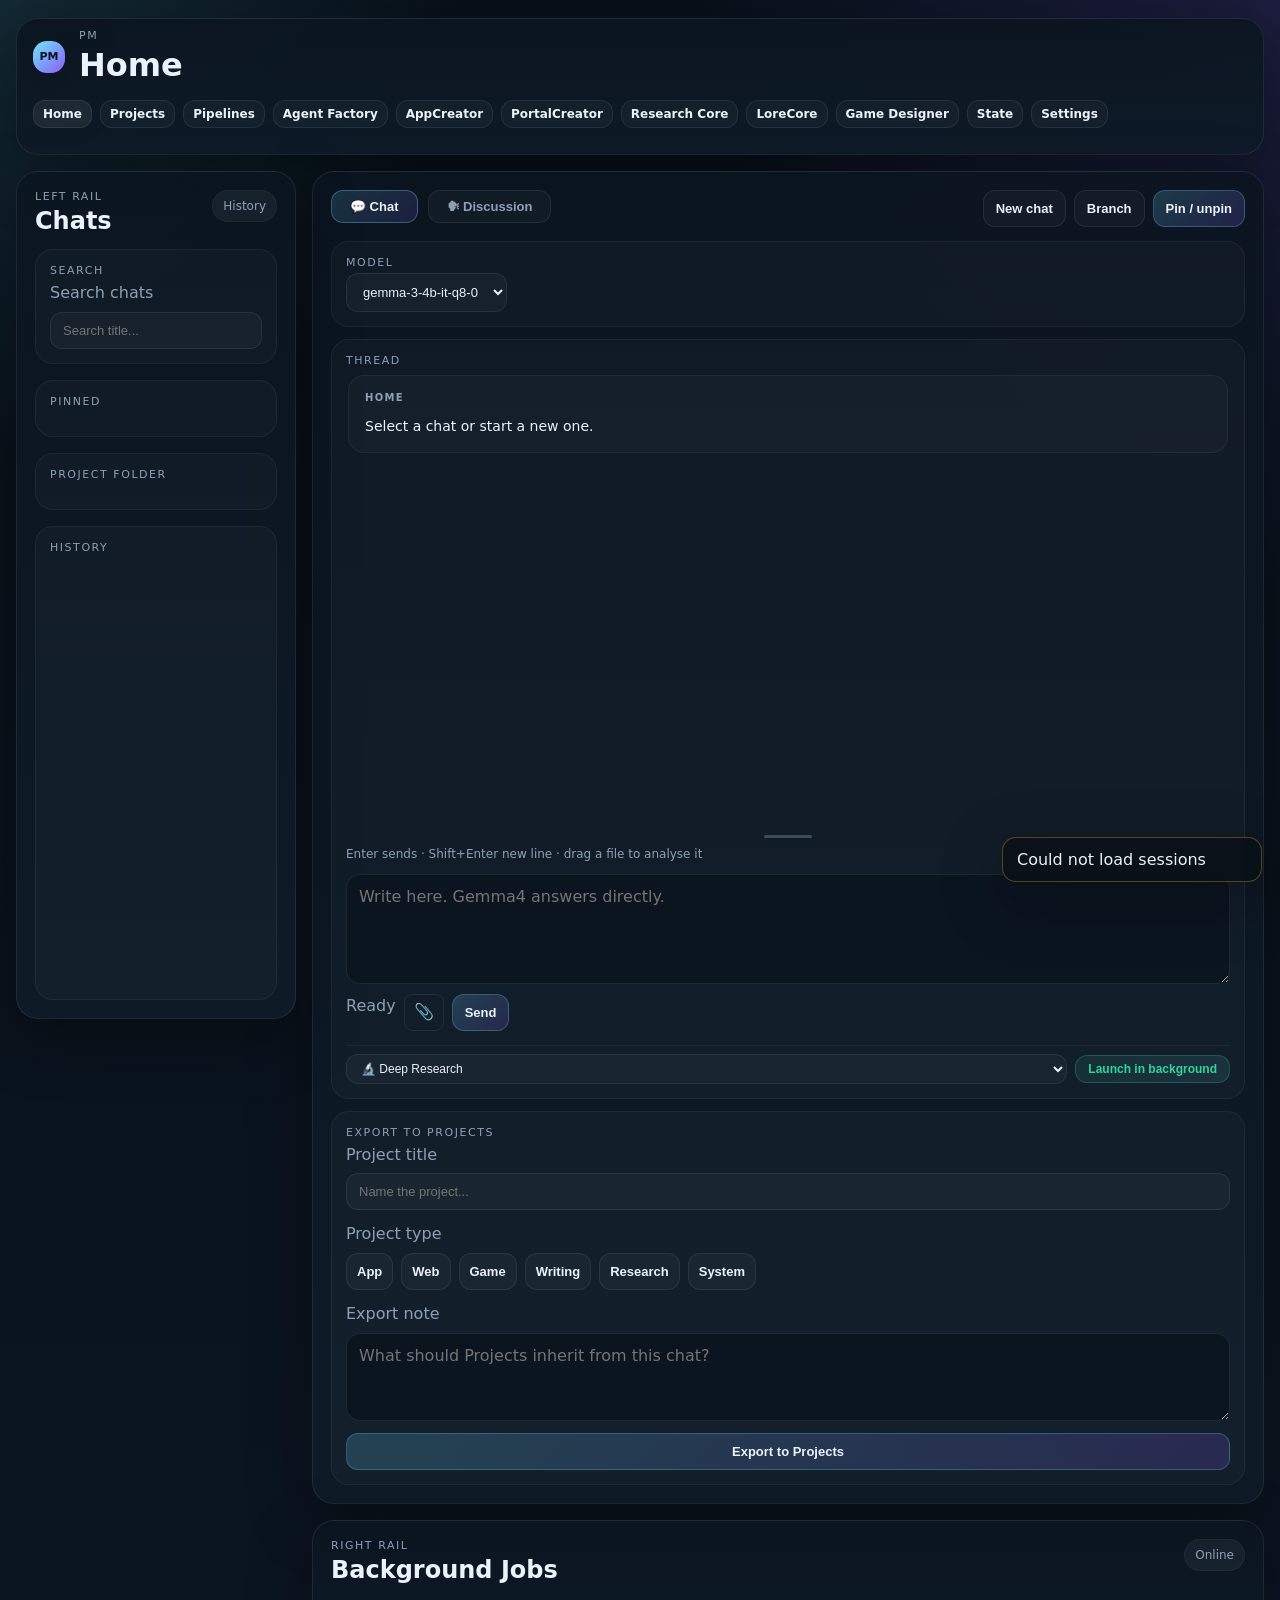
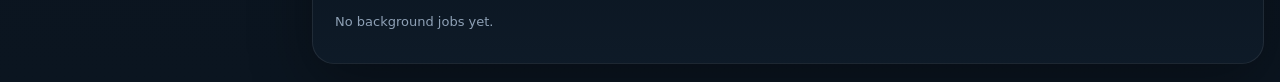
<file: index.html>
<!DOCTYPE html>
<html lang="en">
<head>
  <meta charset="UTF-8" />
  <meta name="viewport" content="width=device-width, initial-scale=1.0" />
  <title>PM — Home</title>
  <meta name="description" content="Maneit OS — Home" />
  <link rel="icon" href="data:image/svg+xml,%3Csvg%20xmlns%3D%27http%3A//www.w3.org/2000/svg%27%20viewBox%3D%270%200%2064%2064%27%3E%3Crect%20width%3D%2764%27%20height%3D%2764%27%20rx%3D%2716%27%20fill%3D%27%23111827%27/%3E%3Cpath%20d%3D%27M16%2044V20h10l8%2014%208-14h10v24h-8V32l-7%2012h-6l-7-12v12z%27%20fill%3D%27%23d1d5db%27/%3E%3C/svg%3E" />
  <link rel="stylesheet" href="page.css" />
  <style>
    /* ── Multi-select dropdown ── */
    .multi-select-wrapper { position: relative; }
    .multi-select-trigger {
      width: 100%;
      text-align: left;
      background: rgba(255,255,255,0.03);
      border: 1px solid rgba(255,255,255,0.08);
      color: var(--text);
      padding: 8px 12px;
      border-radius: 12px;
      cursor: pointer;
      font-size: 13px;
      white-space: nowrap;
      overflow: hidden;
      text-overflow: ellipsis;
    }
    .multi-select-trigger:hover { border-color: rgba(110,231,255,0.24); }
    .multi-select-dropdown {
      display: none;
      position: absolute;
      top: calc(100% + 4px);
      left: 0;
      right: 0;
      z-index: 200;
      background: #0b1520;
      border: 1px solid rgba(255,255,255,0.08);
      border-radius: 12px;
      max-height: 240px;
      overflow-y: auto;
      padding: 4px 0;
      box-shadow: 0 12px 40px rgba(0,0,0,0.4);
    }
    .multi-select-dropdown.is-open { display: block; }
    .multi-select-option {
      display: flex;
      align-items: center;
      gap: 8px;
      padding: 8px 12px;
      font-size: 13px;
      cursor: pointer;
      color: var(--text);
    }
    .multi-select-option:hover { background: rgba(255,255,255,0.05); }
    .multi-select-option input[type="checkbox"] { margin: 0; cursor: pointer; accent-color: var(--accent); }
    .multi-select-option label { cursor: pointer; flex: 1; }
    .multi-select-empty { padding: 8px 12px; font-size: 13px; color: var(--muted); }

    /* ── Intent button ── */
    .intent-btn {
      min-width: 96px;
      font-size: 12px;
      padding: 6px 10px;
      border-radius: 10px;
      transition: background 0.15s, border-color 0.15s;
      flex-shrink: 0;
    }
    .intent-btn--active {
      background: rgba(110,231,255,0.15);
      border-color: rgba(110,231,255,0.4);
      color: var(--accent, #6ee7ff);
    }

    /* ── Home layout — 3 columns at 1440p ── */
    .home-layout {
      display: grid;
      grid-template-columns: 290px 1fr 340px;
      grid-template-areas:
        "left  center right";
      gap: 16px;
      align-items: start;
    }
    .panel-left    { grid-area: left; }
    .panel-center  { grid-area: center; }
    .panel-right   { grid-area: right; }

    .home-chat-card { display: flex; flex-direction: column; }

    /* ── 1650px ── */
    @media (max-width: 1650px) {
      .home-layout {
        grid-template-columns: 280px 1fr;
        grid-template-areas:
          "left  center"
          "left  right";
      }
    }

    /* ── 1180px ── */
    @media (max-width: 1180px) {
      .home-layout {
        grid-template-columns: 1fr;
        grid-template-areas:
          "left"
          "center"
          "right";
      }
    }
  </style>
</head>
<body>
  <div class="page-shell">
    <header class="page-header">
      <div class="brand">
        <div class="brand-mark">PM</div>
        <div class="header-copy">
          <div class="eyebrow">PM</div>
          <h1>Home</h1>
          <p>Daily-driver chat surface — history left, chat centre, export and todos right, calendar bottom.</p>
        </div>
      </div>

      <nav class="global-nav" aria-label="Primary">
        <a class="nav-link nav-link--active" href="./">Home</a>
        <a class="nav-link" href="./projects/">Projects</a>
        <a class="nav-link" href="./pipelines/">Pipelines</a>
        <a class="nav-link" href="./agent-factory/">Agent Factory</a>
        <a class="nav-link" href="./appcreator/">AppCreator</a>
        <a class="nav-link" href="./portalcreator/">PortalCreator</a>
        <a class="nav-link" href="./research-core/">Research Core</a>
        <a class="nav-link" href="./lorecore/">LoreCore</a>
        <a class="nav-link" href="./game-designer/">Game Designer</a>
        <a class="nav-link" href="./state/">State</a>
        <a class="nav-link" href="./settings/">Settings</a>
      </nav>

      <div class="header-actions">
      </div>
    </header>

    <section class="home-layout">

      <!-- ── LEFT — chat history ── -->
      <aside class="panel panel-left">
        <div class="section-title">
          <div>
            <div class="eyebrow">Left rail</div>
            <h2>Chats</h2>
          </div>
          <span class="status-chip status-chip--good">History</span>
        </div>

        <div class="stack stack--md">
          <article class="card card--compact">
            <div class="eyebrow">Search</div>
            <label class="inline-field">
              <span class="soft">Search chats</span>
              <input class="input" id="chatSearch" placeholder="Search title..." />
            </label>
          </article>

          <article class="card card--compact">
            <div class="section-title section-title--tight">
              <div><div class="eyebrow">Pinned</div></div>
            </div>
            <div class="chat-history-list" id="pinnedChatsList"></div>
          </article>

          <article class="card card--compact">
            <div class="section-title section-title--tight">
              <div><div class="eyebrow">Project folder</div></div>
            </div>
            <div class="chat-history-list" id="projectFolderList"></div>
          </article>

          <article class="card card--compact">
            <div class="section-title section-title--tight">
              <div><div class="eyebrow">History</div></div>
            </div>
            <div class="chat-history-list" id="chatHistoryList"></div>
          </article>
        </div>
      </aside>

      <!-- ── CENTER — chat ── -->
      <main class="panel panel-center">
        <div class="section-title">
          <div style="display:flex;align-items:center;gap:10px;">
            <button class="surface-tab surface-tab--active" id="tabChat" type="button">💬 Chat</button>
            <button class="surface-tab" id="tabDiscussion" type="button">🗣 Discussion</button>
          </div>
          <div class="button-row">
            <button class="button" id="newChatBtn" type="button">New chat</button>
            <button class="button" id="branchChatBtn" type="button">Branch</button>
            <button class="button button--primary" id="pinChatBtn" type="button">Pin / unpin</button>
          </div>
        </div>

        <!-- Discussion model picker — shown only in Discussion mode -->
        <div id="discussionPanel" style="display:none;margin-bottom:12px;">
          <article class="card card--compact">
            <div class="eyebrow">Discussion specialists</div>
            <div id="discussionModelPicker" style="display:flex;flex-wrap:wrap;gap:8px;margin-top:8px;"></div>
          </article>
        </div>



        <article class="card card--compact" style="margin-bottom: 12px;">
          <div class="eyebrow">Model</div>
          <div id="modelSelectArea"></div>
        </article>

        <article class="card home-chat-card">
          <div class="eyebrow">Thread</div>

          <div class="chat-thread" id="chatThread">
            <div class="bubble bubble--assistant">
              <div class="bubble-head">Home daily driver</div>
              <p>Select an existing chat or create a new one to begin.</p>
            </div>
          </div>

          <div id="chatResizeHandle" title="Drag to resize chat"></div>

          <div class="composer-box" id="composerArea">
            <div class="soft" style="font-size:12px;">Enter sends · Shift+Enter new line · drag a file to analyse it</div>
            <div id="uploadPill"></div>
            <textarea class="textarea composer-textarea" id="composerInput" placeholder="Write here. Multi sends to all selected models. Discussion lets specialists join when relevant."></textarea>
            <div class="composer-actions">
              <span class="soft" id="composerStatus">Ready</span>
              <input type="file" id="fileUploadInput" />
              <button id="uploadBtn" type="button" title="Attach file">📎</button>
              <button class="button" id="stopBtn" type="button" style="display:none;border-color:rgba(251,113,133,0.3);color:#fb7185;">Stop</button>
              <button class="button button--primary" id="sendBtn" type="button">Send</button>
            </div>
            <!-- Background job launcher — always visible below composer -->
            <div class="bg-job-row">
              <select class="select bg-job-select" id="bgJobType">
                <option value="deep_research">🔬 Deep Research</option>
                <option value="deep_reasoning">🧠 Deep Reasoning</option>
                <option value="system_analysis">🔍 System Analysis</option>
              </select>
              <button class="button bg-job-btn" id="launchJobBtn" type="button">Launch in background</button>
            </div>
          </div>
        </article>

        <article class="card card--compact" style="margin-top:12px;">
          <div class="eyebrow">Export to Projects</div>
          <div class="field-grid">
            <label class="inline-field"><span class="soft">Project title</span><input class="input" id="exportTitle" placeholder="Name the project..." /></label>
            <div class="inline-field"><span class="soft">Project type</span>
              <div class="chip-row" id="projectTypeTags">
                <button class="button tag" type="button" data-tag="App">App</button>
                <button class="button tag" type="button" data-tag="Web">Web</button>
                <button class="button tag" type="button" data-tag="Game">Game</button>
                <button class="button tag" type="button" data-tag="Writing">Writing</button>
                <button class="button tag" type="button" data-tag="Research">Research</button>
                <button class="button tag" type="button" data-tag="System">System</button>
              </div>
            </div>
            <label class="inline-field"><span class="soft">Export note</span><textarea class="textarea textarea--sm" id="exportNote" placeholder="What should Projects inherit from this chat?"></textarea></label>
            <button class="button button--primary" id="exportBtn" type="button">Export to Projects</button>
          </div>
        </article>
      </main>

      <!-- ── RIGHT — background jobs ── -->
      <aside class="panel panel-right">
        <div class="section-title">
          <div>
            <div class="eyebrow">Right rail</div>
            <h2>Background Jobs</h2>
          </div>
          <span class="status-chip" id="globalStatusChip">Loading</span>
        </div>
        <div class="job-list" id="jobsList">
          <div class="job-empty">No background jobs yet.</div>
        </div>
      </aside>

    </section>

    <div id="toast" class="toast" role="status" aria-live="polite"></div>
  </div>

  <script>
  (function () {
    try {
      const params = new URLSearchParams(window.location.search);
      const apiBase = params.get("apiBase");
      if (apiBase) {
        const normalized = apiBase.replace(/\/+$/, "");
        window.PM_API_BASE = normalized;
        localStorage.setItem("PM_API_BASE", normalized);
      } else {
        const saved = localStorage.getItem("PM_API_BASE");
        if (saved) window.PM_API_BASE = saved;
      }
    } catch (error) {}
  })();
  </script>
  <script src="page.js"></script>
</body>
</html>
</file>
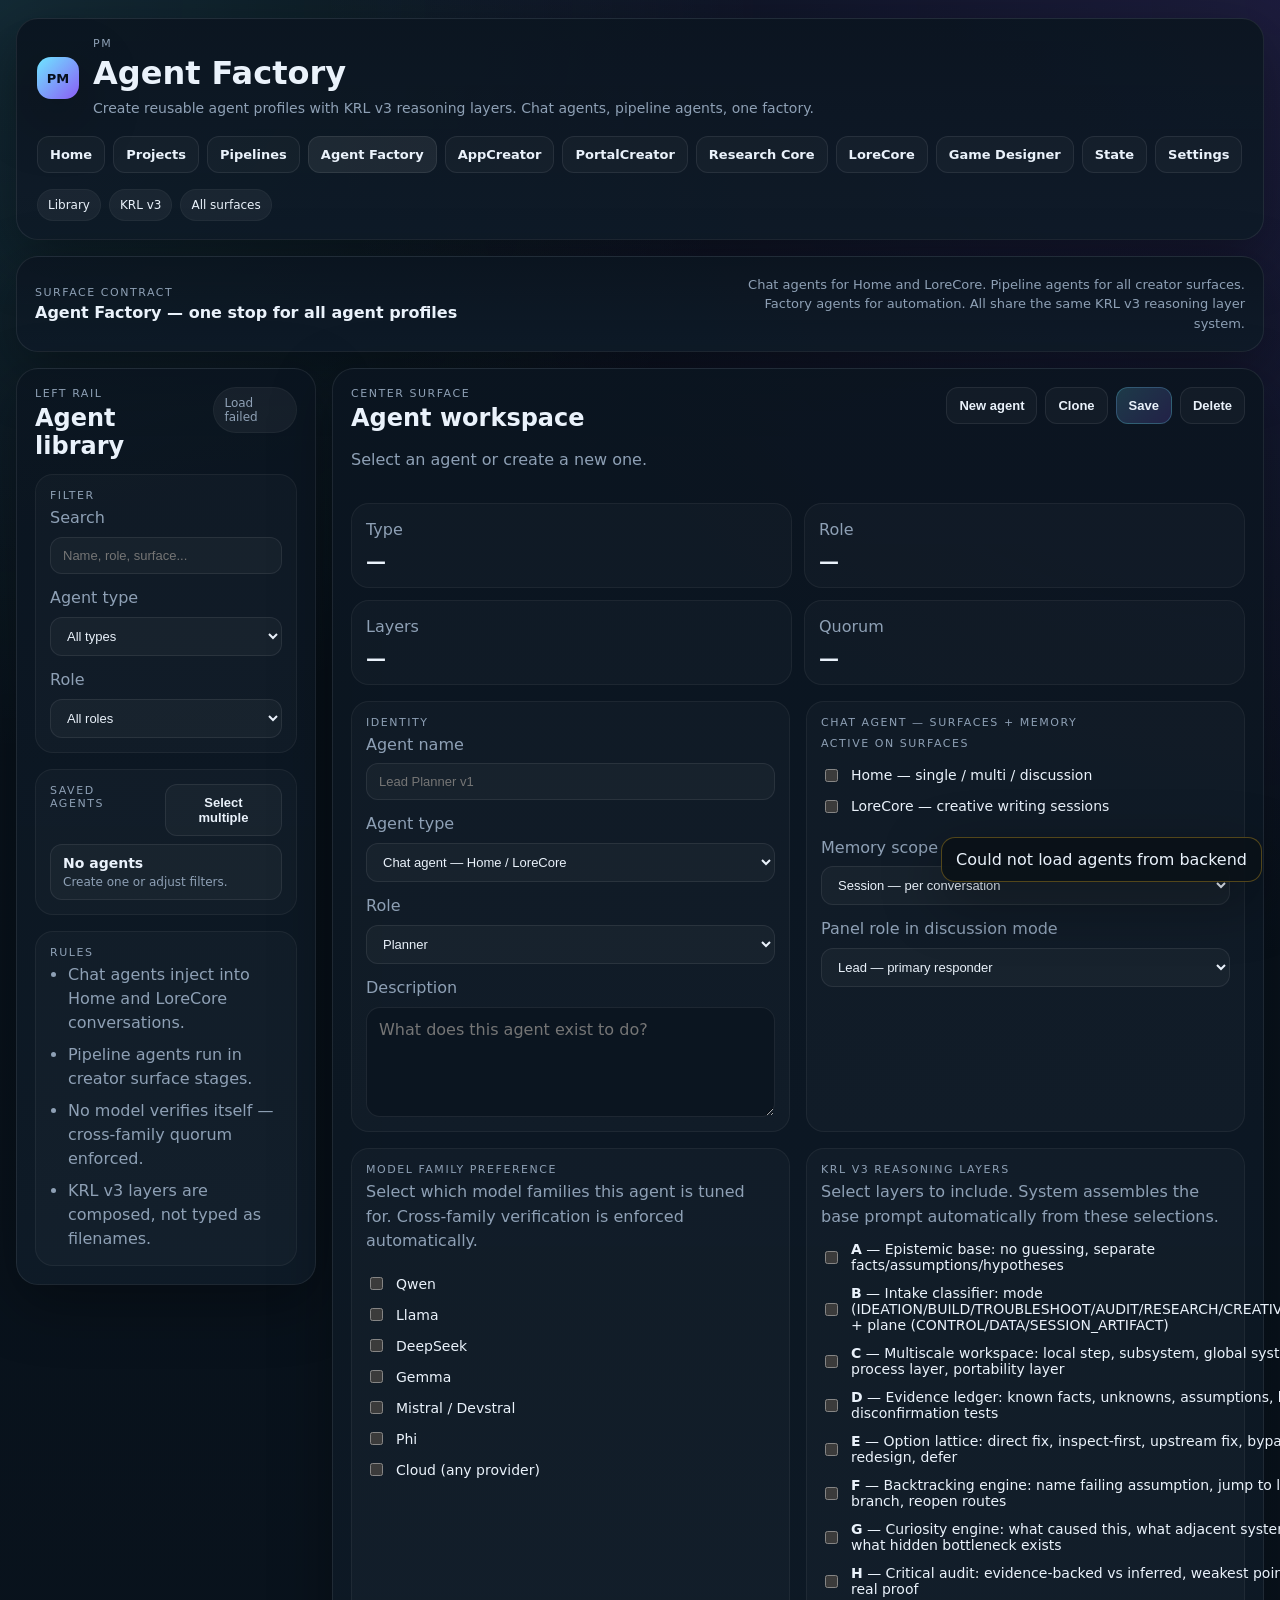
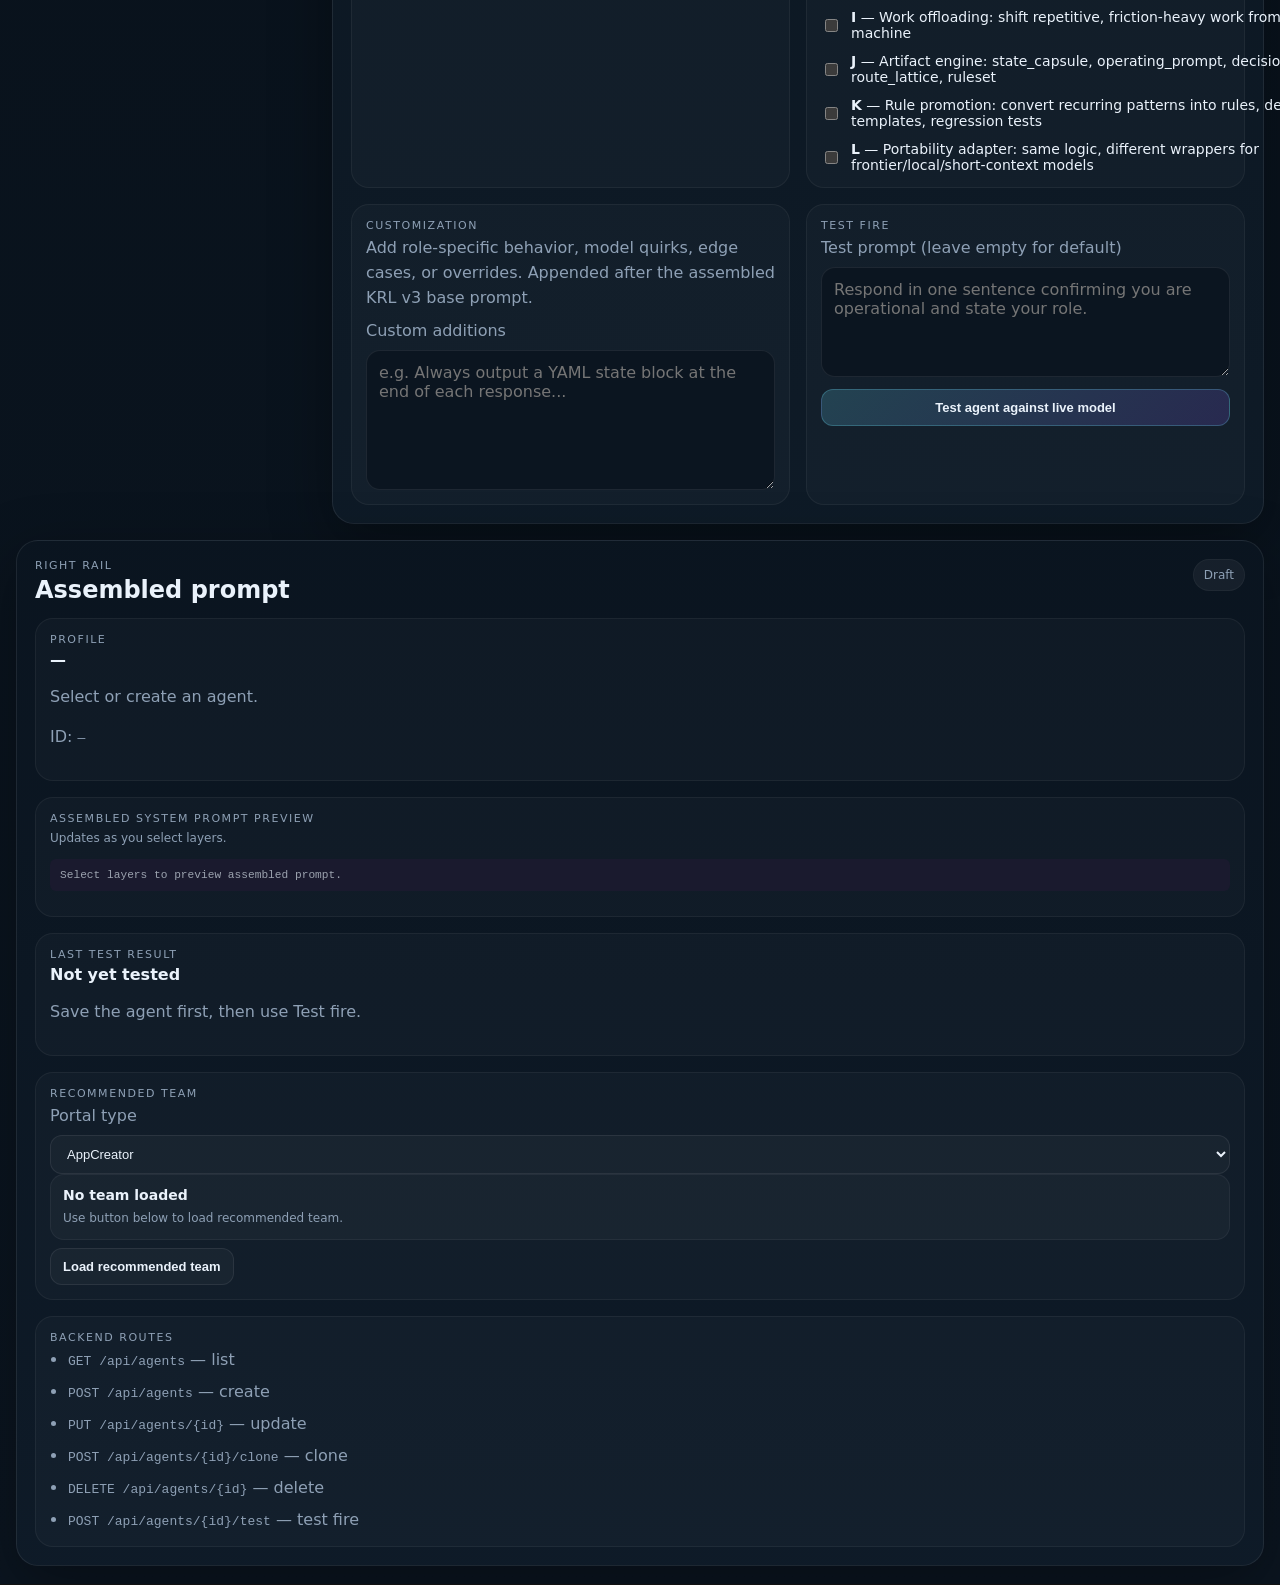
<file: agent-factory/index.html>
<!DOCTYPE html>
<html lang="en">
<head>
  <meta charset="UTF-8" />
  <meta name="viewport" content="width=device-width, initial-scale=1.0" />
  <title>PM — Agent Factory</title>
  <meta name="description" content="Create and manage reusable agent profiles with KRL v3 reasoning layers." />
  <link rel="icon" href="data:image/svg+xml,%3Csvg%20xmlns%3D%27http%3A//www.w3.org/2000/svg%27%20viewBox%3D%270%200%2064%2064%27%3E%3Crect%20width%3D%2764%27%20height%3D%2764%27%20rx%3D%2716%27%20fill%3D%27%23111827%27/%3E%3Cpath%20d%3D%27M16%2044V20h10l8%2014%208-14h10v24h-8V32l-7%2012h-6l-7-12v12z%27%20fill%3D%27%23d1d5db%27/%3E%3C/svg%3E" />
  <link rel="stylesheet" href="page.css" />
</head>
<body>
  <div class="page-shell">
    <header class="page-header">
      <div class="brand">
        <div class="brand-mark">PM</div>
        <div class="header-copy">
          <div class="eyebrow">PM</div>
          <h1>Agent Factory</h1>
          <p>Create reusable agent profiles with KRL v3 reasoning layers. Chat agents, pipeline agents, one factory.</p>
        </div>
      </div>
      <nav class="global-nav" aria-label="Primary">
        <a class="nav-link" href="../">Home</a>
        <a class="nav-link" href="../projects/">Projects</a>
        <a class="nav-link" href="../pipelines/">Pipelines</a>
        <a class="nav-link nav-link--active" href="../agent-factory/">Agent Factory</a>
        <a class="nav-link" href="../appcreator/">AppCreator</a>
        <a class="nav-link" href="../portalcreator/">PortalCreator</a>
        <a class="nav-link" href="../research-core/">Research Core</a>
        <a class="nav-link" href="../lorecore/">LoreCore</a>
        <a class="nav-link" href="../game-designer/">Game Designer</a>
        <a class="nav-link" href="../state/">State</a>
        <a class="nav-link" href="../settings/">Settings</a>
      </nav>
      <div class="header-actions">
        <span class="chip">Library</span>
        <span class="chip">KRL v3</span>
        <span class="chip">All surfaces</span>
      </div>
    </header>

    <section class="surface-banner panel">
      <div>
        <div class="eyebrow">Surface contract</div>
        <strong>Agent Factory — one stop for all agent profiles</strong>
      </div>
      <div class="banner-note">
        Chat agents for Home and LoreCore. Pipeline agents for all creator surfaces. Factory agents for automation. All share the same KRL v3 reasoning layer system.
      </div>
    </section>

    <section class="factory-layout">

      <!-- ── LEFT RAIL — Library ── -->
      <aside class="panel panel-left">
        <div class="section-title">
          <div>
            <div class="eyebrow">Left rail</div>
            <h2>Agent library</h2>
          </div>
          <span class="status-chip status-chip--warn" id="libraryStatusChip">Loading</span>
        </div>

        <div class="stack stack--md">
          <article class="card card--compact">
            <div class="eyebrow">Filter</div>
            <div class="field-grid">
              <label class="inline-field">
                <span class="soft">Search</span>
                <input class="input" id="agentSearch" placeholder="Name, role, surface..." />
              </label>
              <label class="inline-field">
                <span class="soft">Agent type</span>
                <select class="select" id="filterType">
                  <option value="all">All types</option>
                  <option value="chat">Chat</option>
                  <option value="pipeline">Pipeline</option>
                  <option value="factory">Factory</option>
                </select>
              </label>
              <label class="inline-field">
                <span class="soft">Role</span>
                <select class="select" id="filterRole">
                  <option value="all">All roles</option>
                  <option>Planner</option>
                  <option>Reasoner</option>
                  <option>Coder</option>
                  <option>Builder</option>
                  <option>Verifier</option>
                  <option>Critic</option>
                  <option>Router</option>
                  <option>Resolver</option>
                  <option>Auditor</option>
                  <option>Research</option>
                  <option>Creative</option>
                </select>
              </label>
            </div>
          </article>

          <article class="card card--compact">
            <div class="section-title" style="margin-bottom:8px;">
              <div class="eyebrow">Saved agents</div>
              <button class="button button--small" id="selectModeBtn" type="button">Select multiple</button>
            </div>

            <!-- Multi-select toolbar — hidden until selection mode is active -->
            <div id="multiToolbar" style="display:none;align-items:center;gap:8px;margin-bottom:8px;flex-wrap:wrap;">
              <span id="multiCount" style="font-size:0.75rem;color:var(--text-muted,#9ca3af);">None selected</span>
              <button class="button button--small button--danger" id="bulkDeleteBtn" type="button" disabled>Delete selected</button>
              <button class="button button--small" id="bulkCloneBtn" type="button" disabled>Clone selected</button>
            </div>

            <div id="agentLibraryList" class="agent-library-list" aria-live="polite">
              <div class="library-card"><strong>Loading...</strong></div>
            </div>
          </article>

          <article class="card card--compact">
            <div class="eyebrow">Rules</div>
            <ul class="rule-list">
              <li>Chat agents inject into Home and LoreCore conversations.</li>
              <li>Pipeline agents run in creator surface stages.</li>
              <li>No model verifies itself — cross-family quorum enforced.</li>
              <li>KRL v3 layers are composed, not typed as filenames.</li>
            </ul>
          </article>
        </div>
      </aside>

      <!-- ── CENTER — Workspace ── -->
      <main class="panel panel-center">
        <div class="section-title">
          <div>
            <div class="eyebrow">Center surface</div>
            <h2 id="workspaceTitle">Agent workspace</h2>
            <p class="muted" id="workspaceSubtitle">Select an agent or create a new one.</p>
          </div>
          <div class="button-row">
            <button class="button" id="newAgentBtn" type="button">New agent</button>
            <button class="button" id="cloneAgentBtn" type="button">Clone</button>
            <button class="button button--primary" id="saveAgentBtn" type="button">Save</button>
            <button class="button" id="deleteAgentBtn" type="button">Delete</button>
          </div>
        </div>

        <!-- KPI strip -->
        <section class="workspace-kpis">
          <article class="metric-card">
            <span class="soft">Type</span>
            <strong id="kpiType">—</strong>
          </article>
          <article class="metric-card">
            <span class="soft">Role</span>
            <strong id="kpiRole">—</strong>
          </article>
          <article class="metric-card">
            <span class="soft">Layers</span>
            <strong id="kpiLayers">—</strong>
          </article>
          <article class="metric-card">
            <span class="soft">Quorum</span>
            <strong id="kpiQuorum">—</strong>
          </article>
        </section>

        <div class="workspace-grid">

          <!-- Identity -->
          <article class="card">
            <div class="eyebrow">Identity</div>
            <div class="field-grid">
              <label class="inline-field">
                <span class="soft">Agent name</span>
                <input class="input" id="agentName" placeholder="Lead Planner v1" />
              </label>
              <label class="inline-field">
                <span class="soft">Agent type</span>
                <select class="select" id="agentType">
                  <option value="chat">Chat agent — Home / LoreCore</option>
                  <option value="pipeline">Pipeline agent — Creator surfaces</option>
                  <option value="factory">Factory agent — Spawning / automation</option>
                </select>
              </label>
              <label class="inline-field">
                <span class="soft">Role</span>
                <select class="select" id="agentRole">
                  <option>Planner</option>
                  <option>Reasoner</option>
                  <option>Coder</option>
                  <option>Builder</option>
                  <option>Verifier</option>
                  <option>Critic</option>
                  <option>Router</option>
                  <option>Resolver</option>
                  <option>Auditor</option>
                  <option>Research</option>
                  <option>Creative</option>
                </select>
              </label>
              <label class="inline-field">
                <span class="soft">Description</span>
                <textarea class="textarea" id="agentDescription" rows="2" placeholder="What does this agent exist to do?"></textarea>
              </label>
            </div>
          </article>

          <!-- Chat agent fields -->
          <article class="card" id="chatFields">
            <div class="eyebrow">Chat agent — surfaces + memory</div>
            <div class="field-grid">
              <div class="eyebrow" style="margin-top:4px;">Active on surfaces</div>
              <label class="checkbox-row">
                <input type="checkbox" id="surfaceHome" />
                <span>Home — single / multi / discussion</span>
              </label>
              <label class="checkbox-row">
                <input type="checkbox" id="surfaceLorecore" />
                <span>LoreCore — creative writing sessions</span>
              </label>
              <label class="inline-field" style="margin-top:8px;">
                <span class="soft">Memory scope</span>
                <select class="select" id="chatMemoryScope">
                  <option value="session">Session — per conversation</option>
                  <option value="project">Project — shared across sessions</option>
                  <option value="global">Global — always available</option>
                </select>
              </label>
              <label class="inline-field">
                <span class="soft">Panel role in discussion mode</span>
                <select class="select" id="chatPanelRole">
                  <option value="lead">Lead — primary responder</option>
                  <option value="support">Support — critique and verify</option>
                  <option value="router">Router — route and summarize</option>
                </select>
              </label>
            </div>
          </article>

          <!-- Pipeline agent fields -->
          <article class="card" id="pipelineFields" style="display:none;">
            <div class="eyebrow">Pipeline agent — stages + contracts</div>
            <div class="field-grid">
              <label class="inline-field">
                <span class="soft">Output contract</span>
                <input class="input" id="agentOutputContract" placeholder="structured_markdown_plan, raw_python_file..." />
              </label>
              <label class="inline-field">
                <span class="soft">Validation gate</span>
                <input class="input" id="agentValidationGate" placeholder="plan_schema_gate, python_static_check..." />
              </label>
              <label class="inline-field">
                <span class="soft">Quorum default</span>
                <select class="select" id="agentQuorum">
                  <option value="single">Single pass</option>
                  <option value="2-of-3">2-of-3</option>
                  <option value="3-of-3">3-of-3</option>
                </select>
              </label>
              <label class="inline-field">
                <span class="soft">Fallback policy</span>
                <select class="select" id="agentFallback">
                  <option value="explicit_fallback_only">Explicit fallback only</option>
                  <option value="same_family_fallback">Same family fallback</option>
                  <option value="no_fallback">No fallback</option>
                </select>
              </label>
              <label class="inline-field">
                <span class="soft">Timeout</span>
                <select class="select" id="agentTimeout">
                  <option value="60">60s</option>
                  <option value="90">90s</option>
                  <option value="120">120s</option>
                  <option value="150">150s</option>
                </select>
              </label>
              <label class="inline-field">
                <span class="soft">Memory scope</span>
                <select class="select" id="pipelineMemoryScope">
                  <option value="job">Job — per pipeline run</option>
                  <option value="project">Project — shared across runs</option>
                  <option value="session">Session</option>
                </select>
              </label>
            </div>
          </article>

          <!-- Model family -->
          <article class="card">
            <div class="eyebrow">Model family preference</div>
            <div class="field-grid">
              <p class="muted" style="margin:0 0 8px;">Select which model families this agent is tuned for. Cross-family verification is enforced automatically.</p>
              <div class="checkbox-row"><input type="checkbox" id="familyQwen" value="qwen" /><span>Qwen</span></div>
              <div class="checkbox-row"><input type="checkbox" id="familyLlama" value="llama" /><span>Llama</span></div>
              <div class="checkbox-row"><input type="checkbox" id="familyDeepseek" value="deepseek" /><span>DeepSeek</span></div>
              <div class="checkbox-row"><input type="checkbox" id="familyGemma" value="gemma" /><span>Gemma</span></div>
              <div class="checkbox-row"><input type="checkbox" id="familyMistral" value="mistral" /><span>Mistral / Devstral</span></div>
              <div class="checkbox-row"><input type="checkbox" id="familyPhi" value="phi" /><span>Phi</span></div>
              <div class="checkbox-row"><input type="checkbox" id="familyCloud" value="cloud" /><span>Cloud (any provider)</span></div>
            </div>
          </article>

          <!-- KRL v3 layer selector -->
          <article class="card">
            <div class="eyebrow">KRL v3 reasoning layers</div>
            <p class="muted" style="margin:0 0 12px;">Select layers to include. System assembles the base prompt automatically from these selections.</p>
            <div class="field-grid">
              <label class="checkbox-row"><input type="checkbox" class="krl-layer" value="A" /><span><strong>A</strong> — Epistemic base: no guessing, separate facts/assumptions/hypotheses</span></label>
              <label class="checkbox-row"><input type="checkbox" class="krl-layer" value="B" /><span><strong>B</strong> — Intake classifier: mode (IDEATION/BUILD/TROUBLESHOOT/AUDIT/RESEARCH/CREATIVE/SALVAGE) + plane (CONTROL/DATA/SESSION_ARTIFACT)</span></label>
              <label class="checkbox-row"><input type="checkbox" class="krl-layer" value="C" /><span><strong>C</strong> — Multiscale workspace: local step, subsystem, global system, process layer, portability layer</span></label>
              <label class="checkbox-row"><input type="checkbox" class="krl-layer" value="D" /><span><strong>D</strong> — Evidence ledger: known facts, unknowns, assumptions, hypotheses, disconfirmation tests</span></label>
              <label class="checkbox-row"><input type="checkbox" class="krl-layer" value="E" /><span><strong>E</strong> — Option lattice: direct fix, inspect-first, upstream fix, bypass, redesign, defer</span></label>
              <label class="checkbox-row"><input type="checkbox" class="krl-layer" value="F" /><span><strong>F</strong> — Backtracking engine: name failing assumption, jump to last clean branch, reopen routes</span></label>
              <label class="checkbox-row"><input type="checkbox" class="krl-layer" value="G" /><span><strong>G</strong> — Curiosity engine: what caused this, what adjacent system solved it, what hidden bottleneck exists</span></label>
              <label class="checkbox-row"><input type="checkbox" class="krl-layer" value="H" /><span><strong>H</strong> — Critical audit: evidence-backed vs inferred, weakest point, smallest real proof</span></label>
              <label class="checkbox-row"><input type="checkbox" class="krl-layer" value="I" /><span><strong>I</strong> — Work offloading: shift repetitive, friction-heavy work from human to machine</span></label>
              <label class="checkbox-row"><input type="checkbox" class="krl-layer" value="J" /><span><strong>J</strong> — Artifact engine: state_capsule, operating_prompt, decision_log, route_lattice, ruleset</span></label>
              <label class="checkbox-row"><input type="checkbox" class="krl-layer" value="K" /><span><strong>K</strong> — Rule promotion: convert recurring patterns into rules, detectors, templates, regression tests</span></label>
              <label class="checkbox-row"><input type="checkbox" class="krl-layer" value="L" /><span><strong>L</strong> — Portability adapter: same logic, different wrappers for frontier/local/short-context models</span></label>
            </div>
          </article>

          <!-- Customization -->
          <article class="card">
            <div class="eyebrow">Customization</div>
            <p class="muted" style="margin:0 0 8px;">Add role-specific behavior, model quirks, edge cases, or overrides. Appended after the assembled KRL v3 base prompt.</p>
            <label class="inline-field">
              <span class="soft">Custom additions</span>
              <textarea class="textarea" id="agentCustomization" rows="6" placeholder="e.g. Always output a YAML state block at the end of each response..."></textarea>
            </label>
          </article>

          <!-- Test fire -->
          <article class="card">
            <div class="eyebrow">Test fire</div>
            <div class="field-grid">
              <label class="inline-field">
                <span class="soft">Test prompt (leave empty for default)</span>
                <textarea class="textarea" id="agentTestPrompt" rows="2" placeholder="Respond in one sentence confirming you are operational and state your role."></textarea>
              </label>
              <button class="button button--primary" id="testAgentBtn" type="button">Test agent against live model</button>
            </div>
          </article>

        </div>
      </main>

      <!-- ── RIGHT RAIL — Preview ── -->
      <aside class="panel panel-right">
        <div class="section-title">
          <div>
            <div class="eyebrow">Right rail</div>
            <h2>Assembled prompt</h2>
          </div>
          <span class="status-chip status-chip--warn" id="workspaceStatusChip">Draft</span>
        </div>

        <div class="stack stack--md">
          <article class="card card--compact">
            <div class="eyebrow">Profile</div>
            <strong id="previewName">—</strong>
            <p class="muted" id="previewDescription">Select or create an agent.</p>
            <p class="muted">ID: <code id="previewId">—</code></p>
          </article>

          <article class="card card--compact">
            <div class="eyebrow">Assembled system prompt preview</div>
            <p class="muted" style="margin:0 0 8px;font-size:0.75rem;">Updates as you select layers.</p>
            <pre id="promptPreview" style="font-size:0.7rem;white-space:pre-wrap;word-break:break-word;max-height:400px;overflow-y:auto;background:var(--surface-2,#1a1a2e);padding:10px;border-radius:6px;color:var(--text-muted,#9ca3af);">Select layers to preview assembled prompt.</pre>
          </article>

          <article class="card card--compact">
            <div class="eyebrow">Last test result</div>
            <div id="testResultBox">
              <strong>Not yet tested</strong>
              <p class="muted">Save the agent first, then use Test fire.</p>
            </div>
          </article>

          <article class="card card--compact">
            <div class="eyebrow">Recommended team</div>
            <label class="inline-field">
              <span class="soft">Portal type</span>
              <select class="select" id="recommendedPortalType">
                <option value="appcreator">AppCreator</option>
                <option value="portalcreator">PortalCreator</option>
                <option value="research-core">Research Core</option>
                <option value="game-designer">Game Designer</option>
                <option value="lorecore">LoreCore</option>
              </select>
            </label>
            <div class="preview-box" id="recommendedTeamBox">
              <strong>No team loaded</strong>
              <span>Use button below to load recommended team.</span>
            </div>
            <button class="button" id="loadRecommendedBtn" type="button" style="margin-top:8px;">Load recommended team</button>
          </article>

          <article class="card card--compact">
            <div class="eyebrow">Backend routes</div>
            <ul class="rule-list">
              <li><code>GET /api/agents</code> — list</li>
              <li><code>POST /api/agents</code> — create</li>
              <li><code>PUT /api/agents/{id}</code> — update</li>
              <li><code>POST /api/agents/{id}/clone</code> — clone</li>
              <li><code>DELETE /api/agents/{id}</code> — delete</li>
              <li><code>POST /api/agents/{id}/test</code> — test fire</li>
            </ul>
          </article>
        </div>
      </aside>
    </section>

    <div id="toast" class="toast" role="status" aria-live="polite"></div>
  </div>

  <script>
    (function () {
      try {
        const params = new URLSearchParams(window.location.search);
        const apiBase = params.get("apiBase");
        if (apiBase) { window.PM_API_BASE = apiBase.replace(/\/+$/, ""); localStorage.setItem("PM_API_BASE", window.PM_API_BASE); }
        else { const saved = localStorage.getItem("PM_API_BASE"); if (saved) window.PM_API_BASE = saved; }
      } catch {}
    })();
  </script>
  <script type="module" src="page.js"></script>
</body>
</html>
</file>
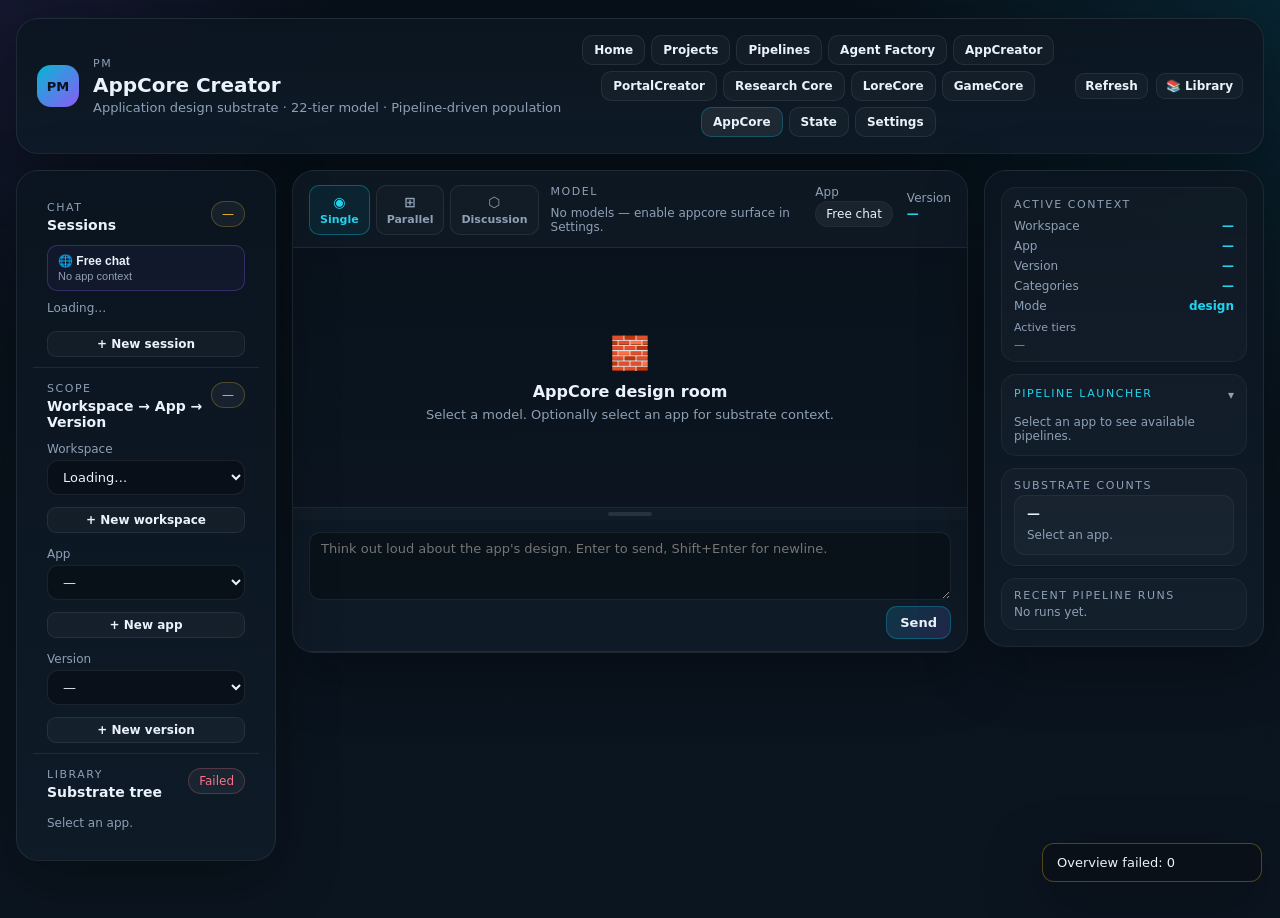
<file: appcreator/index.html>
<!DOCTYPE html>
<html lang="en">
<head>
  <meta charset="UTF-8" />
  <meta name="viewport" content="width=device-width, initial-scale=1.0" />
  <title>PM — AppCore Creator</title>
  <link rel="icon" href="data:image/svg+xml,%3Csvg%20xmlns='http://www.w3.org/2000/svg'%20viewBox='0%200%2064%2064'%3E%3Crect%20width='64'%20height='64'%20rx='16'%20fill='%23111827'/%3E%3Cpath%20d='M14%2018h8v8h-8zm0%2012h8v8h-8zm0%2012h8v8h-8zm12-24h24v8H26zm0%2012h24v8H26zm0%2012h24v8H26z'%20fill='%2306b6d4'/%3E%3C/svg%3E" />
  <link rel="stylesheet" href="page.css" />
</head>
<body>
<div class="page-shell">

  <header class="page-header">
    <div class="brand">
      <div class="brand-mark">PM</div>
      <div class="header-copy">
        <div class="eyebrow">PM</div>
        <h1>AppCore Creator</h1>
        <p>Application design substrate · 22-tier model · Pipeline-driven population</p>
      </div>
    </div>
    <nav class="global-nav" aria-label="Primary">
      <a class="nav-link" href="../">Home</a>
      <a class="nav-link" href="../projects/">Projects</a>
      <a class="nav-link" href="../pipelines/">Pipelines</a>
      <a class="nav-link" href="../agent-factory/">Agent Factory</a>
      <a class="nav-link" href="../appcreator/">AppCreator</a>
      <a class="nav-link" href="../portalcreator/">PortalCreator</a>
      <a class="nav-link" href="../research-core/">Research Core</a>
      <a class="nav-link" href="../lorecore/">LoreCore</a>
      <a class="nav-link" href="../gamecore-designer/">GameCore</a>
      <a class="nav-link nav-link--active" href="../appcore-creator/">AppCore</a>
      <a class="nav-link" href="../state/">State</a>
      <a class="nav-link" href="../settings/">Settings</a>
    </nav>
    <div class="header-actions">
      <button class="button button--small" id="refreshBtn" type="button">Refresh</button>
      <button class="button button--small" id="modeToggleBtn" type="button">📚 Library</button>
    </div>
  </header>

  <div class="ac-layout">

    <!-- ══ LEFT RAIL ══ -->
    <aside class="panel panel-left">

      <!-- Sessions block -->
      <div class="left-block">
        <div class="left-block-head">
          <div>
            <div class="eyebrow">Chat</div>
            <div class="left-block-title">Sessions</div>
          </div>
          <span class="status-chip status-chip--warn" id="sessionChip">—</span>
        </div>

        <button class="session-item session-item--free" id="freeChatBtn" type="button">
          <div class="session-item-title">🌐 Free chat</div>
          <div class="session-item-sub">No app context</div>
        </button>

        <div id="sessionList" class="session-list">
          <div class="lib-placeholder">Loading…</div>
        </div>

        <button class="button button--small" id="newSessionBtn" type="button" style="width:100%;margin-top:6px;">+ New session</button>
      </div>

      <div class="left-divider"></div>

      <!-- Workspace / App / Version selector -->
      <div class="left-block">
        <div class="left-block-head">
          <div>
            <div class="eyebrow">Scope</div>
            <div class="left-block-title">Workspace → App → Version</div>
          </div>
          <span class="status-chip status-chip--warn" id="scopeChip">—</span>
        </div>

        <label class="inline-field" style="margin-bottom:6px;">
          <span class="soft">Workspace</span>
          <select class="select" id="workspaceSelect"><option value="">Loading…</option></select>
        </label>
        <button class="button button--small" id="newWorkspaceBtn" type="button" style="margin-bottom:8px;">+ New workspace</button>
        <div id="newWorkspaceForm" class="inline-form" style="display:none;margin-bottom:8px;">
          <input class="input" id="newWorkspaceName" placeholder="Workspace name" style="margin-bottom:4px;" />
          <textarea class="textarea" id="newWorkspaceSummary" placeholder="Summary" rows="2" style="margin-bottom:4px;"></textarea>
          <div class="button-row">
            <button class="button button--small" id="cancelWorkspaceBtn" type="button">Cancel</button>
            <button class="button button--small button--primary" id="saveWorkspaceBtn" type="button">Create</button>
          </div>
        </div>

        <label class="inline-field" style="margin-bottom:6px;">
          <span class="soft">App</span>
          <select class="select" id="appSelect"><option value="">—</option></select>
        </label>
        <button class="button button--small" id="newAppBtn" type="button" style="margin-bottom:8px;">+ New app</button>
        <div id="newAppForm" class="inline-form" style="display:none;margin-bottom:8px;">
          <input class="input" id="newAppName" placeholder="App name" style="margin-bottom:4px;" />
          <input class="input" id="newAppPurpose" placeholder="One-line purpose" style="margin-bottom:4px;" />
          <div class="eyebrow" style="font-size:10px;margin-top:4px;margin-bottom:4px;">Categories</div>
          <div id="newAppCategoryList" class="category-checks-group"></div>
          <div class="button-row" style="margin-top:6px;">
            <button class="button button--small" id="cancelAppBtn" type="button">Cancel</button>
            <button class="button button--small button--primary" id="saveAppBtn" type="button">Create</button>
          </div>
        </div>

        <label class="inline-field" style="margin-bottom:6px;">
          <span class="soft">Version</span>
          <select class="select" id="versionSelect"><option value="">—</option></select>
        </label>
        <button class="button button--small" id="newVersionBtn" type="button">+ New version</button>
        <div id="newVersionForm" class="inline-form" style="display:none;margin-top:6px;">
          <input class="input" id="newVersionName" placeholder="Version label (v0.1)" style="margin-bottom:4px;" />
          <select class="select" id="newVersionKind" style="margin-bottom:4px;">
            <option value="concept">Concept</option>
            <option value="prototype">Prototype</option>
            <option value="alpha">Alpha</option>
            <option value="beta">Beta</option>
            <option value="release">Release</option>
            <option value="maintenance">Maintenance</option>
          </select>
          <div class="button-row">
            <button class="button button--small" id="cancelVersionBtn" type="button">Cancel</button>
            <button class="button button--small button--primary" id="saveVersionBtn" type="button">Create</button>
          </div>
        </div>
      </div>

      <div class="left-divider"></div>

      <!-- Adaptive library tree -->
      <div class="left-block left-block--grow">
        <div class="left-block-head">
          <div>
            <div class="eyebrow">Library</div>
            <div class="left-block-title">Substrate tree</div>
          </div>
          <span class="status-chip status-chip--warn" id="libraryChip">Loading</span>
        </div>
        <div id="libraryTree" class="library-tree">
          <div class="lib-placeholder">Select an app.</div>
        </div>
      </div>

    </aside>

    <!-- ══ CENTER ══ -->
    <main class="panel panel-center">

      <!-- DESIGN MODE: Chat -->
      <div id="designMode" class="mode-pane">

        <div class="chat-controls-bar">
          <div class="mode-cards" id="modeCards">
            <button class="mode-card mode-card--active" data-mode="single">
              <span class="mode-icon">◉</span><span class="mode-label">Single</span>
            </button>
            <button class="mode-card" data-mode="parallel">
              <span class="mode-icon">⊞</span><span class="mode-label">Parallel</span>
            </button>
            <button class="mode-card" data-mode="discussion">
              <span class="mode-icon">⬡</span><span class="mode-label">Discussion</span>
            </button>
          </div>

          <div class="model-selector-wrap">
            <div class="eyebrow" style="margin-bottom:4px;">Model</div>
            <div id="modelSelectorWrap">
              <div class="muted" style="font-size:12px;">Loading…</div>
            </div>
          </div>

          <div class="ctx-strip">
            <div class="ctx-item">
              <span class="soft">App</span>
              <span class="status-chip" id="appScopeChip">Free chat</span>
            </div>
            <div class="ctx-item">
              <span class="soft">Version</span>
              <strong id="versionScopeLabel" class="ctx-val">—</strong>
            </div>
          </div>
        </div>

        <div class="chat-feed" id="chatFeed">
          <div class="chat-placeholder">
            <div class="chat-placeholder-icon">🧱</div>
            <div class="chat-placeholder-title">AppCore design room</div>
            <div class="muted" style="font-size:13px;">Select a model. Optionally select an app for substrate context.</div>
          </div>
        </div>

        <div id="chatResizeHandle" class="chat-resize-handle" title="Drag to resize"></div>

        <div class="chat-input-area">
          <textarea class="textarea chat-textarea" id="messageInput"
            placeholder="Think out loud about the app's design. Enter to send, Shift+Enter for newline." rows="3"></textarea>
          <div class="chat-input-actions">
            <span class="muted" id="chatStatusText" style="font-size:12px;"></span>
            <button class="button button--primary" id="sendBtn" type="button">Send</button>
          </div>
        </div>
      </div>

      <!-- LIBRARY MODE: Substrate browser -->
      <div id="libraryMode" class="mode-pane" style="display:none;">

        <div class="lib-tab-bar">
          <div class="lib-tabs" id="tierTabs">
            <!-- Populated dynamically by JS based on app.active_tiers -->
          </div>
          <div class="lib-tab-actions">
            <select class="select" id="resourceSelect" style="font-size:12px;width:auto;min-width:140px;">
              <option value="">— select resource —</option>
            </select>
            <button class="button button--small" id="newRecordBtn" type="button">+ New</button>
          </div>
        </div>

        <div class="lib-content">
          <div class="record-columns">
            <div class="record-list-col">
              <div id="recordList" class="record-list">
                <div class="lib-placeholder muted">Pick a tier and resource.</div>
              </div>
            </div>
            <div class="record-editor-col">
              <div id="recordEditorEmpty" class="record-editor-empty">
                <div class="muted" style="text-align:center;padding:32px 16px;font-size:13px;">
                  Select a record or press + New.
                </div>
              </div>
              <div id="recordEditorActive" style="display:none;flex-direction:column;gap:10px;">
                <div class="record-editor-header">
                  <div>
                    <div class="eyebrow" id="recordEditorEyebrow">Record</div>
                    <strong id="recordEditorTitle">—</strong>
                  </div>
                  <div class="button-row">
                    <button class="button button--small button--primary" id="saveRecordBtn" type="button">Save</button>
                    <button class="button button--small button--danger" id="deleteRecordBtn" type="button">Delete</button>
                    <button class="button button--small" id="closeRecordBtn" type="button">✕</button>
                  </div>
                </div>
                <div class="record-fields" id="recordFields"></div>
              </div>
            </div>
          </div>
        </div>

      </div>

    </main>

    <!-- ══ RIGHT RAIL ══ -->
    <aside class="panel panel-right">

      <!-- Active context -->
      <article class="card card--compact">
        <div class="eyebrow">Active context</div>
        <div class="context-rows">
          <div class="context-row"><span class="soft">Workspace</span><strong id="ctxWorkspace">—</strong></div>
          <div class="context-row"><span class="soft">App</span><strong id="ctxApp">—</strong></div>
          <div class="context-row"><span class="soft">Version</span><strong id="ctxVersion">—</strong></div>
          <div class="context-row"><span class="soft">Categories</span><strong id="ctxCategories">—</strong></div>
          <div class="context-row"><span class="soft">Mode</span><strong id="ctxMode">design</strong></div>
        </div>
        <div style="margin-top:8px;">
          <div class="soft" style="font-size:11px;margin-bottom:4px;">Active tiers</div>
          <div id="ctxActiveTiers" class="active-tier-chips"><span class="muted" style="font-size:11px;">—</span></div>
        </div>
      </article>

      <!-- Pipeline launcher (collapsible) -->
      <article class="card card--compact pipeline-launcher">
        <button class="card-collapse-toggle" id="pipelineToggleBtn" type="button">
          <span class="eyebrow accent">Pipeline launcher</span>
          <span class="collapse-arrow" id="pipelineArrow">▾</span>
        </button>
        <div id="pipelineCards" class="pipeline-cards">
          <div class="muted" style="font-size:12px;">Select an app to see available pipelines.</div>
        </div>
      </article>

      <!-- Counts -->
      <article class="card card--compact">
        <div class="eyebrow">Substrate counts</div>
        <div class="preview-box" id="countsBox">
          <strong>—</strong><span>Select an app.</span>
        </div>
      </article>

      <!-- Recent runs -->
      <article class="card card--compact">
        <div class="eyebrow">Recent pipeline runs</div>
        <div class="run-list" id="runList">
          <div class="muted" style="font-size:12px;">No runs yet.</div>
        </div>
      </article>

    </aside>

  </div>
</div>

<div id="toast" class="toast" role="status" aria-live="polite"></div>
<script>
  (function () {
    try {
      const p = new URLSearchParams(window.location.search);
      const b = p.get("apiBase");
      if (b) { window.PM_API_BASE = b.replace(/\/+$/, ""); localStorage.setItem("PM_API_BASE", window.PM_API_BASE); }
      else { const s = localStorage.getItem("PM_API_BASE"); if (s) window.PM_API_BASE = s; }
    } catch {}
  })();
</script>
<script type="module" src="page.js"></script>
</body>
</html>
</file>
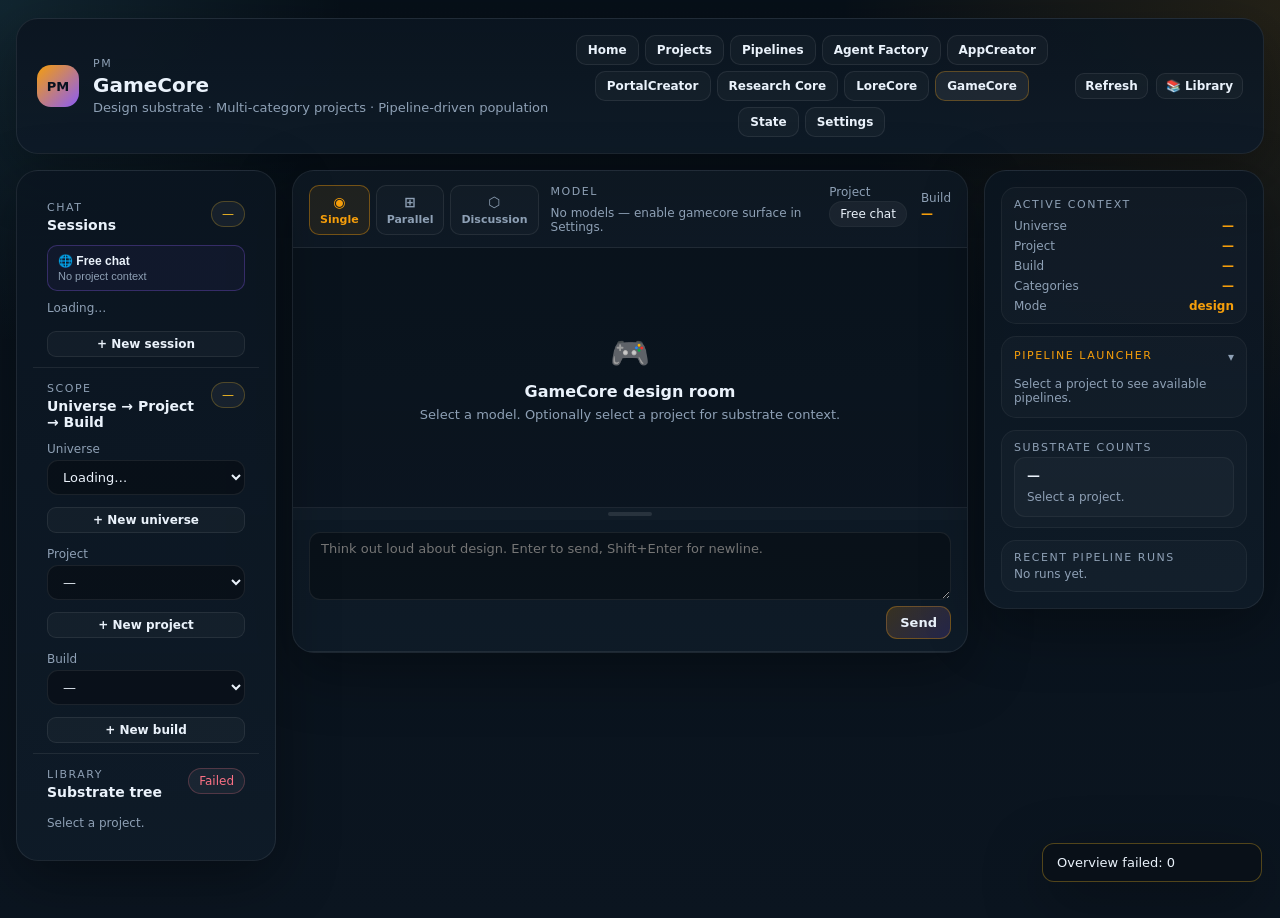
<file: game-designer/index.html>
<!DOCTYPE html>
<html lang="en">
<head>
  <meta charset="UTF-8" />
  <meta name="viewport" content="width=device-width, initial-scale=1.0" />
  <title>PM — GameCore</title>
  <link rel="icon" href="data:image/svg+xml,%3Csvg%20xmlns='http://www.w3.org/2000/svg'%20viewBox='0%200%2064%2064'%3E%3Crect%20width='64'%20height='64'%20rx='16'%20fill='%23111827'/%3E%3Cpath%20d='M14%2024c0-3.314%202.686-6%206-6h24c3.314%200%206%202.686%206%206v16c0%203.314-2.686%206-6%206H20c-3.314%200-6-2.686-6-6V24zm10%204v8h4v-8h-4zm12%200v4h-4v4h4v4h4v-4h4v-4h-4v-4h-4z'%20fill='%23f59e0b'/%3E%3C/svg%3E" />
  <link rel="stylesheet" href="page.css" />
</head>
<body>
<div class="page-shell">

  <header class="page-header">
    <div class="brand">
      <div class="brand-mark">PM</div>
      <div class="header-copy">
        <div class="eyebrow">PM</div>
        <h1>GameCore</h1>
        <p>Design substrate · Multi-category projects · Pipeline-driven population</p>
      </div>
    </div>
    <nav class="global-nav" aria-label="Primary">
      <a class="nav-link" href="../">Home</a>
      <a class="nav-link" href="../projects/">Projects</a>
      <a class="nav-link" href="../pipelines/">Pipelines</a>
      <a class="nav-link" href="../agent-factory/">Agent Factory</a>
      <a class="nav-link" href="../appcreator/">AppCreator</a>
      <a class="nav-link" href="../portalcreator/">PortalCreator</a>
      <a class="nav-link" href="../research-core/">Research Core</a>
      <a class="nav-link" href="../lorecore/">LoreCore</a>
      <a class="nav-link nav-link--active" href="../gamecore-designer/">GameCore</a>
      <a class="nav-link" href="../state/">State</a>
      <a class="nav-link" href="../settings/">Settings</a>
    </nav>
    <div class="header-actions">
      <button class="button button--small" id="refreshBtn" type="button">Refresh</button>
      <button class="button button--small" id="modeToggleBtn" type="button">📚 Library</button>
    </div>
  </header>

  <div class="gc-layout">

    <!-- ══ LEFT RAIL ══ -->
    <aside class="panel panel-left">

      <!-- Sessions block -->
      <div class="left-block">
        <div class="left-block-head">
          <div>
            <div class="eyebrow">Chat</div>
            <div class="left-block-title">Sessions</div>
          </div>
          <span class="status-chip status-chip--warn" id="sessionChip">—</span>
        </div>

        <button class="session-item session-item--free" id="freeChatBtn" type="button">
          <div class="session-item-title">🌐 Free chat</div>
          <div class="session-item-sub">No project context</div>
        </button>

        <div id="sessionList" class="session-list">
          <div class="lib-placeholder">Loading…</div>
        </div>

        <button class="button button--small" id="newSessionBtn" type="button" style="width:100%;margin-top:6px;">+ New session</button>
      </div>

      <div class="left-divider"></div>

      <!-- Universe / Project / Build selector -->
      <div class="left-block">
        <div class="left-block-head">
          <div>
            <div class="eyebrow">Scope</div>
            <div class="left-block-title">Universe → Project → Build</div>
          </div>
          <span class="status-chip status-chip--warn" id="scopeChip">—</span>
        </div>

        <label class="inline-field" style="margin-bottom:6px;">
          <span class="soft">Universe</span>
          <select class="select" id="universeSelect"><option value="">Loading…</option></select>
        </label>
        <button class="button button--small" id="newUniverseBtn" type="button" style="margin-bottom:8px;">+ New universe</button>
        <div id="newUniverseForm" class="inline-form" style="display:none;margin-bottom:8px;">
          <input class="input" id="newUniverseName" placeholder="Universe name" style="margin-bottom:4px;" />
          <textarea class="textarea" id="newUniverseSummary" placeholder="Summary" rows="2" style="margin-bottom:4px;"></textarea>
          <div class="button-row">
            <button class="button button--small" id="cancelUniverseBtn" type="button">Cancel</button>
            <button class="button button--small button--primary" id="saveUniverseBtn" type="button">Create</button>
          </div>
        </div>

        <label class="inline-field" style="margin-bottom:6px;">
          <span class="soft">Project</span>
          <select class="select" id="projectSelect"><option value="">—</option></select>
        </label>
        <button class="button button--small" id="newProjectBtn" type="button" style="margin-bottom:8px;">+ New project</button>
        <div id="newProjectForm" class="inline-form" style="display:none;margin-bottom:8px;">
          <input class="input" id="newProjectName" placeholder="Project name" style="margin-bottom:4px;" />
          <input class="input" id="newProjectPremise" placeholder="Premise (one line)" style="margin-bottom:4px;" />
          <div class="eyebrow" style="font-size:10px;margin-top:4px;margin-bottom:4px;">Categories</div>
          <div id="newProjectCategoryList" class="category-checks" style="margin-bottom:6px;"></div>
          <div class="button-row">
            <button class="button button--small" id="cancelProjectBtn" type="button">Cancel</button>
            <button class="button button--small button--primary" id="saveProjectBtn" type="button">Create</button>
          </div>
        </div>

        <label class="inline-field" style="margin-bottom:6px;">
          <span class="soft">Build</span>
          <select class="select" id="buildSelect"><option value="">—</option></select>
        </label>
        <button class="button button--small" id="newBuildBtn" type="button">+ New build</button>
        <div id="newBuildForm" class="inline-form" style="display:none;margin-top:6px;">
          <input class="input" id="newBuildName" placeholder="Build label (v0.1)" style="margin-bottom:4px;" />
          <select class="select" id="newBuildKind" style="margin-bottom:4px;">
            <option value="prototype">Prototype</option>
            <option value="vertical_slice">Vertical slice</option>
            <option value="alpha">Alpha</option>
            <option value="beta">Beta</option>
            <option value="release">Release</option>
          </select>
          <div class="button-row">
            <button class="button button--small" id="cancelBuildBtn" type="button">Cancel</button>
            <button class="button button--small button--primary" id="saveBuildBtn" type="button">Create</button>
          </div>
        </div>
      </div>

      <div class="left-divider"></div>

      <!-- Adaptive library tree -->
      <div class="left-block left-block--grow">
        <div class="left-block-head">
          <div>
            <div class="eyebrow">Library</div>
            <div class="left-block-title">Substrate tree</div>
          </div>
          <span class="status-chip status-chip--warn" id="libraryChip">Loading</span>
        </div>
        <div id="libraryTree" class="library-tree">
          <div class="lib-placeholder">Select a project.</div>
        </div>
      </div>

    </aside>

    <!-- ══ CENTER ══ -->
    <main class="panel panel-center">

      <!-- DESIGN MODE: Chat -->
      <div id="designMode" class="mode-pane">

        <div class="chat-controls-bar">
          <div class="mode-cards" id="modeCards">
            <button class="mode-card mode-card--active" data-mode="single">
              <span class="mode-icon">◉</span><span class="mode-label">Single</span>
            </button>
            <button class="mode-card" data-mode="parallel">
              <span class="mode-icon">⊞</span><span class="mode-label">Parallel</span>
            </button>
            <button class="mode-card" data-mode="discussion">
              <span class="mode-icon">⬡</span><span class="mode-label">Discussion</span>
            </button>
          </div>

          <div class="model-selector-wrap">
            <div class="eyebrow" style="margin-bottom:4px;">Model</div>
            <div id="modelSelectorWrap">
              <div class="muted" style="font-size:12px;">Loading…</div>
            </div>
          </div>

          <div class="ctx-strip">
            <div class="ctx-item">
              <span class="soft">Project</span>
              <span class="status-chip" id="projectScopeChip">Free chat</span>
            </div>
            <div class="ctx-item">
              <span class="soft">Build</span>
              <strong id="buildScopeLabel" class="ctx-val">—</strong>
            </div>
          </div>
        </div>

        <div class="chat-feed" id="chatFeed">
          <div class="chat-placeholder">
            <div class="chat-placeholder-icon">🎮</div>
            <div class="chat-placeholder-title">GameCore design room</div>
            <div class="muted" style="font-size:13px;">Select a model. Optionally select a project for substrate context.</div>
          </div>
        </div>

        <div id="chatResizeHandle" class="chat-resize-handle" title="Drag to resize"></div>

        <div class="chat-input-area">
          <textarea class="textarea chat-textarea" id="messageInput"
            placeholder="Think out loud about design. Enter to send, Shift+Enter for newline." rows="3"></textarea>
          <div class="chat-input-actions">
            <span class="muted" id="chatStatusText" style="font-size:12px;"></span>
            <button class="button button--primary" id="sendBtn" type="button">Send</button>
          </div>
        </div>
      </div>

      <!-- LIBRARY MODE: Substrate browser -->
      <div id="libraryMode" class="mode-pane" style="display:none;">

        <div class="lib-tab-bar">
          <div class="lib-tabs" id="tierTabs">
            <button class="lib-tab lib-tab--active" data-tier="foundation">Foundation</button>
            <button class="lib-tab" data-tier="entities">Entities</button>
            <button class="lib-tab" data-tier="arpg" data-conditional="action_rpg">ARPG</button>
            <button class="lib-tab" data-tier="td" data-conditional="tower_defense">TD</button>
            <button class="lib-tab" data-tier="cb" data-conditional="city_builder">CB</button>
            <button class="lib-tab" data-tier="bridges" data-conditional="multi">Bridges</button>
          </div>
          <div class="lib-tab-actions">
            <select class="select" id="resourceSelect" style="font-size:12px;width:auto;min-width:140px;">
              <option value="">— select resource —</option>
            </select>
            <button class="button button--small" id="newRecordBtn" type="button">+ New</button>
          </div>
        </div>

        <div class="lib-content">
          <div class="record-columns">
            <div class="record-list-col">
              <div id="recordList" class="record-list">
                <div class="lib-placeholder muted">Pick a tier and resource.</div>
              </div>
            </div>
            <div class="record-editor-col">
              <div id="recordEditorEmpty" class="record-editor-empty">
                <div class="muted" style="text-align:center;padding:32px 16px;font-size:13px;">
                  Select a record or press + New.
                </div>
              </div>
              <div id="recordEditorActive" style="display:none;flex-direction:column;gap:10px;">
                <div class="record-editor-header">
                  <div>
                    <div class="eyebrow" id="recordEditorEyebrow">Record</div>
                    <strong id="recordEditorTitle">—</strong>
                  </div>
                  <div class="button-row">
                    <button class="button button--small button--primary" id="saveRecordBtn" type="button">Save</button>
                    <button class="button button--small button--danger" id="deleteRecordBtn" type="button">Delete</button>
                    <button class="button button--small" id="closeRecordBtn" type="button">✕</button>
                  </div>
                </div>
                <div class="record-fields" id="recordFields"></div>
              </div>
            </div>
          </div>
        </div>

      </div>

    </main>

    <!-- ══ RIGHT RAIL ══ -->
    <aside class="panel panel-right">

      <!-- Active context -->
      <article class="card card--compact">
        <div class="eyebrow">Active context</div>
        <div class="context-rows">
          <div class="context-row"><span class="soft">Universe</span><strong id="ctxUniverse">—</strong></div>
          <div class="context-row"><span class="soft">Project</span><strong id="ctxProject">—</strong></div>
          <div class="context-row"><span class="soft">Build</span><strong id="ctxBuild">—</strong></div>
          <div class="context-row"><span class="soft">Categories</span><strong id="ctxCategories">—</strong></div>
          <div class="context-row"><span class="soft">Mode</span><strong id="ctxMode">design</strong></div>
        </div>
      </article>

      <!-- Pipeline launcher (collapsible) -->
      <article class="card card--compact pipeline-launcher">
        <button class="card-collapse-toggle" id="pipelineToggleBtn" type="button">
          <span class="eyebrow accent">Pipeline launcher</span>
          <span class="collapse-arrow" id="pipelineArrow">▾</span>
        </button>
        <div id="pipelineCards" class="pipeline-cards">
          <div class="muted" style="font-size:12px;">Select a project to see available pipelines.</div>
        </div>
      </article>

      <!-- Counts -->
      <article class="card card--compact">
        <div class="eyebrow">Substrate counts</div>
        <div class="preview-box" id="countsBox">
          <strong>—</strong><span>Select a project.</span>
        </div>
      </article>

      <!-- Recent runs -->
      <article class="card card--compact">
        <div class="eyebrow">Recent pipeline runs</div>
        <div class="run-list" id="runList">
          <div class="muted" style="font-size:12px;">No runs yet.</div>
        </div>
      </article>

    </aside>

  </div>
</div>

<div id="toast" class="toast" role="status" aria-live="polite"></div>
<script>
  (function () {
    try {
      const p = new URLSearchParams(window.location.search);
      const b = p.get("apiBase");
      if (b) { window.PM_API_BASE = b.replace(/\/+$/, ""); localStorage.setItem("PM_API_BASE", window.PM_API_BASE); }
      else { const s = localStorage.getItem("PM_API_BASE"); if (s) window.PM_API_BASE = s; }
    } catch {}
  })();
</script>
<script type="module" src="page.js"></script>
</body>
</html>
</file>
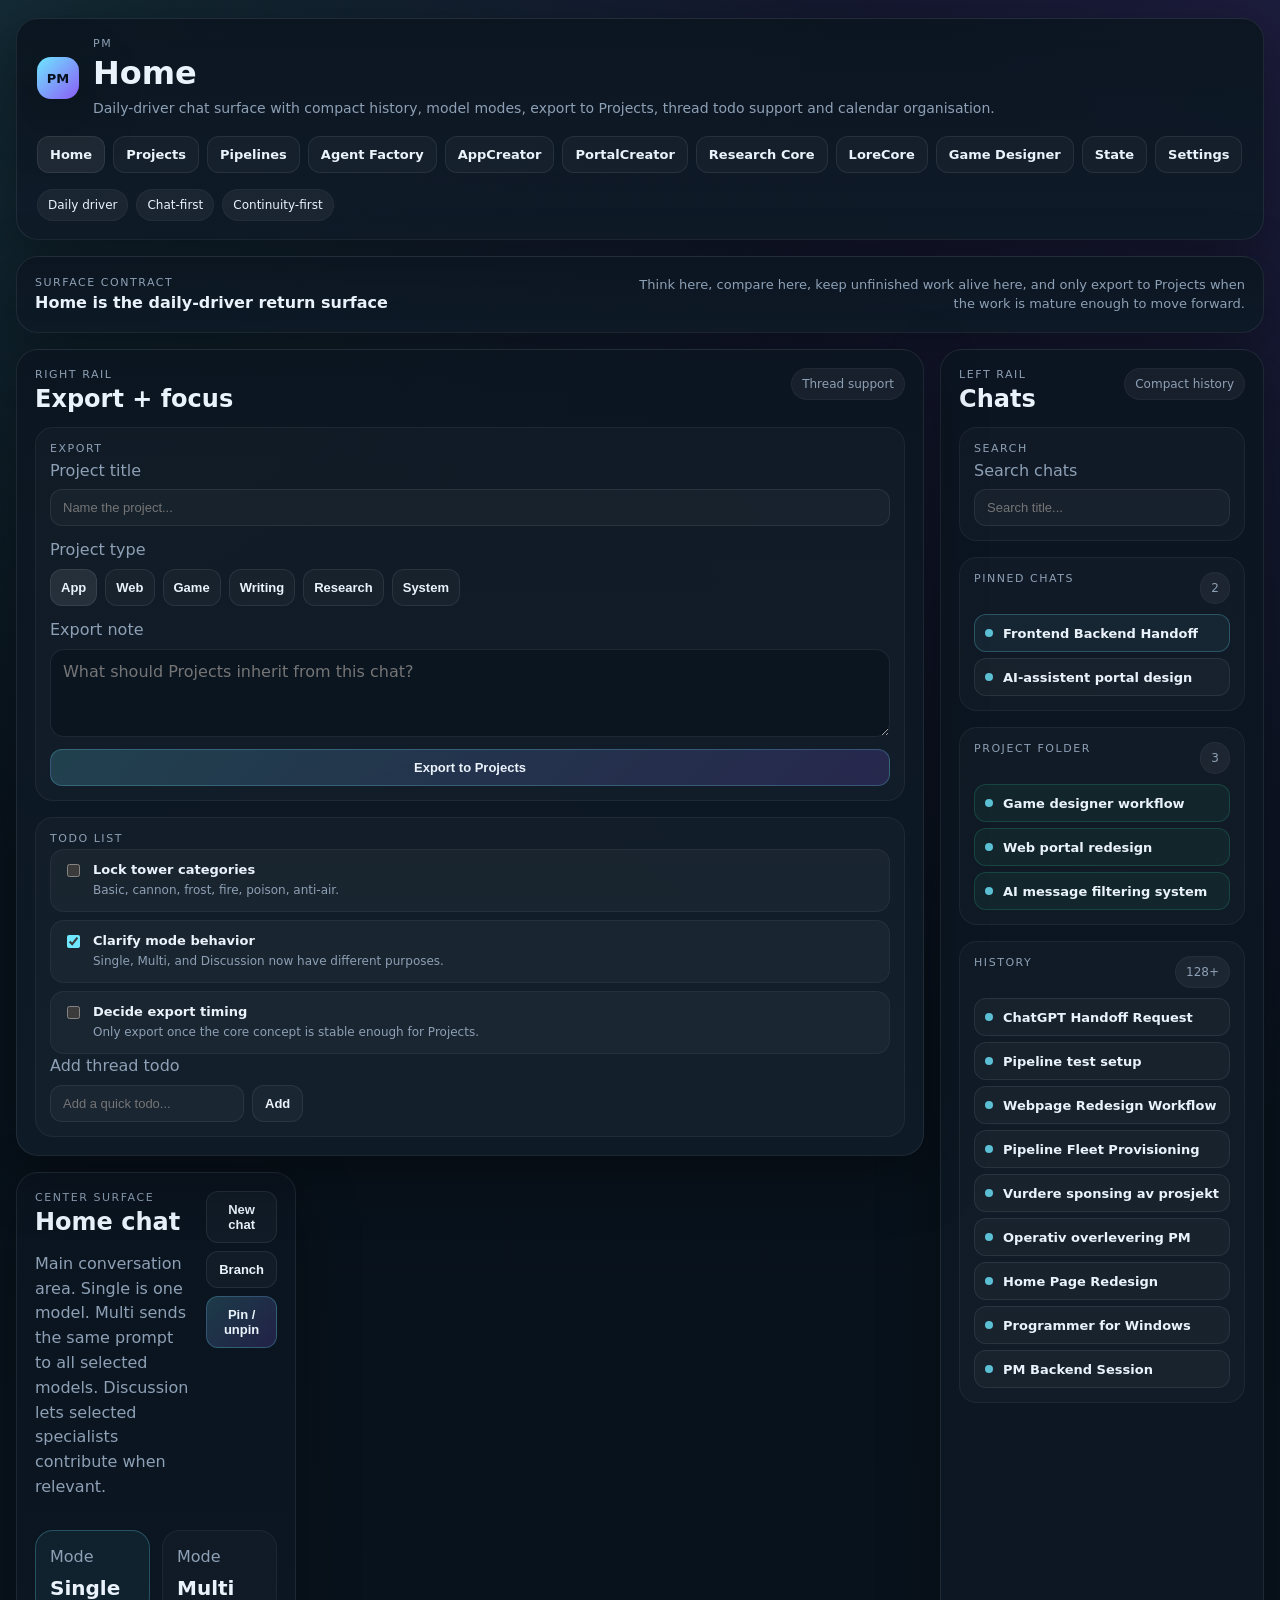
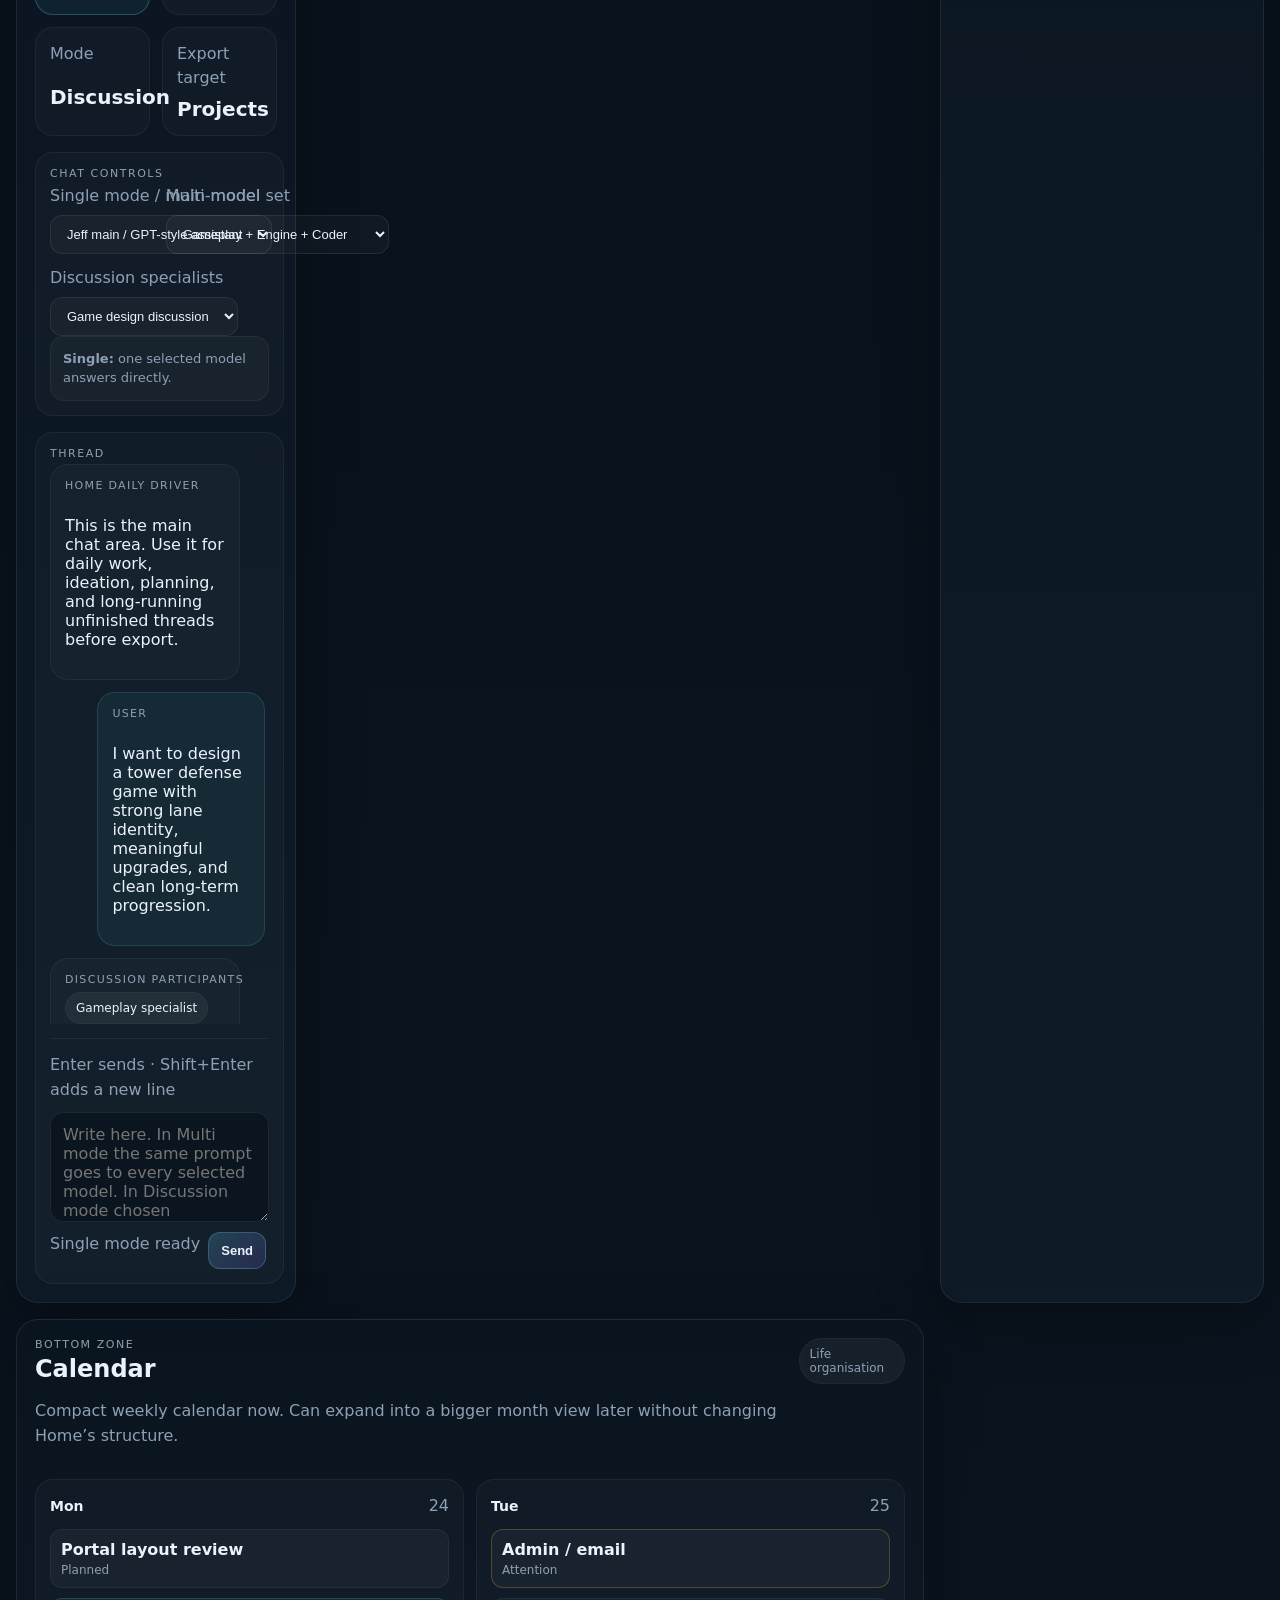
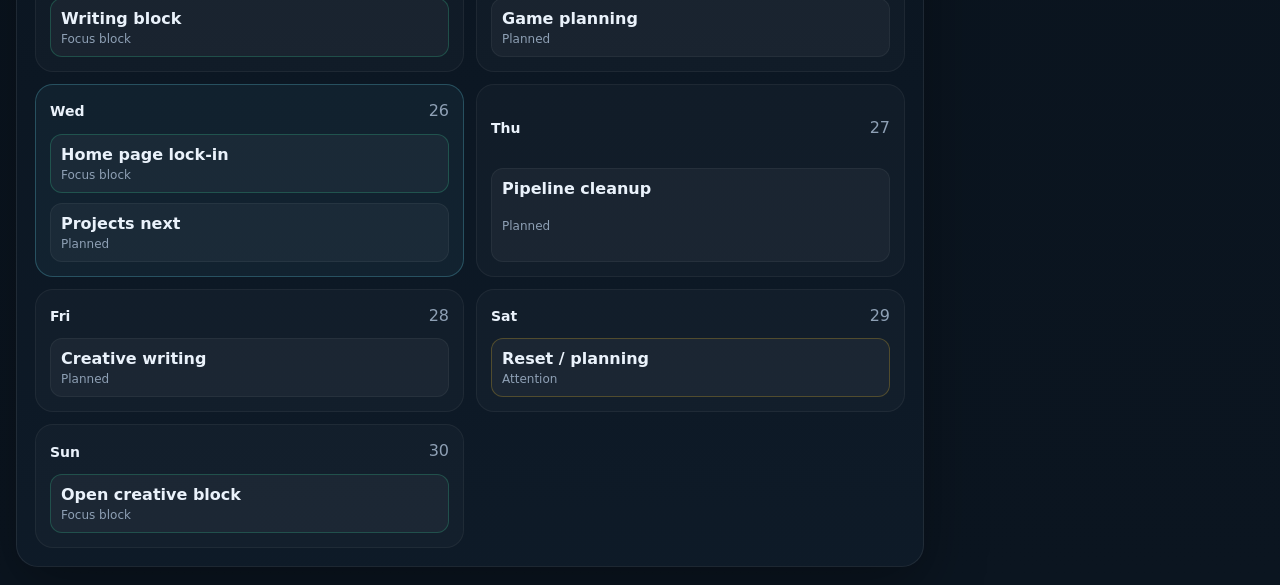
<file: home/index.html>
<!DOCTYPE html>
<html lang="en">
<head>
  <meta charset="UTF-8" />
  <meta name="viewport" content="width=device-width, initial-scale=1.0" />
  <title>PM — Home</title>
  <meta name="description" content="Daily-driver AI workspace with compact history, mode controls, export, thread todo support, and calendar organisation." />
  <link rel="icon" href="data:image/svg+xml,%3Csvg%20xmlns%3D%27http%3A//www.w3.org/2000/svg%27%20viewBox%3D%270%200%2064%2064%27%3E%3Crect%20width%3D%2764%27%20height%3D%2764%27%20rx%3D%2716%27%20fill%3D%27%23111827%27/%3E%3Cpath%20d%3D%27M16%2044V20h10l8%2014%208-14h10v24h-8V32l-7%2012h-6l-7-12v12z%27%20fill%3D%27%23d1d5db%27/%3E%3C/svg%3E" />
  <link rel="stylesheet" href="page.css" />
</head>
<body>
  <div class="page-shell">
    <header class="page-header">
      <div class="brand">
        <div class="brand-mark">PM</div>
        <div class="header-copy">
          <div class="eyebrow">PM</div>
          <h1>Home</h1>
          <p>Daily-driver chat surface with compact history, model modes, export to Projects, thread todo support and calendar organisation.</p>
        </div>
      </div>

      <nav class="global-nav" aria-label="Primary">
        <a class="nav-link nav-link--active" href="../">Home</a>
        <a class="nav-link" href="../projects/">Projects</a>
        <a class="nav-link" href="../pipelines/">Pipelines</a>
        <a class="nav-link" href="../agent-factory/">Agent Factory</a>
        <a class="nav-link" href="../appcreator/">AppCreator</a>
        <a class="nav-link" href="../portalcreator/">PortalCreator</a>
        <a class="nav-link" href="../research-core/">Research Core</a>
        <a class="nav-link" href="../lorecore/">LoreCore</a>
        <a class="nav-link" href="../game-designer/">Game Designer</a>
        <a class="nav-link" href="../state/">State</a>
        <a class="nav-link" href="../settings/">Settings</a>
      </nav>

      <div class="header-actions">
        <span class="chip">Daily driver</span>
        <span class="chip">Chat-first</span>
        <span class="chip">Continuity-first</span>
      </div>
    </header>

    <section class="surface-banner panel">
      <div>
        <div class="eyebrow">Surface contract</div>
        <strong>Home is the daily-driver return surface</strong>
      </div>
      <div class="banner-note">Think here, compare here, keep unfinished work alive here, and only export to Projects when the work is mature enough to move forward.</div>
    </section>

    <section class="home-layout">
      <aside class="panel panel-left">
        <div class="section-title">
          <div>
            <div class="eyebrow">Left rail</div>
            <h2>Chats</h2>
          </div>
          <span class="status-chip status-chip--good">Compact history</span>
        </div>

        <div class="stack stack--md">
          <article class="card card--compact">
            <div class="eyebrow">Search</div>
            <label class="inline-field">
              <span class="soft">Search chats</span>
              <input class="input" id="chatSearch" placeholder="Search title..." />
            </label>
          </article>

          <article class="card card--compact">
            <div class="section-title section-title--tight">
              <div>
                <div class="eyebrow">Pinned chats</div>
              </div>
              <span class="status-chip">2</span>
            </div>
            <div class="chat-history-list" id="pinnedChatsList"></div>
          </article>

          <article class="card card--compact">
            <div class="section-title section-title--tight">
              <div>
                <div class="eyebrow">Project folder</div>
              </div>
              <span class="status-chip status-chip--good">3</span>
            </div>
            <div class="chat-history-list" id="projectFolderList"></div>
          </article>

          <article class="card card--compact">
            <div class="section-title section-title--tight">
              <div>
                <div class="eyebrow">History</div>
              </div>
              <span class="status-chip">128+</span>
            </div>
            <div class="chat-history-list" id="chatHistoryList"></div>
          </article>
        </div>
      </aside>

      <main class="panel panel-center">
        <div class="section-title">
          <div>
            <div class="eyebrow">Center surface</div>
            <h2>Home chat</h2>
            <p class="muted">Main conversation area. Single is one model. Multi sends the same prompt to all selected models. Discussion lets selected specialists contribute when relevant.</p>
          </div>
          <div class="button-row">
            <button class="button" id="newChatBtn" type="button">New chat</button>
            <button class="button" id="branchChatBtn" type="button">Branch</button>
            <button class="button button--primary" id="pinChatBtn" type="button">Pin / unpin</button>
          </div>
        </div>

        <section class="workspace-kpis">
          <article class="metric-card metric-card--mode is-active" data-mode="single">
            <span class="soft">Mode</span>
            <strong>Single</strong>
          </article>
          <article class="metric-card metric-card--mode" data-mode="multi">
            <span class="soft">Mode</span>
            <strong>Multi</strong>
          </article>
          <article class="metric-card metric-card--mode" data-mode="discussion">
            <span class="soft">Mode</span>
            <strong>Discussion</strong>
          </article>
          <article class="metric-card">
            <span class="soft">Export target</span>
            <strong>Projects</strong>
          </article>
        </section>

        <div class="home-grid">
          <article class="card home-controls-card">
            <div class="eyebrow">Chat controls</div>

            <div class="field-grid field-grid--triple">
              <label class="inline-field">
                <span class="soft">Single mode / main model</span>
                <select class="select" id="singleModel">
                  <option>Jeff main / GPT-style assistant</option>
                  <option>Qwen Planner</option>
                  <option>DeepSeek Coder</option>
                  <option>Creative Writer</option>
                  <option>Research Assistant</option>
                </select>
              </label>

              <label class="inline-field">
                <span class="soft">Multi-model set</span>
                <select class="select" id="multiModelSet">
                  <option>Gameplay + Engine + Coder</option>
                  <option>Writer + Researcher + Planner</option>
                  <option>Frontend + Backend + Verifier</option>
                  <option>Custom selected group</option>
                </select>
              </label>

              <label class="inline-field">
                <span class="soft">Discussion specialists</span>
                <select class="select" id="discussionPreset">
                  <option>Game design discussion</option>
                  <option>Web build discussion</option>
                  <option>Writing room</option>
                  <option>System planning room</option>
                </select>
              </label>
            </div>

            <div class="mode-help" id="modeHelpText">
              <strong>Single:</strong> one selected model answers directly.
            </div>
          </article>

          <article class="card home-chat-card">
            <div class="eyebrow">Thread</div>
            <div class="chat-thread" id="chatThread">
              <div class="chat-bubble chat-bubble--assistant">
                <div class="chat-bubble-head">Home daily driver</div>
                <p>This is the main chat area. Use it for daily work, ideation, planning, and long-running unfinished threads before export.</p>
              </div>

              <div class="chat-bubble chat-bubble--user">
                <div class="chat-bubble-head">User</div>
                <p>I want to design a tower defense game with strong lane identity, meaningful upgrades, and clean long-term progression.</p>
              </div>

              <div class="chat-bubble chat-bubble--assistant">
                <div class="chat-bubble-head">Discussion participants</div>
                <div class="chip-row chip-row--inside">
                  <span class="chip">Gameplay specialist</span>
                  <span class="chip">Code implementation specialist</span>
                  <span class="chip">Game engine specialist</span>
                  <span class="chip">System balance specialist</span>
                </div>
                <p>Gameplay can propose lane structure, code can call out implementation complexity, engine can warn about rendering/performance constraints, and balance can question upgrade scaling.</p>
              </div>
            </div>

            <div class="composer-box">
              <div class="soft composer-note">Enter sends · Shift+Enter adds a new line</div>
              <textarea class="textarea composer-textarea" id="composerInput" placeholder="Write here. In Multi mode the same prompt goes to every selected model. In Discussion mode chosen specialists join where relevant."></textarea>
              <div class="composer-actions">
                <span class="soft" id="composerStatus">Ready</span>
                <button class="button button--primary" id="sendBtn" type="button">Send</button>
              </div>
            </div>
          </article>
        </div>
      </main>

      <aside class="panel panel-right">
        <div class="section-title">
          <div>
            <div class="eyebrow">Right rail</div>
            <h2>Export + focus</h2>
          </div>
          <span class="status-chip status-chip--warn">Thread support</span>
        </div>

        <div class="stack stack--md">
          <article class="card card--compact">
            <div class="eyebrow">Export</div>
            <div class="field-grid">
              <label class="inline-field">
                <span class="soft">Project title</span>
                <input class="input" id="exportTitle" placeholder="Name the project..." />
              </label>

              <div class="inline-field">
                <span class="soft">Project type</span>
                <div class="chip-row" id="projectTypeTags">
                  <button class="button tag-button tag-button--active" type="button" data-tag="App">App</button>
                  <button class="button tag-button" type="button" data-tag="Web">Web</button>
                  <button class="button tag-button" type="button" data-tag="Game">Game</button>
                  <button class="button tag-button" type="button" data-tag="Writing">Writing</button>
                  <button class="button tag-button" type="button" data-tag="Research">Research</button>
                  <button class="button tag-button" type="button" data-tag="System">System</button>
                </div>
              </div>

              <label class="inline-field">
                <span class="soft">Export note</span>
                <textarea class="textarea textarea--sm" id="exportNote" placeholder="What should Projects inherit from this chat?"></textarea>
              </label>

              <button class="button button--primary" id="exportBtn" type="button">Export to Projects</button>
            </div>
          </article>

          <article class="card card--compact">
            <div class="eyebrow">Todo list</div>
            <div class="todo-list" id="todoList"></div>

            <div class="inline-field">
              <span class="soft">Add thread todo</span>
              <div class="todo-add-row">
                <input class="input" id="todoInput" placeholder="Add a quick todo..." />
                <button class="button" id="addTodoBtn" type="button">Add</button>
              </div>
            </div>
          </article>
        </div>
      </aside>

      <section class="panel calendar-panel">
        <div class="section-title">
          <div>
            <div class="eyebrow">Bottom zone</div>
            <h2>Calendar</h2>
            <p class="muted">Compact weekly calendar now. Can expand into a bigger month view later without changing Home’s structure.</p>
          </div>
          <span class="status-chip status-chip--good">Life organisation</span>
        </div>

        <div class="calendar-grid" id="calendarGrid"></div>
      </section>
    </section>

    <div id="toast" class="toast" role="status" aria-live="polite"></div>
  </div>

  <script>
  (function(){
    try {
      const params = new URLSearchParams(window.location.search);
      const apiBase = params.get('apiBase');
      if (apiBase) {
        const normalized = apiBase.replace(/\\/+$/, '');
        window.PM_API_BASE = normalized;
        localStorage.setItem('PM_API_BASE', normalized);
      } else {
        const saved = localStorage.getItem('PM_API_BASE');
        if (saved) window.PM_API_BASE = saved;
      }
    } catch (error) {}
  })();
  </script>
  <script type="module" src="page.js"></script>
</body>
</html>
</file>
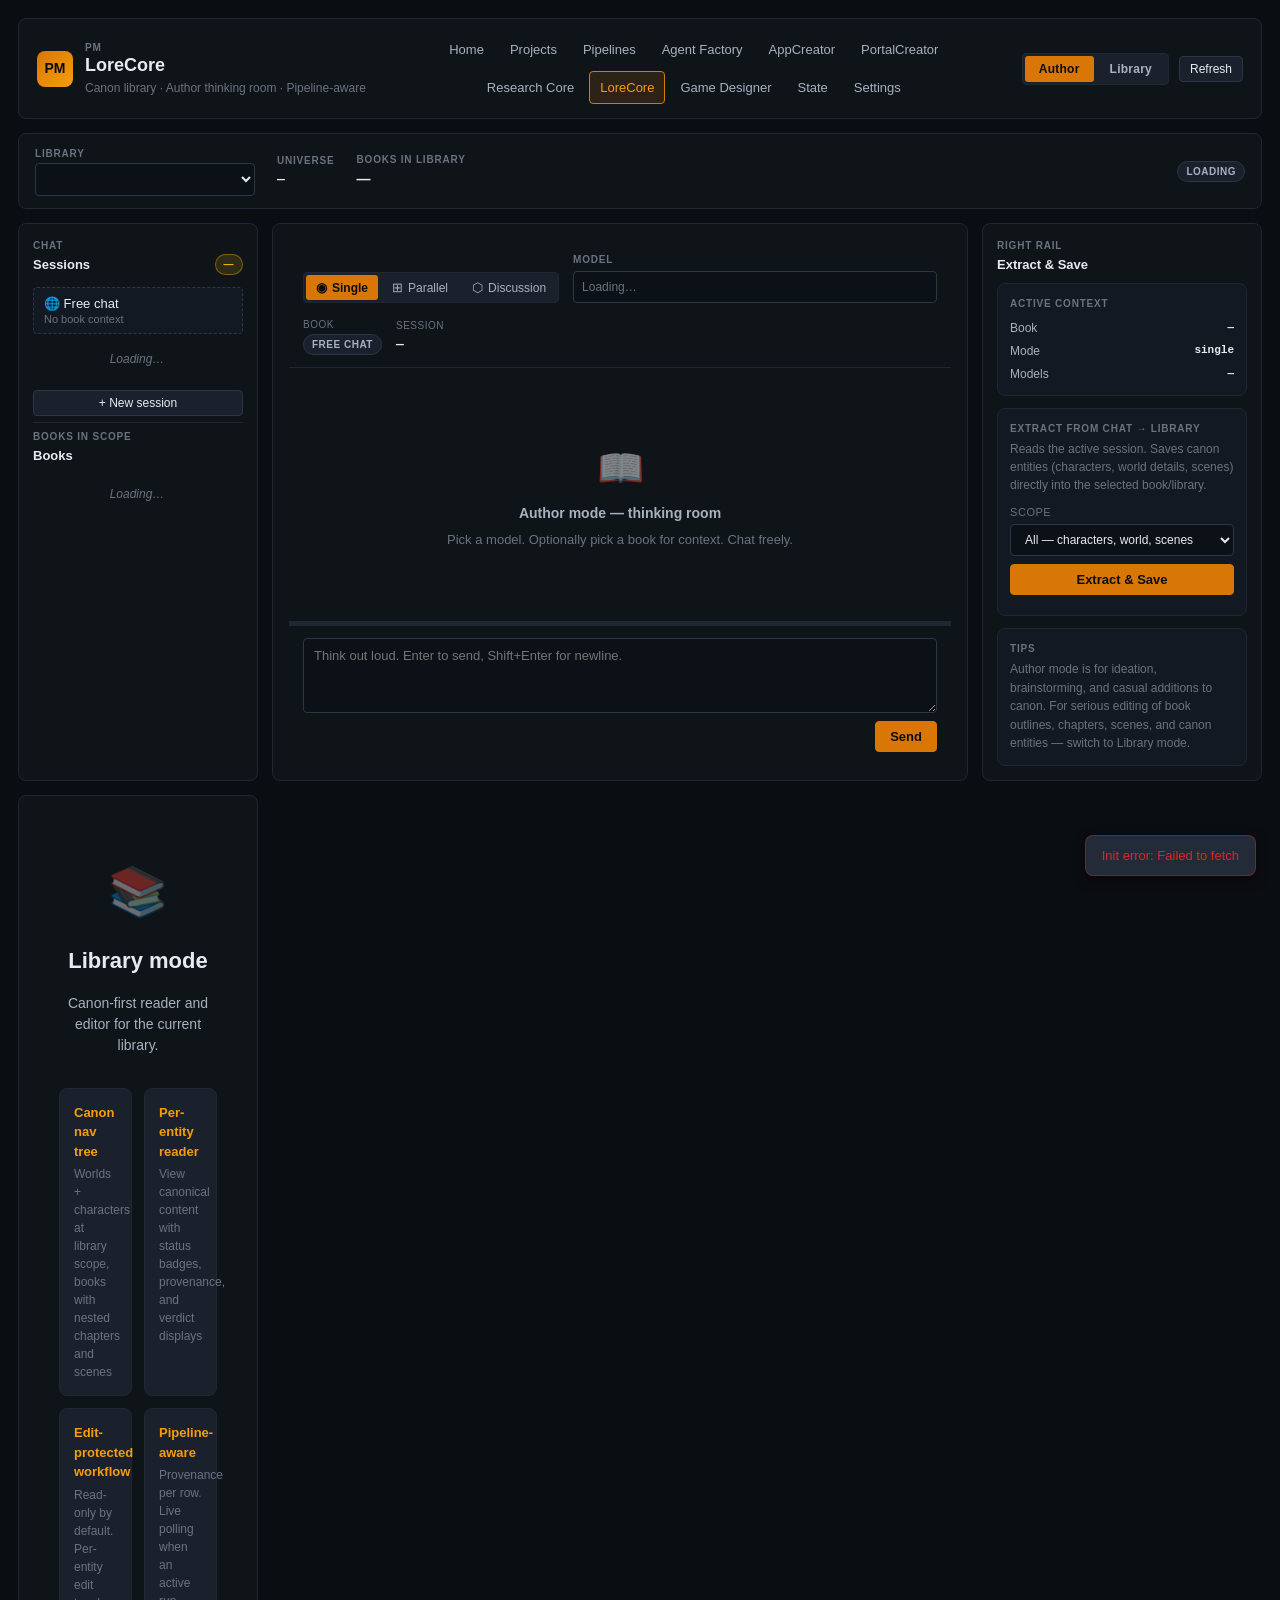
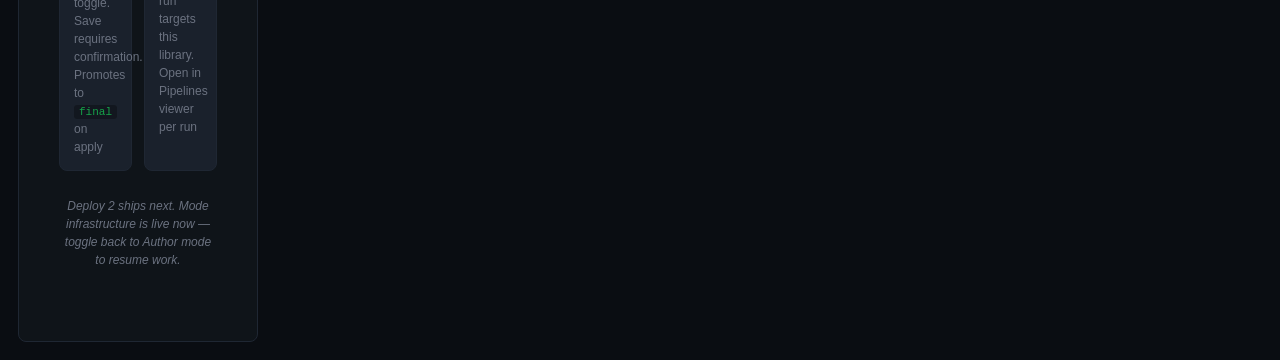
<file: lorecore/index.html>
<!DOCTYPE html>
<html lang="en">
<head>
  <meta charset="UTF-8" />
  <meta name="viewport" content="width=device-width, initial-scale=1.0" />
  <title>PM — LoreCore</title>
  <link rel="icon" href="data:image/svg+xml,%3Csvg%20xmlns='http://www.w3.org/2000/svg'%20viewBox='0%200%2064%2064'%3E%3Crect%20width='64'%20height='64'%20rx='16'%20fill='%23111827'/%3E%3Cpath%20d='M22%2020h18c3.314%200%206%202.686%206%206v18H28c-3.314%200-6-2.686-6-6V20zm6%204h12v16H28c-1.105%200-2-.895-2-2V24z'%20fill='%23d1d5db'/%3E%3C/svg%3E" />
  <link rel="stylesheet" href="page.css" />
</head>
<body>
<div class="page-shell">

  <header class="page-header">
    <div class="brand">
      <div class="brand-mark">PM</div>
      <div class="header-copy">
        <div class="eyebrow">PM</div>
        <h1>LoreCore</h1>
        <p>Canon library · Author thinking room · Pipeline-aware</p>
      </div>
    </div>
    <nav class="global-nav" aria-label="Primary">
      <a class="nav-link" href="../">Home</a>
      <a class="nav-link" href="../projects/">Projects</a>
      <a class="nav-link" href="../pipelines/">Pipelines</a>
      <a class="nav-link" href="../agent-factory/">Agent Factory</a>
      <a class="nav-link" href="../appcreator/">AppCreator</a>
      <a class="nav-link" href="../portalcreator/">PortalCreator</a>
      <a class="nav-link" href="../research-core/">Research Core</a>
      <a class="nav-link nav-link--active" href="../lorecore/">LoreCore</a>
      <a class="nav-link" href="../game-designer/">Game Designer</a>
      <a class="nav-link" href="../state/">State</a>
      <a class="nav-link" href="../settings/">Settings</a>
    </nav>
    <div class="header-actions">
      <div class="mode-switcher" id="modeSwitcher">
        <button class="mode-switch-btn mode-switch-btn--active" data-mode="author" type="button">Author</button>
        <button class="mode-switch-btn" data-mode="library" type="button">Library</button>
      </div>
      <button class="button button--small" id="refreshBtn" type="button">Refresh</button>
    </div>
  </header>

  <!-- Library scope strip — visible in both modes -->
  <section class="scope-strip panel">
    <div class="scope-block">
      <div class="eyebrow">Library</div>
      <select class="select" id="libraryPicker"></select>
    </div>
    <div class="scope-block">
      <div class="eyebrow">Universe</div>
      <strong id="universeLabel" class="ctx-val">—</strong>
    </div>
    <div class="scope-block">
      <div class="eyebrow">Books in library</div>
      <strong id="bookCountLabel">—</strong>
    </div>
    <div class="scope-block scope-block--right">
      <span class="status-chip" id="libraryStatusChip">Loading</span>
    </div>
  </section>

  <!-- ══ AUTHOR MODE ══ -->
  <div class="lorecore-layout" id="authorLayout">

    <aside class="panel panel-left">

      <div class="left-block">
        <div class="left-block-head">
          <div>
            <div class="eyebrow">Chat</div>
            <div class="left-block-title">Sessions</div>
          </div>
          <span class="status-chip status-chip--warn" id="sessionChip">—</span>
        </div>

        <button class="session-item session-item--free" id="freeChatBtn" type="button">
          <div class="session-item-title">🌐 Free chat</div>
          <div class="session-item-sub">No book context</div>
        </button>

        <div id="sessionList" class="session-list">
          <div class="lib-placeholder">Loading…</div>
        </div>

        <button class="button button--small" id="newSessionBtn" type="button" style="width:100%;margin-top:6px;">+ New session</button>
      </div>

      <div class="left-divider"></div>

      <div class="left-block left-block--grow">
        <div class="left-block-head">
          <div>
            <div class="eyebrow">Books in scope</div>
            <div class="left-block-title">Books</div>
          </div>
        </div>

        <div id="bookList" class="book-list">
          <div class="lib-placeholder">Loading…</div>
        </div>
      </div>

    </aside>

    <main class="panel panel-center">

      <div class="chat-controls-bar">
        <div class="mode-cards" id="chatModeCards">
          <button class="mode-card mode-card--active" data-mode="single" type="button">
            <span class="mode-icon">◉</span><span class="mode-label">Single</span>
          </button>
          <button class="mode-card" data-mode="parallel" type="button">
            <span class="mode-icon">⊞</span><span class="mode-label">Parallel</span>
          </button>
          <button class="mode-card" data-mode="discussion" type="button">
            <span class="mode-icon">⬡</span><span class="mode-label">Discussion</span>
          </button>
        </div>

        <div class="model-selector-wrap">
          <div class="eyebrow" style="margin-bottom:4px;">Model</div>
          <div id="modelSelectorWrap">
            <div class="muted" style="font-size:12px;">Loading…</div>
          </div>
        </div>

        <div class="ctx-strip">
          <div class="ctx-item">
            <span class="soft">Book</span>
            <span class="status-chip" id="libScopeChip">Free chat</span>
          </div>
          <div class="ctx-item">
            <span class="soft">Session</span>
            <strong id="ctxSession" class="ctx-val">—</strong>
          </div>
        </div>
      </div>

      <div class="chat-feed" id="chatFeed">
        <div class="chat-placeholder">
          <div class="chat-placeholder-icon">📖</div>
          <div class="chat-placeholder-title">Author mode — thinking room</div>
          <div class="muted" style="font-size:13px;">Pick a model. Optionally pick a book for context. Chat freely.</div>
        </div>
      </div>

      <div id="chatResizeHandle" class="chat-resize-handle" title="Drag to resize"></div>

      <div class="chat-input-area">
        <textarea class="textarea chat-textarea" id="messageInput"
          placeholder="Think out loud. Enter to send, Shift+Enter for newline." rows="3"></textarea>
        <div class="chat-input-actions">
          <span class="muted" id="chatStatusText" style="font-size:12px;"></span>
          <button class="button button--primary" id="sendBtn" type="button">Send</button>
        </div>
      </div>

    </main>

    <aside class="panel panel-right">
      <div class="right-block-head">
        <div class="eyebrow">Right rail</div>
        <div class="left-block-title">Extract &amp; Save</div>
      </div>
      <div class="stack--md">

        <article class="card card--compact">
          <div class="eyebrow">Active context</div>
          <div class="context-rows">
            <div class="context-row"><span class="soft">Book</span><strong id="ctxBook">—</strong></div>
            <div class="context-row"><span class="soft">Mode</span><strong id="ctxMode">single</strong></div>
            <div class="context-row"><span class="soft">Models</span><strong id="ctxModels">—</strong></div>
          </div>
        </article>

        <article class="card card--compact">
          <div class="eyebrow">Extract from chat → library</div>
          <p class="muted" style="font-size:12px;margin:4px 0 10px;">
            Reads the active session. Saves canon entities (characters, world details, scenes) directly into the selected book/library.
          </p>

          <label class="inline-field" style="margin-bottom:8px;">
            <span class="soft">Scope</span>
            <select class="select" id="extractScopeSelect" style="font-size:12px;">
              <option value="all">All — characters, world, scenes</option>
              <option value="characters">Characters only</option>
              <option value="world">World &amp; rules only</option>
              <option value="scenes">Scenes only</option>
            </select>
          </label>

          <button class="button button--primary" id="extractSaveBtn" type="button" style="width:100%;margin-bottom:8px;">
            Extract &amp; Save
          </button>

          <div id="extractSaveStatus" class="muted" style="display:none;font-size:12px;margin-top:4px;line-height:1.5;"></div>
        </article>

        <article class="card card--compact">
          <div class="eyebrow">Tips</div>
          <p class="muted" style="font-size:12px;line-height:1.55;margin:4px 0 0;">
            Author mode is for ideation, brainstorming, and casual additions to canon. For serious editing of book outlines, chapters, scenes, and canon entities — switch to Library mode.
          </p>
        </article>

      </div>
    </aside>

  </div>

  <!-- ══ LIBRARY MODE — placeholder for Deploy 2 ══ -->
  <div class="lorecore-layout lorecore-layout--placeholder" id="libraryLayout" style="display:none;">
    <div class="panel placeholder-panel">
      <div class="placeholder-icon">📚</div>
      <h2 class="placeholder-title">Library mode</h2>
      <p class="placeholder-text">Canon-first reader and editor for the current library.</p>
      <div class="placeholder-features">
        <div class="placeholder-feature">
          <strong>Canon nav tree</strong>
          <span class="muted">Worlds + characters at library scope, books with nested chapters and scenes</span>
        </div>
        <div class="placeholder-feature">
          <strong>Per-entity reader</strong>
          <span class="muted">View canonical content with status badges, provenance, and verdict displays</span>
        </div>
        <div class="placeholder-feature">
          <strong>Edit-protected workflow</strong>
          <span class="muted">Read-only by default. Per-entity edit toggle. Save requires confirmation. Promotes to <code>final</code> on apply</span>
        </div>
        <div class="placeholder-feature">
          <strong>Pipeline-aware</strong>
          <span class="muted">Provenance per row. Live polling when an active run targets this library. Open in Pipelines viewer per run</span>
        </div>
      </div>
      <p class="placeholder-footer muted">
        Deploy 2 ships next. Mode infrastructure is live now — toggle back to Author mode to resume work.
      </p>
    </div>
  </div>

  <!-- Discard-changes modal (used in Deploy 2; harmless if untriggered) -->
  <div class="modal" id="confirmModal" style="display:none;" aria-hidden="true">
    <div class="modal-backdrop"></div>
    <div class="modal-inner">
      <div class="modal-head">
        <strong id="confirmModalTitle">Confirm</strong>
      </div>
      <div class="modal-body" id="confirmModalBody"></div>
      <div class="modal-actions">
        <button class="button" id="confirmModalCancel" type="button">Cancel</button>
        <button class="button button--primary" id="confirmModalOk" type="button">Confirm</button>
      </div>
    </div>
  </div>

</div>

<div id="toast" class="toast" role="status" aria-live="polite"></div>
<script>
  (function () {
    try {
      const p = new URLSearchParams(window.location.search);
      const b = p.get("apiBase");
      if (b) { window.PM_API_BASE = b.replace(/\/+$/, ""); localStorage.setItem("PM_API_BASE", window.PM_API_BASE); }
      else { const s = localStorage.getItem("PM_API_BASE"); if (s) window.PM_API_BASE = s; }
    } catch {}
  })();
</script>
<script type="module" src="page.js"></script>
</body>
</html>
</file>
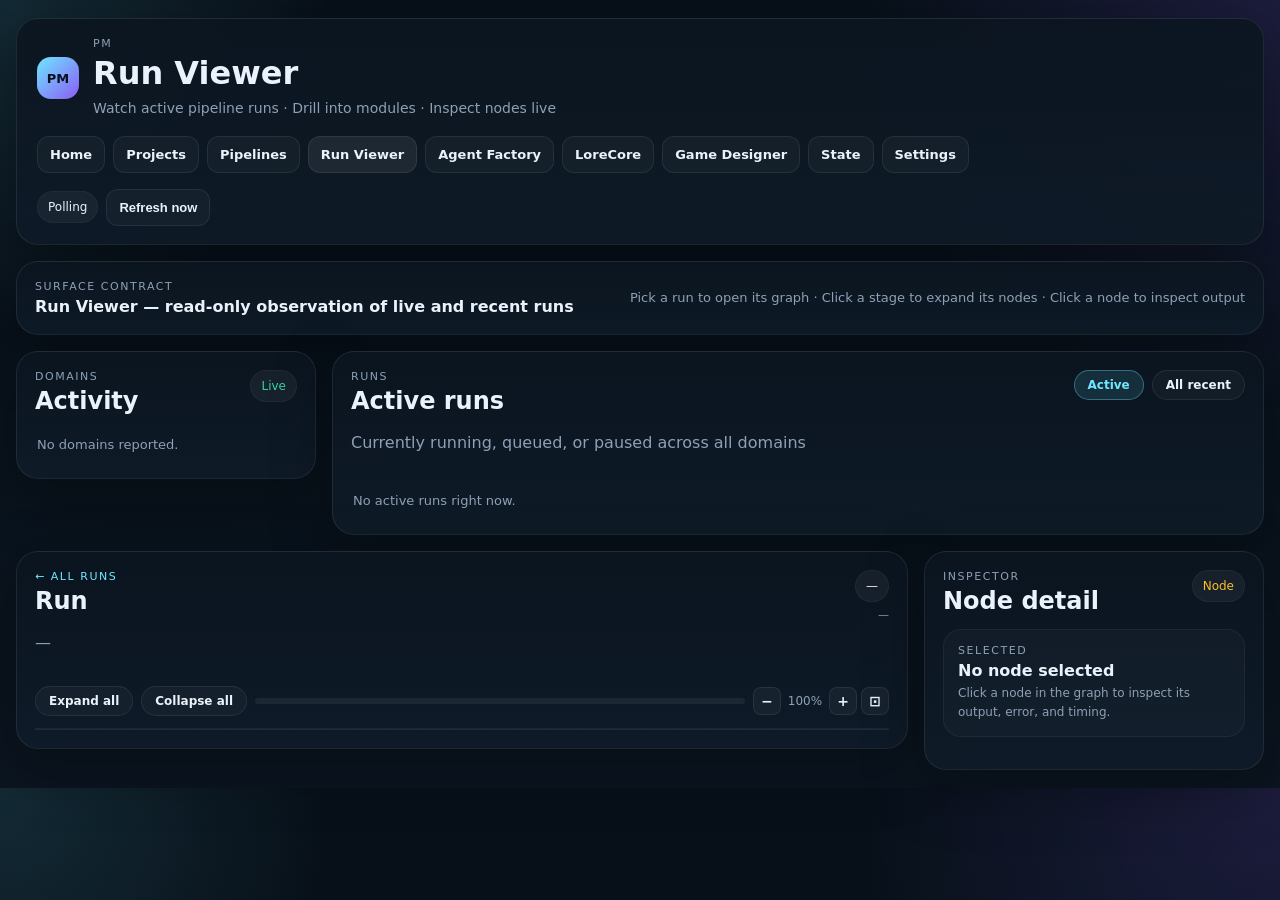
<file: pipelines/index.html>
<!DOCTYPE html>
<html lang="en">
<head>
  <meta charset="UTF-8" />
  <meta name="viewport" content="width=device-width, initial-scale=1.0" />
  <title>PM — Run Viewer</title>
  <link rel="icon" href="data:image/svg+xml,%3Csvg%20xmlns%3D%27http%3A//www.w3.org/2000/svg%27%20viewBox%3D%270%200%2064%2064%27%3E%3Crect%20width%3D%2764%27%20height%3D%2764%27%20rx%3D%2716%27%20fill%3D%27%23111827%27/%3E%3Cpath%20d%3D%27M16%2044V20h10l8%2014%208-14h10v24h-8V32l-7%2012h-6l-7-12v12z%27%20fill%3D%27%23d1d5db%27/%3E%3C/svg%3E" />
  <link rel="stylesheet" href="page.css" />
</head>
<body>
<div class="page-shell">

  <header class="page-header">
    <div class="brand">
      <div class="brand-mark">PM</div>
      <div class="header-copy">
        <div class="eyebrow">PM</div>
        <h1>Run Viewer</h1>
        <p>Watch active pipeline runs · Drill into modules · Inspect nodes live</p>
      </div>
    </div>
    <nav class="global-nav" aria-label="Primary">
      <a class="nav-link" href="../">Home</a>
      <a class="nav-link" href="../projects/">Projects</a>
      <a class="nav-link" href="../pipelines/">Pipelines</a>
      <a class="nav-link nav-link--active" href="../runs/">Run Viewer</a>
      <a class="nav-link" href="../agent-factory/">Agent Factory</a>
      <a class="nav-link" href="../lorecore/">LoreCore</a>
      <a class="nav-link" href="../game-designer/">Game Designer</a>
      <a class="nav-link" href="../state/">State</a>
      <a class="nav-link" href="../settings/">Settings</a>
    </nav>
    <div class="header-actions">
      <span class="chip" id="pollChip">Polling</span>
      <button class="button" id="refreshBtn" type="button">Refresh now</button>
    </div>
  </header>

  <section class="surface-banner panel">
    <div>
      <div class="eyebrow">Surface contract</div>
      <strong>Run Viewer — read-only observation of live and recent runs</strong>
    </div>
    <div class="banner-note" id="bannerNote">Pick a run to open its graph · Click a stage to expand its nodes · Click a node to inspect output</div>
  </section>

  <!-- ══════════ LEVEL 1: overview (default) ══════════ -->
  <section class="viewer-layout" id="overviewView">

    <aside class="panel panel-left">
      <div class="section-title">
        <div><div class="eyebrow">Domains</div><h2>Activity</h2></div>
        <span class="status-chip status-chip--good" id="domainChip">Live</span>
      </div>
      <div class="stack" id="domainStack">
        <div class="empty-note">Loading domains…</div>
      </div>
    </aside>

    <main class="panel panel-center">
      <div class="section-title">
        <div>
          <div class="eyebrow">Runs</div>
          <h2 id="runsHeading">Active runs</h2>
          <p class="muted" id="runsSub">Currently running, queued, or paused across all domains</p>
        </div>
        <div class="button-row">
          <button class="chip-button chip-button--active" data-filter="active" type="button">Active</button>
          <button class="chip-button" data-filter="all" type="button">All recent</button>
        </div>
      </div>
      <div class="run-card-grid" id="runCardGrid">
        <div class="empty-note">Loading runs…</div>
      </div>
    </main>

  </section>

  <!-- ══════════ LEVEL 2/3: run graph + inspector ══════════ -->
  <section class="viewer-layout viewer-layout--run" id="runView" hidden>

    <main class="panel panel-center panel-graph">
      <div class="section-title">
        <div>
          <div class="eyebrow"><button class="link-back" id="backBtn" type="button">← All runs</button></div>
          <h2 id="runViewTitle">Run</h2>
          <p class="muted" id="runViewSub">—</p>
        </div>
        <div class="run-head-status">
          <span class="status-chip" id="runViewStatus">—</span>
          <span class="run-head-counts" id="runViewCounts">—</span>
        </div>
      </div>

      <div class="workbench-toolbar">
        <button class="chip-button" id="expandAllBtn" type="button">Expand all</button>
        <button class="chip-button" id="collapseAllBtn" type="button">Collapse all</button>
        <div class="run-progress-inline">
          <div class="run-progress-bar"><div class="run-progress-fill" id="runProgressFill"></div></div>
        </div>
        <div class="zoom-controls">
          <button class="zoom-btn" id="zoomOutBtn" title="Zoom out">−</button>
          <span class="zoom-label" id="zoomLabel">100%</span>
          <button class="zoom-btn" id="zoomInBtn" title="Zoom in">+</button>
          <button class="zoom-btn" id="fitBtn" title="Fit to screen">⊡</button>
        </div>
      </div>

      <section class="workbench-canvas" id="runCanvas" aria-label="Run graph">
        <div id="canvasWorld">
          <svg id="edgeSvg" aria-hidden="true">
            <defs>
              <linearGradient id="edgeGrad" x1="0%" y1="0%" x2="100%" y2="0%">
                <stop offset="0%"   stop-color="rgba(110,231,255,0.55)" />
                <stop offset="100%" stop-color="rgba(139,92,246,0.55)" />
              </linearGradient>
            </defs>
          </svg>
        </div>
        <div class="canvas-hint" id="canvasHint">Loading graph…</div>
      </section>
    </main>

    <aside class="panel panel-right" id="inspectorPanel">
      <div class="section-title">
        <div><div class="eyebrow">Inspector</div><h2>Node detail</h2></div>
        <span class="status-chip status-chip--warn" id="inspectorChip">Node</span>
      </div>
      <div class="stack" id="inspectorStack">
        <article class="card">
          <div class="eyebrow">Selected</div>
          <strong id="inspNodeTitle">No node selected</strong>
          <p class="muted" id="inspNodeDesc" style="margin:4px 0 0;font-size:12px;">Click a node in the graph to inspect its output, error, and timing.</p>
        </article>
        <div id="inspBody"></div>
      </div>
    </aside>

  </section>

  <div id="toast" class="toast" role="status" aria-live="polite"></div>
</div>

<script>
(function(){
  try {
    const p = new URLSearchParams(window.location.search);
    const b = p.get("apiBase");
    if (b) { window.PM_API_BASE = b.replace(/\/+$/,""); localStorage.setItem("PM_API_BASE", window.PM_API_BASE); }
    else { const s = localStorage.getItem("PM_API_BASE"); if (s) window.PM_API_BASE = s; }
  } catch(e) {}
})();
</script>
<script type="module" src="page.js"></script>
</body>
</html>
</file>
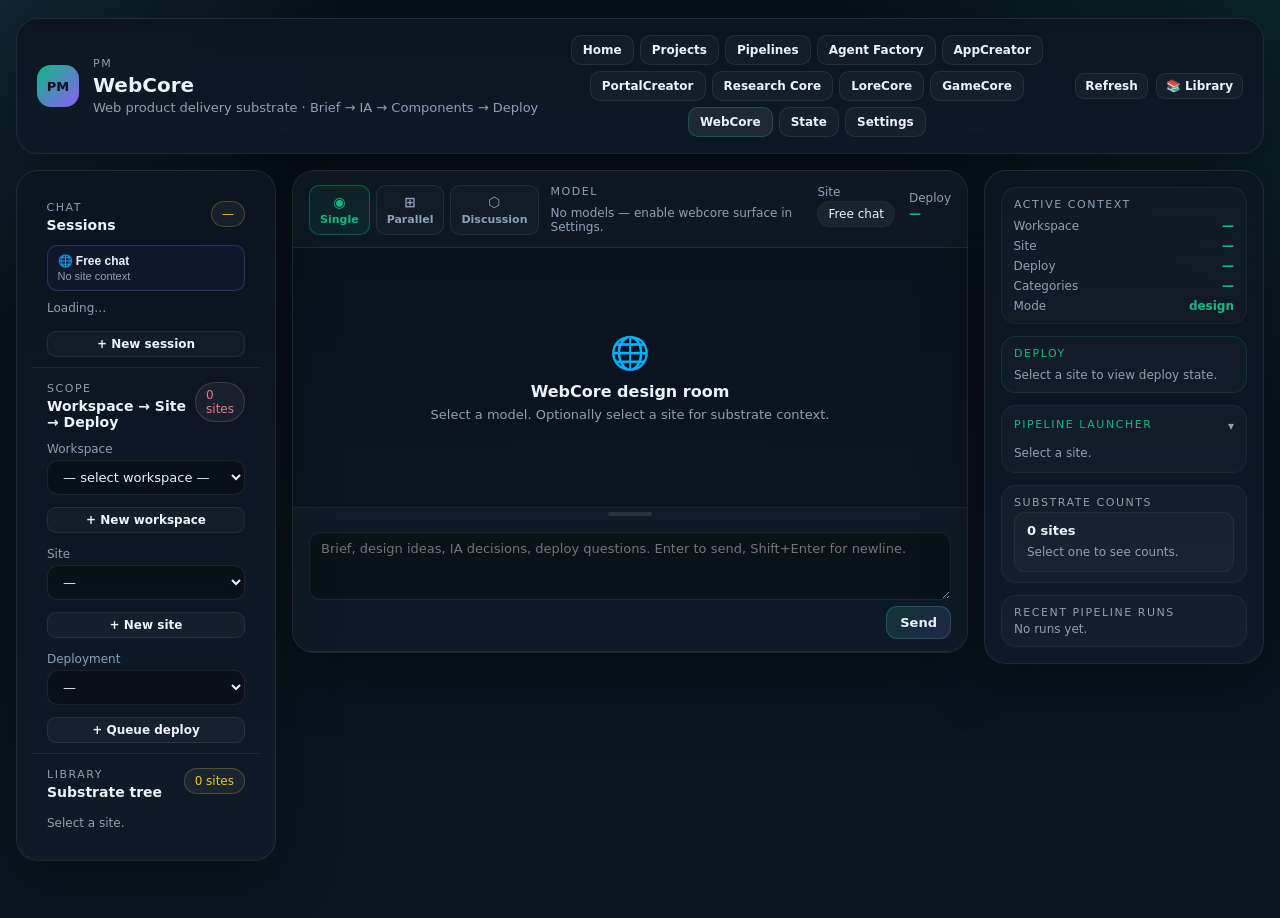
<file: portalcreator/index.html>
<!DOCTYPE html>
<html lang="en">
<head>
  <meta charset="UTF-8" />
  <meta name="viewport" content="width=device-width, initial-scale=1.0" />
  <title>PM — WebCore</title>
  <link rel="icon" href="data:image/svg+xml,%3Csvg%20xmlns='http://www.w3.org/2000/svg'%20viewBox='0%200%2064%2064'%3E%3Crect%20width='64'%20height='64'%20rx='16'%20fill='%23071019'/%3E%3Cpath%20d='M14%2018h36c2.2%200%204%201.8%204%204v22c0%202.2-1.8%204-4%204H14c-2.2%200-4-1.8-4-4V22c0-2.2%201.8-4%204-4zm-1%2010v18c0%201.1.9%202%202%202h34c1.1%200%202-.9%202-2V28H13zm6%204h12v3H19v-3zm0%206h20v3H19v-3z'%20fill='%2310b981'/%3E%3C/svg%3E" />
  <link rel="stylesheet" href="page.css" />
</head>
<body>
<div class="page-shell">

  <header class="page-header">
    <div class="brand">
      <div class="brand-mark">PM</div>
      <div class="header-copy">
        <div class="eyebrow">PM</div>
        <h1>WebCore</h1>
        <p>Web product delivery substrate · Brief → IA → Components → Deploy</p>
      </div>
    </div>
    <nav class="global-nav" aria-label="Primary">
      <a class="nav-link" href="../">Home</a>
      <a class="nav-link" href="../projects/">Projects</a>
      <a class="nav-link" href="../pipelines/">Pipelines</a>
      <a class="nav-link" href="../agent-factory/">Agent Factory</a>
      <a class="nav-link" href="../appcreator/">AppCreator</a>
      <a class="nav-link" href="../portalcreator/">PortalCreator</a>
      <a class="nav-link" href="../research-core/">Research Core</a>
      <a class="nav-link" href="../lorecore/">LoreCore</a>
      <a class="nav-link" href="../gamecore-designer/">GameCore</a>
      <a class="nav-link nav-link--active" href="../webcore-builder/">WebCore</a>
      <a class="nav-link" href="../state/">State</a>
      <a class="nav-link" href="../settings/">Settings</a>
    </nav>
    <div class="header-actions">
      <button class="button button--small" id="refreshBtn" type="button">Refresh</button>
      <button class="button button--small" id="modeToggleBtn" type="button">📚 Library</button>
    </div>
  </header>

  <div class="wc-layout">

    <!-- ══ LEFT RAIL ══ -->
    <aside class="panel panel-left">

      <!-- Sessions block -->
      <div class="left-block">
        <div class="left-block-head">
          <div>
            <div class="eyebrow">Chat</div>
            <div class="left-block-title">Sessions</div>
          </div>
          <span class="status-chip status-chip--warn" id="sessionChip">—</span>
        </div>

        <button class="session-item session-item--free" id="freeChatBtn" type="button">
          <div class="session-item-title">🌐 Free chat</div>
          <div class="session-item-sub">No site context</div>
        </button>

        <div id="sessionList" class="session-list">
          <div class="lib-placeholder">Loading…</div>
        </div>

        <button class="button button--small" id="newSessionBtn" type="button" style="width:100%;margin-top:6px;">+ New session</button>
      </div>

      <div class="left-divider"></div>

      <!-- Workspace / Site / Deployment selector -->
      <div class="left-block">
        <div class="left-block-head">
          <div>
            <div class="eyebrow">Scope</div>
            <div class="left-block-title">Workspace → Site → Deploy</div>
          </div>
          <span class="status-chip status-chip--warn" id="scopeChip">—</span>
        </div>

        <label class="inline-field" style="margin-bottom:6px;">
          <span class="soft">Workspace</span>
          <select class="select" id="workspaceSelect"><option value="">Loading…</option></select>
        </label>
        <button class="button button--small" id="newWorkspaceBtn" type="button" style="margin-bottom:8px;">+ New workspace</button>
        <div id="newWorkspaceForm" class="inline-form" style="display:none;margin-bottom:8px;">
          <input class="input" id="newWorkspaceName" placeholder="Workspace name" style="margin-bottom:4px;" />
          <textarea class="textarea" id="newWorkspaceDescription" placeholder="Description" rows="2" style="margin-bottom:4px;"></textarea>
          <div class="button-row">
            <button class="button button--small" id="cancelWorkspaceBtn" type="button">Cancel</button>
            <button class="button button--small button--primary" id="saveWorkspaceBtn" type="button">Create</button>
          </div>
        </div>

        <label class="inline-field" style="margin-bottom:6px;">
          <span class="soft">Site</span>
          <select class="select" id="siteSelect"><option value="">—</option></select>
        </label>
        <button class="button button--small" id="newSiteBtn" type="button" style="margin-bottom:8px;">+ New site</button>
        <div id="newSiteForm" class="inline-form" style="display:none;margin-bottom:8px;">
          <input class="input" id="newSiteName" placeholder="Site name" style="margin-bottom:4px;" />
          <input class="input" id="newSiteTagline" placeholder="Tagline" style="margin-bottom:4px;" />
          <input class="input" id="newSiteDomain" placeholder="primary domain (e.g. example.com)" style="margin-bottom:4px;" />
          <div class="eyebrow" style="font-size:10px;margin-top:4px;margin-bottom:4px;">Site categories</div>
          <div id="newSiteSiteCategories" class="category-checks" style="margin-bottom:6px;"></div>
          <div class="eyebrow" style="font-size:10px;margin-top:4px;margin-bottom:4px;">Stack</div>
          <div id="newSiteStackCategories" class="category-checks" style="margin-bottom:6px;"></div>
          <div class="eyebrow" style="font-size:10px;margin-top:4px;margin-bottom:4px;">Deploy target</div>
          <div id="newSiteDeployCategories" class="category-checks" style="margin-bottom:6px;"></div>
          <div class="button-row">
            <button class="button button--small" id="cancelSiteBtn" type="button">Cancel</button>
            <button class="button button--small button--primary" id="saveSiteBtn" type="button">Create</button>
          </div>
        </div>

        <label class="inline-field" style="margin-bottom:6px;">
          <span class="soft">Deployment</span>
          <select class="select" id="deploymentSelect"><option value="">—</option></select>
        </label>
        <button class="button button--small" id="newDeploymentBtn" type="button">+ Queue deploy</button>
        <div id="newDeploymentForm" class="inline-form" style="display:none;margin-top:6px;">
          <input class="input" id="newDeploymentLabel" placeholder="Label (e.g. v1.0 launch)" style="margin-bottom:4px;" />
          <input class="input" id="newDeploymentVersion" placeholder="Version (e.g. 1.0.0)" style="margin-bottom:4px;" />
          <input class="input" id="newDeploymentBranch" placeholder="Branch (default: main)" style="margin-bottom:4px;" />
          <select class="select" id="newDeploymentTarget" style="margin-bottom:4px;">
            <option value="">— deploy target —</option>
          </select>
          <div class="button-row">
            <button class="button button--small" id="cancelDeploymentBtn" type="button">Cancel</button>
            <button class="button button--small button--primary" id="saveDeploymentBtn" type="button">Queue</button>
          </div>
        </div>
      </div>

      <div class="left-divider"></div>

      <!-- Adaptive library tree -->
      <div class="left-block left-block--grow">
        <div class="left-block-head">
          <div>
            <div class="eyebrow">Library</div>
            <div class="left-block-title">Substrate tree</div>
          </div>
          <span class="status-chip status-chip--warn" id="libraryChip">Loading</span>
        </div>
        <div id="libraryTree" class="library-tree">
          <div class="lib-placeholder">Select a site.</div>
        </div>
      </div>

    </aside>

    <!-- ══ CENTER ══ -->
    <main class="panel panel-center">

      <!-- DESIGN MODE: Chat -->
      <div id="designMode" class="mode-pane">

        <div class="chat-controls-bar">
          <div class="mode-cards" id="modeCards">
            <button class="mode-card mode-card--active" data-mode="single">
              <span class="mode-icon">◉</span><span class="mode-label">Single</span>
            </button>
            <button class="mode-card" data-mode="parallel">
              <span class="mode-icon">⊞</span><span class="mode-label">Parallel</span>
            </button>
            <button class="mode-card" data-mode="discussion">
              <span class="mode-icon">⬡</span><span class="mode-label">Discussion</span>
            </button>
          </div>

          <div class="model-selector-wrap">
            <div class="eyebrow" style="margin-bottom:4px;">Model</div>
            <div id="modelSelectorWrap">
              <div class="muted" style="font-size:12px;">Loading…</div>
            </div>
          </div>

          <div class="ctx-strip">
            <div class="ctx-item">
              <span class="soft">Site</span>
              <span class="status-chip" id="siteScopeChip">Free chat</span>
            </div>
            <div class="ctx-item">
              <span class="soft">Deploy</span>
              <strong id="deploymentScopeLabel" class="ctx-val">—</strong>
            </div>
          </div>
        </div>

        <div class="chat-feed" id="chatFeed">
          <div class="chat-placeholder">
            <div class="chat-placeholder-icon">🌐</div>
            <div class="chat-placeholder-title">WebCore design room</div>
            <div class="muted" style="font-size:13px;">Select a model. Optionally select a site for substrate context.</div>
          </div>
        </div>

        <div id="chatResizeHandle" class="chat-resize-handle" title="Drag to resize"></div>

        <div class="chat-input-area">
          <textarea class="textarea chat-textarea" id="messageInput"
            placeholder="Brief, design ideas, IA decisions, deploy questions. Enter to send, Shift+Enter for newline." rows="3"></textarea>
          <div class="chat-input-actions">
            <span class="muted" id="chatStatusText" style="font-size:12px;"></span>
            <button class="button button--primary" id="sendBtn" type="button">Send</button>
          </div>
        </div>
      </div>

      <!-- LIBRARY MODE: Substrate browser -->
      <div id="libraryMode" class="mode-pane" style="display:none;">

        <div class="lib-tab-bar">
          <div class="lib-tabs" id="tierTabs">
            <button class="lib-tab lib-tab--active" data-tier="foundation">Foundation</button>
            <button class="lib-tab" data-tier="ia_visual">IA · Visual</button>
            <button class="lib-tab" data-tier="components">Components</button>
            <button class="lib-tab" data-tier="content" data-conditional="content">Content</button>
            <button class="lib-tab" data-tier="backend" data-conditional="backend">Backend</button>
            <button class="lib-tab" data-tier="seo_a11y">SEO · A11y</button>
            <button class="lib-tab" data-tier="analytics" data-conditional="analytics">Analytics</button>
            <button class="lib-tab" data-tier="deploy">Deploy</button>
            <button class="lib-tab" data-tier="pipelines">Pipelines</button>
          </div>
          <div class="lib-tab-actions">
            <select class="select" id="resourceSelect" style="font-size:12px;width:auto;min-width:140px;">
              <option value="">— select resource —</option>
            </select>
            <button class="button button--small" id="newRecordBtn" type="button">+ New</button>
          </div>
        </div>

        <div class="lib-content">
          <div class="record-columns">
            <div class="record-list-col">
              <div id="recordList" class="record-list">
                <div class="lib-placeholder muted">Pick a tier and resource.</div>
              </div>
            </div>
            <div class="record-editor-col">
              <div id="recordEditorEmpty" class="record-editor-empty">
                <div class="muted" style="text-align:center;padding:32px 16px;font-size:13px;">
                  Select a record or press + New.
                </div>
              </div>
              <div id="recordEditorActive" style="display:none;flex-direction:column;gap:10px;">
                <div class="record-editor-header">
                  <div>
                    <div class="eyebrow" id="recordEditorEyebrow">Record</div>
                    <strong id="recordEditorTitle">—</strong>
                  </div>
                  <div class="button-row">
                    <button class="button button--small button--primary" id="saveRecordBtn" type="button">Save</button>
                    <button class="button button--small button--danger" id="deleteRecordBtn" type="button">Delete</button>
                    <button class="button button--small" id="closeRecordBtn" type="button">✕</button>
                  </div>
                </div>
                <div class="record-fields" id="recordFields"></div>
              </div>
            </div>
          </div>
        </div>

      </div>

    </main>

    <!-- ══ RIGHT RAIL ══ -->
    <aside class="panel panel-right">

      <!-- Active context -->
      <article class="card card--compact">
        <div class="eyebrow">Active context</div>
        <div class="context-rows">
          <div class="context-row"><span class="soft">Workspace</span><strong id="ctxWorkspace">—</strong></div>
          <div class="context-row"><span class="soft">Site</span><strong id="ctxSite">—</strong></div>
          <div class="context-row"><span class="soft">Deploy</span><strong id="ctxDeployment">—</strong></div>
          <div class="context-row"><span class="soft">Categories</span><strong id="ctxCategories">—</strong></div>
          <div class="context-row"><span class="soft">Mode</span><strong id="ctxMode">design</strong></div>
        </div>
      </article>

      <!-- Deploy mini-card (WebCore-specific) -->
      <article class="card card--compact deploy-mini-card">
        <div class="eyebrow accent">Deploy</div>
        <div class="deploy-rows" id="deployMini">
          <div class="muted" style="font-size:12px;">Select a site to view deploy state.</div>
        </div>
      </article>

      <!-- Pipeline launcher (collapsible) -->
      <article class="card card--compact pipeline-launcher">
        <button class="card-collapse-toggle" id="pipelineToggleBtn" type="button">
          <span class="eyebrow accent">Pipeline launcher</span>
          <span class="collapse-arrow" id="pipelineArrow">▾</span>
        </button>
        <div id="pipelineCards" class="pipeline-cards">
          <div class="muted" style="font-size:12px;">Select a site to see available pipelines.</div>
        </div>
      </article>

      <!-- Counts -->
      <article class="card card--compact">
        <div class="eyebrow">Substrate counts</div>
        <div class="preview-box" id="countsBox">
          <strong>—</strong><span>Select a site.</span>
        </div>
      </article>

      <!-- Recent runs -->
      <article class="card card--compact">
        <div class="eyebrow">Recent pipeline runs</div>
        <div class="run-list" id="runList">
          <div class="muted" style="font-size:12px;">No runs yet.</div>
        </div>
      </article>

    </aside>

  </div>
</div>

<div id="toast" class="toast" role="status" aria-live="polite"></div>
<script>
  (function () {
    try {
      const p = new URLSearchParams(window.location.search);
      const b = p.get("apiBase");
      if (b) { window.PM_API_BASE = b.replace(/\/+$/, ""); localStorage.setItem("PM_API_BASE", window.PM_API_BASE); }
      else { const s = localStorage.getItem("PM_API_BASE"); if (s) window.PM_API_BASE = s; }
    } catch {}
  })();
</script>
<script type="module" src="page.js"></script>
</body>
</html>
</file>
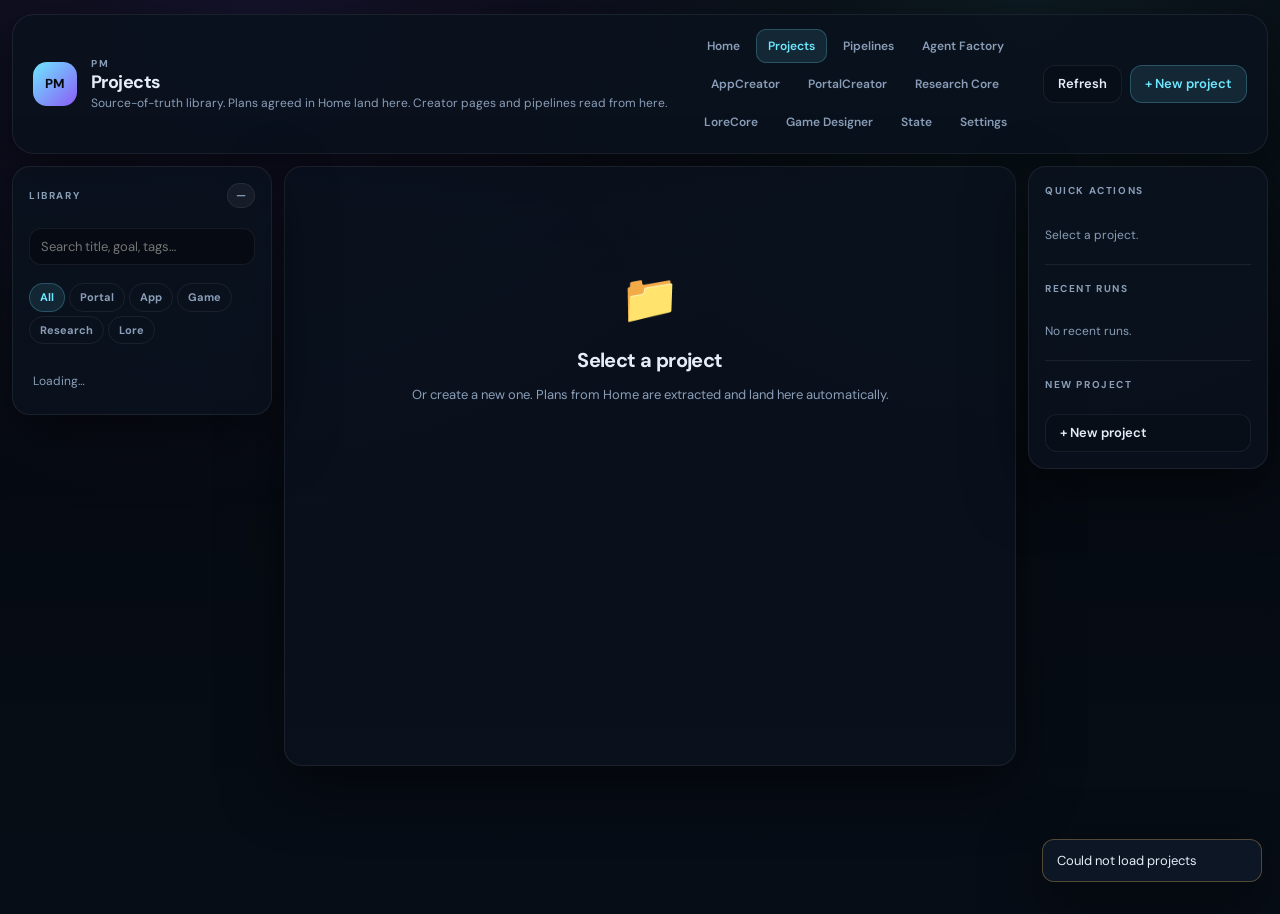
<file: projects/index.html>
<!DOCTYPE html>
<html lang="en">
<head>
  <meta charset="UTF-8" />
  <meta name="viewport" content="width=device-width, initial-scale=1.0" />
  <title>PM — Projects</title>
  <link rel="preconnect" href="https://fonts.googleapis.com" />
  <link href="https://fonts.googleapis.com/css2?family=DM+Sans:ital,opsz,wght@0,9..40,300..800;1,9..40,300..800&display=swap" rel="stylesheet" />
  <link rel="stylesheet" href="page.css" />
</head>
<body>
<div class="page-shell">

  <header class="page-header">
    <div class="brand">
      <div class="brand-mark">PM</div>
      <div class="header-copy">
        <div class="eyebrow">PM</div>
        <h1>Projects</h1>
        <p>Source-of-truth library. Plans agreed in Home land here. Creator pages and pipelines read from here.</p>
      </div>
    </div>
    <nav class="global-nav" aria-label="Primary">
      <a class="nav-link" href="../">Home</a>
      <a class="nav-link nav-link--active" href="../projects/">Projects</a>
      <a class="nav-link" href="../pipelines/">Pipelines</a>
      <a class="nav-link" href="../agent-factory/">Agent Factory</a>
      <a class="nav-link" href="../appcreator/">AppCreator</a>
      <a class="nav-link" href="../portalcreator/">PortalCreator</a>
      <a class="nav-link" href="../research-core/">Research Core</a>
      <a class="nav-link" href="../lorecore/">LoreCore</a>
      <a class="nav-link" href="../game-designer/">Game Designer</a>
      <a class="nav-link" href="../state/">State</a>
      <a class="nav-link" href="../settings/">Settings</a>
    </nav>
    <div class="header-actions">
      <button class="button" id="refreshBtn" type="button">Refresh</button>
      <button class="button button--primary" id="newProjectBtn" type="button">+ New project</button>
    </div>
  </header>

  <div class="projects-layout">

    <!-- ══ LEFT RAIL ══ -->
    <aside class="panel projects-left">

      <div class="rail-head-row">
        <div class="eyebrow">Library</div>
        <span class="status-chip" id="projectCountChip">—</span>
      </div>

      <!-- Search -->
      <div class="search-wrap">
        <input class="input" id="projectSearch" placeholder="Search title, goal, tags…" />
      </div>

      <!-- Type filter tabs -->
      <div class="type-tabs" id="typeTabs">
        <button class="type-tab type-tab--active" data-type="all">All</button>
        <button class="type-tab" data-type="portal">Portal</button>
        <button class="type-tab" data-type="app">App</button>
        <button class="type-tab" data-type="game">Game</button>
        <button class="type-tab" data-type="research">Research</button>
        <button class="type-tab" data-type="lore">Lore</button>
      </div>

      <!-- Project list -->
      <div class="project-list-scroll" id="projectList">
        <div class="list-placeholder">Loading…</div>
      </div>

    </aside>

    <!-- ══ CENTER ══ -->
    <main class="panel projects-center" id="projectCenter">

      <div class="center-empty" id="centerEmpty">
        <div class="empty-icon">📁</div>
        <h2>Select a project</h2>
        <p>Or create a new one. Plans from Home are extracted and land here automatically.</p>
      </div>

      <div id="projectWorkspace" style="display:none;">

        <!-- Project header -->
        <div class="workspace-header">
          <div class="workspace-title-row">
            <div>
              <div class="eyebrow" id="wsType">Project</div>
              <h2 id="wsTitle">—</h2>
            </div>
            <div class="btn-row">
              <button class="button" id="saveProjectBtn" type="button">Save</button>
              <button class="button button--primary" id="openCreatorBtn" type="button">Open in creator →</button>
            </div>
          </div>

          <!-- Status bar -->
          <div class="status-bar">
            <div class="status-bar-item">
              <span class="soft">Status</span>
              <select class="select select--inline" id="wsStatus">
                <option>Draft</option>
                <option>Ready</option>
                <option>Active</option>
                <option>Blocked</option>
                <option>Archived</option>
              </select>
            </div>
            <div class="status-bar-item">
              <span class="soft">Creator</span>
              <select class="select select--inline" id="wsTarget">
                <option value="portalcreator">PortalCreator</option>
                <option value="appcreator">AppCreator</option>
                <option value="game-designer">Game Designer</option>
                <option value="research-core">Research Core</option>
                <option value="lorecore">LoreCore</option>
              </select>
            </div>
            <div class="status-bar-item">
              <span class="soft">Last run</span>
              <span class="soft" id="wsLastRun">—</span>
            </div>
            <div class="status-bar-item">
              <span class="soft">Runs</span>
              <span class="soft" id="wsRunCount">0</span>
            </div>
          </div>
        </div>

        <!-- Plan fields — extracted from Home chat -->
        <div class="plan-section">
          <div class="plan-section-head">
            <div class="eyebrow">Extracted plan</div>
            <span class="chip" id="planSourceChip">From Home</span>
          </div>
          <div class="plan-grid">
            <div class="plan-field-block">
              <label class="field-label">Goal</label>
              <textarea class="textarea" id="wsGoal" rows="2" placeholder="What this project produces…"></textarea>
            </div>
            <div class="plan-field-block">
              <label class="field-label">Next action</label>
              <textarea class="textarea" id="wsNextAction" rows="2" placeholder="The immediate next step…"></textarea>
            </div>
            <div class="plan-field-block">
              <label class="field-label">Modules / features</label>
              <textarea class="textarea" id="wsModules" rows="3" placeholder="Key components or features…"></textarea>
            </div>
            <div class="plan-field-block">
              <label class="field-label">Tech stack</label>
              <textarea class="textarea" id="wsTechStack" rows="3" placeholder="Technologies, languages, frameworks…"></textarea>
            </div>
            <div class="plan-field-block">
              <label class="field-label">Constraints</label>
              <textarea class="textarea" id="wsConstraints" rows="3" placeholder="Limits, requirements, things to avoid…"></textarea>
            </div>
            <div class="plan-field-block">
              <label class="field-label">Risks</label>
              <textarea class="textarea" id="wsRisks" rows="3" placeholder="Known risks or blockers…"></textarea>
            </div>
          </div>
          <div class="plan-field-block" style="margin-top:10px;">
            <label class="field-label">Summary</label>
            <textarea class="textarea" id="wsSummary" rows="3" placeholder="Brief overview…"></textarea>
          </div>
        </div>

        <!-- Run history for this project -->
        <div class="run-history-section">
          <div class="eyebrow" style="margin-bottom:10px;">Pipeline runs</div>
          <div id="wsRunHistory" class="ws-run-list">
            <div class="list-placeholder">No runs yet.</div>
          </div>
        </div>

        <!-- Notes -->
        <div class="notes-section">
          <label class="field-label">Notes</label>
          <textarea class="textarea" id="wsNotes" rows="4" placeholder="Operator notes — reasoning, what not to change, open questions…"></textarea>
        </div>

      </div>

    </main>

    <!-- ══ RIGHT RAIL ══ -->
    <aside class="panel projects-right">

      <div class="eyebrow" style="margin-bottom:12px;">Quick actions</div>

      <div class="quick-actions" id="quickActions">
        <div class="section-meta">Select a project.</div>
      </div>

      <div class="divider"></div>

      <div class="eyebrow" style="margin-bottom:10px;">Recent runs</div>
      <div id="recentRuns" class="recent-run-list">
        <div class="section-meta">No recent runs.</div>
      </div>

      <div class="divider"></div>

      <div class="eyebrow" style="margin-bottom:10px;">New project</div>
      <div class="new-project-form" id="newProjectForm" style="display:none;">
        <div class="field" style="margin-bottom:8px;">
          <label class="field-label">Title</label>
          <input class="input" id="npTitle" placeholder="Project title…" />
        </div>
        <div class="field" style="margin-bottom:8px;">
          <label class="field-label">Type</label>
          <select class="select" id="npType">
            <option value="portal">Portal / Web</option>
            <option value="app">App / Script</option>
            <option value="game">Game</option>
            <option value="research">Research</option>
            <option value="lore">Lore / Writing</option>
          </select>
        </div>
        <div class="field" style="margin-bottom:10px;">
          <label class="field-label">Goal</label>
          <textarea class="textarea" id="npGoal" rows="2" placeholder="What does this produce?"></textarea>
        </div>
        <div class="btn-row">
          <button class="button" id="cancelNewProjectBtn" type="button">Cancel</button>
          <button class="button button--primary" id="createProjectBtn" type="button">Create</button>
        </div>
      </div>
      <button class="button" id="showNewProjectBtn" type="button" style="width:100%;">+ New project</button>

    </aside>

  </div>
</div>

<div id="toast" class="toast" role="status" aria-live="polite"></div>
<script>
  (function(){
    try {
      const p = new URLSearchParams(window.location.search);
      const b = p.get("apiBase");
      if (b) { window.PM_API_BASE = b.replace(/\/+$/,""); localStorage.setItem("PM_API_BASE", window.PM_API_BASE); }
      else { const s = localStorage.getItem("PM_API_BASE"); if (s) window.PM_API_BASE = s; }
    } catch {}
  })();
</script>
<script src="page.js"></script>
</body>
</html>
</file>
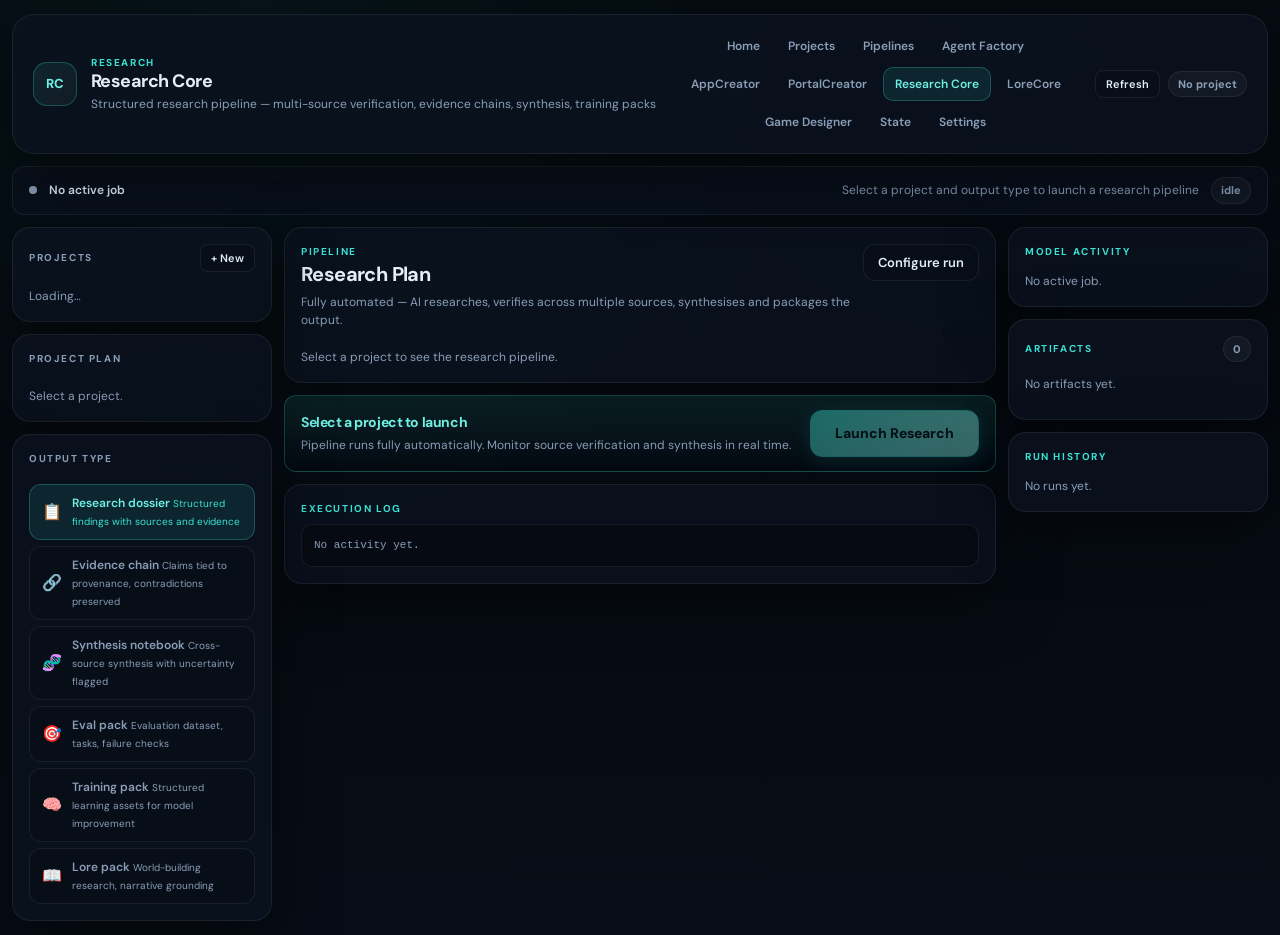
<file: research-core/index.html>
<!DOCTYPE html>
<html lang="en">
<head>
  <meta charset="UTF-8" />
  <meta name="viewport" content="width=device-width, initial-scale=1.0" />
  <title>Research Core — PM</title>
  <link rel="preconnect" href="https://fonts.googleapis.com" />
  <link href="https://fonts.googleapis.com/css2?family=DM+Sans:ital,opsz,wght@0,9..40,300..800;1,9..40,300..800&display=swap" rel="stylesheet" />
  <link rel="stylesheet" href="../creator-shell.css" />
  <style>
    /* Research Core accent — deep teal/cyan */
    body[data-page="research"] {
      --accent:        #38e2d4;
      --accent-2:      #6ef0e5;
      --accent-dim:    rgba(56, 226, 212, 0.10);
      --accent-border: rgba(56, 226, 212, 0.26);
      --accent-glow:   rgba(56, 226, 212, 0.05);
      --page-bg-1:     rgba(10, 90, 85, 0.14);
      --page-bg-2:     rgba(5, 60, 55, 0.08);
    }
    /* Output type chips */
    .output-selector { display: flex; flex-direction: column; gap: 6px; }
    .output-btn {
      display: flex; align-items: center; gap: 10px;
      padding: 9px 12px; border-radius: var(--radius-sm);
      border: 1px solid var(--border);
      background: var(--surface-3);
      color: var(--muted); font-size: 12px; font-weight: 600;
      text-align: left; width: 100%;
      transition: .15s ease; cursor: pointer;
    }
    .output-btn:hover { border-color: var(--accent-border); color: var(--text); }
    .output-btn.active { border-color: var(--accent-border); background: var(--accent-dim); color: var(--accent-2); }
    .output-btn-icon { font-size: 16px; flex-shrink: 0; }
    .output-btn-label { flex: 1; }
    .output-btn-desc { font-size: 10px; color: var(--muted); font-weight: 400; }
    .output-btn.active .output-btn-desc { color: var(--accent); }
  </style>
</head>
<body data-page="research">
<div class="creator-shell">

  <header class="creator-header">
    <div class="header-brand">
      <div class="brand-mark">RC</div>
      <div class="header-titles">
        <div class="eyebrow accent">Research</div>
        <h1>Research Core</h1>
        <p>Structured research pipeline — multi-source verification, evidence chains, synthesis, training packs</p>
      </div>
    </div>
    <nav class="header-nav" aria-label="Primary">
      <a class="nav-link" href="../">Home</a>
      <a class="nav-link" href="../projects/">Projects</a>
      <a class="nav-link" href="../pipelines/">Pipelines</a>
      <a class="nav-link" href="../agent-factory/">Agent Factory</a>
      <a class="nav-link" href="../appcreator/">AppCreator</a>
      <a class="nav-link" href="../portalcreator/">PortalCreator</a>
      <a class="nav-link nav-link--active" href="../research-core/">Research Core</a>
      <a class="nav-link" href="../lorecore/">LoreCore</a>
      <a class="nav-link" href="../game-designer/">Game Designer</a>
      <a class="nav-link" href="../state/">State</a>
      <a class="nav-link" href="../settings/">Settings</a>
    </nav>
    <div class="header-controls">
      <button class="btn btn--sm" id="refreshBtn">Refresh</button>
      <span class="chip" id="activeProjectChip">No project</span>
    </div>
  </header>

  <div class="job-status-bar" id="jobStatusBar">
    <div class="job-status-dot"></div>
    <div class="job-status-text">No active job</div>
    <div class="job-status-meta">Select a project and output type to launch a research pipeline</div>
    <span class="chip">idle</span>
  </div>

  <div class="creator-layout">

    <!-- ══ LEFT RAIL ══ -->
    <aside class="left-rail">

      <div class="panel">
        <div class="rail-section">
          <div class="rail-head">
            <div class="eyebrow">Projects</div>
            <a href="../projects/" class="btn btn--sm">+ New</a>
          </div>
          <div class="project-list" id="projectList">
            <div class="section-meta">Loading…</div>
          </div>
        </div>
      </div>

      <div class="panel">
        <div class="rail-section">
          <div class="eyebrow" style="margin-bottom:10px;">Project plan</div>
          <div id="projectPlan"><div class="section-meta">Select a project.</div></div>
        </div>
      </div>

      <div class="panel">
        <div class="rail-section">
          <div class="eyebrow" style="margin-bottom:10px;">Output type</div>
          <div class="output-selector" id="outputSelector">
            <button class="output-btn active" data-output="research_dossier">
              <span class="output-btn-icon">📋</span>
              <span class="output-btn-label">Research dossier
                <span class="output-btn-desc">Structured findings with sources and evidence</span>
              </span>
            </button>
            <button class="output-btn" data-output="evidence_chain">
              <span class="output-btn-icon">🔗</span>
              <span class="output-btn-label">Evidence chain
                <span class="output-btn-desc">Claims tied to provenance, contradictions preserved</span>
              </span>
            </button>
            <button class="output-btn" data-output="synthesis">
              <span class="output-btn-icon">🧬</span>
              <span class="output-btn-label">Synthesis notebook
                <span class="output-btn-desc">Cross-source synthesis with uncertainty flagged</span>
              </span>
            </button>
            <button class="output-btn" data-output="eval_pack">
              <span class="output-btn-icon">🎯</span>
              <span class="output-btn-label">Eval pack
                <span class="output-btn-desc">Evaluation dataset, tasks, failure checks</span>
              </span>
            </button>
            <button class="output-btn" data-output="training_pack">
              <span class="output-btn-icon">🧠</span>
              <span class="output-btn-label">Training pack
                <span class="output-btn-desc">Structured learning assets for model improvement</span>
              </span>
            </button>
            <button class="output-btn" data-output="lore_pack">
              <span class="output-btn-icon">📖</span>
              <span class="output-btn-label">Lore pack
                <span class="output-btn-desc">World-building research, narrative grounding</span>
              </span>
            </button>
          </div>
        </div>
      </div>

    </aside>

    <!-- ══ CENTER ══ -->
    <main class="center-col" id="centerCol">

      <div class="panel">
        <div class="pipeline-header">
          <div>
            <div class="eyebrow accent">Pipeline</div>
            <h2>Research Plan</h2>
            <p>Fully automated — AI researches, verifies across multiple sources, synthesises and packages the output.</p>
          </div>
          <div class="pipeline-actions">
            <button class="btn" id="configToggleBtn">Configure run</button>
          </div>
        </div>
        <div id="stageList" class="stage-list">
          <div class="section-meta">Select a project to see the research pipeline.</div>
        </div>
      </div>

      <!-- Per-run config -->
      <div class="panel" id="runConfigPanel" style="display:none;">
        <div class="eyebrow accent" style="margin-bottom:12px;">Per-run configuration</div>
        <div class="run-config-grid">
          <div class="config-toggle on" data-key="multi_source_verify">
            <span class="config-toggle-label">Multi-source verify</span>
            <span class="config-toggle-desc">Cross-verify all claims across 3+ independent sources</span>
          </div>
          <div class="config-toggle on" data-key="reasoning_layer">
            <span class="config-toggle-label">Maneit reasoning</span>
            <span class="config-toggle-desc">Full Maneit v1 reasoning layer on all models</span>
          </div>
          <div class="config-toggle on" data-key="preserve_contradictions">
            <span class="config-toggle-label">Preserve contradictions</span>
            <span class="config-toggle-desc">Flag and keep conflicting sources rather than resolving</span>
          </div>
          <div class="config-toggle on" data-key="deep_verify">
            <span class="config-toggle-label">Deep verification</span>
            <span class="config-toggle-desc">Dedicated verifier pass after each research stage</span>
          </div>
          <div class="config-toggle" data-key="dry_run">
            <span class="config-toggle-label">Dry run</span>
            <span class="config-toggle-desc">Plan only — no output written</span>
          </div>
          <div class="config-toggle on" data-key="save_artifacts">
            <span class="config-toggle-label">Save artifacts</span>
            <span class="config-toggle-desc">Persist all output to artifact store</span>
          </div>
          <div class="config-toggle on" data-key="web_search">
            <span class="config-toggle-label">Web search</span>
            <span class="config-toggle-desc">Enable live web search during research stages</span>
          </div>
          <div class="config-toggle" data-key="strict_provenance">
            <span class="config-toggle-label">Strict provenance</span>
            <span class="config-toggle-desc">Only accept claims with verifiable primary sources</span>
          </div>
          <div class="config-toggle on" data-key="audit_pass">
            <span class="config-toggle-label">Audit pass</span>
            <span class="config-toggle-desc">Final independent audit of all findings</span>
          </div>
        </div>
      </div>

      <!-- Launch bar -->
      <div class="launch-bar">
        <div class="launch-info">
          <h3 id="launchTitle">Select a project and output type to launch</h3>
          <p id="launchMeta">Pipeline runs fully automatically. Monitor source verification and synthesis in real time.</p>
        </div>
        <button class="btn btn--launch" id="launchBtn" disabled>Launch Research</button>
      </div>

      <!-- Execution log -->
      <div class="panel">
        <div class="eyebrow accent" style="margin-bottom:8px;">Execution log</div>
        <div class="exec-log" id="execLog">
          <div class="log-line muted">No activity yet.</div>
        </div>
      </div>

    </main>

    <!-- ══ RIGHT RAIL ══ -->
    <aside class="right-rail">

      <div class="panel">
        <div class="eyebrow accent" style="margin-bottom:10px;">Model activity</div>
        <div class="model-activity-list" id="modelActivityList">
          <div class="section-meta">No active job.</div>
        </div>
      </div>

      <div class="panel">
        <div class="rail-head" style="margin-bottom:10px;">
          <div class="eyebrow accent">Artifacts</div>
          <span class="chip" id="artifactCount">0</span>
        </div>
        <div class="artifact-list" id="artifactList">
          <div class="section-meta">No artifacts yet.</div>
        </div>
        <div id="artifactViewer" style="margin-top:10px;"></div>
      </div>

      <div class="panel">
        <div class="eyebrow accent" style="margin-bottom:10px;">Run history</div>
        <div class="run-list" id="runHistory">
          <div class="section-meta">No runs yet.</div>
        </div>
      </div>

    </aside>

  </div>
</div>

<div id="toast" class="toast"></div>
<script>
  (function() {
    try {
      const p = new URLSearchParams(window.location.search);
      const b = p.get("apiBase");
      if (b) { window.PM_API_BASE = b.replace(/\/+$/,""); localStorage.setItem("PM_API_BASE", window.PM_API_BASE); }
      else { const s = localStorage.getItem("PM_API_BASE"); if (s) window.PM_API_BASE = s; }
    } catch {}
  })();
</script>
<script src="../creator-shell.js"></script>
<script src="page.js"></script>
</body>
</html>
</file>
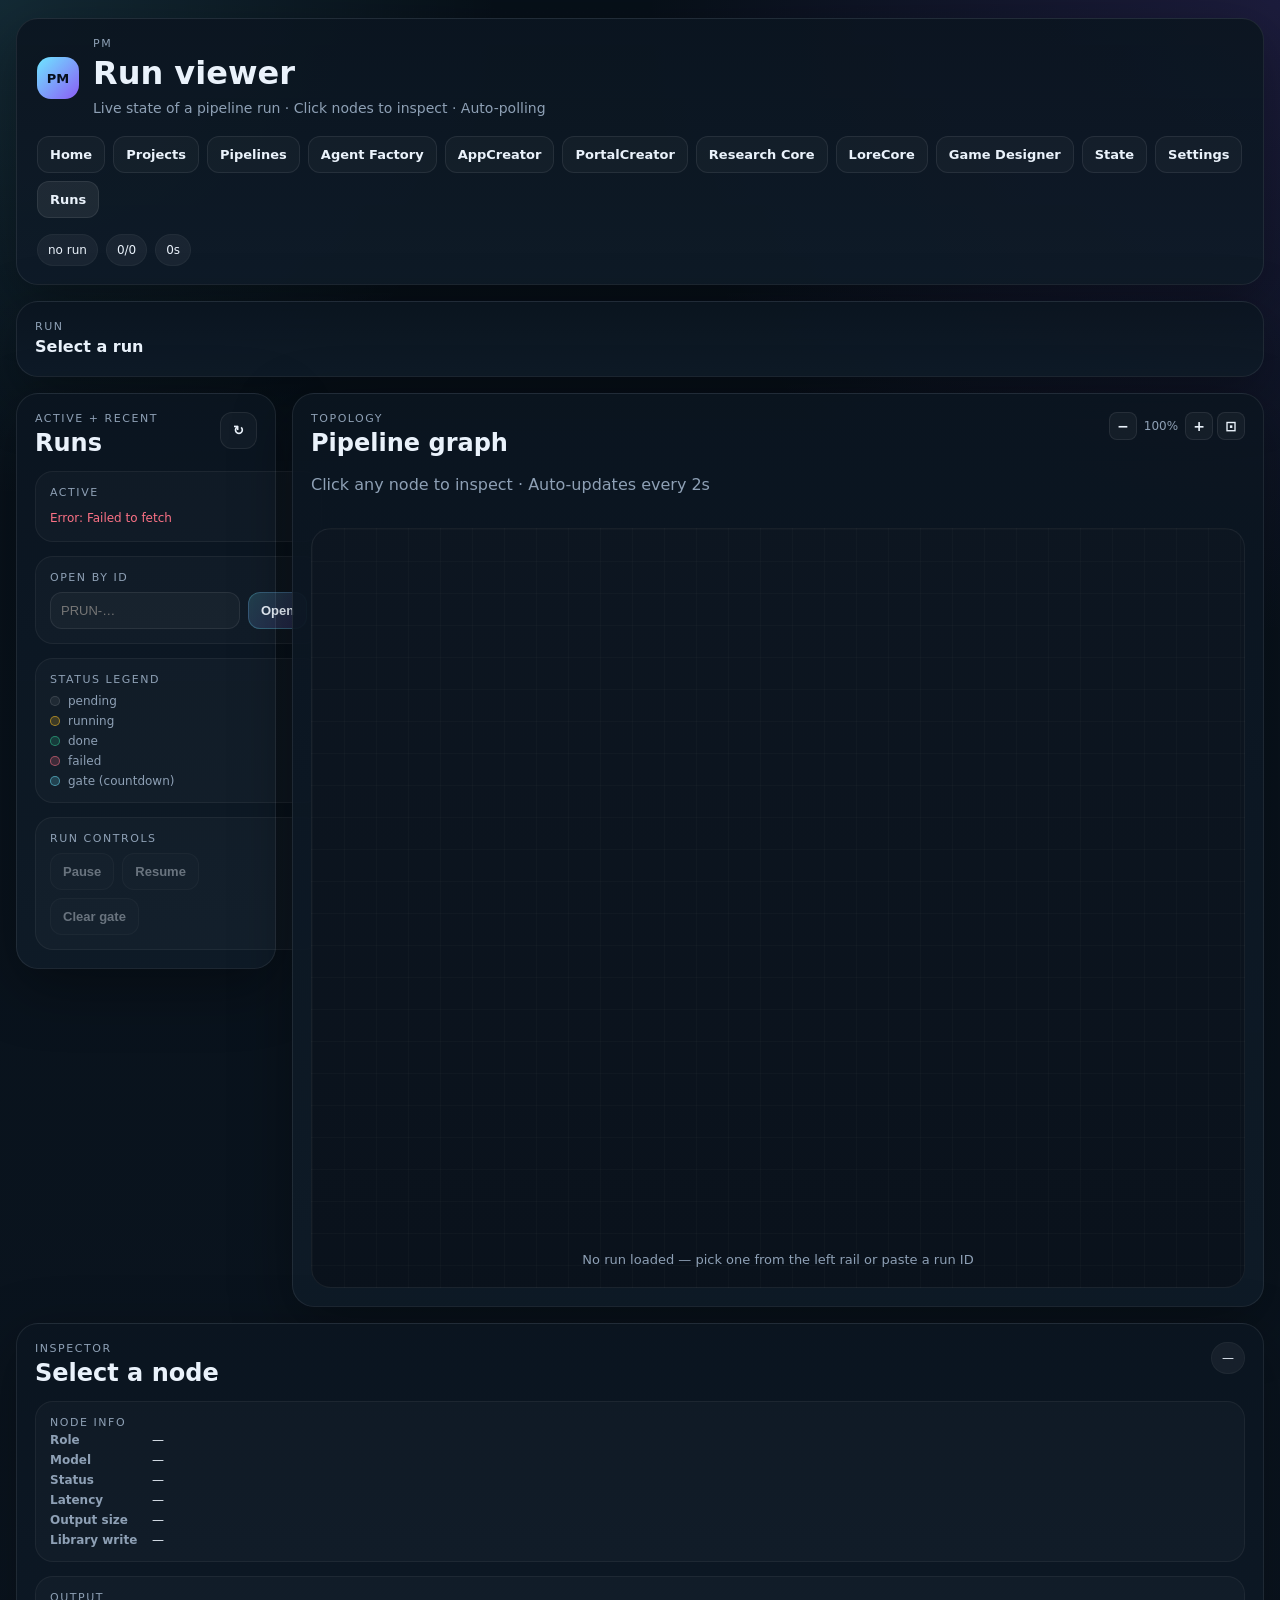
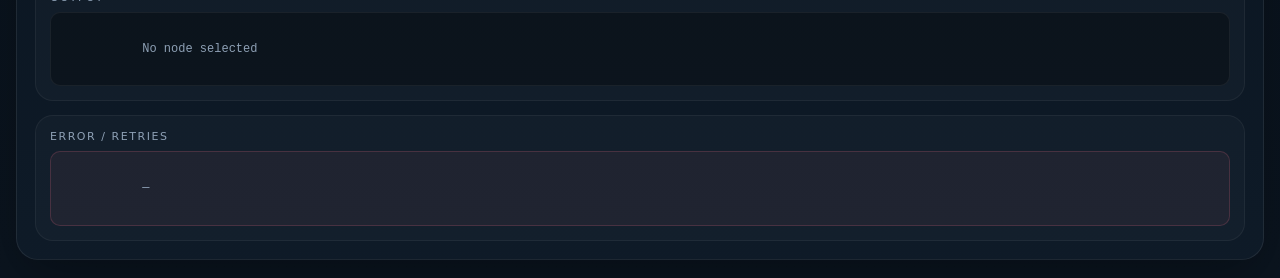
<file: run-viewer/index.html>
<!DOCTYPE html>
<html lang="en">
<head>
  <meta charset="UTF-8" />
  <meta name="viewport" content="width=device-width, initial-scale=1.0" />
  <title>PM — Run Viewer</title>
  <link rel="icon" href="data:image/svg+xml,%3Csvg%20xmlns%3D%27http%3A//www.w3.org/2000/svg%27%20viewBox%3D%270%200%2064%2064%27%3E%3Crect%20width%3D%2764%27%20height%3D%2764%27%20rx%3D%2716%27%20fill%3D%27%23111827%27/%3E%3Cpath%20d%3D%27M16%2044V20h10l8%2014%208-14h10v24h-8V32l-7%2012h-6l-7-12v12z%27%20fill%3D%27%23d1d5db%27/%3E%3C/svg%3E" />
  <link rel="stylesheet" href="page.css" />
</head>
<body>
<div class="page-shell">

  <header class="page-header">
    <div class="brand">
      <div class="brand-mark">PM</div>
      <div class="header-copy">
        <div class="eyebrow">PM</div>
        <h1>Run viewer</h1>
        <p>Live state of a pipeline run · Click nodes to inspect · Auto-polling</p>
      </div>
    </div>
    <nav class="global-nav" aria-label="Primary">
      <a class="nav-link" href="../">Home</a>
      <a class="nav-link" href="../projects/">Projects</a>
      <a class="nav-link" href="../pipelines/">Pipelines</a>
      <a class="nav-link" href="../agent-factory/">Agent Factory</a>
      <a class="nav-link" href="../appcreator/">AppCreator</a>
      <a class="nav-link" href="../portalcreator/">PortalCreator</a>
      <a class="nav-link" href="../research-core/">Research Core</a>
      <a class="nav-link" href="../lorecore/">LoreCore</a>
      <a class="nav-link" href="../game-designer/">Game Designer</a>
      <a class="nav-link" href="../state/">State</a>
      <a class="nav-link" href="../settings/">Settings</a>
      <a class="nav-link nav-link--active" href="../run-viewer/">Runs</a>
    </nav>
    <div class="header-actions">
      <span class="chip" id="runStatusChip">no run</span>
      <span class="chip" id="runProgressChip">0/0</span>
      <span class="chip" id="runtimeChip">0s</span>
    </div>
  </header>

  <section class="surface-banner panel">
    <div>
      <div class="eyebrow">Run</div>
      <strong id="runTitle">Select a run</strong>
      <span class="muted" id="runIdLabel" style="margin-left: 12px; font-size: 13px;"></span>
    </div>
    <div class="banner-note" id="runMeta"></div>
  </section>

  <section class="run-layout">

    <!-- ── LEFT — Run picker ── -->
    <aside class="panel panel-left">
      <div class="section-title">
        <div><div class="eyebrow">Active + recent</div><h2>Runs</h2></div>
        <button class="button" id="refreshRunsBtn" type="button">↻</button>
      </div>
      <div class="stack">

        <article class="card">
          <div class="eyebrow" style="margin-bottom:8px;">Active</div>
          <div id="activeRunsList">
            <span class="soft" style="font-size:12px;">Loading…</span>
          </div>
        </article>

        <article class="card">
          <div class="eyebrow" style="margin-bottom:8px;">Open by ID</div>
          <div class="save-row">
            <input class="input" id="runIdInput" placeholder="PRUN-…" />
            <button class="button button--primary" id="openRunBtn" type="button">Open</button>
          </div>
        </article>

        <article class="card">
          <div class="eyebrow" style="margin-bottom:8px;">Status legend</div>
          <div class="legend">
            <div class="legend-row"><span class="legend-dot legend-dot--pending"></span>pending</div>
            <div class="legend-row"><span class="legend-dot legend-dot--running"></span>running</div>
            <div class="legend-row"><span class="legend-dot legend-dot--done"></span>done</div>
            <div class="legend-row"><span class="legend-dot legend-dot--failed"></span>failed</div>
            <div class="legend-row"><span class="legend-dot legend-dot--gate"></span>gate (countdown)</div>
          </div>
        </article>

        <article class="card">
          <div class="eyebrow" style="margin-bottom:8px;">Run controls</div>
          <div class="button-row">
            <button class="button" id="pauseBtn" type="button" disabled>Pause</button>
            <button class="button" id="resumeBtn" type="button" disabled>Resume</button>
          </div>
          <div class="button-row" style="margin-top: 8px;">
            <button class="button" id="clearGateBtn" type="button" disabled>Clear gate</button>
          </div>
        </article>

      </div>
    </aside>

    <!-- ── CENTER — Graph ── -->
    <main class="panel panel-center">
      <div class="section-title">
        <div>
          <div class="eyebrow">Topology</div>
          <h2>Pipeline graph</h2>
          <p class="muted">Click any node to inspect · Auto-updates every 2s</p>
        </div>
        <div class="zoom-controls">
          <button class="zoom-btn" id="zoomOutBtn" title="Zoom out">−</button>
          <span class="zoom-label" id="zoomLabel">100%</span>
          <button class="zoom-btn" id="zoomInBtn" title="Zoom in">+</button>
          <button class="zoom-btn" id="zoomFitBtn" title="Fit to screen">⊡</button>
        </div>
      </div>

      <section class="run-canvas" id="runCanvas" aria-label="Run graph">
        <div id="canvasWorld">
          <svg id="edgeSvg" aria-hidden="true">
            <defs>
              <marker id="arrowhead" viewBox="0 0 10 10" refX="9" refY="5" markerWidth="5" markerHeight="5" orient="auto-start-reverse">
                <path d="M0,0 L10,5 L0,10 Z" fill="rgba(110,231,255,0.5)" />
              </marker>
            </defs>
          </svg>
        </div>
        <div class="canvas-hint" id="canvasHint">No run loaded — pick one from the left rail or paste a run ID</div>
      </section>
    </main>

    <!-- ── RIGHT — Inspector ── -->
    <aside class="panel panel-right" id="inspectorPanel">
      <div class="section-title">
        <div><div class="eyebrow">Inspector</div><h2 id="inspectorTitle">Select a node</h2></div>
        <span class="status-chip" id="inspectorStatusChip">—</span>
      </div>
      <div class="stack">

        <article class="card">
          <div class="eyebrow">Node info</div>
          <dl class="kv">
            <dt>Role</dt><dd id="kvRole">—</dd>
            <dt>Model</dt><dd id="kvModel">—</dd>
            <dt>Status</dt><dd id="kvStatus">—</dd>
            <dt>Latency</dt><dd id="kvLatency">—</dd>
            <dt>Output size</dt><dd id="kvSize">—</dd>
            <dt>Library write</dt><dd id="kvLibwrite">—</dd>
          </dl>
        </article>

        <article class="card">
          <div class="eyebrow" style="margin-bottom: 8px;">Output</div>
          <div id="nodeOutputBox" class="output-box">
            <span class="soft" style="font-size:12px;">No node selected</span>
          </div>
        </article>

        <article class="card">
          <div class="eyebrow" style="margin-bottom: 8px;">Error / retries</div>
          <div id="nodeErrorBox" class="output-box output-box--error">
            <span class="soft" style="font-size:12px;">—</span>
          </div>
        </article>

      </div>
    </aside>

  </section>

  <div id="toast" class="toast" role="status" aria-live="polite"></div>
</div>

<script>
(function(){
  try {
    const p = new URLSearchParams(window.location.search);
    const b = p.get("apiBase");
    if (b) { window.PM_API_BASE = b.replace(/\/+$/,""); localStorage.setItem("PM_API_BASE", window.PM_API_BASE); }
    else { const s = localStorage.getItem("PM_API_BASE"); if (s) window.PM_API_BASE = s; }
  } catch(e) {}
})();
</script>
<script type="module" src="page.js"></script>
</body>
</html>
</file>
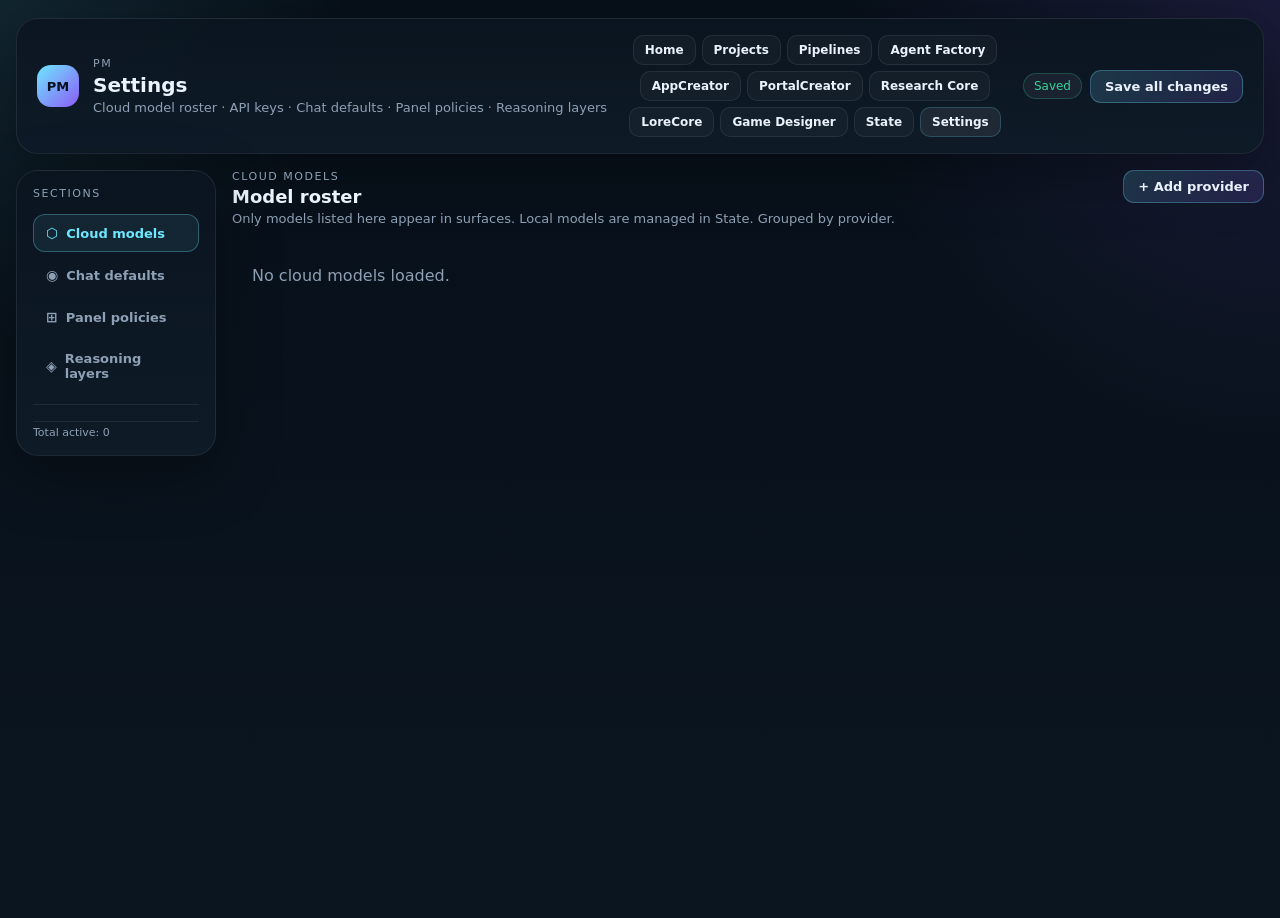
<file: settings/index.html>
<!DOCTYPE html>
<html lang="en">
<head>
  <meta charset="UTF-8" />
  <meta name="viewport" content="width=device-width, initial-scale=1.0" />
  <title>PM — Settings</title>
  <link rel="icon" href="data:image/svg+xml,%3Csvg%20xmlns%3D%27http%3A//www.w3.org/2000/svg%27%20viewBox%3D%270%200%2064%2064%27%3E%3Crect%20width%3D%2764%27%20height%3D%2764%27%20rx%3D%2716%27%20fill%3D%27%23111827%27/%3E%3Cpath%20d%3D%27M16%2044V20h10l8%2014%208-14h10v24h-8V32l-7%2012h-6l-7-12v12z%27%20fill%3D%27%23d1d5db%27/%3E%3C/svg%3E" />
  <link rel="stylesheet" href="page.css" />
</head>
<body>
<div class="page-shell">

  <header class="page-header">
    <div class="brand">
      <div class="brand-mark">PM</div>
      <div class="header-copy">
        <div class="eyebrow">PM</div>
        <h1>Settings</h1>
        <p>Cloud model roster · API keys · Chat defaults · Panel policies · Reasoning layers</p>
      </div>
    </div>
    <nav class="global-nav" aria-label="Primary">
      <a class="nav-link" href="../">Home</a>
      <a class="nav-link" href="../projects/">Projects</a>
      <a class="nav-link" href="../pipelines/">Pipelines</a>
      <a class="nav-link" href="../agent-factory/">Agent Factory</a>
      <a class="nav-link" href="../appcreator/">AppCreator</a>
      <a class="nav-link" href="../portalcreator/">PortalCreator</a>
      <a class="nav-link" href="../research-core/">Research Core</a>
      <a class="nav-link" href="../lorecore/">LoreCore</a>
      <a class="nav-link" href="../game-designer/">Game Designer</a>
      <a class="nav-link" href="../state/">State</a>
      <a class="nav-link nav-link--active" href="../settings/">Settings</a>
    </nav>
    <div class="header-actions">
      <span class="status-chip status-chip--warn" id="globalStatusChip">Loading</span>
      <button class="button button--primary" id="saveAllBtn" type="button">Save all changes</button>
    </div>
  </header>

  <div class="settings-layout">

    <!-- LEFT NAV -->
    <nav class="settings-nav panel">
      <div class="eyebrow" style="margin-bottom:10px;">Sections</div>
      <button class="snav-item snav-item--active" data-section="roster">
        <span class="snav-icon">⬡</span> Cloud models
      </button>
      <button class="snav-item" data-section="defaults">
        <span class="snav-icon">◉</span> Chat defaults
      </button>
      <button class="snav-item" data-section="policies">
        <span class="snav-icon">⊞</span> Panel policies
      </button>
      <button class="snav-item" data-section="reasoning">
        <span class="snav-icon">◈</span> Reasoning layers
      </button>
      <div class="snav-divider"></div>
      <div class="snav-counts" id="snavCounts"></div>
    </nav>

    <!-- MAIN CONTENT -->
    <main class="settings-main">

      <!-- ══ ROSTER ══ -->
      <section class="settings-section active" id="section-roster">
        <div class="section-head">
          <div>
            <div class="eyebrow">Cloud models</div>
            <h2>Model roster</h2>
            <p class="muted">Only models listed here appear in surfaces. Local models are managed in State. Grouped by provider.</p>
          </div>
          <button class="button button--primary" id="addProviderBtn" type="button">+ Add provider</button>
        </div>

        <div id="addProviderForm" class="inset-form" style="display:none;">
          <div class="eyebrow" style="margin-bottom:10px;">New provider</div>
          <div class="form-grid-3">
            <label class="inline-field">
              <span class="soft">Provider ID</span>
              <input class="input" id="np_id" placeholder="e.g. anthropic" />
            </label>
            <label class="inline-field">
              <span class="soft">Display name</span>
              <input class="input" id="np_name" placeholder="Anthropic" />
            </label>
            <label class="inline-field">
              <span class="soft">Base URL</span>
              <input class="input" id="np_url" placeholder="https://api.anthropic.com/v1" />
            </label>
            <label class="inline-field">
              <span class="soft">API key</span>
              <input class="input" id="np_key" type="password" placeholder="sk-ant-..." />
            </label>
            <label class="inline-field">
              <span class="soft">Driver</span>
              <select class="select" id="np_driver">
                <option value="openai_api">openai_api (default)</option>
                <option value="anthropic_api">anthropic_api</option>
                <option value="google_api">google_api</option>
              </select>
            </label>
          </div>
          <div class="button-row" style="margin-top:12px;">
            <button class="button" id="cancelProviderBtn" type="button">Cancel</button>
            <button class="button button--primary" id="saveProviderBtn" type="button">Add provider</button>
          </div>
        </div>

        <div id="providerGroups"></div>
      </section>

      <!-- ══ DEFAULTS ══ -->
      <section class="settings-section" id="section-defaults">
        <div class="section-head">
          <div>
            <div class="eyebrow">Chat defaults</div>
            <h2>Default chat behaviour</h2>
          </div>
        </div>
        <div class="card">
          <div class="field-grid">
            <label class="inline-field">
              <span class="soft">Default chat mode</span>
              <select class="select" id="defaultMode">
                <option value="single">Single — one model responds</option>
                <option value="parallel">Parallel — all selected models respond</option>
                <option value="discussion">Discussion — lead + support models</option>
              </select>
            </label>
            <div class="inline-field">
              <span class="soft">Default models (pre-selected in chat)</span>
              <div id="defaultModelsList" class="check-grid"></div>
            </div>
          </div>
        </div>
      </section>

      <!-- ══ POLICIES ══ -->
      <section class="settings-section" id="section-policies">
        <div class="section-head">
          <div>
            <div class="eyebrow">Panel policies</div>
            <h2>Interactive + production behaviour</h2>
          </div>
        </div>
        <div class="policy-grid">
          <div class="card">
            <div class="eyebrow" style="margin-bottom:12px;">Interactive (chat panels)</div>
            <div class="field-grid">
              <label class="inline-field">
                <span class="soft">Reserved hot slots</span>
                <input class="input" type="number" id="pol_hot" min="0" max="8" value="1" />
              </label>
              <label class="inline-field">
                <span class="soft">Max active support models</span>
                <input class="input" type="number" id="pol_support" min="0" max="8" value="2" />
              </label>
              <label class="inline-field">
                <span class="soft">Max selected participants</span>
                <input class="input" type="number" id="pol_participants" min="1" max="16" value="8" />
              </label>
              <label class="checkbox-row">
                <input type="checkbox" id="pol_diversity" />
                <span>Require family diversity</span>
              </label>
            </div>
          </div>
          <div class="card">
            <div class="eyebrow" style="margin-bottom:12px;">Production (pipeline panels)</div>
            <div class="field-grid">
              <label class="checkbox-row">
                <input type="checkbox" id="pol_quality" checked />
                <span>Quality over speed</span>
              </label>
              <label class="inline-field">
                <span class="soft">Max loaded total</span>
                <input class="input" type="number" id="pol_loaded" min="1" max="10" value="3" />
              </label>
              <label class="inline-field">
                <span class="soft">Minimum distinct families</span>
                <input class="input" type="number" id="pol_families" min="1" max="6" value="3" />
              </label>
              <label class="checkbox-row">
                <input type="checkbox" id="pol_longjobs" checked />
                <span>Allow long-running jobs</span>
              </label>
              <label class="inline-field">
                <span class="soft">Panel rounds</span>
                <input class="input" type="number" id="pol_rounds" min="1" max="5" value="2" />
              </label>
            </div>
          </div>
        </div>
      </section>

      <!-- ══ REASONING ══ -->
      <section class="settings-section" id="section-reasoning">
        <div class="section-head">
          <div>
            <div class="eyebrow">Reasoning layers</div>
            <h2>Per-model KRL v3 layer assignment</h2>
            <p class="muted">Set reasoning layers independently per surface — Home Chat, LoreCore, and Pipeline each have their own KRL configuration per model.</p>
          </div>
          <button class="button button--primary" id="applyReasoningBtn" type="button">Apply reasoning changes</button>
        </div>
        <div id="reasoningList"></div>
      </section>

    </main>
  </div>
</div>

<div id="toast" class="toast" role="status" aria-live="polite"></div>
<script>
  (function(){
    try {
      const p = new URLSearchParams(window.location.search);
      const b = p.get('apiBase');
      if (b) { window.PM_API_BASE = b.replace(/\/+$/,''); localStorage.setItem('PM_API_BASE', window.PM_API_BASE); }
      else { const s = localStorage.getItem('PM_API_BASE'); if (s) window.PM_API_BASE = s; }
    } catch {}
  })();
</script>
<script src="page.js"></script>
</body>
</html>
</file>
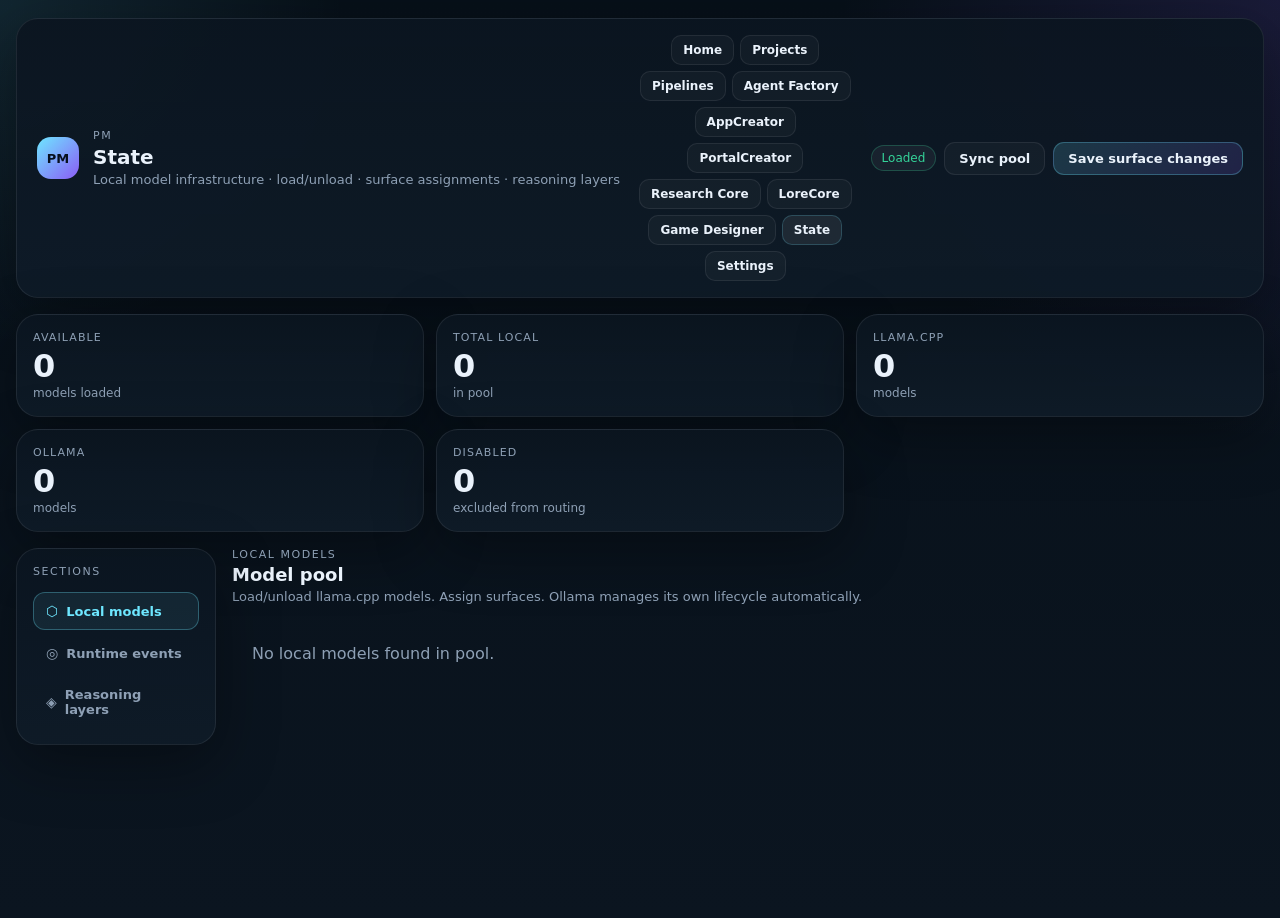
<file: state/index.html>
<!DOCTYPE html>
<html lang="en">
<head>
  <meta charset="UTF-8" />
  <meta name="viewport" content="width=device-width, initial-scale=1.0" />
  <title>PM — State</title>
  <link rel="icon" href="data:image/svg+xml,%3Csvg%20xmlns%3D%27http%3A//www.w3.org/2000/svg%27%20viewBox%3D%270%200%2064%2064%27%3E%3Crect%20width%3D%2764%27%20height%3D%2764%27%20rx%3D%2716%27%20fill%3D%27%23111827%27/%3E%3Cpath%20d%3D%27M16%2044V20h10l8%2014%208-14h10v24h-8V32l-7%2012h-6l-7-12v12z%27%20fill%3D%27%23d1d5db%27/%3E%3C/svg%3E" />
  <link rel="stylesheet" href="page.css" />
</head>
<body>
<div class="page-shell">

  <header class="page-header">
    <div class="brand">
      <div class="brand-mark">PM</div>
      <div class="header-copy">
        <div class="eyebrow">PM</div>
        <h1>State</h1>
        <p>Local model infrastructure · load/unload · surface assignments · reasoning layers</p>
      </div>
    </div>
    <nav class="global-nav" aria-label="Primary">
      <a class="nav-link" href="../">Home</a>
      <a class="nav-link" href="../projects/">Projects</a>
      <a class="nav-link" href="../pipelines/">Pipelines</a>
      <a class="nav-link" href="../agent-factory/">Agent Factory</a>
      <a class="nav-link" href="../appcreator/">AppCreator</a>
      <a class="nav-link" href="../portalcreator/">PortalCreator</a>
      <a class="nav-link" href="../research-core/">Research Core</a>
      <a class="nav-link" href="../lorecore/">LoreCore</a>
      <a class="nav-link" href="../game-designer/">Game Designer</a>
      <a class="nav-link nav-link--active" href="../state/">State</a>
      <a class="nav-link" href="../settings/">Settings</a>
    </nav>
    <div class="header-actions">
      <span class="status-chip status-chip--warn" id="globalStatusChip">Loading</span>
      <button class="button" id="syncBtn" type="button">Sync pool</button>
      <button class="button button--primary" id="saveAllBtn" type="button">Save surface changes</button>
    </div>
  </header>

  <!-- Hero stats -->
  <section class="hero-grid">
    <article class="panel">
      <div class="stat-label">Available</div>
      <div class="stat-value" id="heroActive">—</div>
      <div class="stat-sub">models loaded</div>
    </article>
    <article class="panel">
      <div class="stat-label">Total local</div>
      <div class="stat-value" id="heroTotal">—</div>
      <div class="stat-sub">in pool</div>
    </article>
    <article class="panel">
      <div class="stat-label">llama.cpp</div>
      <div class="stat-value" id="heroLlamacpp">—</div>
      <div class="stat-sub">models</div>
    </article>
    <article class="panel">
      <div class="stat-label">Ollama</div>
      <div class="stat-value" id="heroOllama">—</div>
      <div class="stat-sub">models</div>
    </article>
    <article class="panel">
      <div class="stat-label">Disabled</div>
      <div class="stat-value" id="heroDisabled">—</div>
      <div class="stat-sub">excluded from routing</div>
    </article>
  </section>

  <div class="settings-layout">

    <!-- LEFT NAV -->
    <nav class="settings-nav panel">
      <div class="eyebrow" style="margin-bottom:10px;">Sections</div>
      <button class="snav-item snav-item--active" data-section="models">
        <span class="snav-icon">⬡</span> Local models
      </button>
      <button class="snav-item" data-section="events">
        <span class="snav-icon">◎</span> Runtime events
      </button>
      <button class="snav-item" data-section="reasoning">
        <span class="snav-icon">◈</span> Reasoning layers
      </button>
    </nav>

    <!-- MAIN CONTENT -->
    <main class="settings-main">

      <!-- ══ MODELS ══ -->
      <section class="state-section active" id="section-models">
        <div class="section-head">
          <div>
            <div class="eyebrow">Local models</div>
            <h2>Model pool</h2>
            <p class="muted">Load/unload llama.cpp models. Assign surfaces. Ollama manages its own lifecycle automatically.</p>
          </div>
        </div>
        <div id="modelGroups"></div>
      </section>

      <!-- ══ EVENTS ══ -->
      <section class="state-section" id="section-events">
        <div class="section-head">
          <div>
            <div class="eyebrow">Runtime events</div>
            <h2>Live trace</h2>
          </div>
          <button class="button" id="refreshEventsBtn" type="button">Refresh</button>
        </div>
        <div class="live-log" id="eventLog">
          <div class="log-line">[STATE] Loading…</div>
        </div>
      </section>

      <!-- ══ REASONING ══ -->
      <section class="state-section" id="section-reasoning">
        <div class="section-head">
          <div>
            <div class="eyebrow">Reasoning layers</div>
            <h2>Per-model KRL v3 — local models</h2>
            <p class="muted">Shared with Settings. Set independently per surface — Home, LoreCore, Pipeline.</p>
          </div>
          <button class="button button--primary" id="applyReasoningBtn" type="button">Apply reasoning changes</button>
        </div>
        <div id="reasoningList"></div>
      </section>

    </main>
  </div>
</div>

<div id="toast" class="toast" role="status" aria-live="polite"></div>
<script>
  (function(){
    try {
      const p = new URLSearchParams(window.location.search);
      const b = p.get('apiBase');
      if (b) { window.PM_API_BASE = b.replace(/\/+$/,''); localStorage.setItem('PM_API_BASE', window.PM_API_BASE); }
      else { const s = localStorage.getItem('PM_API_BASE'); if (s) window.PM_API_BASE = s; }
    } catch {}
  })();
</script>
<script src="page.js"></script>
</body>
</html>
</file>
<file: page.css>
:root {
  --bg: #071019;
  --bg-2: #0b1520;
  --panel: rgba(11, 21, 32, 0.92);
  --panel-2: rgba(15, 27, 40, 0.94);
  --border: rgba(255,255,255,0.08);
  --text: #eaf2fb;
  --muted: #8ea0b5;
  --accent: #6ee7ff;
  --accent-2: #8b5cf6;
  --good: #34d399;
  --warn: #fbbf24;
  --bad: #fb7185;
  --shadow: 0 18px 60px rgba(0,0,0,0.35);
  --radius: 20px;
  --chip: rgba(255,255,255,0.05);
}

* {
  box-sizing: border-box;
}

html {
  color-scheme: dark;
}

body {
  margin: 0;
  font-family: Inter, ui-sans-serif, system-ui, -apple-system, BlinkMacSystemFont, "Segoe UI", sans-serif;
  color: var(--text);
  background:
    radial-gradient(circle at top right, rgba(139,92,246,0.16), transparent 28%),
    radial-gradient(circle at top left, rgba(110,231,255,0.12), transparent 22%),
    linear-gradient(180deg, var(--bg), var(--bg-2));
}

.page-shell {
  width: min(1840px, calc(100vw - 32px));
  margin: 18px auto;
  display: flex;
  flex-direction: column;
  gap: 16px;
}

.page-header,
.panel,
.surface-banner {
  background: linear-gradient(180deg, var(--panel), var(--panel-2));
  border: 1px solid var(--border);
  border-radius: 22px;
  box-shadow: var(--shadow);
}

.page-header {
  display: grid;
  grid-template-columns: auto 1fr auto;
  gap: 16px;
  align-items: center;
  padding: 18px 20px;
}

.brand {
  display: flex;
  align-items: center;
  gap: 14px;
}

.brand-mark {
  width: 42px;
  height: 42px;
  border-radius: 14px;
  display: grid;
  place-items: center;
  font-size: 13px;
  font-weight: 800;
  color: #08111f;
  background: linear-gradient(135deg, var(--accent), var(--accent-2));
  box-shadow: var(--shadow);
}

.header-copy {
  min-width: 0;
}

.eyebrow {
  color: var(--muted);
  font-size: 11px;
  text-transform: uppercase;
  letter-spacing: 0.14em;
  margin-bottom: 4px;
}

.page-header h1,
.section-title h2,
.section-title h3 {
  margin: 0;
}

.page-header p,
.muted,
.footer-note,
.soft {
  color: var(--muted);
  line-height: 1.55;
}

.page-header p {
  font-size: 14px;
  margin: 6px 0 0;
  max-width: 920px;
}

.global-nav {
  display: flex;
  gap: 8px;
  flex-wrap: wrap;
  justify-content: center;
}

.nav-link,
.button,
.select,
.input,
.textarea,
.history-link {
  border: 1px solid rgba(255,255,255,0.08);
  border-radius: 12px;
  background: rgba(255,255,255,0.03);
  color: var(--text);
  text-decoration: none;
  padding: 10px 12px;
  font-size: 13px;
}

.nav-link {
  font-weight: 700;
}

.nav-link:hover,
.nav-link--active,
.history-link:hover {
  background: rgba(255,255,255,0.07);
}

.header-actions,
.button-row,
.chip-row,
.button-grid,
.todo-add-row,
.composer-actions {
  display: flex;
  gap: 8px;
  flex-wrap: wrap;
}

.chip,
.status-chip {
  display: inline-flex;
  align-items: center;
  gap: 8px;
  padding: 8px 10px;
  border-radius: 999px;
  background: var(--chip);
  border: 1px solid rgba(255,255,255,0.04);
  font-size: 12px;
  color: var(--text);
}

.status-chip--good { color: var(--good); }
.status-chip--warn { color: var(--warn); }
.status-chip--bad { color: var(--bad); }

.surface-banner {
  padding: 16px 18px;
  display: flex;
  justify-content: space-between;
  gap: 16px;
  align-items: center;
}

.banner-note {
  color: var(--muted);
  font-size: 13px;
  line-height: 1.5;
  max-width: 620px;
  text-align: right;
}

.panel {
  padding: 18px;
}

.section-title {
  display: flex;
  justify-content: space-between;
  align-items: flex-start;
  gap: 12px;
  margin-bottom: 14px;
}

.section-title--tight {
  margin-bottom: 10px;
}

.section-title span {
  color: var(--muted);
  font-size: 12px;
}

.stack {
  display: grid;
  gap: 16px;
}

.stack--md {
  gap: 16px;
}

.card {
  background: rgba(255,255,255,0.025);
  border: 1px solid rgba(255,255,255,0.05);
  border-radius: 18px;
  padding: 14px;
}

.card--compact {
  padding: 14px;
}

.field-grid {
  display: grid;
  gap: 12px;
}

.field-grid--triple {
  grid-template-columns: repeat(3, minmax(0, 1fr));
}

.inline-field {
  display: grid;
  gap: 6px;
}

.button {
  cursor: pointer;
  font-weight: 700;
  transition: .18s ease;
}

.button:hover {
  transform: translateY(-1px);
  border-color: rgba(110,231,255,0.18);
}

.button--primary {
  background: linear-gradient(135deg, rgba(110,231,255,0.18), rgba(139,92,246,0.18));
  border-color: rgba(110,231,255,0.24);
}

.workspace-kpis {
  display: grid;
  grid-template-columns: repeat(4, minmax(0, 1fr));
  gap: 12px;
  margin-bottom: 16px;
}

.metric-card {
  background: rgba(255,255,255,0.025);
  border: 1px solid rgba(255,255,255,0.05);
  border-radius: 18px;
  padding: 14px;
  display: grid;
  gap: 6px;
}

.metric-card strong {
  font-size: 20px;
}

.metric-card--mode {
  cursor: pointer;
  transition: .18s ease;
}

.metric-card--mode:hover,
.metric-card--mode.is-active {
  border-color: rgba(110,231,255,0.24);
  background: rgba(110,231,255,0.06);
}

.home-grid {
  display: grid;
  gap: 16px;
}

.mode-help {
  padding: 12px;
  border-radius: 14px;
  background: rgba(255,255,255,0.03);
  border: 1px solid rgba(255,255,255,0.05);
  color: var(--muted);
  line-height: 1.5;
  font-size: 13px;
  margin-top: 12px;
}

/* ── Chat thread ── */

.chat-thread {
  display: flex;
  flex-direction: column;
  justify-content: flex-start;
  gap: 10px;
  min-height: 340px;
  max-height: 520px;
  overflow-y: auto;
  overflow-anchor: none;
  padding: 4px 2px 8px;
}

.chat-bubble {
  padding: 14px 16px;
  border-radius: 16px;
  border: 1px solid rgba(255,255,255,0.05);
  background: rgba(255,255,255,0.025);
  line-height: 1.65;
  font-size: 14px;
}

.chat-bubble--user {
  align-self: flex-end;
  max-width: 72%;
  background: rgba(110,231,255,0.07);
  border-color: rgba(110,231,255,0.15);
}

.chat-bubble--assistant {
  align-self: flex-start;
  max-width: 92%;
  width: 100%;
}

.chat-bubble-head {
  font-size: 10px;
  text-transform: uppercase;
  letter-spacing: 0.13em;
  color: var(--muted);
  margin-bottom: 8px;
  font-weight: 600;
}

.chat-bubble--assistant p {
  margin: 0 0 10px;
  color: var(--text);
}
.chat-bubble--assistant p:last-child { margin-bottom: 0; }

.chat-bubble--assistant ul,
.chat-bubble--assistant ol {
  margin: 8px 0 10px 0;
  padding-left: 22px;
  color: var(--text);
}
.chat-bubble--assistant li { margin-bottom: 5px; line-height: 1.6; }
.chat-bubble--assistant strong { color: var(--accent); font-weight: 700; }
.chat-bubble--assistant em { color: var(--muted); font-style: italic; }

.chat-bubble--assistant h3,
.chat-bubble--assistant h4 {
  margin: 14px 0 6px;
  font-size: 13px;
  text-transform: uppercase;
  letter-spacing: 0.08em;
  color: var(--muted);
  font-weight: 700;
}

.chat-bubble--assistant hr {
  border: none;
  border-top: 1px solid rgba(255,255,255,0.07);
  margin: 12px 0;
}

.chat-bubble--assistant code {
  background: rgba(110,231,255,0.08);
  border: 1px solid rgba(110,231,255,0.12);
  border-radius: 5px;
  padding: 1px 5px;
  font-family: "Fira Code", "Cascadia Code", ui-monospace, monospace;
  font-size: 12px;
  color: var(--accent);
}

.chat-bubble--assistant pre {
  background: rgba(0,0,0,0.35);
  border: 1px solid rgba(255,255,255,0.07);
  border-radius: 10px;
  padding: 12px 14px;
  overflow-x: auto;
  margin: 10px 0;
}

.chat-bubble--assistant pre code {
  background: none;
  border: none;
  padding: 0;
  font-size: 12px;
  color: var(--text);
}

.chat-bubble--user p {
  margin: 0;
  color: var(--text);
}

/* ── Resize handle ── */

#chatResizeHandle {
  width: 100%;
  height: 10px;
  cursor: ns-resize;
  display: flex;
  align-items: center;
  justify-content: center;
  flex-shrink: 0;
  opacity: 0.35;
  transition: opacity 0.15s;
}
#chatResizeHandle:hover { opacity: 1; }
#chatResizeHandle::before {
  content: "";
  width: 48px;
  height: 3px;
  border-radius: 999px;
  background: var(--muted);
}

/* ── Composer ── */

.chip-row--inside {
  margin-top: -2px;
}

.composer-box {
  display: grid;
  gap: 10px;
  padding-top: 4px;
}

.composer-textarea {
  min-height: 100px;
}

/* ── Chat history list ── */

.chat-history-list {
  display: grid;
  gap: 6px;
}

.history-link {
  display: flex;
  align-items: center;
  gap: 10px;
  padding: 9px 10px;
  min-height: 38px;
  font-weight: 600;
}

.history-link__dot {
  width: 8px;
  height: 8px;
  border-radius: 999px;
  background: rgba(110,231,255,0.8);
  flex-shrink: 0;
}

.history-link__title {
  overflow: hidden;
  text-overflow: ellipsis;
  white-space: nowrap;
}

.history-link--active {
  border-color: rgba(110,231,255,0.24);
  background: rgba(110,231,255,0.06);
}

.history-link--folder {
  border-color: rgba(52,211,153,0.18);
  background: rgba(52,211,153,0.06);
}

.tag-button {
  padding-inline: 10px;
}

.tag-button--active {
  background: rgba(255,255,255,0.09);
}

.todo-list {
  display: grid;
  gap: 8px;
}

.todo-item {
  display: flex;
  gap: 10px;
  align-items: flex-start;
  padding: 12px;
  border-radius: 14px;
  background: rgba(255,255,255,0.03);
  border: 1px solid rgba(255,255,255,0.05);
}

.todo-item input {
  margin-top: 2px;
  accent-color: var(--accent);
}

.todo-item__body {
  display: grid;
  gap: 4px;
}

.todo-item__body strong {
  font-size: 13px;
}

.todo-item__body span {
  color: var(--muted);
  font-size: 12px;
  line-height: 1.5;
}

.calendar-grid {
  display: grid;
  grid-template-columns: repeat(7, minmax(0, 1fr));
  gap: 12px;
}

.calendar-day {
  background: rgba(255,255,255,0.025);
  border: 1px solid rgba(255,255,255,0.05);
  border-radius: 18px;
  padding: 14px;
  display: grid;
  gap: 10px;
}

.calendar-day--today {
  border-color: rgba(110,231,255,0.24);
  background: rgba(110,231,255,0.05);
}

.calendar-day__head {
  display: flex;
  justify-content: space-between;
  gap: 8px;
  align-items: center;
}

.calendar-day__head strong {
  font-size: 14px;
}

.calendar-entry {
  display: grid;
  gap: 4px;
  padding: 10px;
  border-radius: 12px;
  background: rgba(255,255,255,0.04);
  border: 1px solid rgba(255,255,255,0.05);
}

.calendar-entry--good {
  border-color: rgba(52,211,153,0.24);
}

.calendar-entry--warn {
  border-color: rgba(251,191,36,0.24);
}

.calendar-entry span {
  color: var(--muted);
  font-size: 12px;
}

.textarea {
  width: 100%;
  min-height: 110px;
  resize: vertical;
  background: #0b1520;
  color: var(--text);
  border: 1px solid var(--border);
  border-radius: 14px;
  padding: 12px;
  font: inherit;
}

.textarea--sm {
  min-height: 88px;
}

.toast {
  position: fixed;
  right: 18px;
  bottom: 18px;
  z-index: 50;
  min-width: 260px;
  max-width: 420px;
  padding: 12px 14px;
  border-radius: 14px;
  border: 1px solid var(--border);
  background: rgba(10, 17, 24, 0.94);
  color: var(--text);
  box-shadow: var(--shadow);
  opacity: 0;
  pointer-events: none;
  transform: translateY(8px);
  transition: .18s ease;
}

.toast.is-visible {
  opacity: 1;
  pointer-events: auto;
  transform: translateY(0);
}

.toast.good { border-color: rgba(52,211,153,0.3); }
.toast.warn { border-color: rgba(251,191,36,0.3); }
.toast.bad { border-color: rgba(251,113,133,0.3); }

@media (max-width: 1650px) {
  .page-header {
    grid-template-columns: 1fr;
  }

  .global-nav,
  .header-actions,
  .button-row,
  .composer-actions {
    justify-content: flex-start;
  }

  .workspace-kpis,
  .field-grid--triple,
  .calendar-grid {
    grid-template-columns: repeat(2, minmax(0, 1fr));
  }
}

@media (max-width: 1180px) {
  .page-shell {
    width: min(100vw - 18px, 1840px);
  }

  .workspace-kpis,
  .field-grid--triple,
  .calendar-grid {
    grid-template-columns: 1fr;
  }

  .page-header,
  .surface-banner {
    display: grid;
    gap: 12px;
  }

  .banner-note {
    text-align: left;
    max-width: none;
  }
}

/* ── File upload drop zone ── */
#composerArea {
  position: relative;
  transition: outline 0.12s ease, background 0.12s ease;
}

#composerArea.drop-active {
  outline: 2px dashed rgba(110, 231, 255, 0.5);
  outline-offset: 2px;
  background: rgba(110, 231, 255, 0.04);
}

#composerArea.drop-active::after {
  content: "Drop file to upload & analyse";
  position: absolute;
  inset: 0;
  display: flex;
  align-items: center;
  justify-content: center;
  font-size: 14px;
  font-weight: 600;
  color: rgba(110, 231, 255, 0.8);
  pointer-events: none;
  background: rgba(7, 16, 25, 0.55);
  border-radius: inherit;
  z-index: 10;
}

#uploadPill {
  display: none;
  align-items: center;
  gap: 8px;
  padding: 6px 10px;
  background: rgba(110, 231, 255, 0.07);
  border: 1px solid rgba(110, 231, 255, 0.2);
  border-radius: 999px;
  font-size: 12px;
  font-weight: 600;
  color: #b8d4f0;
  margin-bottom: 6px;
  max-width: 100%;
  overflow: hidden;
}

#uploadPill span {
  overflow: hidden;
  text-overflow: ellipsis;
  white-space: nowrap;
  flex: 1;
}

#uploadPillClose {
  background: none;
  border: none;
  color: var(--muted);
  cursor: pointer;
  font-size: 12px;
  padding: 0 2px;
  flex-shrink: 0;
  line-height: 1;
}

#uploadPillClose:hover { color: var(--text); }

#uploadBtn {
  background: none;
  border: 1px solid var(--border);
  border-radius: 8px;
  color: var(--muted);
  cursor: pointer;
  font-size: 16px;
  padding: 6px 9px;
  transition: 0.12s ease;
  flex-shrink: 0;
  line-height: 1;
}

#uploadBtn:hover {
  border-color: rgba(110, 231, 255, 0.3);
  color: var(--text);
  background: rgba(110, 231, 255, 0.05);
}

#fileUploadInput { display: none; }

/* ── Streaming bubble ── */
.chat-bubble--streaming {
  border-color: rgba(110,231,255,0.2);
  background: rgba(110,231,255,0.03);
}

.stream-head {
  display: flex;
  align-items: center;
  gap: 6px;
  margin-bottom: 8px;
}

.stream-head-name {
  font-size: 10px;
  text-transform: uppercase;
  letter-spacing: 0.13em;
  color: var(--muted);
  font-weight: 600;
  flex-shrink: 0;
}

.stream-thinking-dot {
  width: 6px;
  height: 6px;
  border-radius: 999px;
  background: var(--accent);
  animation: stream-pulse 1.2s ease-in-out infinite;
  flex-shrink: 0;
}

@keyframes stream-pulse {
  0%, 100% { opacity: 0.2; transform: scale(0.8); }
  50% { opacity: 1; transform: scale(1.2); }
}

.stream-status {
  font-size: 10px;
  color: var(--muted);
  font-weight: 400;
  letter-spacing: 0;
  text-transform: none;
}

.stream-tools {
  display: flex;
  flex-direction: column;
  gap: 4px;
  margin-bottom: 8px;
}

.stream-tool-call {
  display: flex;
  align-items: center;
  gap: 6px;
  font-size: 11px;
  color: var(--muted);
  padding: 4px 8px;
  border-radius: 8px;
  background: rgba(255,255,255,0.03);
  border: 1px solid rgba(255,255,255,0.05);
  transition: .2s ease;
}

.stream-tool-call--done {
  color: rgba(52,211,153,0.7);
  border-color: rgba(52,211,153,0.15);
}

.stream-tool-icon { font-size: 13px; flex-shrink: 0; }
.stream-tool-name { font-weight: 700; flex-shrink: 0; }
.stream-tool-args {
  color: rgba(142,160,181,0.6);
  overflow: hidden;
  text-overflow: ellipsis;
  white-space: nowrap;
  flex: 1;
}
.stream-tool-state {
  color: rgba(142,160,181,0.5);
  margin-left: auto;
  flex-shrink: 0;
  font-size: 10px;
}
.stream-tool-call--done .stream-tool-state {
  color: rgba(52,211,153,0.7);
}

.stream-body {
  color: var(--text);
  line-height: 1.65;
  font-size: 14px;
  white-space: pre-wrap;
  word-break: break-word;
}

/* ── Additions ── */
.page-header { padding: 10px 16px; }
.page-header p { display: none; }
.brand-mark { width: 32px; height: 32px; font-size: 11px; }
.nav-link { padding: 6px 9px; font-size: 12px; }

/* Chat thread */
.chat-thread { min-height: 460px; max-height: 640px; overflow-x: hidden; }

/* History lists */
.chat-history-list { display: flex; flex-direction: column; gap: 4px; }
#pinnedChatsList   { max-height: 120px; overflow-y: auto; }
#projectFolderList { max-height: 100px; overflow-y: auto; }
#chatHistoryList   { max-height: 580px; overflow-y: auto; }
.history-item { display: flex; align-items: center; gap: 10px; padding: 9px 10px; min-height: 38px; font-weight: 600; border: 1px solid rgba(255,255,255,0.08); border-radius: 12px; background: rgba(255,255,255,0.03); color: var(--text); text-decoration: none; font-size: 13px; cursor: pointer; overflow: hidden; }
.history-item:hover { background: rgba(255,255,255,0.07); }
.history-item--active { border-color: rgba(110,231,255,0.24); background: rgba(110,231,255,0.06); }
.history-item--folder { border-color: rgba(52,211,153,0.18); background: rgba(52,211,153,0.06); }
.history-dot { width: 8px; height: 8px; border-radius: 999px; background: rgba(110,231,255,0.8); flex-shrink: 0; }
.history-title { overflow: hidden; text-overflow: ellipsis; white-space: nowrap; flex: 1; min-width: 0; }

/* Bubble classes */
.bubble { padding: 14px 16px; border-radius: 16px; border: 1px solid rgba(255,255,255,0.05); background: rgba(255,255,255,0.025); line-height: 1.65; font-size: 14px; max-width: 100%; box-sizing: border-box; }
.bubble--user { align-self: flex-end; max-width: 72%; background: rgba(110,231,255,0.07); border-color: rgba(110,231,255,0.15); }
.bubble--assistant { align-self: flex-start; width: 100%; overflow-wrap: break-word; word-break: break-word; }
.bubble--streaming { border-color: rgba(110,231,255,0.2); background: rgba(110,231,255,0.03); }
.bubble-head { font-size: 10px; text-transform: uppercase; letter-spacing: 0.13em; color: var(--muted); margin-bottom: 8px; font-weight: 600; }
.bubble--assistant p { margin: 0 0 10px; color: var(--text); }
.bubble--assistant p:last-child { margin-bottom: 0; }
.bubble--assistant ul, .bubble--assistant ol { margin: 8px 0 10px 0; padding-left: 22px; color: var(--text); }
.bubble--assistant li { margin-bottom: 5px; line-height: 1.6; }
.bubble--assistant strong { color: var(--accent); font-weight: 700; }
.bubble--assistant code { background: rgba(110,231,255,0.08); border: 1px solid rgba(110,231,255,0.12); border-radius: 5px; padding: 1px 5px; font-family: "Fira Code", ui-monospace, monospace; font-size: 12px; color: var(--accent); }
.bubble--assistant pre { background: rgba(0,0,0,0.35); border: 1px solid rgba(255,255,255,0.07); border-radius: 10px; padding: 12px 14px; overflow-x: auto; margin: 10px 0; }
.bubble--assistant pre code { background: none; border: none; padding: 0; font-size: 12px; color: var(--text); }
.bubble--user p { margin: 0; color: var(--text); }

/* Tag buttons */
.tag { padding-inline: 10px; cursor: pointer; font-weight: 700; transition: .18s ease; }
.tag--active { background: rgba(255,255,255,0.09); }

/* Left panel — stretches to match center */
.home-layout { align-items: stretch !important; }
.panel-left { position: sticky; top: 18px; max-height: calc(100vh - 52px); display: flex; flex-direction: column; overflow: hidden; }
.panel-left .stack { flex: 1; min-height: 0; display: flex; flex-direction: column; overflow: hidden; }
.panel-left .stack > .card:last-child { flex: 1; min-height: 0; display: flex; flex-direction: column; overflow: hidden; }
.panel-left .stack > .card:last-child .chat-history-list { flex: 1; min-height: 0; overflow-y: auto; max-height: none !important; }

/* Surface tabs */
.surface-tab { padding: 8px 18px; border-radius: 12px; font-weight: 700; font-size: 13px; cursor: pointer; border: 1px solid rgba(255,255,255,0.08); background: rgba(255,255,255,0.03); color: var(--muted); transition: .18s ease; }
.surface-tab:hover { background: rgba(255,255,255,0.07); color: var(--text); }
.surface-tab--active { background: linear-gradient(135deg, rgba(110,231,255,0.15), rgba(139,92,246,0.15)); border-color: rgba(110,231,255,0.3); color: var(--text); }

/* Discussion model picker */
.disc-model-btn { font-size: 12px; padding: 5px 10px; border-radius: 8px; font-weight: 600; }
.disc-model-btn--active { background: rgba(110,231,255,0.12); border-color: rgba(110,231,255,0.3); color: var(--accent); }

/* Background job row */
.bg-job-row { display: flex; gap: 8px; align-items: center; padding-top: 8px; border-top: 1px solid rgba(255,255,255,0.05); margin-top: 4px; }
.bg-job-select { flex: 1; font-size: 12px; padding: 6px 10px; }
.bg-job-btn { font-size: 12px; padding: 6px 12px; flex-shrink: 0; background: linear-gradient(135deg, rgba(52,211,153,0.1), rgba(110,231,255,0.1)); border-color: rgba(52,211,153,0.25); color: var(--good); }
.bg-job-btn:hover { border-color: rgba(52,211,153,0.4); }

/* Job panel */
.job-list { display: flex; flex-direction: column; gap: 8px; padding: 4px 0; max-height: calc(100vh - 200px); overflow-y: auto; }
.job-empty { color: var(--muted); font-size: 13px; padding: 12px 4px; }
.job-card { background: rgba(255,255,255,0.025); border: 1px solid rgba(255,255,255,0.05); border-radius: 14px; padding: 12px; display: flex; flex-direction: column; gap: 6px; transition: .18s ease; }
.job-card:hover { border-color: rgba(110,231,255,0.2); background: rgba(110,231,255,0.03); }
.job-card-head { display: flex; align-items: center; gap: 8px; flex-wrap: wrap; }
.job-status { font-size: 11px; font-weight: 700; padding: 2px 8px; border-radius: 999px; }
.job-status--active { color: var(--warn); background: rgba(251,191,36,0.1); border: 1px solid rgba(251,191,36,0.2); }
.job-status--done { color: var(--good); background: rgba(52,211,153,0.1); border: 1px solid rgba(52,211,153,0.2); }
.job-status--fail { color: var(--bad); background: rgba(251,113,133,0.1); border: 1px solid rgba(251,113,133,0.2); }
.job-type { font-size: 11px; color: var(--accent); font-weight: 600; }
.job-age { font-size: 10px; color: var(--muted); margin-left: auto; }
.job-query { font-size: 12px; color: var(--text); white-space: nowrap; overflow: hidden; text-overflow: ellipsis; }
.job-result { font-size: 12px; color: var(--muted); line-height: 1.5; max-height: 120px; overflow-y: auto; border-top: 1px solid rgba(255,255,255,0.05); padding-top: 6px; margin-top: 2px; }
.job-result p { margin: 0 0 6px; color: var(--muted); }

/* Scrollbars */
::-webkit-scrollbar { width: 4px; }
::-webkit-scrollbar-track { background: transparent; }
::-webkit-scrollbar-thumb { background: rgba(255,255,255,0.08); border-radius: 4px; }
</file>
<file: agent-factory/page.css>
:root {
  --bg: #071019;
  --bg-2: #0b1520;
  --panel: rgba(11, 21, 32, 0.92);
  --panel-2: rgba(15, 27, 40, 0.94);
  --border: rgba(255,255,255,0.08);
  --text: #eaf2fb;
  --muted: #8ea0b5;
  --accent: #6ee7ff;
  --accent-2: #8b5cf6;
  --good: #34d399;
  --warn: #fbbf24;
  --bad: #fb7185;
  --shadow: 0 18px 60px rgba(0,0,0,0.35);
  --radius: 20px;
  --chip: rgba(255,255,255,0.05);
}

* {
  box-sizing: border-box;
}

html {
  color-scheme: dark;
}

body {
  margin: 0;
  font-family: Inter, ui-sans-serif, system-ui, -apple-system, BlinkMacSystemFont, "Segoe UI", sans-serif;
  color: var(--text);
  background:
    radial-gradient(circle at top right, rgba(139,92,246,0.16), transparent 28%),
    radial-gradient(circle at top left, rgba(110,231,255,0.12), transparent 22%),
    linear-gradient(180deg, var(--bg), var(--bg-2));
}

.page-shell {
  width: min(1840px, calc(100vw - 32px));
  margin: 18px auto;
  display: flex;
  flex-direction: column;
  gap: 16px;
}

.page-header,
.panel,
.surface-banner {
  background: linear-gradient(180deg, var(--panel), var(--panel-2));
  border: 1px solid var(--border);
  border-radius: 22px;
  box-shadow: var(--shadow);
}

.page-header {
  display: grid;
  grid-template-columns: auto 1fr auto;
  gap: 16px;
  align-items: center;
  padding: 18px 20px;
}

.brand {
  display: flex;
  align-items: center;
  gap: 14px;
}

.brand-mark {
  width: 42px;
  height: 42px;
  border-radius: 14px;
  display: grid;
  place-items: center;
  font-size: 13px;
  font-weight: 800;
  color: #08111f;
  background: linear-gradient(135deg, var(--accent), var(--accent-2));
  box-shadow: var(--shadow);
}

.header-copy {
  min-width: 0;
}

.eyebrow {
  color: var(--muted);
  font-size: 11px;
  text-transform: uppercase;
  letter-spacing: 0.14em;
  margin-bottom: 4px;
}

.page-header h1,
.section-title h2,
.section-title h3 {
  margin: 0;
}

.page-header p,
.muted,
.footer-note,
.soft {
  color: var(--muted);
  line-height: 1.55;
}

.page-header p {
  font-size: 14px;
  margin: 6px 0 0;
  max-width: 920px;
}

.global-nav {
  display: flex;
  gap: 8px;
  flex-wrap: wrap;
  justify-content: center;
}

.nav-link,
.button,
.select,
.input,
.textarea,
.library-card {
  border: 1px solid rgba(255,255,255,0.08);
  border-radius: 12px;
  background: rgba(255,255,255,0.03);
  color: var(--text);
  text-decoration: none;
  padding: 10px 12px;
  font-size: 13px;
}

.nav-link {
  font-weight: 700;
}

.nav-link:hover,
.nav-link--active,
.library-card:hover {
  background: rgba(255,255,255,0.07);
}

.header-actions,
.button-row,
.chip-row,
.button-grid {
  display: flex;
  gap: 8px;
  flex-wrap: wrap;
}

.chip,
.status-chip {
  display: inline-flex;
  align-items: center;
  gap: 8px;
  padding: 8px 10px;
  border-radius: 999px;
  background: var(--chip);
  border: 1px solid rgba(255,255,255,0.04);
  font-size: 12px;
  color: var(--text);
}

.status-chip--good { color: var(--good); }
.status-chip--warn { color: var(--warn); }

.surface-banner {
  padding: 16px 18px;
  display: flex;
  justify-content: space-between;
  gap: 16px;
  align-items: center;
}

.banner-note {
  color: var(--muted);
  font-size: 13px;
  line-height: 1.5;
  max-width: 520px;
  text-align: right;
}

.factory-layout {
  display: grid;
  grid-template-columns: 320px 1fr 360px;
  gap: 16px;
  align-items: start;
}

.panel {
  padding: 18px;
}

.section-title {
  display: flex;
  justify-content: space-between;
  align-items: flex-start;
  gap: 12px;
  margin-bottom: 14px;
}

.section-title span {
  color: var(--muted);
  font-size: 12px;
}

.stack {
  display: grid;
  gap: 16px;
}

.stack--sm {
  gap: 12px;
}

.stack--md {
  gap: 16px;
}

.card {
  background: rgba(255,255,255,0.025);
  border: 1px solid rgba(255,255,255,0.05);
  border-radius: 18px;
  padding: 14px;
}

.card--compact {
  padding: 14px;
}

.field-grid {
  display: grid;
  gap: 12px;
}

.inline-field {
  display: grid;
  gap: 6px;
}

.button {
  cursor: pointer;
  font-weight: 700;
  transition: .18s ease;
}

.button:hover {
  transform: translateY(-1px);
  border-color: rgba(110,231,255,0.18);
}

.button--primary {
  background: linear-gradient(135deg, rgba(110,231,255,0.18), rgba(139,92,246,0.18));
  border-color: rgba(110,231,255,0.24);
}

.workspace-kpis {
  display: grid;
  grid-template-columns: repeat(4, minmax(0, 1fr));
  gap: 12px;
  margin-bottom: 16px;
}

.metric-card {
  background: rgba(255,255,255,0.025);
  border: 1px solid rgba(255,255,255,0.05);
  border-radius: 18px;
  padding: 14px;
  display: grid;
  gap: 6px;
}

.metric-card strong {
  font-size: 20px;
}

.agent-library-list {
  display: grid;
  gap: 10px;
}

.library-card {
  text-align: left;
  cursor: pointer;
  display: grid;
  gap: 4px;
  transition: .18s ease;
}

.library-card strong {
  font-size: 14px;
}

.library-card span {
  color: var(--muted);
  font-size: 12px;
}

.library-card--active {
  border-color: rgba(110,231,255,0.24);
  background: rgba(110,231,255,0.06);
}

.rule-list {
  margin: 0;
  padding-left: 18px;
  color: var(--muted);
  display: grid;
  gap: 8px;
  line-height: 1.5;
}

.workspace-grid {
  display: grid;
  grid-template-columns: 1fr 1fr;
  gap: 16px;
}

.checkbox-row {
  display: flex;
  gap: 10px;
  align-items: center;
  color: var(--text);
  font-size: 14px;
}

.checkbox-row input {
  accent-color: var(--accent);
}

.textarea {
  width: 100%;
  min-height: 110px;
  resize: vertical;
  background: #0b1520;
  color: var(--text);
  border: 1px solid var(--border);
  border-radius: 14px;
  padding: 12px;
  font: inherit;
}

.preview-box {
  display: grid;
  gap: 6px;
  padding: 12px;
  border-radius: 14px;
  background: rgba(255,255,255,0.03);
  border: 1px solid rgba(255,255,255,0.05);
}

.preview-box strong {
  font-size: 14px;
}

.preview-box span {
  color: var(--muted);
  font-size: 12px;
  line-height: 1.5;
}

.button-grid {
  display: grid;
  grid-template-columns: 1fr;
  gap: 10px;
}

.toast {
  position: fixed;
  right: 18px;
  bottom: 18px;
  z-index: 50;
  min-width: 260px;
  max-width: 420px;
  padding: 12px 14px;
  border-radius: 14px;
  border: 1px solid var(--border);
  background: rgba(10, 17, 24, 0.94);
  color: var(--text);
  box-shadow: var(--shadow);
  opacity: 0;
  pointer-events: none;
  transform: translateY(8px);
  transition: .18s ease;
}

.toast.is-visible {
  opacity: 1;
  pointer-events: auto;
  transform: translateY(0);
}

.toast.good { border-color: rgba(52,211,153,0.3); }
.toast.warn { border-color: rgba(251,191,36,0.3); }
.toast.bad { border-color: rgba(251,113,133,0.3); }

@media (max-width: 1650px) {
  .factory-layout {
    grid-template-columns: 300px 1fr;
  }

  .panel-right {
    grid-column: 1 / -1;
  }
}

@media (max-width: 1450px) {
  .page-header {
    grid-template-columns: 1fr;
  }

  .global-nav,
  .header-actions,
  .button-row {
    justify-content: flex-start;
  }

  .workspace-grid,
  .workspace-kpis {
    grid-template-columns: repeat(2, minmax(0, 1fr));
  }
}

@media (max-width: 1180px) {
  .page-shell {
    width: min(100vw - 18px, 1840px);
  }

  .factory-layout {
    grid-template-columns: 1fr;
  }

  .workspace-grid,
  .workspace-kpis {
    grid-template-columns: 1fr;
  }

  .page-header,
  .surface-banner {
    display: grid;
    gap: 12px;
  }

  .banner-note {
    text-align: left;
    max-width: none;
  }
}
</file>
<file: appcreator/page.css>
:root {
  --bg: #071019;
  --bg-2: #0b1520;
  --panel: rgba(11,21,32,0.92);
  --panel-2: rgba(15,27,40,0.94);
  --border: rgba(255,255,255,0.08);
  --text: #eaf2fb;
  --muted: #8ea0b5;
  --accent: #6ee7ff;
  --accent-2: #8b5cf6;
  --ac-accent: #06b6d4;
  --ac-accent-bright: #22d3ee;
  --good: #34d399;
  --warn: #fbbf24;
  --bad: #fb7185;
  --shadow: 0 18px 60px rgba(0,0,0,0.35);
  --chip: rgba(255,255,255,0.05);
  --input-bg: rgba(0,0,0,0.3);
}
* { box-sizing: border-box; }
html { color-scheme: dark; }
body {
  margin: 0;
  font-family: Inter, ui-sans-serif, system-ui, -apple-system, sans-serif;
  color: var(--text);
  background:
    radial-gradient(circle at top right, rgba(6,182,212,0.12), transparent 28%),
    radial-gradient(circle at top left, rgba(139,92,246,0.10), transparent 22%),
    linear-gradient(180deg, var(--bg), var(--bg-2));
  min-height: 100vh;
}
.page-shell { width: min(1840px, calc(100vw - 32px)); margin: 18px auto; display: flex; flex-direction: column; gap: 16px; }

/* ── Header ── */
.page-header {
  background: linear-gradient(180deg, var(--panel), var(--panel-2));
  border: 1px solid var(--border); border-radius: 22px; box-shadow: var(--shadow);
  display: grid; grid-template-columns: auto 1fr auto; gap: 16px; align-items: center; padding: 16px 20px;
}
.brand { display: flex; align-items: center; gap: 14px; }
.brand-mark {
  width: 42px; height: 42px; border-radius: 14px; display: grid; place-items: center;
  font-size: 13px; font-weight: 800; color: #08111f;
  background: linear-gradient(135deg, var(--ac-accent), var(--accent-2)); flex-shrink: 0;
}
.header-copy { min-width: 0; }
.eyebrow { color: var(--muted); font-size: 11px; text-transform: uppercase; letter-spacing: 0.14em; margin-bottom: 3px; }
.eyebrow.accent { color: var(--ac-accent-bright); }
.page-header h1 { margin: 0; font-size: 20px; }
.page-header p { font-size: 13px; margin: 3px 0 0; color: var(--muted); }
.global-nav { display: flex; gap: 6px; flex-wrap: wrap; justify-content: center; }
.nav-link {
  border: 1px solid var(--border); border-radius: 10px; background: rgba(255,255,255,0.03);
  color: var(--text); text-decoration: none; padding: 7px 11px; font-size: 12px; font-weight: 600; transition: .15s;
}
.nav-link:hover, .nav-link--active { background: rgba(255,255,255,0.07); border-color: rgba(6,182,212,0.3); }
.header-actions { display: flex; gap: 8px; }
.chip, .status-chip {
  display: inline-flex; align-items: center; padding: 5px 10px; border-radius: 999px;
  background: var(--chip); border: 1px solid rgba(255,255,255,0.04); font-size: 12px; color: var(--text);
}
.status-chip--good { color: var(--good); border-color: rgba(52,211,153,0.25); }
.status-chip--warn { color: var(--warn); border-color: rgba(251,191,36,0.25); }
.status-chip--bad  { color: var(--bad);  border-color: rgba(251,113,133,0.25); }
.status-chip--accent { color: var(--ac-accent-bright); border-color: rgba(6,182,212,0.25); }

/* ── 3-col layout ── */
.ac-layout {
  display: grid;
  grid-template-columns: 280px 1fr 300px;
  gap: 16px; align-items: start;
}
.panel {
  background: linear-gradient(180deg, var(--panel), var(--panel-2));
  border: 1px solid var(--border); border-radius: 22px; box-shadow: var(--shadow); padding: 16px;
}
.panel-left {
  position: sticky; top: 18px; max-height: calc(100vh - 36px); overflow-y: auto;
  display: flex; flex-direction: column; gap: 0;
}
.panel-right { position: sticky; top: 18px; max-height: calc(100vh - 36px); overflow-y: auto;
  display: flex; flex-direction: column; gap: 12px; }
.panel-center { display: flex; flex-direction: column; min-width: 0; padding: 0; overflow: hidden; }

/* ── Left rail blocks ── */
.left-block { display: flex; flex-direction: column; gap: 6px; padding: 14px 14px 10px; }
.left-block--grow { flex: 1; }
.left-block-head { display: flex; justify-content: space-between; align-items: flex-start; gap: 8px; margin-bottom: 6px; }
.left-block-title { font-size: 14px; font-weight: 700; margin-top: 2px; }
.left-divider { height: 1px; background: var(--border); flex-shrink: 0; }

/* Session list */
.session-item {
  display: flex; flex-direction: column; gap: 2px; width: 100%; text-align: left; cursor: pointer;
  padding: 8px 10px; border: 1px solid var(--border); border-radius: 10px;
  background: rgba(255,255,255,0.02); color: var(--text); transition: .15s;
}
.session-item:hover { background: rgba(255,255,255,0.05); border-color: rgba(6,182,212,0.2); }
.session-item--active { border-color: rgba(6,182,212,0.45); background: rgba(6,182,212,0.08); }
.session-item--free { border-color: rgba(139,92,246,0.3); background: rgba(139,92,246,0.05); }
.session-item--free.session-item--active { border-color: rgba(139,92,246,0.6); background: rgba(139,92,246,0.12); }
.session-item-title { font-size: 12px; font-weight: 600; overflow: hidden; text-overflow: ellipsis; white-space: nowrap; }
.session-item-sub { font-size: 11px; color: var(--muted); overflow: hidden; text-overflow: ellipsis; white-space: nowrap; }
.session-list { display: flex; flex-direction: column; gap: 4px; max-height: 200px; overflow-y: auto; }

/* Inline forms */
.inline-form {
  border: 1px solid rgba(6,182,212,0.2); border-radius: 11px;
  background: rgba(6,182,212,0.04); padding: 9px; display: grid; gap: 4px;
}
.category-checks { display: flex; flex-wrap: wrap; gap: 4px; }
.category-check {
  display: inline-flex; align-items: center; gap: 4px;
  padding: 4px 8px; font-size: 11px; cursor: pointer;
  border: 1px solid var(--border); border-radius: 999px;
  background: rgba(255,255,255,0.02); color: var(--muted);
}
.category-check input { display: none; }
.category-check--checked { border-color: rgba(6,182,212,0.45); background: rgba(6,182,212,0.1); color: var(--ac-accent-bright); }
.category-checks-group { display: flex; flex-direction: column; gap: 6px; }
.category-checks-group-label { font-size: 10px; color: var(--muted); text-transform: uppercase; letter-spacing: 0.1em; }

/* Library tree */
.library-tree { display: flex; flex-direction: column; gap: 2px; }
.tree-branch { display: flex; flex-direction: column; }
.tree-branch-head {
  display: flex; align-items: center; gap: 6px; padding: 6px 8px;
  border: 1px solid transparent; border-radius: 8px; cursor: pointer;
  font-size: 12px; font-weight: 700; color: var(--text); transition: .15s;
  background: rgba(255,255,255,0.02);
}
.tree-branch-head:hover { background: rgba(255,255,255,0.05); border-color: rgba(6,182,212,0.2); }
.tree-branch-head--open { color: var(--ac-accent-bright); border-color: rgba(6,182,212,0.3); background: rgba(6,182,212,0.06); }
.tree-branch-arrow { font-size: 10px; color: var(--muted); width: 10px; }
.tree-branch-count { margin-left: auto; font-size: 10px; color: var(--muted); }
.tree-branch-tier-num { font-size: 9px; color: var(--muted); padding: 1px 5px; border-radius: 4px; background: rgba(255,255,255,0.04); margin-right: 4px; }
.tree-children { display: none; flex-direction: column; gap: 1px; padding-left: 18px; }
.tree-children--open { display: flex; }
.tree-leaf {
  display: flex; align-items: center; gap: 6px;
  padding: 5px 8px; border: 1px solid transparent; border-radius: 7px;
  cursor: pointer; font-size: 12px; color: var(--muted); transition: .15s;
  background: transparent;
}
.tree-leaf:hover { background: rgba(255,255,255,0.04); color: var(--text); }
.tree-leaf--active { color: var(--ac-accent-bright); border-color: rgba(6,182,212,0.3); background: rgba(6,182,212,0.07); }
.tree-leaf-count { margin-left: auto; font-size: 10px; color: var(--muted); }
.lib-placeholder { font-size: 12px; color: var(--muted); padding: 4px 0; }

/* ── Buttons ── */
.button {
  border: 1px solid var(--border); border-radius: 11px; background: rgba(255,255,255,0.03);
  color: var(--text); padding: 8px 13px; font: inherit; font-size: 13px; font-weight: 600;
  cursor: pointer; transition: .15s; white-space: nowrap;
}
.button:hover { background: rgba(255,255,255,0.07); border-color: rgba(6,182,212,0.25); }
.button:disabled { opacity: 0.35; cursor: not-allowed; }
.button--primary { background: linear-gradient(135deg,rgba(6,182,212,0.18),rgba(139,92,246,0.18)); border-color: rgba(6,182,212,0.32); }
.button--primary:hover { background: linear-gradient(135deg,rgba(6,182,212,0.28),rgba(139,92,246,0.28)); }
.button--small { padding: 5px 9px; font-size: 12px; border-radius: 9px; }
.button--danger { border-color: rgba(251,113,133,0.3); color: var(--bad); }
.button--danger:hover { background: rgba(251,113,133,0.1); }
.button-row { display: flex; gap: 6px; flex-wrap: wrap; align-items: center; }

/* ── Inputs ── */
.input, .select, .textarea {
  width: 100%; border: 1px solid var(--border); border-radius: 11px;
  background: var(--input-bg); color: var(--text); padding: 8px 11px; font: inherit; font-size: 13px;
}
.input:focus, .select:focus, .textarea:focus { outline: none; border-color: rgba(6,182,212,0.35); }
.textarea { resize: vertical; min-height: 80px; }
.select { cursor: pointer; }
.inline-field { display: grid; gap: 4px; }
.soft { color: var(--muted); font-size: 12px; }
.muted { color: var(--muted); }

/* ── Mode panes ── */
.mode-pane { display: flex; flex-direction: column; flex: 1; min-height: 0; }

/* ── Chat controls bar ── */
.chat-controls-bar {
  display: flex; align-items: flex-start; gap: 12px; flex-wrap: wrap;
  padding: 14px 16px 12px; border-bottom: 1px solid var(--border);
  background: rgba(255,255,255,0.01);
}
.mode-cards { display: flex; gap: 6px; }
.mode-card {
  display: flex; flex-direction: column; align-items: center; gap: 3px;
  padding: 8px 10px; border: 1px solid var(--border); border-radius: 10px;
  background: rgba(255,255,255,0.02); color: var(--muted);
  font: inherit; font-size: 12px; font-weight: 600; cursor: pointer; transition: .15s; min-width: 56px;
}
.mode-card:hover { background: rgba(255,255,255,0.05); color: var(--text); }
.mode-card--active { border-color: rgba(6,182,212,0.4); background: rgba(6,182,212,0.08); color: var(--ac-accent-bright); }
.mode-icon { font-size: 14px; }
.mode-label { font-size: 11px; }
.model-selector-wrap { display: grid; gap: 4px; flex: 1; min-width: 160px; max-width: 320px; }
.model-check-list { display: flex; flex-direction: column; gap: 4px; max-height: 140px; overflow-y: auto; }
.model-check-item {
  display: flex; align-items: center; gap: 6px; padding: 5px 8px;
  border: 1px solid var(--border); border-radius: 8px; font-size: 12px; cursor: pointer;
  background: rgba(255,255,255,0.02); transition: .15s;
}
.model-check-item--active { border-color: rgba(6,182,212,0.4); background: rgba(6,182,212,0.08); color: var(--ac-accent-bright); }
.model-check-item input { accent-color: var(--ac-accent); }
.ctx-strip { display: flex; gap: 14px; align-items: center; flex-wrap: wrap; margin-left: auto; }
.ctx-item { display: flex; flex-direction: column; gap: 2px; }
.ctx-val { font-size: 12px; color: var(--ac-accent-bright); }

/* ── Chat feed ── */
.chat-feed {
  min-height: 260px;
  overflow-y: auto;
  border-bottom: 1px solid var(--border);
  background: rgba(0,0,0,0.15); padding: 16px;
  display: flex; flex-direction: column; gap: 10px; scroll-behavior: smooth;
}
.chat-placeholder { flex: 1; display: flex; flex-direction: column; align-items: center; justify-content: center; text-align: center; padding: 30px 20px; }
.chat-placeholder-icon { font-size: 2rem; margin-bottom: 10px; }
.chat-placeholder-title { font-weight: 600; margin-bottom: 6px; }
.chat-msg { display: grid; gap: 3px; max-width: 88%; }
.chat-msg--user { margin-left: auto; text-align: right; }
.chat-msg--assistant { margin-right: auto; }
.chat-msg-role { font-size: 10px; color: var(--muted); text-transform: capitalize; letter-spacing: 0.05em; }
.chat-msg--user .chat-msg-role { text-align: right; }
.chat-msg-content {
  padding: 9px 13px; border-radius: 13px; border: 1px solid var(--border);
  font-size: 13px; line-height: 1.6; white-space: pre-wrap; word-break: break-word;
}
.chat-msg--user .chat-msg-content { background: rgba(6,182,212,0.06); border-color: rgba(6,182,212,0.18); }
.chat-msg--assistant .chat-msg-content { background: rgba(255,255,255,0.025); }

/* Drag resize */
.chat-resize-handle {
  height: 12px; cursor: ns-resize; flex-shrink: 0;
  display: flex; align-items: center; justify-content: center;
  background: rgba(255,255,255,0.01); transition: background .15s;
}
.chat-resize-handle::after {
  content: ""; display: block; width: 44px; height: 4px; border-radius: 2px;
  background: rgba(255,255,255,0.1); transition: background .15s;
}
.chat-resize-handle:hover { background: rgba(6,182,212,0.03); }
.chat-resize-handle:hover::after,
.chat-resize-handle:active::after { background: rgba(6,182,212,0.45); }

/* Chat input */
.chat-input-area { display: grid; gap: 6px; padding: 12px 16px; border-bottom: 1px solid var(--border); }
.chat-textarea { min-height: 68px; max-height: 150px; resize: vertical; }
.chat-input-actions { display: flex; justify-content: space-between; align-items: center; gap: 8px; }

/* ── Streaming ── */
.stream-tools { display: flex; flex-direction: column; gap: 4px; margin-bottom: 6px; }
.stream-tool-call {
  display: flex; align-items: center; gap: 6px;
  font-size: 11px; color: var(--muted); padding: 4px 8px;
  border-radius: 8px; background: rgba(255,255,255,0.03); border: 1px solid rgba(255,255,255,0.05);
  transition: .2s ease;
}
.stream-tool-call--done { color: rgba(52,211,153,0.7); border-color: rgba(52,211,153,0.15); }
.stream-tool-icon { font-size: 13px; flex-shrink: 0; }
.stream-tool-name { font-weight: 700; flex-shrink: 0; }
.stream-tool-args { color: rgba(142,160,181,0.6); overflow: hidden; text-overflow: ellipsis; white-space: nowrap; flex: 1; }
.stream-tool-state { color: rgba(52,211,153,0.6); margin-left: auto; flex-shrink: 0; font-size: 10px; }

/* ── Library section (record browser) ── */
.lib-tab-bar {
  display: flex; justify-content: space-between; align-items: center;
  padding: 10px 16px 0; gap: 10px; flex-wrap: wrap;
  border-bottom: 1px solid var(--border); background: rgba(255,255,255,0.01);
}
.lib-tabs { display: flex; gap: 4px; flex-wrap: wrap; padding-bottom: 10px; max-width: 100%; overflow-x: auto; }
.lib-tab {
  padding: 6px 11px; border: 1px solid var(--border); border-radius: 9px;
  background: rgba(255,255,255,0.02); color: var(--muted);
  font: inherit; font-size: 12px; font-weight: 600; cursor: pointer; transition: .15s;
  white-space: nowrap;
}
.lib-tab:hover { color: var(--text); background: rgba(255,255,255,0.05); }
.lib-tab--active { color: var(--ac-accent-bright); border-color: rgba(6,182,212,0.4); background: rgba(6,182,212,0.08); }
.lib-tab--hidden { display: none; }
.lib-tab-actions { display: flex; gap: 8px; align-items: center; padding-bottom: 10px; }
.lib-content { display: flex; flex-direction: column; flex: 1; min-height: 0; }

.record-columns {
  display: grid; grid-template-columns: 220px 1fr;
  flex: 1; min-height: 380px;
}
.record-list-col {
  border-right: 1px solid var(--border); padding: 12px;
  overflow-y: auto; background: rgba(0,0,0,0.08); max-height: calc(100vh - 280px);
}
.record-list { display: grid; gap: 5px; }
.record-card {
  text-align: left; width: 100%; cursor: pointer;
  padding: 8px 10px; border: 1px solid var(--border); border-radius: 9px;
  background: rgba(255,255,255,0.02); color: var(--text); transition: .15s; display: grid; gap: 2px;
}
.record-card:hover { background: rgba(255,255,255,0.05); border-color: rgba(6,182,212,0.2); }
.record-card--active { border-color: rgba(6,182,212,0.4); background: rgba(6,182,212,0.07); }
.record-card-title { font-size: 12px; font-weight: 600; }
.record-card-meta { font-size: 11px; color: var(--muted); display: flex; gap: 8px; }
.record-editor-col {
  padding: 14px; display: flex; flex-direction: column; gap: 10px;
  overflow-y: auto; max-height: calc(100vh - 280px);
}
.record-editor-empty { display: flex; align-items: center; justify-content: center; min-height: 220px; }
.record-editor-header { display: flex; justify-content: space-between; align-items: flex-start; gap: 10px; }
.record-editor-header strong { font-size: 14px; display: block; margin-top: 2px; }
.record-fields { display: grid; gap: 8px; }
.record-fields .inline-field { margin-bottom: 4px; }

/* ── Right rail ── */
.card { background: rgba(255,255,255,0.025); border: 1px solid rgba(255,255,255,0.05); border-radius: 15px; padding: 12px; }
.card--compact { padding: 10px 12px; }
.preview-box { display: grid; gap: 5px; padding: 10px 12px; border-radius: 11px; background: rgba(255,255,255,0.025); border: 1px solid rgba(255,255,255,0.05); }
.preview-box strong { font-size: 13px; }
.preview-box span { color: var(--muted); font-size: 12px; line-height: 1.5; }
.context-rows { display: grid; gap: 6px; margin-top: 8px; }
.context-row { display: flex; justify-content: space-between; align-items: baseline; font-size: 12px; gap: 8px; }
.context-row strong { font-size: 12px; color: var(--ac-accent-bright); max-width: 180px; overflow: hidden; text-overflow: ellipsis; white-space: nowrap; text-align: right; }

/* Pipeline launcher */
.pipeline-launcher { padding: 0; }
.card-collapse-toggle {
  width: 100%; background: transparent; border: 0; cursor: pointer;
  display: flex; justify-content: space-between; align-items: center;
  padding: 12px; color: var(--text); font: inherit;
}
.card-collapse-toggle:hover { background: rgba(255,255,255,0.02); }
.collapse-arrow { font-size: 12px; color: var(--muted); transition: transform .2s; }
.collapse-arrow--collapsed { transform: rotate(-90deg); }
.pipeline-cards { padding: 0 12px 12px; display: flex; flex-direction: column; gap: 8px; }
.pipeline-cards--collapsed { display: none; }
.pipeline-card {
  display: flex; flex-direction: column; gap: 6px;
  padding: 10px; border: 1px solid var(--border); border-radius: 11px;
  background: rgba(255,255,255,0.02); transition: .15s;
}
.pipeline-card:hover { background: rgba(255,255,255,0.04); border-color: rgba(6,182,212,0.2); }
.pipeline-card--disabled { opacity: 0.5; }
.pipeline-card-head { display: flex; justify-content: space-between; align-items: flex-start; gap: 6px; }
.pipeline-card-title { font-size: 12px; font-weight: 700; }
.pipeline-card-desc { font-size: 11px; color: var(--muted); line-height: 1.4; }
.pipeline-card-foot { display: flex; gap: 6px; align-items: center; margin-top: 4px; }
.pipeline-card-foot select { font-size: 11px; padding: 4px 7px; flex: 1; }
.pipeline-card-foot button { font-size: 11px; padding: 5px 9px; }
.pl-status {
  font-size: 10px; padding: 2px 7px; border-radius: 999px;
  background: rgba(255,255,255,0.05); border: 1px solid var(--border); color: var(--muted);
}
.pl-status--empty { color: var(--muted); }
.pl-status--partial { color: var(--warn); border-color: rgba(251,191,36,0.3); }
.pl-status--populated { color: var(--good); border-color: rgba(52,211,153,0.3); }

/* Run list */
.run-list { display: flex; flex-direction: column; gap: 5px; max-height: 240px; overflow-y: auto; }
.run-item {
  display: flex; flex-direction: column; gap: 2px;
  padding: 7px 9px; border: 1px solid var(--border); border-radius: 9px;
  background: rgba(255,255,255,0.02); font-size: 11px;
}
.run-item-title { font-weight: 600; font-size: 12px; }
.run-item-meta { display: flex; gap: 8px; color: var(--muted); }

/* Active tiers chip strip */
.active-tier-chips { display: flex; flex-wrap: wrap; gap: 3px; }
.active-tier-chip {
  font-size: 10px; padding: 1px 6px; border-radius: 4px;
  background: rgba(6,182,212,0.08); color: var(--ac-accent-bright);
  border: 1px solid rgba(6,182,212,0.2);
}

/* ── Toast ── */
.toast {
  position: fixed; right: 18px; bottom: 18px; z-index: 50;
  min-width: 220px; max-width: 360px; padding: 11px 14px; border-radius: 12px;
  border: 1px solid var(--border); background: rgba(10,17,24,0.96);
  color: var(--text); box-shadow: var(--shadow); font-size: 13px;
  opacity: 0; pointer-events: none; transform: translateY(8px); transition: .18s ease;
}
.toast.is-visible { opacity: 1; pointer-events: auto; transform: translateY(0); }
.toast.good { border-color: rgba(52,211,153,0.3); }
.toast.warn { border-color: rgba(251,191,36,0.3); }

::-webkit-scrollbar { width: 5px; }
::-webkit-scrollbar-track { background: transparent; }
::-webkit-scrollbar-thumb { background: rgba(255,255,255,0.1); border-radius: 4px; }

/* ── Responsive ── */
@media (max-width: 1400px) { .ac-layout { grid-template-columns: 260px 1fr 280px; } }
@media (max-width: 1180px) {
  .ac-layout { grid-template-columns: 240px 1fr; }
  .panel-right { grid-column: 1 / -1; position: static; max-height: none; flex-direction: row; flex-wrap: wrap; }
  .panel-right .card { flex: 1; min-width: 220px; }
}
@media (max-width: 900px) {
  .ac-layout { grid-template-columns: 1fr; }
  .panel-left { position: static; max-height: none; flex-direction: row; flex-wrap: wrap; }
  .panel-left .left-block { min-width: 220px; flex: 1; }
  .panel-left .left-divider { width: 1px; height: auto; align-self: stretch; margin: 0 4px; }
  .page-header { grid-template-columns: 1fr; gap: 10px; }
}
@media (max-width: 640px) {
  .page-shell { width: calc(100vw - 16px); margin: 8px auto; }
  .record-columns { grid-template-columns: 1fr; }
  .record-list-col { border-right: none; border-bottom: 1px solid var(--border); max-height: 180px; }
  .lib-tab { padding: 5px 8px; font-size: 11px; }
}
</file>
<file: game-designer/page.css>
:root {
  --bg: #071019;
  --bg-2: #0b1520;
  --panel: rgba(11,21,32,0.92);
  --panel-2: rgba(15,27,40,0.94);
  --border: rgba(255,255,255,0.08);
  --text: #eaf2fb;
  --muted: #8ea0b5;
  --accent: #6ee7ff;
  --accent-2: #8b5cf6;
  --gc-accent: #f59e0b;
  --good: #34d399;
  --warn: #fbbf24;
  --bad: #fb7185;
  --shadow: 0 18px 60px rgba(0,0,0,0.35);
  --chip: rgba(255,255,255,0.05);
  --input-bg: rgba(0,0,0,0.3);
}
* { box-sizing: border-box; }
html { color-scheme: dark; }
body {
  margin: 0;
  font-family: Inter, ui-sans-serif, system-ui, -apple-system, sans-serif;
  color: var(--text);
  background:
    radial-gradient(circle at top right, rgba(245,158,11,0.12), transparent 28%),
    radial-gradient(circle at top left, rgba(110,231,255,0.10), transparent 22%),
    linear-gradient(180deg, var(--bg), var(--bg-2));
  min-height: 100vh;
}
.page-shell { width: min(1840px, calc(100vw - 32px)); margin: 18px auto; display: flex; flex-direction: column; gap: 16px; }

/* ── Header ── */
.page-header {
  background: linear-gradient(180deg, var(--panel), var(--panel-2));
  border: 1px solid var(--border); border-radius: 22px; box-shadow: var(--shadow);
  display: grid; grid-template-columns: auto 1fr auto; gap: 16px; align-items: center; padding: 16px 20px;
}
.brand { display: flex; align-items: center; gap: 14px; }
.brand-mark {
  width: 42px; height: 42px; border-radius: 14px; display: grid; place-items: center;
  font-size: 13px; font-weight: 800; color: #08111f;
  background: linear-gradient(135deg, var(--gc-accent), var(--accent-2)); flex-shrink: 0;
}
.header-copy { min-width: 0; }
.eyebrow { color: var(--muted); font-size: 11px; text-transform: uppercase; letter-spacing: 0.14em; margin-bottom: 3px; }
.eyebrow.accent { color: var(--gc-accent); }
.page-header h1 { margin: 0; font-size: 20px; }
.page-header p { font-size: 13px; margin: 3px 0 0; color: var(--muted); }
.global-nav { display: flex; gap: 6px; flex-wrap: wrap; justify-content: center; }
.nav-link {
  border: 1px solid var(--border); border-radius: 10px; background: rgba(255,255,255,0.03);
  color: var(--text); text-decoration: none; padding: 7px 11px; font-size: 12px; font-weight: 600; transition: .15s;
}
.nav-link:hover, .nav-link--active { background: rgba(255,255,255,0.07); border-color: rgba(245,158,11,0.3); }
.header-actions { display: flex; gap: 8px; }
.chip, .status-chip {
  display: inline-flex; align-items: center; padding: 5px 10px; border-radius: 999px;
  background: var(--chip); border: 1px solid rgba(255,255,255,0.04); font-size: 12px; color: var(--text);
}
.status-chip--good { color: var(--good); border-color: rgba(52,211,153,0.25); }
.status-chip--warn { color: var(--warn); border-color: rgba(251,191,36,0.25); }
.status-chip--bad  { color: var(--bad);  border-color: rgba(251,113,133,0.25); }
.status-chip--accent { color: var(--gc-accent); border-color: rgba(245,158,11,0.25); }

/* ── 3-col layout ── */
.gc-layout {
  display: grid;
  grid-template-columns: 280px 1fr 300px;
  gap: 16px; align-items: start;
}
.panel {
  background: linear-gradient(180deg, var(--panel), var(--panel-2));
  border: 1px solid var(--border); border-radius: 22px; box-shadow: var(--shadow); padding: 16px;
}
.panel-left {
  position: sticky; top: 18px; max-height: calc(100vh - 36px); overflow-y: auto;
  display: flex; flex-direction: column; gap: 0;
}
.panel-right { position: sticky; top: 18px; max-height: calc(100vh - 36px); overflow-y: auto;
  display: flex; flex-direction: column; gap: 12px; }
.panel-center { display: flex; flex-direction: column; min-width: 0; padding: 0; overflow: hidden; }

/* ── Left rail blocks ── */
.left-block { display: flex; flex-direction: column; gap: 6px; padding: 14px 14px 10px; }
.left-block--grow { flex: 1; }
.left-block-head { display: flex; justify-content: space-between; align-items: flex-start; gap: 8px; margin-bottom: 6px; }
.left-block-title { font-size: 14px; font-weight: 700; margin-top: 2px; }
.left-divider { height: 1px; background: var(--border); flex-shrink: 0; }

/* Session list */
.session-item {
  display: flex; flex-direction: column; gap: 2px; width: 100%; text-align: left; cursor: pointer;
  padding: 8px 10px; border: 1px solid var(--border); border-radius: 10px;
  background: rgba(255,255,255,0.02); color: var(--text); transition: .15s;
}
.session-item:hover { background: rgba(255,255,255,0.05); border-color: rgba(245,158,11,0.2); }
.session-item--active { border-color: rgba(245,158,11,0.45); background: rgba(245,158,11,0.08); }
.session-item--free { border-color: rgba(139,92,246,0.3); background: rgba(139,92,246,0.05); }
.session-item--free.session-item--active { border-color: rgba(139,92,246,0.6); background: rgba(139,92,246,0.12); }
.session-item-title { font-size: 12px; font-weight: 600; overflow: hidden; text-overflow: ellipsis; white-space: nowrap; }
.session-item-sub { font-size: 11px; color: var(--muted); overflow: hidden; text-overflow: ellipsis; white-space: nowrap; }
.session-list { display: flex; flex-direction: column; gap: 4px; max-height: 200px; overflow-y: auto; }

/* Inline forms */
.inline-form {
  border: 1px solid rgba(245,158,11,0.2); border-radius: 11px;
  background: rgba(245,158,11,0.04); padding: 9px; display: grid; gap: 4px;
}
.category-checks { display: flex; flex-wrap: wrap; gap: 4px; }
.category-check {
  display: inline-flex; align-items: center; gap: 4px;
  padding: 4px 8px; font-size: 11px; cursor: pointer;
  border: 1px solid var(--border); border-radius: 999px;
  background: rgba(255,255,255,0.02); color: var(--muted);
}
.category-check input { display: none; }
.category-check--checked { border-color: rgba(245,158,11,0.45); background: rgba(245,158,11,0.1); color: var(--gc-accent); }

/* Library tree */
.library-tree { display: flex; flex-direction: column; gap: 2px; }
.tree-branch { display: flex; flex-direction: column; }
.tree-branch-head {
  display: flex; align-items: center; gap: 6px; padding: 6px 8px;
  border: 1px solid transparent; border-radius: 8px; cursor: pointer;
  font-size: 12px; font-weight: 700; color: var(--text); transition: .15s;
  background: rgba(255,255,255,0.02);
}
.tree-branch-head:hover { background: rgba(255,255,255,0.05); border-color: rgba(245,158,11,0.2); }
.tree-branch-head--open { color: var(--gc-accent); border-color: rgba(245,158,11,0.3); background: rgba(245,158,11,0.06); }
.tree-branch-arrow { font-size: 10px; color: var(--muted); width: 10px; }
.tree-branch-count { margin-left: auto; font-size: 10px; color: var(--muted); }
.tree-children { display: none; flex-direction: column; gap: 1px; padding-left: 18px; }
.tree-children--open { display: flex; }
.tree-leaf {
  display: flex; align-items: center; gap: 6px;
  padding: 5px 8px; border: 1px solid transparent; border-radius: 7px;
  cursor: pointer; font-size: 12px; color: var(--muted); transition: .15s;
  background: transparent;
}
.tree-leaf:hover { background: rgba(255,255,255,0.04); color: var(--text); }
.tree-leaf--active { color: var(--gc-accent); border-color: rgba(245,158,11,0.3); background: rgba(245,158,11,0.07); }
.tree-leaf-count { margin-left: auto; font-size: 10px; color: var(--muted); }
.lib-placeholder { font-size: 12px; color: var(--muted); padding: 4px 0; }

/* ── Buttons ── */
.button {
  border: 1px solid var(--border); border-radius: 11px; background: rgba(255,255,255,0.03);
  color: var(--text); padding: 8px 13px; font: inherit; font-size: 13px; font-weight: 600;
  cursor: pointer; transition: .15s; white-space: nowrap;
}
.button:hover { background: rgba(255,255,255,0.07); border-color: rgba(245,158,11,0.25); }
.button:disabled { opacity: 0.35; cursor: not-allowed; }
.button--primary { background: linear-gradient(135deg,rgba(245,158,11,0.18),rgba(139,92,246,0.18)); border-color: rgba(245,158,11,0.32); }
.button--primary:hover { background: linear-gradient(135deg,rgba(245,158,11,0.28),rgba(139,92,246,0.28)); }
.button--small { padding: 5px 9px; font-size: 12px; border-radius: 9px; }
.button--danger { border-color: rgba(251,113,133,0.3); color: var(--bad); }
.button--danger:hover { background: rgba(251,113,133,0.1); }
.button-row { display: flex; gap: 6px; flex-wrap: wrap; align-items: center; }

/* ── Inputs ── */
.input, .select, .textarea {
  width: 100%; border: 1px solid var(--border); border-radius: 11px;
  background: var(--input-bg); color: var(--text); padding: 8px 11px; font: inherit; font-size: 13px;
}
.input:focus, .select:focus, .textarea:focus { outline: none; border-color: rgba(245,158,11,0.35); }
.textarea { resize: vertical; min-height: 80px; }
.select { cursor: pointer; }
.inline-field { display: grid; gap: 4px; }
.soft { color: var(--muted); font-size: 12px; }
.muted { color: var(--muted); }

/* ── Mode panes ── */
.mode-pane { display: flex; flex-direction: column; flex: 1; min-height: 0; }

/* ── Chat controls bar ── */
.chat-controls-bar {
  display: flex; align-items: flex-start; gap: 12px; flex-wrap: wrap;
  padding: 14px 16px 12px; border-bottom: 1px solid var(--border);
  background: rgba(255,255,255,0.01);
}
.mode-cards { display: flex; gap: 6px; }
.mode-card {
  display: flex; flex-direction: column; align-items: center; gap: 3px;
  padding: 8px 10px; border: 1px solid var(--border); border-radius: 10px;
  background: rgba(255,255,255,0.02); color: var(--muted);
  font: inherit; font-size: 12px; font-weight: 600; cursor: pointer; transition: .15s; min-width: 56px;
}
.mode-card:hover { background: rgba(255,255,255,0.05); color: var(--text); }
.mode-card--active { border-color: rgba(245,158,11,0.4); background: rgba(245,158,11,0.08); color: var(--gc-accent); }
.mode-icon { font-size: 14px; }
.mode-label { font-size: 11px; }
.model-selector-wrap { display: grid; gap: 4px; flex: 1; min-width: 160px; max-width: 320px; }
.model-check-list { display: flex; flex-direction: column; gap: 4px; max-height: 140px; overflow-y: auto; }
.model-check-item {
  display: flex; align-items: center; gap: 6px; padding: 5px 8px;
  border: 1px solid var(--border); border-radius: 8px; font-size: 12px; cursor: pointer;
  background: rgba(255,255,255,0.02); transition: .15s;
}
.model-check-item--active { border-color: rgba(245,158,11,0.4); background: rgba(245,158,11,0.08); color: var(--gc-accent); }
.model-check-item input { accent-color: var(--gc-accent); }
.ctx-strip { display: flex; gap: 14px; align-items: center; flex-wrap: wrap; margin-left: auto; }
.ctx-item { display: flex; flex-direction: column; gap: 2px; }
.ctx-val { font-size: 12px; color: var(--gc-accent); }

/* ── Chat feed ── */
.chat-feed {
  min-height: 260px;
  overflow-y: auto;
  border-bottom: 1px solid var(--border);
  background: rgba(0,0,0,0.15); padding: 16px;
  display: flex; flex-direction: column; gap: 10px; scroll-behavior: smooth;
}
.chat-placeholder { flex: 1; display: flex; flex-direction: column; align-items: center; justify-content: center; text-align: center; padding: 30px 20px; }
.chat-placeholder-icon { font-size: 2rem; margin-bottom: 10px; }
.chat-placeholder-title { font-weight: 600; margin-bottom: 6px; }
.chat-msg { display: grid; gap: 3px; max-width: 88%; }
.chat-msg--user { margin-left: auto; text-align: right; }
.chat-msg--assistant { margin-right: auto; }
.chat-msg-role { font-size: 10px; color: var(--muted); text-transform: capitalize; letter-spacing: 0.05em; }
.chat-msg--user .chat-msg-role { text-align: right; }
.chat-msg-content {
  padding: 9px 13px; border-radius: 13px; border: 1px solid var(--border);
  font-size: 13px; line-height: 1.6; white-space: pre-wrap; word-break: break-word;
}
.chat-msg--user .chat-msg-content { background: rgba(245,158,11,0.06); border-color: rgba(245,158,11,0.18); }
.chat-msg--assistant .chat-msg-content { background: rgba(255,255,255,0.025); }

/* Drag resize */
.chat-resize-handle {
  height: 12px; cursor: ns-resize; flex-shrink: 0;
  display: flex; align-items: center; justify-content: center;
  background: rgba(255,255,255,0.01); transition: background .15s;
}
.chat-resize-handle::after {
  content: ""; display: block; width: 44px; height: 4px; border-radius: 2px;
  background: rgba(255,255,255,0.1); transition: background .15s;
}
.chat-resize-handle:hover { background: rgba(245,158,11,0.03); }
.chat-resize-handle:hover::after,
.chat-resize-handle:active::after { background: rgba(245,158,11,0.45); }

/* Chat input */
.chat-input-area { display: grid; gap: 6px; padding: 12px 16px; border-bottom: 1px solid var(--border); }
.chat-textarea { min-height: 68px; max-height: 150px; resize: vertical; }
.chat-input-actions { display: flex; justify-content: space-between; align-items: center; gap: 8px; }

/* ── Streaming ── */
.stream-tools { display: flex; flex-direction: column; gap: 4px; margin-bottom: 6px; }
.stream-tool-call {
  display: flex; align-items: center; gap: 6px;
  font-size: 11px; color: var(--muted); padding: 4px 8px;
  border-radius: 8px; background: rgba(255,255,255,0.03); border: 1px solid rgba(255,255,255,0.05);
  transition: .2s ease;
}
.stream-tool-call--done { color: rgba(52,211,153,0.7); border-color: rgba(52,211,153,0.15); }
.stream-tool-icon { font-size: 13px; flex-shrink: 0; }
.stream-tool-name { font-weight: 700; flex-shrink: 0; }
.stream-tool-args { color: rgba(142,160,181,0.6); overflow: hidden; text-overflow: ellipsis; white-space: nowrap; flex: 1; }
.stream-tool-state { color: rgba(52,211,153,0.6); margin-left: auto; flex-shrink: 0; font-size: 10px; }

/* ── Library section (record browser) ── */
.lib-tab-bar {
  display: flex; justify-content: space-between; align-items: center;
  padding: 10px 16px 0; gap: 10px; flex-wrap: wrap;
  border-bottom: 1px solid var(--border); background: rgba(255,255,255,0.01);
}
.lib-tabs { display: flex; gap: 4px; flex-wrap: wrap; padding-bottom: 10px; }
.lib-tab {
  padding: 6px 11px; border: 1px solid var(--border); border-radius: 9px;
  background: rgba(255,255,255,0.02); color: var(--muted);
  font: inherit; font-size: 12px; font-weight: 600; cursor: pointer; transition: .15s;
}
.lib-tab:hover { color: var(--text); background: rgba(255,255,255,0.05); }
.lib-tab--active { color: var(--gc-accent); border-color: rgba(245,158,11,0.4); background: rgba(245,158,11,0.08); }
.lib-tab--hidden { display: none; }
.lib-tab-actions { display: flex; gap: 8px; align-items: center; padding-bottom: 10px; }
.lib-content { display: flex; flex-direction: column; flex: 1; min-height: 0; }

.record-columns {
  display: grid; grid-template-columns: 220px 1fr;
  flex: 1; min-height: 380px;
}
.record-list-col {
  border-right: 1px solid var(--border); padding: 12px;
  overflow-y: auto; background: rgba(0,0,0,0.08); max-height: calc(100vh - 280px);
}
.record-list { display: grid; gap: 5px; }
.record-card {
  text-align: left; width: 100%; cursor: pointer;
  padding: 8px 10px; border: 1px solid var(--border); border-radius: 9px;
  background: rgba(255,255,255,0.02); color: var(--text); transition: .15s; display: grid; gap: 2px;
}
.record-card:hover { background: rgba(255,255,255,0.05); border-color: rgba(245,158,11,0.2); }
.record-card--active { border-color: rgba(245,158,11,0.4); background: rgba(245,158,11,0.07); }
.record-card-title { font-size: 12px; font-weight: 600; }
.record-card-meta { font-size: 11px; color: var(--muted); display: flex; gap: 8px; }
.record-editor-col {
  padding: 14px; display: flex; flex-direction: column; gap: 10px;
  overflow-y: auto; max-height: calc(100vh - 280px);
}
.record-editor-empty { display: flex; align-items: center; justify-content: center; min-height: 220px; }
.record-editor-header { display: flex; justify-content: space-between; align-items: flex-start; gap: 10px; }
.record-editor-header strong { font-size: 14px; display: block; margin-top: 2px; }
.record-fields { display: grid; gap: 8px; }
.record-fields .inline-field { margin-bottom: 4px; }

/* ── Right rail ── */
.card { background: rgba(255,255,255,0.025); border: 1px solid rgba(255,255,255,0.05); border-radius: 15px; padding: 12px; }
.card--compact { padding: 10px 12px; }
.preview-box { display: grid; gap: 5px; padding: 10px 12px; border-radius: 11px; background: rgba(255,255,255,0.025); border: 1px solid rgba(255,255,255,0.05); }
.preview-box strong { font-size: 13px; }
.preview-box span { color: var(--muted); font-size: 12px; line-height: 1.5; }
.context-rows { display: grid; gap: 6px; margin-top: 8px; }
.context-row { display: flex; justify-content: space-between; align-items: baseline; font-size: 12px; gap: 8px; }
.context-row strong { font-size: 12px; color: var(--gc-accent); max-width: 180px; overflow: hidden; text-overflow: ellipsis; white-space: nowrap; text-align: right; }

/* Pipeline launcher */
.pipeline-launcher { padding: 0; }
.card-collapse-toggle {
  width: 100%; background: transparent; border: 0; cursor: pointer;
  display: flex; justify-content: space-between; align-items: center;
  padding: 12px; color: var(--text); font: inherit;
}
.card-collapse-toggle:hover { background: rgba(255,255,255,0.02); }
.collapse-arrow { font-size: 12px; color: var(--muted); transition: transform .2s; }
.collapse-arrow--collapsed { transform: rotate(-90deg); }
.pipeline-cards { padding: 0 12px 12px; display: flex; flex-direction: column; gap: 8px; }
.pipeline-cards--collapsed { display: none; }
.pipeline-card {
  display: flex; flex-direction: column; gap: 6px;
  padding: 10px; border: 1px solid var(--border); border-radius: 11px;
  background: rgba(255,255,255,0.02); transition: .15s;
}
.pipeline-card:hover { background: rgba(255,255,255,0.04); border-color: rgba(245,158,11,0.2); }
.pipeline-card--disabled { opacity: 0.5; }
.pipeline-card-head { display: flex; justify-content: space-between; align-items: flex-start; gap: 6px; }
.pipeline-card-title { font-size: 12px; font-weight: 700; }
.pipeline-card-desc { font-size: 11px; color: var(--muted); line-height: 1.4; }
.pipeline-card-foot { display: flex; gap: 6px; align-items: center; margin-top: 4px; }
.pipeline-card-foot select { font-size: 11px; padding: 4px 7px; flex: 1; }
.pipeline-card-foot button { font-size: 11px; padding: 5px 9px; }
.pl-status {
  font-size: 10px; padding: 2px 7px; border-radius: 999px;
  background: rgba(255,255,255,0.05); border: 1px solid var(--border); color: var(--muted);
}
.pl-status--empty { color: var(--muted); }
.pl-status--partial { color: var(--warn); border-color: rgba(251,191,36,0.3); }
.pl-status--populated { color: var(--good); border-color: rgba(52,211,153,0.3); }

/* Run list */
.run-list { display: flex; flex-direction: column; gap: 5px; max-height: 240px; overflow-y: auto; }
.run-item {
  display: flex; flex-direction: column; gap: 2px;
  padding: 7px 9px; border: 1px solid var(--border); border-radius: 9px;
  background: rgba(255,255,255,0.02); font-size: 11px;
}
.run-item-title { font-weight: 600; font-size: 12px; }
.run-item-meta { display: flex; gap: 8px; color: var(--muted); }

/* ── Toast ── */
.toast {
  position: fixed; right: 18px; bottom: 18px; z-index: 50;
  min-width: 220px; max-width: 360px; padding: 11px 14px; border-radius: 12px;
  border: 1px solid var(--border); background: rgba(10,17,24,0.96);
  color: var(--text); box-shadow: var(--shadow); font-size: 13px;
  opacity: 0; pointer-events: none; transform: translateY(8px); transition: .18s ease;
}
.toast.is-visible { opacity: 1; pointer-events: auto; transform: translateY(0); }
.toast.good { border-color: rgba(52,211,153,0.3); }
.toast.warn { border-color: rgba(251,191,36,0.3); }

::-webkit-scrollbar { width: 5px; }
::-webkit-scrollbar-track { background: transparent; }
::-webkit-scrollbar-thumb { background: rgba(255,255,255,0.1); border-radius: 4px; }

/* ── Responsive ── */
@media (max-width: 1400px) { .gc-layout { grid-template-columns: 260px 1fr 280px; } }
@media (max-width: 1180px) {
  .gc-layout { grid-template-columns: 240px 1fr; }
  .panel-right { grid-column: 1 / -1; position: static; max-height: none; flex-direction: row; flex-wrap: wrap; }
  .panel-right .card { flex: 1; min-width: 220px; }
}
@media (max-width: 900px) {
  .gc-layout { grid-template-columns: 1fr; }
  .panel-left { position: static; max-height: none; flex-direction: row; flex-wrap: wrap; }
  .panel-left .left-block { min-width: 220px; flex: 1; }
  .panel-left .left-divider { width: 1px; height: auto; align-self: stretch; margin: 0 4px; }
  .page-header { grid-template-columns: 1fr; gap: 10px; }
}
@media (max-width: 640px) {
  .page-shell { width: calc(100vw - 16px); margin: 8px auto; }
  .record-columns { grid-template-columns: 1fr; }
  .record-list-col { border-right: none; border-bottom: 1px solid var(--border); max-height: 180px; }
  .lib-tab { padding: 5px 8px; font-size: 11px; }
}
</file>
<file: home/page.css>
:root {
  --bg: #071019;
  --bg-2: #0b1520;
  --panel: rgba(11, 21, 32, 0.92);
  --panel-2: rgba(15, 27, 40, 0.94);
  --border: rgba(255,255,255,0.08);
  --text: #eaf2fb;
  --muted: #8ea0b5;
  --accent: #6ee7ff;
  --accent-2: #8b5cf6;
  --good: #34d399;
  --warn: #fbbf24;
  --bad: #fb7185;
  --shadow: 0 18px 60px rgba(0,0,0,0.35);
  --radius: 20px;
  --chip: rgba(255,255,255,0.05);
}

* {
  box-sizing: border-box;
}

html {
  color-scheme: dark;
}

body {
  margin: 0;
  font-family: Inter, ui-sans-serif, system-ui, -apple-system, BlinkMacSystemFont, "Segoe UI", sans-serif;
  color: var(--text);
  background:
    radial-gradient(circle at top right, rgba(139,92,246,0.16), transparent 28%),
    radial-gradient(circle at top left, rgba(110,231,255,0.12), transparent 22%),
    linear-gradient(180deg, var(--bg), var(--bg-2));
}

.page-shell {
  width: min(1840px, calc(100vw - 32px));
  margin: 18px auto;
  display: flex;
  flex-direction: column;
  gap: 16px;
}

.page-header,
.panel,
.surface-banner {
  background: linear-gradient(180deg, var(--panel), var(--panel-2));
  border: 1px solid var(--border);
  border-radius: 22px;
  box-shadow: var(--shadow);
}

.page-header {
  display: grid;
  grid-template-columns: auto 1fr auto;
  gap: 16px;
  align-items: center;
  padding: 18px 20px;
}

.brand {
  display: flex;
  align-items: center;
  gap: 14px;
}

.brand-mark {
  width: 42px;
  height: 42px;
  border-radius: 14px;
  display: grid;
  place-items: center;
  font-size: 13px;
  font-weight: 800;
  color: #08111f;
  background: linear-gradient(135deg, var(--accent), var(--accent-2));
  box-shadow: var(--shadow);
}

.header-copy {
  min-width: 0;
}

.eyebrow {
  color: var(--muted);
  font-size: 11px;
  text-transform: uppercase;
  letter-spacing: 0.14em;
  margin-bottom: 4px;
}

.page-header h1,
.section-title h2,
.section-title h3 {
  margin: 0;
}

.page-header p,
.muted,
.footer-note,
.soft {
  color: var(--muted);
  line-height: 1.55;
}

.page-header p {
  font-size: 14px;
  margin: 6px 0 0;
  max-width: 920px;
}

.global-nav {
  display: flex;
  gap: 8px;
  flex-wrap: wrap;
  justify-content: center;
}

.nav-link,
.button,
.select,
.input,
.textarea,
.history-link {
  border: 1px solid rgba(255,255,255,0.08);
  border-radius: 12px;
  background: rgba(255,255,255,0.03);
  color: var(--text);
  text-decoration: none;
  padding: 10px 12px;
  font-size: 13px;
}

.nav-link {
  font-weight: 700;
}

.nav-link:hover,
.nav-link--active,
.history-link:hover {
  background: rgba(255,255,255,0.07);
}

.header-actions,
.button-row,
.chip-row,
.button-grid,
.todo-add-row,
.composer-actions {
  display: flex;
  gap: 8px;
  flex-wrap: wrap;
}

.chip,
.status-chip {
  display: inline-flex;
  align-items: center;
  gap: 8px;
  padding: 8px 10px;
  border-radius: 999px;
  background: var(--chip);
  border: 1px solid rgba(255,255,255,0.04);
  font-size: 12px;
  color: var(--text);
}

.status-chip--good { color: var(--good); }
.status-chip--warn { color: var(--warn); }
.status-chip--bad { color: var(--bad); }

.surface-banner {
  padding: 16px 18px;
  display: flex;
  justify-content: space-between;
  gap: 16px;
  align-items: center;
}

.banner-note {
  color: var(--muted);
  font-size: 13px;
  line-height: 1.5;
  max-width: 620px;
  text-align: right;
}

.home-layout {
  display: grid;
  grid-template-columns: 290px 1fr 340px;
  grid-template-rows: auto auto;
  gap: 16px;
  align-items: start;
}

.panel {
  padding: 18px;
}

.panel-left {
  grid-row: 1 / span 2;
  align-self: stretch;
}

.panel-right {
  grid-row: 1;
}

.calendar-panel {
  grid-column: 2 / span 2;
}

.section-title {
  display: flex;
  justify-content: space-between;
  align-items: flex-start;
  gap: 12px;
  margin-bottom: 14px;
}

.section-title--tight {
  margin-bottom: 10px;
}

.section-title span {
  color: var(--muted);
  font-size: 12px;
}

.stack {
  display: grid;
  gap: 16px;
}

.stack--md {
  gap: 16px;
}

.card {
  background: rgba(255,255,255,0.025);
  border: 1px solid rgba(255,255,255,0.05);
  border-radius: 18px;
  padding: 14px;
}

.card--compact {
  padding: 14px;
}

.field-grid {
  display: grid;
  gap: 12px;
}

.field-grid--triple {
  grid-template-columns: repeat(3, minmax(0, 1fr));
}

.inline-field {
  display: grid;
  gap: 6px;
}

.button {
  cursor: pointer;
  font-weight: 700;
  transition: .18s ease;
}

.button:hover {
  transform: translateY(-1px);
  border-color: rgba(110,231,255,0.18);
}

.button--primary {
  background: linear-gradient(135deg, rgba(110,231,255,0.18), rgba(139,92,246,0.18));
  border-color: rgba(110,231,255,0.24);
}

.workspace-kpis {
  display: grid;
  grid-template-columns: repeat(4, minmax(0, 1fr));
  gap: 12px;
  margin-bottom: 16px;
}

.metric-card {
  background: rgba(255,255,255,0.025);
  border: 1px solid rgba(255,255,255,0.05);
  border-radius: 18px;
  padding: 14px;
  display: grid;
  gap: 6px;
}

.metric-card strong {
  font-size: 20px;
}

.metric-card--mode {
  cursor: pointer;
  transition: .18s ease;
}

.metric-card--mode:hover,
.metric-card--mode.is-active {
  border-color: rgba(110,231,255,0.24);
  background: rgba(110,231,255,0.06);
}

.home-grid {
  display: grid;
  gap: 16px;
}

.mode-help {
  padding: 12px;
  border-radius: 14px;
  background: rgba(255,255,255,0.03);
  border: 1px solid rgba(255,255,255,0.05);
  color: var(--muted);
  line-height: 1.5;
  font-size: 13px;
}

.chat-thread {
  display: grid;
  gap: 12px;
  max-height: 560px;
  overflow: auto;
  padding-right: 4px;
}

.chat-bubble {
  display: grid;
  gap: 8px;
  padding: 14px;
  border-radius: 18px;
  border: 1px solid rgba(255,255,255,0.05);
  background: rgba(255,255,255,0.025);
}

.chat-bubble--user {
  margin-left: auto;
  max-width: 78%;
  background: rgba(110,231,255,0.06);
  border-color: rgba(110,231,255,0.14);
}

.chat-bubble--assistant {
  max-width: 88%;
}

.chat-bubble-head {
  font-size: 11px;
  text-transform: uppercase;
  letter-spacing: 0.12em;
  color: var(--muted);
}

.chip-row--inside {
  margin-top: -2px;
}

.composer-box {
  display: grid;
  gap: 10px;
  margin-top: 14px;
  padding-top: 14px;
  border-top: 1px solid rgba(255,255,255,0.06);
}

.composer-textarea {
  min-height: 120px;
}

.chat-history-list {
  display: grid;
  gap: 6px;
}

.history-link {
  display: flex;
  align-items: center;
  gap: 10px;
  padding: 9px 10px;
  min-height: 38px;
  font-weight: 600;
}

.history-link__dot {
  width: 8px;
  height: 8px;
  border-radius: 999px;
  background: rgba(110,231,255,0.8);
  flex-shrink: 0;
}

.history-link__title {
  overflow: hidden;
  text-overflow: ellipsis;
  white-space: nowrap;
}

.history-link--active {
  border-color: rgba(110,231,255,0.24);
  background: rgba(110,231,255,0.06);
}

.history-link--folder {
  border-color: rgba(52,211,153,0.18);
  background: rgba(52,211,153,0.06);
}

.tag-button {
  padding-inline: 10px;
}

.tag-button--active {
  background: rgba(255,255,255,0.09);
}

.todo-list {
  display: grid;
  gap: 8px;
}

.todo-item {
  display: flex;
  gap: 10px;
  align-items: flex-start;
  padding: 12px;
  border-radius: 14px;
  background: rgba(255,255,255,0.03);
  border: 1px solid rgba(255,255,255,0.05);
}

.todo-item input {
  margin-top: 2px;
  accent-color: var(--accent);
}

.todo-item__body {
  display: grid;
  gap: 4px;
}

.todo-item__body strong {
  font-size: 13px;
}

.todo-item__body span {
  color: var(--muted);
  font-size: 12px;
  line-height: 1.5;
}

.calendar-grid {
  display: grid;
  grid-template-columns: repeat(7, minmax(0, 1fr));
  gap: 12px;
}

.calendar-day {
  background: rgba(255,255,255,0.025);
  border: 1px solid rgba(255,255,255,0.05);
  border-radius: 18px;
  padding: 14px;
  display: grid;
  gap: 10px;
}

.calendar-day--today {
  border-color: rgba(110,231,255,0.24);
  background: rgba(110,231,255,0.05);
}

.calendar-day__head {
  display: flex;
  justify-content: space-between;
  gap: 8px;
  align-items: center;
}

.calendar-day__head strong {
  font-size: 14px;
}

.calendar-entry {
  display: grid;
  gap: 4px;
  padding: 10px;
  border-radius: 12px;
  background: rgba(255,255,255,0.04);
  border: 1px solid rgba(255,255,255,0.05);
}

.calendar-entry--good {
  border-color: rgba(52,211,153,0.24);
}

.calendar-entry--warn {
  border-color: rgba(251,191,36,0.24);
}

.calendar-entry span {
  color: var(--muted);
  font-size: 12px;
}

.textarea {
  width: 100%;
  min-height: 110px;
  resize: vertical;
  background: #0b1520;
  color: var(--text);
  border: 1px solid var(--border);
  border-radius: 14px;
  padding: 12px;
  font: inherit;
}

.textarea--sm {
  min-height: 88px;
}

.toast {
  position: fixed;
  right: 18px;
  bottom: 18px;
  z-index: 50;
  min-width: 260px;
  max-width: 420px;
  padding: 12px 14px;
  border-radius: 14px;
  border: 1px solid var(--border);
  background: rgba(10, 17, 24, 0.94);
  color: var(--text);
  box-shadow: var(--shadow);
  opacity: 0;
  pointer-events: none;
  transform: translateY(8px);
  transition: .18s ease;
}

.toast.is-visible {
  opacity: 1;
  pointer-events: auto;
  transform: translateY(0);
}

.toast.good { border-color: rgba(52,211,153,0.3); }
.toast.warn { border-color: rgba(251,191,36,0.3); }
.toast.bad { border-color: rgba(251,113,133,0.3); }

@media (max-width: 1650px) {
  .home-layout {
    grid-template-columns: 280px 1fr;
  }

  .panel-right,
  .calendar-panel {
    grid-column: 1 / -1;
  }
}

@media (max-width: 1450px) {
  .page-header {
    grid-template-columns: 1fr;
  }

  .global-nav,
  .header-actions,
  .button-row,
  .composer-actions {
    justify-content: flex-start;
  }

  .workspace-kpis,
  .field-grid--triple,
  .calendar-grid {
    grid-template-columns: repeat(2, minmax(0, 1fr));
  }
}

@media (max-width: 1180px) {
  .page-shell {
    width: min(100vw - 18px, 1840px);
  }

  .home-layout {
    grid-template-columns: 1fr;
  }

  .workspace-kpis,
  .field-grid--triple,
  .calendar-grid {
    grid-template-columns: 1fr;
  }

  .page-header,
  .surface-banner {
    display: grid;
    gap: 12px;
  }

  .banner-note {
    text-align: left;
    max-width: none;
  }
}
</file>
<file: lorecore/page.css>
:root {
  --bg-app: #0a0d12;
  --bg-panel: #0f1419;
  --bg-panel-2: #131922;
  --bg-elev: #1a212c;
  --bg-elev-2: #232b38;
  --bg-input: #0c1117;
  --border: #1f2733;
  --border-soft: #1a212c;
  --border-strong: #2c3645;
  --text: #e6ebf2;
  --text-soft: #a8b1bf;
  --text-mute: #6b7280;
  --accent: #d97706;
  --accent-2: #f59e0b;
  --accent-soft: rgba(217, 119, 6, 0.14);
  --good: #16a34a;
  --warn: #eab308;
  --bad: #dc2626;
  --info: #2563eb;
  --user-msg: #1e3a8a;
  --user-msg-border: #3b82f6;
  --assistant-msg: #1a212c;
  --thought: #1c1f26;
  --shadow-sm: 0 1px 2px rgba(0,0,0,0.4);
  --shadow-md: 0 4px 12px rgba(0,0,0,0.5);
  --radius-sm: 4px;
  --radius: 8px;
  --radius-lg: 12px;
}

* { box-sizing: border-box; }
html, body { margin: 0; padding: 0; }
body {
  font-family: -apple-system, BlinkMacSystemFont, "SF Pro Text", "Segoe UI", Roboto, Oxygen, Ubuntu, Cantarell, sans-serif;
  background: var(--bg-app);
  color: var(--text);
  font-size: 14px;
  line-height: 1.5;
  min-height: 100vh;
}

/* ═══ Layout shell ═══ */
.page-shell {
  max-width: 1800px;
  margin: 0 auto;
  padding: 18px;
  display: flex;
  flex-direction: column;
  gap: 14px;
  min-height: 100vh;
}

/* ═══ Header ═══ */
.page-header {
  display: flex;
  align-items: center;
  gap: 24px;
  padding: 14px 18px;
  background: var(--bg-panel);
  border: 1px solid var(--border);
  border-radius: var(--radius);
  flex-wrap: wrap;
}
.brand { display: flex; align-items: center; gap: 12px; }
.brand-mark {
  width: 36px; height: 36px;
  background: linear-gradient(135deg, var(--accent), var(--accent-2));
  border-radius: var(--radius);
  display: flex; align-items: center; justify-content: center;
  font-weight: 700;
  color: #0a0d12;
}
.header-copy h1 { font-size: 18px; margin: 0; line-height: 1.2; }
.header-copy p { font-size: 12px; color: var(--text-mute); margin: 2px 0 0; }
.eyebrow {
  font-size: 10px;
  text-transform: uppercase;
  letter-spacing: 0.08em;
  color: var(--text-mute);
  font-weight: 600;
}
.global-nav {
  display: flex;
  gap: 4px;
  flex: 1;
  flex-wrap: wrap;
  justify-content: center;
  min-width: 0;
}
.nav-link {
  padding: 6px 10px;
  border-radius: var(--radius-sm);
  color: var(--text-soft);
  text-decoration: none;
  font-size: 13px;
  border: 1px solid transparent;
  transition: all 0.15s;
  white-space: nowrap;
}
.nav-link:hover {
  background: var(--bg-elev);
  color: var(--text);
}
.nav-link--active {
  background: var(--accent-soft);
  border-color: var(--accent);
  color: var(--accent-2);
}
.header-actions {
  display: flex;
  align-items: center;
  gap: 10px;
}

/* Mode switcher */
.mode-switcher {
  display: inline-flex;
  background: var(--bg-elev);
  border: 1px solid var(--border);
  border-radius: var(--radius-sm);
  padding: 2px;
  gap: 2px;
}
.mode-switch-btn {
  padding: 6px 14px;
  background: transparent;
  border: none;
  border-radius: 3px;
  color: var(--text-soft);
  font-size: 12px;
  font-weight: 600;
  cursor: pointer;
  transition: all 0.15s;
  letter-spacing: 0.02em;
}
.mode-switch-btn:hover { color: var(--text); }
.mode-switch-btn--active {
  background: var(--accent);
  color: #0a0d12;
}

/* ═══ Scope strip ═══ */
.scope-strip {
  display: flex;
  align-items: center;
  gap: 22px;
  padding: 12px 16px !important;
  flex-wrap: wrap;
}
.scope-block {
  display: flex;
  flex-direction: column;
  gap: 2px;
  min-width: 0;
}
.scope-block--right { margin-left: auto; }
.scope-block .select { min-width: 220px; }
.ctx-val {
  font-family: ui-monospace, "SF Mono", Menlo, monospace;
  font-size: 13px;
  color: var(--text);
}

/* ═══ Generic panels & cards ═══ */
.panel {
  background: var(--bg-panel);
  border: 1px solid var(--border);
  border-radius: var(--radius);
  padding: 14px;
  min-width: 0;
}
.card {
  background: var(--bg-panel-2);
  border: 1px solid var(--border);
  border-radius: var(--radius);
  padding: 14px;
}
.card--compact { padding: 12px; }
.stack--md { display: flex; flex-direction: column; gap: 12px; }

/* ═══ Forms ═══ */
.select, .textarea, .input {
  width: 100%;
  background: var(--bg-input);
  border: 1px solid var(--border-strong);
  border-radius: var(--radius-sm);
  color: var(--text);
  padding: 7px 10px;
  font-size: 13px;
  font-family: inherit;
}
.select { cursor: pointer; }
.select:focus, .textarea:focus, .input:focus {
  outline: none;
  border-color: var(--accent);
}
.textarea { resize: vertical; line-height: 1.5; }
.inline-field {
  display: flex;
  flex-direction: column;
  gap: 4px;
}
.inline-field .soft {
  font-size: 11px;
  color: var(--text-mute);
  text-transform: uppercase;
  letter-spacing: 0.05em;
}
.muted { color: var(--text-mute); }
.soft { color: var(--text-soft); }

/* ═══ Buttons ═══ */
.button {
  background: var(--bg-elev);
  border: 1px solid var(--border-strong);
  color: var(--text);
  padding: 7px 14px;
  border-radius: var(--radius-sm);
  font-size: 13px;
  font-weight: 500;
  cursor: pointer;
  font-family: inherit;
  transition: all 0.15s;
  white-space: nowrap;
}
.button:hover:not(:disabled) {
  background: var(--bg-elev-2);
  border-color: var(--accent);
}
.button:disabled {
  opacity: 0.5;
  cursor: not-allowed;
}
.button--primary {
  background: var(--accent);
  border-color: var(--accent);
  color: #0a0d12;
  font-weight: 600;
}
.button--primary:hover:not(:disabled) {
  background: var(--accent-2);
  border-color: var(--accent-2);
}
.button--small { font-size: 12px; padding: 5px 10px; }
.button--danger {
  background: transparent;
  border-color: rgba(220, 38, 38, 0.4);
  color: var(--bad);
}
.button--danger:hover:not(:disabled) {
  background: rgba(220, 38, 38, 0.1);
  border-color: var(--bad);
}

/* ═══ Status chips ═══ */
.status-chip {
  display: inline-flex;
  align-items: center;
  gap: 4px;
  padding: 2px 8px;
  background: var(--bg-elev);
  border: 1px solid var(--border-strong);
  border-radius: 999px;
  font-size: 10px;
  text-transform: uppercase;
  letter-spacing: 0.05em;
  color: var(--text-soft);
  font-weight: 600;
  white-space: nowrap;
}
.status-chip--good { background: rgba(22, 163, 74, 0.15); color: var(--good); border-color: rgba(22, 163, 74, 0.4); }
.status-chip--warn { background: rgba(234, 179, 8, 0.15); color: var(--warn); border-color: rgba(234, 179, 8, 0.4); }
.status-chip--bad { background: rgba(220, 38, 38, 0.15); color: var(--bad); border-color: rgba(220, 38, 38, 0.4); }
.status-chip--info { background: rgba(37, 99, 235, 0.15); color: var(--info); border-color: rgba(37, 99, 235, 0.4); }
.status-chip--accent { background: var(--accent-soft); color: var(--accent-2); border-color: var(--accent); }

/* Status taxonomy */
.status-chip--planned { background: rgba(107, 114, 128, 0.15); color: var(--text-soft); border-color: var(--border-strong); }
.status-chip--drafted { background: rgba(234, 179, 8, 0.15); color: var(--warn); border-color: rgba(234, 179, 8, 0.4); }
.status-chip--written { background: rgba(37, 99, 235, 0.15); color: var(--info); border-color: rgba(37, 99, 235, 0.4); }
.status-chip--final { background: rgba(22, 163, 74, 0.15); color: var(--good); border-color: rgba(22, 163, 74, 0.4); }
.status-chip--archived { background: rgba(107, 114, 128, 0.1); color: var(--text-mute); border-color: var(--border); }

/* ═══ Main layout — both modes share grid ═══ */
.lorecore-layout {
  display: grid;
  grid-template-columns: 280px 1fr 320px;
  gap: 14px;
  flex: 1;
  min-height: 0;
}

.lorecore-layout--placeholder {
  display: block;
}

.panel-left, .panel-right, .panel-center {
  display: flex;
  flex-direction: column;
  min-height: 0;
  overflow: hidden;
}

.panel-center {
  padding: 0;
}

/* ═══ Left rail (Author mode) ═══ */
.left-block { display: flex; flex-direction: column; gap: 8px; min-height: 0; }
.left-block--grow { flex: 1; overflow: hidden; }
.left-block-head {
  display: flex;
  justify-content: space-between;
  align-items: flex-end;
  margin-bottom: 4px;
}
.left-block-title {
  font-size: 13px;
  font-weight: 600;
  color: var(--text);
  margin-top: 2px;
}
.left-divider {
  height: 1px;
  background: var(--border);
  margin: 6px 0;
}

.session-list, .book-list {
  display: flex;
  flex-direction: column;
  gap: 4px;
  overflow-y: auto;
  flex: 1;
  padding-right: 2px;
}

.session-item, .book-item {
  background: var(--bg-elev);
  border: 1px solid var(--border);
  border-radius: var(--radius-sm);
  padding: 8px 10px;
  cursor: pointer;
  transition: all 0.15s;
  display: flex;
  flex-direction: column;
  gap: 2px;
  width: 100%;
  text-align: left;
  font-family: inherit;
  color: var(--text);
}
.session-item:hover, .book-item:hover {
  background: var(--bg-elev-2);
  border-color: var(--border-strong);
}
.session-item--active, .book-item--active {
  background: var(--accent-soft);
  border-color: var(--accent);
}
.session-item--free {
  border-style: dashed;
  border-color: var(--border-strong);
  background: var(--bg-panel-2);
}
.session-item--free.session-item--active {
  background: var(--accent-soft);
  border-style: solid;
}
.session-item-title, .book-item-title {
  font-size: 13px;
  font-weight: 500;
  color: var(--text);
  white-space: nowrap;
  overflow: hidden;
  text-overflow: ellipsis;
}
.session-item-sub, .book-item-sub {
  font-size: 11px;
  color: var(--text-mute);
  white-space: nowrap;
  overflow: hidden;
  text-overflow: ellipsis;
}
.book-item-meta {
  display: flex;
  gap: 6px;
  margin-top: 4px;
  flex-wrap: wrap;
}
.lib-placeholder {
  font-size: 12px;
  color: var(--text-mute);
  padding: 8px;
  text-align: center;
  font-style: italic;
}

/* ═══ Center pane (Author mode) ═══ */
.chat-controls-bar {
  display: flex;
  align-items: flex-end;
  gap: 14px;
  padding: 12px 14px;
  border-bottom: 1px solid var(--border);
  flex-wrap: wrap;
}
.mode-cards {
  display: flex;
  gap: 4px;
  background: var(--bg-elev);
  border: 1px solid var(--border);
  border-radius: var(--radius-sm);
  padding: 2px;
}
.mode-card {
  padding: 5px 10px;
  background: transparent;
  border: none;
  border-radius: 3px;
  color: var(--text-soft);
  font-size: 12px;
  cursor: pointer;
  display: flex;
  align-items: center;
  gap: 5px;
  font-family: inherit;
  transition: all 0.15s;
}
.mode-card:hover { color: var(--text); }
.mode-card--active {
  background: var(--accent);
  color: #0a0d12;
  font-weight: 600;
}
.mode-icon { font-size: 13px; }
.mode-label { font-size: 12px; }

.model-selector-wrap {
  display: flex;
  flex-direction: column;
  min-width: 280px;
  flex: 1;
}
#modelSelectorWrap {
  background: var(--bg-input);
  border: 1px solid var(--border-strong);
  border-radius: var(--radius-sm);
  padding: 6px 8px;
  min-height: 32px;
  display: flex;
  align-items: center;
  flex-wrap: wrap;
  gap: 4px;
}
.model-pill {
  display: inline-flex;
  align-items: center;
  gap: 4px;
  padding: 3px 8px;
  background: var(--accent-soft);
  border: 1px solid var(--accent);
  border-radius: 999px;
  font-size: 11px;
  color: var(--accent-2);
  font-weight: 500;
  cursor: pointer;
}
.model-pill--add {
  background: var(--bg-elev);
  border-color: var(--border-strong);
  color: var(--text-soft);
  border-style: dashed;
}

.ctx-strip {
  display: flex;
  gap: 14px;
  align-items: center;
}
.ctx-item {
  display: flex;
  flex-direction: column;
  gap: 2px;
}
.ctx-item .soft {
  font-size: 10px;
  text-transform: uppercase;
  letter-spacing: 0.05em;
  color: var(--text-mute);
}

.chat-feed {
  flex: 1;
  overflow-y: auto;
  padding: 16px 18px;
  display: flex;
  flex-direction: column;
  gap: 12px;
  min-height: 200px;
}
.chat-placeholder {
  margin: auto;
  text-align: center;
  color: var(--text-mute);
  display: flex;
  flex-direction: column;
  align-items: center;
  gap: 6px;
}
.chat-placeholder-icon { font-size: 38px; opacity: 0.5; }
.chat-placeholder-title { font-size: 14px; color: var(--text-soft); font-weight: 600; }

.chat-msg {
  padding: 10px 14px;
  border-radius: var(--radius);
  max-width: 86%;
  word-wrap: break-word;
  font-size: 13px;
  line-height: 1.55;
}
.chat-msg pre {
  background: rgba(0, 0, 0, 0.3);
  padding: 8px;
  border-radius: var(--radius-sm);
  overflow-x: auto;
  font-size: 12px;
  margin: 6px 0;
}
.chat-msg code {
  background: rgba(0, 0, 0, 0.25);
  padding: 1px 4px;
  border-radius: 3px;
  font-size: 12px;
}
.chat-msg p { margin: 4px 0; }
.chat-msg p:first-child { margin-top: 0; }
.chat-msg p:last-child { margin-bottom: 0; }
.chat-msg ul, .chat-msg ol { margin: 4px 0; padding-left: 18px; }
.chat-msg h1, .chat-msg h2, .chat-msg h3, .chat-msg h4 { margin: 6px 0 3px; }

.chat-msg--user {
  background: var(--user-msg);
  border: 1px solid var(--user-msg-border);
  align-self: flex-end;
}
.chat-msg--assistant {
  background: var(--assistant-msg);
  border: 1px solid var(--border-strong);
  align-self: flex-start;
}
.chat-msg--system {
  background: var(--bg-elev);
  border: 1px dashed var(--border-strong);
  font-size: 12px;
  align-self: center;
  color: var(--text-mute);
  font-style: italic;
  max-width: 70%;
}
.chat-msg--thought {
  background: var(--thought);
  border: 1px dashed var(--border-strong);
  border-left: 3px solid var(--accent);
  color: var(--text-soft);
  font-size: 12px;
  font-style: italic;
}
.chat-msg-meta {
  display: flex;
  gap: 8px;
  margin-bottom: 4px;
  font-size: 10px;
  color: var(--text-mute);
  text-transform: uppercase;
  letter-spacing: 0.05em;
}
.chat-msg-model { color: var(--accent-2); font-weight: 600; }

.chat-resize-handle {
  height: 4px;
  background: var(--border);
  cursor: row-resize;
  flex-shrink: 0;
  transition: background 0.15s;
}
.chat-resize-handle:hover { background: var(--accent); }

.chat-input-area {
  padding: 12px 14px;
  border-top: 1px solid var(--border);
  display: flex;
  flex-direction: column;
  gap: 8px;
}
.chat-textarea {
  font-size: 13px;
  min-height: 70px;
}
.chat-input-actions {
  display: flex;
  align-items: center;
  justify-content: space-between;
  gap: 10px;
}

/* ═══ Right rail (Author mode) ═══ */
.right-block-head { margin-bottom: 8px; }
.context-rows {
  display: flex;
  flex-direction: column;
  gap: 5px;
  margin-top: 8px;
}
.context-row {
  display: flex;
  justify-content: space-between;
  align-items: center;
  font-size: 12px;
}
.context-row strong {
  font-family: ui-monospace, monospace;
  font-size: 11px;
  color: var(--text);
  max-width: 60%;
  text-align: right;
  white-space: nowrap;
  overflow: hidden;
  text-overflow: ellipsis;
}

/* ═══ Library mode placeholder ═══ */
.placeholder-panel {
  padding: 60px 40px;
  text-align: center;
  max-width: 720px;
  margin: 0 auto;
  display: flex;
  flex-direction: column;
  align-items: center;
  gap: 16px;
}
.placeholder-icon {
  font-size: 48px;
  opacity: 0.4;
}
.placeholder-title {
  font-size: 22px;
  font-weight: 700;
  margin: 0;
  color: var(--text);
}
.placeholder-text {
  margin: 0;
  font-size: 14px;
  color: var(--text-soft);
}
.placeholder-features {
  display: grid;
  grid-template-columns: repeat(2, minmax(0, 1fr));
  gap: 12px;
  width: 100%;
  margin-top: 16px;
  text-align: left;
}
.placeholder-feature {
  background: var(--bg-elev);
  border: 1px solid var(--border);
  border-radius: var(--radius);
  padding: 14px;
  display: flex;
  flex-direction: column;
  gap: 4px;
}
.placeholder-feature strong {
  font-size: 13px;
  color: var(--accent-2);
}
.placeholder-feature .muted {
  font-size: 12px;
  line-height: 1.5;
}
.placeholder-feature code {
  background: rgba(0, 0, 0, 0.3);
  padding: 1px 5px;
  border-radius: 3px;
  font-size: 11px;
  color: var(--good);
}
.placeholder-footer {
  font-size: 12px;
  font-style: italic;
  margin-top: 10px;
}

/* ═══ Edit-mode visual states (pre-wired for Deploy 2) ═══ */
.entity-card { position: relative; }
.entity-card--editing {
  border-color: var(--accent);
  box-shadow: 0 0 0 1px var(--accent), 0 4px 14px rgba(217, 119, 6, 0.15);
}
.entity-card--dirty::after {
  content: "";
  position: absolute;
  top: 6px;
  right: 6px;
  width: 6px;
  height: 6px;
  background: var(--accent-2);
  border-radius: 50%;
  box-shadow: 0 0 6px var(--accent-2);
}
.editing-chip {
  display: inline-flex;
  align-items: center;
  gap: 4px;
  padding: 2px 8px;
  background: var(--accent);
  color: #0a0d12;
  border-radius: 999px;
  font-size: 10px;
  text-transform: uppercase;
  letter-spacing: 0.05em;
  font-weight: 700;
  animation: editing-pulse 1.6s infinite ease-in-out;
}
@keyframes editing-pulse {
  0%, 100% { opacity: 1; }
  50% { opacity: 0.65; }
}
.entity-readonly {
  cursor: default;
  user-select: text;
}
.entity-editable {
  background: var(--bg-input);
  border: 1px solid var(--accent);
  border-radius: var(--radius-sm);
  color: var(--text);
  padding: 8px 10px;
  font-family: inherit;
  font-size: 13px;
  width: 100%;
  resize: vertical;
}
.entity-editable:focus {
  outline: none;
  box-shadow: 0 0 0 1px var(--accent-2);
}
.edit-toggle {
  display: inline-flex;
  align-items: center;
  gap: 5px;
  padding: 4px 10px;
  background: transparent;
  border: 1px solid var(--border-strong);
  border-radius: var(--radius-sm);
  color: var(--text-soft);
  font-size: 11px;
  cursor: pointer;
  transition: all 0.15s;
}
.edit-toggle:hover {
  border-color: var(--accent);
  color: var(--accent-2);
}
.edit-toggle--active {
  background: var(--accent-soft);
  border-color: var(--accent);
  color: var(--accent-2);
}

.provenance-row {
  display: flex;
  flex-wrap: wrap;
  gap: 8px;
  font-size: 11px;
  color: var(--text-mute);
  padding: 6px 0;
  border-top: 1px solid var(--border-soft);
  border-bottom: 1px solid var(--border-soft);
  margin: 8px 0;
}
.provenance-row code {
  background: rgba(0, 0, 0, 0.25);
  padding: 1px 5px;
  border-radius: 3px;
  font-size: 10px;
}
.provenance-row a {
  color: var(--accent-2);
  text-decoration: none;
}
.provenance-row a:hover { text-decoration: underline; }

.human-edited-badge {
  display: inline-flex;
  align-items: center;
  gap: 4px;
  padding: 2px 8px;
  background: rgba(22, 163, 74, 0.15);
  border: 1px solid rgba(22, 163, 74, 0.4);
  border-radius: 999px;
  font-size: 10px;
  text-transform: uppercase;
  letter-spacing: 0.05em;
  font-weight: 600;
  color: var(--good);
}

/* ═══ Modal ═══ */
.modal {
  position: fixed;
  inset: 0;
  z-index: 1000;
  display: flex;
  align-items: center;
  justify-content: center;
}
.modal-backdrop {
  position: absolute;
  inset: 0;
  background: rgba(0, 0, 0, 0.6);
  backdrop-filter: blur(2px);
}
.modal-inner {
  position: relative;
  background: var(--bg-panel);
  border: 1px solid var(--border-strong);
  border-radius: var(--radius);
  padding: 0;
  min-width: 420px;
  max-width: 540px;
  box-shadow: var(--shadow-md);
  overflow: hidden;
}
.modal-head {
  padding: 14px 18px;
  border-bottom: 1px solid var(--border);
  font-size: 14px;
}
.modal-body {
  padding: 16px 18px;
  font-size: 13px;
  line-height: 1.55;
  color: var(--text-soft);
}
.modal-actions {
  padding: 12px 18px;
  border-top: 1px solid var(--border);
  display: flex;
  justify-content: flex-end;
  gap: 8px;
}

/* ═══ Toast ═══ */
.toast {
  position: fixed;
  bottom: 24px;
  right: 24px;
  background: var(--bg-elev-2);
  border: 1px solid var(--border-strong);
  border-radius: var(--radius);
  padding: 10px 16px;
  font-size: 13px;
  box-shadow: var(--shadow-md);
  z-index: 1100;
  opacity: 0;
  transform: translateY(8px);
  transition: opacity 0.2s, transform 0.2s;
  pointer-events: none;
  max-width: 360px;
}
.toast--show {
  opacity: 1;
  transform: translateY(0);
}
.toast--good { border-color: rgba(22, 163, 74, 0.4); color: var(--good); }
.toast--bad { border-color: rgba(220, 38, 38, 0.4); color: var(--bad); }
.toast--warn { border-color: rgba(234, 179, 8, 0.4); color: var(--warn); }

/* ═══ Scrollbar ═══ */
::-webkit-scrollbar { width: 8px; height: 8px; }
::-webkit-scrollbar-track { background: var(--bg-panel); }
::-webkit-scrollbar-thumb { background: var(--border-strong); border-radius: 4px; }
::-webkit-scrollbar-thumb:hover { background: var(--text-mute); }

/* ═══ Responsive ═══ */
@media (max-width: 1280px) {
  .lorecore-layout {
    grid-template-columns: 240px 1fr 280px;
  }
}
@media (max-width: 1024px) {
  .lorecore-layout {
    grid-template-columns: 1fr;
  }
  .panel-left, .panel-right {
    max-height: 320px;
  }
  .placeholder-features { grid-template-columns: 1fr; }
}
</file>
<file: pipelines/page.css>
:root {
  --bg: #071019; --bg-2: #0b1520;
  --panel: rgba(11,21,32,0.92); --panel-2: rgba(15,27,40,0.94);
  --border: rgba(255,255,255,0.08); --text: #eaf2fb; --muted: #8ea0b5;
  --accent: #6ee7ff; --accent-2: #8b5cf6;
  --good: #34d399; --warn: #fbbf24; --bad: #fb7185;
  --shadow: 0 18px 60px rgba(0,0,0,0.35); --chip: rgba(255,255,255,0.05);
}
* { box-sizing: border-box; }
html { color-scheme: dark; }
body {
  margin: 0;
  font-family: Inter, ui-sans-serif, system-ui, sans-serif;
  color: var(--text);
  background:
    radial-gradient(circle at top right, rgba(139,92,246,0.16), transparent 28%),
    radial-gradient(circle at top left,  rgba(110,231,255,0.12), transparent 22%),
    linear-gradient(180deg, var(--bg), var(--bg-2));
}

.page-shell { width: min(1840px, calc(100vw - 32px)); margin: 18px auto; display: flex; flex-direction: column; gap: 16px; }
.page-header, .panel, .surface-banner { background: linear-gradient(180deg,var(--panel),var(--panel-2)); border: 1px solid var(--border); border-radius: 22px; box-shadow: var(--shadow); }
.page-header { display: grid; grid-template-columns: auto 1fr auto; gap: 16px; align-items: center; padding: 18px 20px; }
.brand { display: flex; align-items: center; gap: 14px; }
.brand-mark { width: 42px; height: 42px; border-radius: 14px; display: grid; place-items: center; font-size: 13px; font-weight: 800; color: #08111f; background: linear-gradient(135deg,var(--accent),var(--accent-2)); }
.eyebrow { color: var(--muted); font-size: 11px; text-transform: uppercase; letter-spacing: 0.14em; margin-bottom: 4px; }
.page-header h1, .section-title h2 { margin: 0; }
.page-header p, .muted, .soft { color: var(--muted); line-height: 1.55; }
.page-header p { font-size: 14px; margin: 6px 0 0; }
.global-nav { display: flex; gap: 8px; flex-wrap: wrap; justify-content: center; }
.nav-link, .button, .select, .input, .textarea {
  border: 1px solid var(--border); border-radius: 12px;
  background: rgba(255,255,255,0.03); color: var(--text);
  text-decoration: none; padding: 10px 12px; font-size: 13px;
}
.nav-link { font-weight: 700; }
.nav-link:hover, .nav-link--active { background: rgba(255,255,255,0.07); }
.header-actions, .button-row, .workbench-toolbar { display: flex; gap: 8px; flex-wrap: wrap; align-items: center; }
.chip, .status-chip { display: inline-flex; align-items: center; gap: 8px; padding: 8px 10px; border-radius: 999px; background: var(--chip); border: 1px solid rgba(255,255,255,0.04); font-size: 12px; }
.status-chip--good { color: var(--good); }
.status-chip--warn { color: var(--warn); }
.status-chip--bad  { color: var(--bad); }
.surface-banner { padding: 16px 18px; display: flex; justify-content: space-between; gap: 16px; align-items: center; }
.banner-note { color: var(--muted); font-size: 13px; }
.button { cursor: pointer; font-weight: 700; transition: .18s ease; }
.button:hover { transform: translateY(-1px); border-color: rgba(110,231,255,0.18); }
.button:disabled { opacity: 0.4; cursor: not-allowed; transform: none; }
.link-back { background: none; border: none; color: var(--accent); cursor: pointer; font: inherit; font-size: 11px; text-transform: uppercase; letter-spacing: 0.14em; padding: 0; }
.link-back:hover { text-decoration: underline; }

/* ── Layout ── */
.viewer-layout { display: grid; grid-template-columns: 300px 1fr; gap: 16px; align-items: start; }
.viewer-layout--run { grid-template-columns: 1fr 340px; }
.panel { padding: 18px; }
.section-title { display: flex; justify-content: space-between; align-items: flex-start; gap: 12px; margin-bottom: 14px; }
.stack { display: grid; gap: 14px; }
.card { background: rgba(255,255,255,0.025); border: 1px solid rgba(255,255,255,0.05); border-radius: 18px; padding: 14px; }
.empty-note { color: var(--muted); font-size: 13px; padding: 8px 2px; }

/* ── Domain cards (level 1 left) ── */
.domain-card { background: rgba(255,255,255,0.025); border: 1px solid rgba(255,255,255,0.05); border-radius: 16px; padding: 13px 14px; }
.domain-card-head { display: flex; justify-content: space-between; align-items: center; margin-bottom: 8px; }
.domain-name { font-size: 13px; font-weight: 800; text-transform: capitalize; }
.domain-total { font-size: 11px; color: var(--muted); }
.domain-bar { display: flex; height: 8px; border-radius: 999px; overflow: hidden; background: rgba(255,255,255,0.05); gap: 1px; }
.domain-bar-seg { height: 100%; }
.domain-legend { display: flex; flex-wrap: wrap; gap: 5px 10px; margin-top: 9px; }
.domain-legend-item { display: inline-flex; align-items: center; gap: 5px; font-size: 10px; color: var(--muted); }
.domain-legend-dot { width: 8px; height: 8px; border-radius: 999px; flex-shrink: 0; }
.domain-inflight { margin-top: 9px; font-size: 11px; color: var(--accent); }

/* ── Run cards (level 1 center) ── */
.run-card-grid { display: grid; grid-template-columns: repeat(auto-fill, minmax(280px, 1fr)); gap: 12px; }
.run-card {
  background: rgba(255,255,255,0.025); border: 1px solid rgba(255,255,255,0.06);
  border-radius: 16px; padding: 14px; cursor: pointer;
  transition: .14s ease; display: flex; flex-direction: column; gap: 9px; text-align: left;
  font-family: inherit; color: var(--text);
}
.run-card:hover { border-color: rgba(110,231,255,0.3); background: rgba(110,231,255,0.05); transform: translateY(-2px); }
.run-card-head { display: flex; justify-content: space-between; align-items: flex-start; gap: 8px; }
.run-card-label { font-size: 13px; font-weight: 700; line-height: 1.35; }
.run-card-pid { font-size: 10px; color: var(--muted); font-family: ui-monospace, monospace; }
.run-card-meta { display: flex; flex-wrap: wrap; gap: 6px 12px; font-size: 11px; color: var(--muted); }
.run-card-domain { padding: 2px 8px; border-radius: 999px; font-size: 10px; font-weight: 700; text-transform: uppercase; letter-spacing: 0.05em; background: rgba(139,92,246,0.16); color: #d4b8ff; border: 1px solid rgba(139,92,246,0.25); }
.run-status-pill { padding: 3px 9px; border-radius: 999px; font-size: 10px; font-weight: 700; text-transform: uppercase; letter-spacing: 0.05em; white-space: nowrap; }

/* ── Status colors (shared) ── */
.st-running  { color: var(--warn);  background: rgba(251,191,36,0.14); border: 1px solid rgba(251,191,36,0.3); }
.st-queued   { color: #9fe8ff;      background: rgba(110,231,255,0.1); border: 1px solid rgba(110,231,255,0.25); }
.st-paused   { color: #cdd6e5;      background: rgba(255,255,255,0.06); border: 1px solid rgba(255,255,255,0.14); }
.st-completed,.st-done { color: var(--good); background: rgba(52,211,153,0.13); border: 1px solid rgba(52,211,153,0.28); }
.st-failed,.st-partial { color: var(--bad);  background: rgba(251,113,133,0.13); border: 1px solid rgba(251,113,133,0.28); }
.st-cancelled,.st-aborted { color: var(--muted); background: rgba(255,255,255,0.04); border: 1px solid rgba(255,255,255,0.1); }

/* ── Toolbar / zoom ── */
.workbench-toolbar { margin-bottom: 12px; }
.chip-button { border: 1px solid var(--border); background: rgba(255,255,255,0.03); color: var(--text); border-radius: 999px; padding: 7px 13px; font-size: 12px; cursor: pointer; transition: .15s ease; font-weight: 600; font-family: inherit; }
.chip-button:hover { background: rgba(255,255,255,0.07); border-color: rgba(110,231,255,0.2); }
.chip-button--active { background: rgba(110,231,255,0.12); border-color: rgba(110,231,255,0.35); color: var(--accent); }
.run-progress-inline { flex: 1; min-width: 80px; }
.zoom-controls { display: flex; align-items: center; gap: 4px; margin-left: auto; }
.zoom-btn { background: rgba(255,255,255,0.04); border: 1px solid var(--border); color: var(--text); border-radius: 8px; width: 28px; height: 28px; display: grid; place-items: center; cursor: pointer; font-size: 14px; font-weight: 700; transition: .12s ease; font-family: inherit; }
.zoom-btn:hover { background: rgba(255,255,255,0.09); border-color: rgba(110,231,255,0.2); }
.zoom-label { font-size: 12px; color: var(--muted); min-width: 40px; text-align: center; }

.run-head-status { display: flex; flex-direction: column; align-items: flex-end; gap: 6px; }
.run-head-counts { font-size: 11px; color: var(--muted); }

.run-progress-bar { height: 6px; border-radius: 999px; background: rgba(255,255,255,0.06); overflow: hidden; }
.run-progress-fill { height: 100%; width: 0%; background: linear-gradient(90deg, var(--accent), var(--accent-2)); transition: width 0.4s ease; }

/* ── Canvas ── */
.panel-graph { display: flex; flex-direction: column; }
.workbench-canvas {
  position: relative; height: 720px; flex: 1;
  border-radius: 20px; border: 1px solid rgba(255,255,255,0.06);
  background:
    linear-gradient(rgba(255,255,255,0.02) 1px, transparent 1px),
    linear-gradient(90deg, rgba(255,255,255,0.02) 1px, transparent 1px),
    linear-gradient(180deg, rgba(13,22,33,0.99), rgba(10,18,28,0.99));
  background-size: 32px 32px, 32px 32px, auto;
  overflow: hidden; cursor: default;
}
#canvasWorld { position: absolute; top: 0; left: 0; width: 6000px; height: 4000px; transform-origin: 0 0; }
#edgeSvg { position: absolute; top: 0; left: 0; width: 100%; height: 100%; pointer-events: none; z-index: 1; overflow: visible; }
.canvas-hint { position: absolute; bottom: 20px; left: 50%; transform: translateX(-50%); color: var(--muted); font-size: 13px; pointer-events: none; transition: opacity 0.3s; }

/* ── Nodes (single node) ── */
.run-node {
  position: absolute; padding: 11px 14px; border-radius: 14px;
  background: rgba(8,14,22,0.97); border: 1px solid rgba(255,255,255,0.09);
  box-shadow: 0 4px 20px rgba(0,0,0,0.4); cursor: pointer; user-select: none; z-index: 2;
  display: flex; flex-direction: column; gap: 4px;
  transition: border-color 0.15s, box-shadow 0.15s; min-height: 86px;
}
.run-node.is-selected { border-color: rgba(110,231,255,0.55) !important; box-shadow: 0 0 0 2px rgba(110,231,255,0.15), 0 4px 20px rgba(0,0,0,0.4) !important; }
.node-head { display: flex; justify-content: space-between; align-items: center; gap: 6px; }
.node-badge { font-size: 9px; font-weight: 700; text-transform: uppercase; letter-spacing: 0.07em; padding: 2px 7px; border-radius: 999px; white-space: nowrap; }
.node-title { font-size: 12px; font-weight: 700; word-break: break-word; }
.node-meta-row { display: flex; gap: 4px; flex-wrap: wrap; }
.node-tag { font-size: 9px; font-weight: 700; text-transform: uppercase; letter-spacing: 0.06em; padding: 2px 6px; border-radius: 999px; white-space: nowrap; max-width: 110px; overflow: hidden; text-overflow: ellipsis; }
.node-tag--stage { background: rgba(52,211,153,0.12); color: #b3ffd8; border: 1px solid rgba(52,211,153,0.25); }
.node-tag--variant { background: rgba(139,92,246,0.18); color: #d4b8ff; border: 1px solid rgba(139,92,246,0.3); }

/* ── Stage group (collapsed) ── */
.stage-group {
  position: absolute; border-radius: 16px;
  background: rgba(12,20,30,0.95); border: 1px solid rgba(255,255,255,0.12);
  box-shadow: 0 6px 26px rgba(0,0,0,0.45); cursor: pointer; user-select: none; z-index: 2;
  display: flex; flex-direction: column; gap: 8px; padding: 14px 16px;
  transition: border-color 0.15s, box-shadow 0.15s;
}
.stage-group:hover { border-color: rgba(110,231,255,0.3); }
.stage-group-head { display: flex; justify-content: space-between; align-items: center; gap: 10px; }
.stage-group-name { font-size: 14px; font-weight: 800; text-transform: capitalize; }
.stage-group-count { font-size: 11px; color: var(--muted); font-weight: 600; }
.stage-group-shape { font-size: 11px; color: var(--muted); }
.stage-mini-bar { display: flex; height: 7px; border-radius: 999px; overflow: hidden; background: rgba(255,255,255,0.05); gap: 1px; margin-top: 2px; }
.stage-mini-seg { height: 100%; }
.stage-group-toggle { font-size: 10px; color: var(--accent); text-transform: uppercase; letter-spacing: 0.1em; }

/* expanded stage wrapper — translucent frame around member nodes */
.stage-frame {
  position: absolute; border-radius: 18px; z-index: 1;
  border: 1px dashed rgba(255,255,255,0.1); background: rgba(255,255,255,0.012);
  pointer-events: none;
}
.stage-frame-label {
  position: absolute; top: -11px; left: 14px; padding: 1px 9px;
  font-size: 10px; font-weight: 700; text-transform: uppercase; letter-spacing: 0.1em;
  color: var(--muted); background: var(--bg-2); border-radius: 999px;
  border: 1px solid rgba(255,255,255,0.1);
}
.stage-frame-collapse {
  position: absolute; top: -12px; right: 14px; padding: 2px 9px; pointer-events: auto;
  font-size: 10px; font-weight: 700; text-transform: uppercase; letter-spacing: 0.1em;
  color: var(--accent); background: var(--bg-2); border: 1px solid rgba(110,231,255,0.25);
  border-radius: 999px; cursor: pointer; font-family: inherit;
}
.stage-frame-collapse:hover { background: rgba(110,231,255,0.1); }

/* ── Inspector ── */
.run-inspector-kv { display: grid; grid-template-columns: 80px 1fr; gap: 6px 12px; font-size: 12px; margin-bottom: 12px; }
.run-inspector-kv .soft { font-weight: 600; }
.run-output-box {
  background: rgba(0,0,0,0.3); border: 1px solid rgba(255,255,255,0.06); border-radius: 10px;
  padding: 10px 12px; font-family: ui-monospace, "JetBrains Mono", monospace; font-size: 11px;
  line-height: 1.55; color: #c8d8ec; max-height: 340px; overflow-y: auto;
  white-space: pre-wrap; word-break: break-word;
}
.run-output-box.is-empty { font-family: inherit; font-size: 12px; color: var(--muted); }
.run-error-box {
  margin-top: 8px; background: rgba(251,113,133,0.07); border: 1px solid rgba(251,113,133,0.18);
  border-radius: 10px; padding: 10px 12px; font-family: ui-monospace, monospace; font-size: 11px;
  color: #ffd7dd; white-space: pre-wrap; max-height: 180px; overflow-y: auto;
}

/* ── Toast ── */
.toast { position: fixed; right: 18px; bottom: 18px; z-index: 100; min-width: 260px; max-width: 420px; padding: 12px 14px; border-radius: 14px; border: 1px solid var(--border); background: rgba(10,17,24,0.94); color: var(--text); box-shadow: var(--shadow); opacity: 0; pointer-events: none; transform: translateY(8px); transition: .18s ease; }
.toast.is-visible { opacity: 1; pointer-events: auto; transform: translateY(0); }
.toast.good { border-color: rgba(52,211,153,0.3); }
.toast.warn { border-color: rgba(251,191,36,0.3); }
.toast.bad  { border-color: rgba(251,113,133,0.3); }

@keyframes nodePulse {
  0%, 100% { box-shadow: 0 0 0 2px rgba(251,191,36,0.18), 0 4px 18px rgba(251,191,36,0.18); }
  50%      { box-shadow: 0 0 0 6px rgba(251,191,36,0.05), 0 4px 18px rgba(251,191,36,0.18); }
}

/* ── Responsive ── */
@media (max-width: 1450px) {
  .page-header { grid-template-columns: 1fr; }
  .global-nav, .header-actions, .button-row { justify-content: flex-start; }
}
@media (max-width: 1180px) {
  .page-shell { width: min(100vw - 18px, 1840px); }
  .viewer-layout, .viewer-layout--run { grid-template-columns: 1fr; }
  .page-header, .surface-banner { display: grid; gap: 12px; }
}
</file>
<file: portalcreator/page.css>
:root {
  --bg: #071019;
  --bg-2: #0b1520;
  --panel: rgba(11,21,32,0.92);
  --panel-2: rgba(15,27,40,0.94);
  --border: rgba(255,255,255,0.08);
  --text: #eaf2fb;
  --muted: #8ea0b5;
  --accent: #6ee7ff;
  --accent-2: #8b5cf6;
  --wc-accent: #10b981;       /* WebCore green — distinct from lorecore cyan and gamecore orange */
  --good: #34d399;
  --warn: #fbbf24;
  --bad: #fb7185;
  --shadow: 0 18px 60px rgba(0,0,0,0.35);
  --chip: rgba(255,255,255,0.05);
  --input-bg: rgba(0,0,0,0.3);
}
* { box-sizing: border-box; }
html { color-scheme: dark; }
body {
  margin: 0;
  font-family: Inter, ui-sans-serif, system-ui, -apple-system, sans-serif;
  color: var(--text);
  background:
    radial-gradient(circle at top right, rgba(16,185,129,0.12), transparent 28%),
    radial-gradient(circle at top left, rgba(110,231,255,0.10), transparent 22%),
    linear-gradient(180deg, var(--bg), var(--bg-2));
  min-height: 100vh;
}
.page-shell { width: min(1840px, calc(100vw - 32px)); margin: 18px auto; display: flex; flex-direction: column; gap: 16px; }

/* ── Header ── */
.page-header {
  background: linear-gradient(180deg, var(--panel), var(--panel-2));
  border: 1px solid var(--border); border-radius: 22px; box-shadow: var(--shadow);
  display: grid; grid-template-columns: auto 1fr auto; gap: 16px; align-items: center; padding: 16px 20px;
}
.brand { display: flex; align-items: center; gap: 14px; }
.brand-mark {
  width: 42px; height: 42px; border-radius: 14px; display: grid; place-items: center;
  font-size: 13px; font-weight: 800; color: #08111f;
  background: linear-gradient(135deg, var(--wc-accent), var(--accent-2)); flex-shrink: 0;
}
.header-copy { min-width: 0; }
.eyebrow { color: var(--muted); font-size: 11px; text-transform: uppercase; letter-spacing: 0.14em; margin-bottom: 3px; }
.eyebrow.accent { color: var(--wc-accent); }
.page-header h1 { margin: 0; font-size: 20px; }
.page-header p { font-size: 13px; margin: 3px 0 0; color: var(--muted); }
.global-nav { display: flex; gap: 6px; flex-wrap: wrap; justify-content: center; }
.nav-link {
  border: 1px solid var(--border); border-radius: 10px; background: rgba(255,255,255,0.03);
  color: var(--text); text-decoration: none; padding: 7px 11px; font-size: 12px; font-weight: 600; transition: .15s;
}
.nav-link:hover, .nav-link--active { background: rgba(255,255,255,0.07); border-color: rgba(16,185,129,0.3); }
.header-actions { display: flex; gap: 8px; }
.chip, .status-chip {
  display: inline-flex; align-items: center; padding: 5px 10px; border-radius: 999px;
  background: var(--chip); border: 1px solid rgba(255,255,255,0.04); font-size: 12px; color: var(--text);
}
.status-chip--good { color: var(--good); border-color: rgba(52,211,153,0.25); }
.status-chip--warn { color: var(--warn); border-color: rgba(251,191,36,0.25); }
.status-chip--bad  { color: var(--bad);  border-color: rgba(251,113,133,0.25); }
.status-chip--accent { color: var(--wc-accent); border-color: rgba(16,185,129,0.25); }

/* ── 3-col layout ── */
.wc-layout {
  display: grid;
  grid-template-columns: 280px 1fr 300px;
  gap: 16px; align-items: start;
}
.panel {
  background: linear-gradient(180deg, var(--panel), var(--panel-2));
  border: 1px solid var(--border); border-radius: 22px; box-shadow: var(--shadow); padding: 16px;
}
.panel-left {
  position: sticky; top: 18px; max-height: calc(100vh - 36px); overflow-y: auto;
  display: flex; flex-direction: column; gap: 0;
}
.panel-right { position: sticky; top: 18px; max-height: calc(100vh - 36px); overflow-y: auto;
  display: flex; flex-direction: column; gap: 12px; }
.panel-center { display: flex; flex-direction: column; min-width: 0; padding: 0; overflow: hidden; }

/* ── Left rail blocks ── */
.left-block { display: flex; flex-direction: column; gap: 6px; padding: 14px 14px 10px; }
.left-block--grow { flex: 1; }
.left-block-head { display: flex; justify-content: space-between; align-items: flex-start; gap: 8px; margin-bottom: 6px; }
.left-block-title { font-size: 14px; font-weight: 700; margin-top: 2px; }
.left-divider { height: 1px; background: var(--border); flex-shrink: 0; }

/* Session list */
.session-item {
  display: flex; flex-direction: column; gap: 2px; width: 100%; text-align: left; cursor: pointer;
  padding: 8px 10px; border: 1px solid var(--border); border-radius: 10px;
  background: rgba(255,255,255,0.02); color: var(--text); transition: .15s;
}
.session-item:hover { background: rgba(255,255,255,0.05); border-color: rgba(16,185,129,0.2); }
.session-item--active { border-color: rgba(16,185,129,0.45); background: rgba(16,185,129,0.08); }
.session-item--free { border-color: rgba(139,92,246,0.3); background: rgba(139,92,246,0.05); }
.session-item--free.session-item--active { border-color: rgba(139,92,246,0.6); background: rgba(139,92,246,0.12); }
.session-item-title { font-size: 12px; font-weight: 600; overflow: hidden; text-overflow: ellipsis; white-space: nowrap; }
.session-item-sub { font-size: 11px; color: var(--muted); overflow: hidden; text-overflow: ellipsis; white-space: nowrap; }
.session-list { display: flex; flex-direction: column; gap: 4px; max-height: 200px; overflow-y: auto; }

/* Inline forms */
.inline-form {
  border: 1px solid rgba(16,185,129,0.2); border-radius: 11px;
  background: rgba(16,185,129,0.04); padding: 9px; display: grid; gap: 4px;
}
.category-checks { display: flex; flex-wrap: wrap; gap: 4px; }
.category-check {
  display: inline-flex; align-items: center; gap: 4px;
  padding: 4px 8px; font-size: 11px; cursor: pointer;
  border: 1px solid var(--border); border-radius: 999px;
  background: rgba(255,255,255,0.02); color: var(--muted);
}
.category-check input { display: none; }
.category-check--checked { border-color: rgba(16,185,129,0.45); background: rgba(16,185,129,0.1); color: var(--wc-accent); }

/* Library tree */
.library-tree { display: flex; flex-direction: column; gap: 2px; }
.tree-branch { display: flex; flex-direction: column; }
.tree-branch-head {
  display: flex; align-items: center; gap: 6px; padding: 6px 8px;
  border: 1px solid transparent; border-radius: 8px; cursor: pointer;
  font-size: 12px; font-weight: 700; color: var(--text); transition: .15s;
  background: rgba(255,255,255,0.02);
}
.tree-branch-head:hover { background: rgba(255,255,255,0.05); border-color: rgba(16,185,129,0.2); }
.tree-branch-head--open { color: var(--wc-accent); border-color: rgba(16,185,129,0.3); background: rgba(16,185,129,0.06); }
.tree-branch-arrow { font-size: 10px; color: var(--muted); width: 10px; }
.tree-branch-count { margin-left: auto; font-size: 10px; color: var(--muted); }
.tree-children { display: none; flex-direction: column; gap: 1px; padding-left: 18px; }
.tree-children--open { display: flex; }
.tree-leaf {
  display: flex; align-items: center; gap: 6px;
  padding: 5px 8px; border: 1px solid transparent; border-radius: 7px;
  cursor: pointer; font-size: 12px; color: var(--muted); transition: .15s;
  background: transparent;
}
.tree-leaf:hover { background: rgba(255,255,255,0.04); color: var(--text); }
.tree-leaf--active { color: var(--wc-accent); border-color: rgba(16,185,129,0.3); background: rgba(16,185,129,0.07); }
.tree-leaf-count { margin-left: auto; font-size: 10px; color: var(--muted); }
.lib-placeholder { font-size: 12px; color: var(--muted); padding: 4px 0; }

/* ── Buttons ── */
.button {
  border: 1px solid var(--border); border-radius: 11px; background: rgba(255,255,255,0.03);
  color: var(--text); padding: 8px 13px; font: inherit; font-size: 13px; font-weight: 600;
  cursor: pointer; transition: .15s; white-space: nowrap;
}
.button:hover { background: rgba(255,255,255,0.07); border-color: rgba(16,185,129,0.25); }
.button:disabled { opacity: 0.35; cursor: not-allowed; }
.button--primary { background: linear-gradient(135deg,rgba(16,185,129,0.18),rgba(139,92,246,0.18)); border-color: rgba(16,185,129,0.32); }
.button--primary:hover { background: linear-gradient(135deg,rgba(16,185,129,0.28),rgba(139,92,246,0.28)); }
.button--small { padding: 5px 9px; font-size: 12px; border-radius: 9px; }
.button--danger { border-color: rgba(251,113,133,0.3); color: var(--bad); }
.button--danger:hover { background: rgba(251,113,133,0.1); }
.button-row { display: flex; gap: 6px; flex-wrap: wrap; align-items: center; }

/* ── Inputs ── */
.input, .select, .textarea {
  width: 100%; border: 1px solid var(--border); border-radius: 11px;
  background: var(--input-bg); color: var(--text); padding: 8px 11px; font: inherit; font-size: 13px;
}
.input:focus, .select:focus, .textarea:focus { outline: none; border-color: rgba(16,185,129,0.35); }
.textarea { resize: vertical; min-height: 80px; }
.select { cursor: pointer; }
.inline-field { display: grid; gap: 4px; }
.soft { color: var(--muted); font-size: 12px; }
.muted { color: var(--muted); }

/* ── Mode panes ── */
.mode-pane { display: flex; flex-direction: column; flex: 1; min-height: 0; }

/* ── Chat controls bar ── */
.chat-controls-bar {
  display: flex; align-items: flex-start; gap: 12px; flex-wrap: wrap;
  padding: 14px 16px 12px; border-bottom: 1px solid var(--border);
  background: rgba(255,255,255,0.01);
}
.mode-cards { display: flex; gap: 6px; }
.mode-card {
  display: flex; flex-direction: column; align-items: center; gap: 3px;
  padding: 8px 10px; border: 1px solid var(--border); border-radius: 10px;
  background: rgba(255,255,255,0.02); color: var(--muted);
  font: inherit; font-size: 12px; font-weight: 600; cursor: pointer; transition: .15s; min-width: 56px;
}
.mode-card:hover { background: rgba(255,255,255,0.05); color: var(--text); }
.mode-card--active { border-color: rgba(16,185,129,0.4); background: rgba(16,185,129,0.08); color: var(--wc-accent); }
.mode-icon { font-size: 14px; }
.mode-label { font-size: 11px; }
.model-selector-wrap { display: grid; gap: 4px; flex: 1; min-width: 160px; max-width: 320px; }
.model-check-list { display: flex; flex-direction: column; gap: 4px; max-height: 140px; overflow-y: auto; }
.model-check-item {
  display: flex; align-items: center; gap: 6px; padding: 5px 8px;
  border: 1px solid var(--border); border-radius: 8px; font-size: 12px; cursor: pointer;
  background: rgba(255,255,255,0.02); transition: .15s;
}
.model-check-item--active { border-color: rgba(16,185,129,0.4); background: rgba(16,185,129,0.08); color: var(--wc-accent); }
.model-check-item input { accent-color: var(--wc-accent); }
.ctx-strip { display: flex; gap: 14px; align-items: center; flex-wrap: wrap; margin-left: auto; }
.ctx-item { display: flex; flex-direction: column; gap: 2px; }
.ctx-val { font-size: 12px; color: var(--wc-accent); }

/* ── Chat feed ── */
.chat-feed {
  min-height: 260px;
  overflow-y: auto;
  border-bottom: 1px solid var(--border);
  background: rgba(0,0,0,0.15); padding: 16px;
  display: flex; flex-direction: column; gap: 10px; scroll-behavior: smooth;
}
.chat-placeholder { flex: 1; display: flex; flex-direction: column; align-items: center; justify-content: center; text-align: center; padding: 30px 20px; }
.chat-placeholder-icon { font-size: 2rem; margin-bottom: 10px; }
.chat-placeholder-title { font-weight: 600; margin-bottom: 6px; }
.chat-msg { display: grid; gap: 3px; max-width: 88%; }
.chat-msg--user { margin-left: auto; text-align: right; }
.chat-msg--assistant { margin-right: auto; }
.chat-msg-role { font-size: 10px; color: var(--muted); text-transform: capitalize; letter-spacing: 0.05em; }
.chat-msg--user .chat-msg-role { text-align: right; }
.chat-msg-content {
  padding: 9px 13px; border-radius: 13px; border: 1px solid var(--border);
  font-size: 13px; line-height: 1.6; white-space: pre-wrap; word-break: break-word;
}
.chat-msg--user .chat-msg-content { background: rgba(16,185,129,0.06); border-color: rgba(16,185,129,0.18); }
.chat-msg--assistant .chat-msg-content { background: rgba(255,255,255,0.025); }

/* Drag resize */
.chat-resize-handle {
  height: 12px; cursor: ns-resize; flex-shrink: 0;
  display: flex; align-items: center; justify-content: center;
  background: rgba(255,255,255,0.01); transition: background .15s;
}
.chat-resize-handle::after {
  content: ""; display: block; width: 44px; height: 4px; border-radius: 2px;
  background: rgba(255,255,255,0.1); transition: background .15s;
}
.chat-resize-handle:hover { background: rgba(16,185,129,0.03); }
.chat-resize-handle:hover::after,
.chat-resize-handle:active::after { background: rgba(16,185,129,0.45); }

/* Chat input */
.chat-input-area { display: grid; gap: 6px; padding: 12px 16px; border-bottom: 1px solid var(--border); }
.chat-textarea { min-height: 68px; max-height: 150px; resize: vertical; }
.chat-input-actions { display: flex; justify-content: space-between; align-items: center; gap: 8px; }

/* ── Streaming ── */
.stream-tools { display: flex; flex-direction: column; gap: 4px; margin-bottom: 6px; }
.stream-tool-call {
  display: flex; align-items: center; gap: 6px;
  font-size: 11px; color: var(--muted); padding: 4px 8px;
  border-radius: 8px; background: rgba(255,255,255,0.03); border: 1px solid rgba(255,255,255,0.05);
  transition: .2s ease;
}
.stream-tool-call--done { color: rgba(52,211,153,0.7); border-color: rgba(52,211,153,0.15); }
.stream-tool-icon { font-size: 13px; flex-shrink: 0; }
.stream-tool-name { font-weight: 700; flex-shrink: 0; }
.stream-tool-args { color: rgba(142,160,181,0.6); overflow: hidden; text-overflow: ellipsis; white-space: nowrap; flex: 1; }
.stream-tool-state { color: rgba(52,211,153,0.6); margin-left: auto; flex-shrink: 0; font-size: 10px; }

/* ── Library section (record browser) ── */
.lib-tab-bar {
  display: flex; justify-content: space-between; align-items: center;
  padding: 10px 16px 0; gap: 10px; flex-wrap: wrap;
  border-bottom: 1px solid var(--border); background: rgba(255,255,255,0.01);
}
.lib-tabs { display: flex; gap: 4px; flex-wrap: wrap; padding-bottom: 10px; }
.lib-tab {
  padding: 6px 11px; border: 1px solid var(--border); border-radius: 9px;
  background: rgba(255,255,255,0.02); color: var(--muted);
  font: inherit; font-size: 12px; font-weight: 600; cursor: pointer; transition: .15s;
}
.lib-tab:hover { color: var(--text); background: rgba(255,255,255,0.05); }
.lib-tab--active { color: var(--wc-accent); border-color: rgba(16,185,129,0.4); background: rgba(16,185,129,0.08); }
.lib-tab--hidden { display: none; }
.lib-tab-actions { display: flex; gap: 8px; align-items: center; padding-bottom: 10px; }
.lib-content { display: flex; flex-direction: column; flex: 1; min-height: 0; }

.record-columns {
  display: grid; grid-template-columns: 220px 1fr;
  flex: 1; min-height: 380px;
}
.record-list-col {
  border-right: 1px solid var(--border); padding: 12px;
  overflow-y: auto; background: rgba(0,0,0,0.08); max-height: calc(100vh - 280px);
}
.record-list { display: grid; gap: 5px; }
.record-card {
  text-align: left; width: 100%; cursor: pointer;
  padding: 8px 10px; border: 1px solid var(--border); border-radius: 9px;
  background: rgba(255,255,255,0.02); color: var(--text); transition: .15s; display: grid; gap: 2px;
}
.record-card:hover { background: rgba(255,255,255,0.05); border-color: rgba(16,185,129,0.2); }
.record-card--active { border-color: rgba(16,185,129,0.4); background: rgba(16,185,129,0.07); }
.record-card-title { font-size: 12px; font-weight: 600; }
.record-card-meta { font-size: 11px; color: var(--muted); display: flex; gap: 8px; }
.record-editor-col {
  padding: 14px; display: flex; flex-direction: column; gap: 10px;
  overflow-y: auto; max-height: calc(100vh - 280px);
}
.record-editor-empty { display: flex; align-items: center; justify-content: center; min-height: 220px; }
.record-editor-header { display: flex; justify-content: space-between; align-items: flex-start; gap: 10px; }
.record-editor-header strong { font-size: 14px; display: block; margin-top: 2px; }
.record-fields { display: grid; gap: 8px; }
.record-fields .inline-field { margin-bottom: 4px; }

/* ── Right rail ── */
.card { background: rgba(255,255,255,0.025); border: 1px solid rgba(255,255,255,0.05); border-radius: 15px; padding: 12px; }
.card--compact { padding: 10px 12px; }
.preview-box { display: grid; gap: 5px; padding: 10px 12px; border-radius: 11px; background: rgba(255,255,255,0.025); border: 1px solid rgba(255,255,255,0.05); }
.preview-box strong { font-size: 13px; }
.preview-box span { color: var(--muted); font-size: 12px; line-height: 1.5; }
.context-rows { display: grid; gap: 6px; margin-top: 8px; }
.context-row { display: flex; justify-content: space-between; align-items: baseline; font-size: 12px; gap: 8px; }
.context-row strong { font-size: 12px; color: var(--wc-accent); max-width: 180px; overflow: hidden; text-overflow: ellipsis; white-space: nowrap; text-align: right; }

/* Deploy mini-card (WebCore-specific) */
.deploy-mini-card { border-color: rgba(16,185,129,0.18); }
.deploy-rows { display: grid; gap: 6px; margin-top: 8px; }
.deploy-row { display: flex; justify-content: space-between; align-items: baseline; font-size: 12px; gap: 8px; }
.deploy-row strong { font-size: 12px; color: var(--wc-accent); max-width: 180px; overflow: hidden; text-overflow: ellipsis; white-space: nowrap; text-align: right; }
.deploy-actions { display: flex; gap: 6px; margin-top: 10px; }
.deploy-actions .button { flex: 1; }
.deploy-status-pill {
  display: inline-flex; align-items: center; gap: 4px;
  font-size: 10px; padding: 2px 7px; border-radius: 999px;
  background: rgba(255,255,255,0.05); border: 1px solid var(--border); color: var(--muted);
}
.deploy-status-pill--queued { color: var(--warn); border-color: rgba(251,191,36,0.3); }
.deploy-status-pill--running { color: var(--accent); border-color: rgba(110,231,255,0.3); }
.deploy-status-pill--live { color: var(--good); border-color: rgba(52,211,153,0.3); }
.deploy-status-pill--failed { color: var(--bad); border-color: rgba(251,113,133,0.3); }
.deploy-status-pill--rolled_back { color: var(--bad); border-color: rgba(251,113,133,0.3); }

/* Pipeline launcher */
.pipeline-launcher { padding: 0; }
.card-collapse-toggle {
  width: 100%; background: transparent; border: 0; cursor: pointer;
  display: flex; justify-content: space-between; align-items: center;
  padding: 12px; color: var(--text); font: inherit;
}
.card-collapse-toggle:hover { background: rgba(255,255,255,0.02); }
.collapse-arrow { font-size: 12px; color: var(--muted); transition: transform .2s; }
.collapse-arrow--collapsed { transform: rotate(-90deg); }
.pipeline-cards { padding: 0 12px 12px; display: flex; flex-direction: column; gap: 8px; }
.pipeline-cards--collapsed { display: none; }
.pipeline-card {
  display: flex; flex-direction: column; gap: 6px;
  padding: 10px; border: 1px solid var(--border); border-radius: 11px;
  background: rgba(255,255,255,0.02); transition: .15s;
}
.pipeline-card:hover { background: rgba(255,255,255,0.04); border-color: rgba(16,185,129,0.2); }
.pipeline-card--disabled { opacity: 0.5; }
.pipeline-card-head { display: flex; justify-content: space-between; align-items: flex-start; gap: 6px; }
.pipeline-card-title { font-size: 12px; font-weight: 700; }
.pipeline-card-desc { font-size: 11px; color: var(--muted); line-height: 1.4; }
.pipeline-card-foot { display: flex; gap: 6px; align-items: center; margin-top: 4px; }
.pipeline-card-foot select { font-size: 11px; padding: 4px 7px; flex: 1; }
.pipeline-card-foot button { font-size: 11px; padding: 5px 9px; }
.pl-status {
  font-size: 10px; padding: 2px 7px; border-radius: 999px;
  background: rgba(255,255,255,0.05); border: 1px solid var(--border); color: var(--muted);
}
.pl-status--empty { color: var(--muted); }
.pl-status--partial { color: var(--warn); border-color: rgba(251,191,36,0.3); }
.pl-status--populated { color: var(--good); border-color: rgba(52,211,153,0.3); }

/* Run list */
.run-list { display: flex; flex-direction: column; gap: 5px; max-height: 240px; overflow-y: auto; }
.run-item {
  display: flex; flex-direction: column; gap: 2px;
  padding: 7px 9px; border: 1px solid var(--border); border-radius: 9px;
  background: rgba(255,255,255,0.02); font-size: 11px;
}
.run-item-title { font-weight: 600; font-size: 12px; }
.run-item-meta { display: flex; gap: 8px; color: var(--muted); }

/* ── Toast ── */
.toast {
  position: fixed; right: 18px; bottom: 18px; z-index: 50;
  min-width: 220px; max-width: 360px; padding: 11px 14px; border-radius: 12px;
  border: 1px solid var(--border); background: rgba(10,17,24,0.96);
  color: var(--text); box-shadow: var(--shadow); font-size: 13px;
  opacity: 0; pointer-events: none; transform: translateY(8px); transition: .18s ease;
}
.toast.is-visible { opacity: 1; pointer-events: auto; transform: translateY(0); }
.toast.good { border-color: rgba(52,211,153,0.3); }
.toast.warn { border-color: rgba(251,191,36,0.3); }

::-webkit-scrollbar { width: 5px; }
::-webkit-scrollbar-track { background: transparent; }
::-webkit-scrollbar-thumb { background: rgba(255,255,255,0.1); border-radius: 4px; }

/* ── Responsive ── */
@media (max-width: 1400px) { .wc-layout { grid-template-columns: 260px 1fr 280px; } }
@media (max-width: 1180px) {
  .wc-layout { grid-template-columns: 240px 1fr; }
  .panel-right { grid-column: 1 / -1; position: static; max-height: none; flex-direction: row; flex-wrap: wrap; }
  .panel-right .card { flex: 1; min-width: 220px; }
}
@media (max-width: 900px) {
  .wc-layout { grid-template-columns: 1fr; }
  .panel-left { position: static; max-height: none; flex-direction: row; flex-wrap: wrap; }
  .panel-left .left-block { min-width: 220px; flex: 1; }
  .panel-left .left-divider { width: 1px; height: auto; align-self: stretch; margin: 0 4px; }
  .page-header { grid-template-columns: 1fr; gap: 10px; }
}
@media (max-width: 640px) {
  .page-shell { width: calc(100vw - 16px); margin: 8px auto; }
  .record-columns { grid-template-columns: 1fr; }
  .record-list-col { border-right: none; border-bottom: 1px solid var(--border); max-height: 180px; }
  .lib-tab { padding: 5px 8px; font-size: 11px; }
}
</file>
<file: projects/page.css>
:root {
  --bg:            #05090f;
  --bg-2:          #070d16;
  --surface:       rgba(10, 18, 30, 0.92);
  --surface-2:     rgba(14, 24, 38, 0.95);
  --surface-3:     rgba(8, 15, 25, 0.98);
  --border:        rgba(255, 255, 255, 0.07);
  --border-strong: rgba(255, 255, 255, 0.13);
  --text:          #e4edf8;
  --muted:         #8a9eb8;
  --soft:          #b8ccdf;
  --accent:        #6ee7ff;
  --accent-2:      #8b5cf6;
  --accent-dim:    rgba(110, 231, 255, 0.10);
  --accent-border: rgba(110, 231, 255, 0.24);
  --good:          #52d98c;
  --good-dim:      rgba(82, 217, 140, 0.12);
  --warn:          #f2bf61;
  --bad:           #f07070;
  --shadow:        0 20px 60px rgba(0, 0, 0, 0.5);
  --radius:        18px;
  --radius-sm:     12px;
}

*, *::before, *::after { box-sizing: border-box; }
html { color-scheme: dark; }
body {
  margin: 0; min-height: 100vh;
  font-family: "DM Sans", ui-sans-serif, system-ui, sans-serif;
  font-size: 14px; line-height: 1.5; color: var(--text);
  background:
    radial-gradient(ellipse at 20% 0%, rgba(139,92,246,0.12), transparent 40%),
    radial-gradient(ellipse at 80% 0%, rgba(110,231,255,0.08), transparent 35%),
    linear-gradient(180deg, var(--bg) 0%, var(--bg-2) 100%);
}
button, input, select, textarea { font: inherit; }
button { cursor: pointer; border: none; background: none; }
a { color: inherit; text-decoration: none; }
p { margin: 0; }
h1, h2, h3 { margin: 0; font-weight: 700; letter-spacing: -0.03em; }

.page-shell {
  width: min(1760px, calc(100vw - 24px));
  margin: 14px auto;
  display: flex; flex-direction: column; gap: 12px;
}

/* ── Header ── */
.page-header {
  display: grid; grid-template-columns: auto 1fr auto;
  gap: 16px; align-items: center;
  padding: 14px 20px;
  background: var(--surface); border: 1px solid var(--border);
  border-radius: 22px; box-shadow: var(--shadow);
}
.brand { display: flex; align-items: center; gap: 14px; }
.brand-mark {
  width: 44px; height: 44px; border-radius: 14px;
  display: grid; place-items: center;
  font-size: 13px; font-weight: 800; color: #05090f;
  background: linear-gradient(135deg, var(--accent), var(--accent-2));
  flex-shrink: 0;
}
.header-copy { min-width: 0; }
.eyebrow { font-size: 10px; text-transform: uppercase; letter-spacing: 0.16em; color: var(--muted); font-weight: 700; }
.page-header h1 { font-size: 18px; line-height: 1.1; margin: 2px 0; }
.page-header p { font-size: 12px; color: var(--muted); }
.global-nav { display: flex; gap: 4px; flex-wrap: wrap; justify-content: center; }
.nav-link {
  padding: 7px 11px; border-radius: 10px;
  border: 1px solid transparent; color: var(--muted);
  font-size: 12px; font-weight: 600; transition: .15s;
}
.nav-link:hover { color: var(--text); background: rgba(255,255,255,0.05); border-color: var(--border); }
.nav-link--active { color: var(--accent); background: var(--accent-dim); border-color: var(--accent-border); }
.header-actions { display: flex; gap: 8px; }

/* ── Layout ── */
.projects-layout {
  display: grid;
  grid-template-columns: 280px 1fr 260px;
  gap: 12px; align-items: start;
}
.panel {
  background: var(--surface); border: 1px solid var(--border);
  border-radius: var(--radius); box-shadow: var(--shadow); padding: 16px;
}

/* ── Left rail ── */
.projects-left { display: flex; flex-direction: column; gap: 10px; position: sticky; top: 14px; }
.rail-head-row { display: flex; justify-content: space-between; align-items: center; margin-bottom: 10px; }
.status-chip { display: inline-flex; align-items: center; padding: 3px 8px; border-radius: 999px; font-size: 11px; font-weight: 700; background: rgba(255,255,255,0.05); border: 1px solid var(--border); color: var(--muted); }
.search-wrap { margin-bottom: 8px; }

/* Type tabs */
.type-tabs { display: flex; gap: 4px; flex-wrap: wrap; margin-bottom: 10px; }
.type-tab {
  padding: 5px 10px; border-radius: 999px;
  border: 1px solid var(--border); background: transparent;
  color: var(--muted); font-size: 11px; font-weight: 700;
  transition: .15s;
}
.type-tab:hover { color: var(--text); border-color: var(--border-strong); }
.type-tab--active { color: var(--accent); background: var(--accent-dim); border-color: var(--accent-border); }

/* Project list */
.project-list-scroll { display: flex; flex-direction: column; gap: 4px; max-height: 60vh; overflow-y: auto; }
.list-placeholder { font-size: 12px; color: var(--muted); padding: 8px 4px; }
.proj-item {
  display: flex; align-items: center; gap: 10px;
  padding: 9px 10px; border-radius: var(--radius-sm);
  border: 1px solid transparent; background: transparent;
  color: var(--muted); font-size: 12px; font-weight: 600;
  text-align: left; width: 100%; transition: .15s;
}
.proj-item:hover { background: rgba(255,255,255,0.04); color: var(--text); border-color: var(--border); }
.proj-item--active { background: var(--accent-dim); color: var(--accent); border-color: var(--accent-border); }
.proj-icon { font-size: 15px; flex-shrink: 0; }
.proj-body { flex: 1; min-width: 0; display: flex; flex-direction: column; gap: 1px; }
.proj-title { overflow: hidden; text-overflow: ellipsis; white-space: nowrap; }
.proj-meta { font-size: 10px; color: var(--muted); font-weight: 400; }
.proj-item--active .proj-meta { color: var(--accent); opacity: 0.7; }
.proj-dot { width: 6px; height: 6px; border-radius: 50%; background: var(--good); flex-shrink: 0; box-shadow: 0 0 6px var(--good); }

/* ── Center ── */
.projects-center { min-height: 600px; }
.center-empty {
  display: flex; flex-direction: column; align-items: center; justify-content: center;
  gap: 10px; padding: 80px 20px; text-align: center;
}
.center-empty .empty-icon { font-size: 48px; }
.center-empty h2 { font-size: 20px; }
.center-empty p { color: var(--muted); font-size: 13px; }

/* Workspace */
.workspace-header { margin-bottom: 16px; }
.workspace-title-row { display: flex; justify-content: space-between; align-items: flex-start; gap: 12px; margin-bottom: 12px; }
.workspace-title-row h2 { font-size: 22px; }
.btn-row { display: flex; gap: 8px; align-items: center; flex-shrink: 0; }

/* Status bar */
.status-bar {
  display: flex; gap: 16px; flex-wrap: wrap; align-items: center;
  padding: 10px 14px;
  background: var(--surface-3); border: 1px solid var(--border);
  border-radius: var(--radius-sm);
}
.status-bar-item { display: flex; align-items: center; gap: 8px; font-size: 12px; }

/* Plan section */
.plan-section { margin-bottom: 16px; }
.plan-section-head { display: flex; justify-content: space-between; align-items: center; margin-bottom: 12px; }
.plan-grid { display: grid; grid-template-columns: 1fr 1fr; gap: 10px; }
.plan-field-block { display: flex; flex-direction: column; gap: 5px; }

/* Run history in workspace */
.run-history-section { margin-bottom: 16px; }
.ws-run-list { display: flex; flex-direction: column; gap: 6px; }
.ws-run-item {
  display: flex; align-items: center; gap: 10px;
  padding: 9px 12px; border-radius: var(--radius-sm);
  border: 1px solid var(--border); background: var(--surface-3);
  font-size: 12px;
}
.ws-run-dot { width: 8px; height: 8px; border-radius: 50%; background: var(--muted); flex-shrink: 0; }
.ws-run-dot.good { background: var(--good); }
.ws-run-dot.bad { background: var(--bad); }
.ws-run-dot.running { background: var(--accent); box-shadow: 0 0 6px var(--accent); }
.ws-run-body { flex: 1; min-width: 0; }
.ws-run-title { font-weight: 700; color: var(--soft); overflow: hidden; text-overflow: ellipsis; white-space: nowrap; }
.ws-run-meta { font-size: 10px; color: var(--muted); }
.ws-run-link { font-size: 11px; color: var(--accent); font-weight: 700; white-space: nowrap; padding: 4px 8px; border-radius: 6px; border: 1px solid var(--accent-border); background: var(--accent-dim); }

/* Notes */
.notes-section { margin-top: 4px; }

/* ── Right rail ── */
.projects-right { display: flex; flex-direction: column; gap: 12px; }

.quick-actions { display: flex; flex-direction: column; gap: 8px; }
.quick-action-btn {
  display: block; width: 100%; text-align: center;
  padding: 10px 14px; border-radius: var(--radius-sm);
  border: 1px solid var(--border); background: var(--surface-3);
  color: var(--text); font-size: 13px; font-weight: 600;
  transition: .15s; cursor: pointer;
}
.quick-action-btn:hover { border-color: var(--border-strong); background: rgba(255,255,255,0.06); }
.quick-action-btn--primary { background: var(--accent-dim); border-color: var(--accent-border); color: var(--accent); }
.quick-action-btn--primary:hover { filter: brightness(1.1); }

.divider { height: 1px; background: var(--border); margin: 4px 0; }

.recent-run-list { display: flex; flex-direction: column; gap: 6px; }
.recent-run-item { display: flex; align-items: center; gap: 8px; font-size: 11px; padding: 6px 0; }
.recent-run-title { font-weight: 700; color: var(--soft); }
.recent-run-meta { color: var(--muted); }

/* New project form */
.new-project-form {
  padding: 12px; border-radius: var(--radius-sm);
  border: 1px solid var(--accent-border); background: var(--accent-dim);
}

/* ── Shared components ── */
.button {
  display: inline-flex; align-items: center; gap: 6px;
  padding: 8px 14px; border-radius: var(--radius-sm);
  border: 1px solid var(--border); background: var(--surface-3);
  color: var(--text); font-size: 13px; font-weight: 600;
  transition: .15s; white-space: nowrap; cursor: pointer;
}
.button:hover { background: rgba(255,255,255,0.06); border-color: var(--border-strong); }
.button--primary { background: var(--accent-dim); border-color: var(--accent-border); color: var(--accent); }
.button--primary:hover { filter: brightness(1.1); }
.button:disabled { opacity: 0.4; cursor: not-allowed; }

.input, .select, .textarea {
  width: 100%; border: 1px solid var(--border);
  border-radius: var(--radius-sm); background: rgba(0,0,0,0.3);
  color: var(--text); padding: 8px 11px;
  font: inherit; font-size: 13px; outline: none;
  transition: border-color .15s;
}
.input:focus, .select:focus, .textarea:focus {
  border-color: var(--accent-border);
  box-shadow: 0 0 0 3px rgba(110,231,255,0.06);
}
.select { cursor: pointer; }
.textarea { resize: vertical; min-height: 72px; line-height: 1.5; }
.select--inline { width: auto; padding: 4px 8px; font-size: 12px; }
.field-label { font-size: 11px; color: var(--muted); font-weight: 600; margin-bottom: 4px; display: block; }

.chip {
  display: inline-flex; align-items: center;
  padding: 3px 8px; border-radius: 999px;
  font-size: 11px; font-weight: 700;
  background: rgba(255,255,255,0.05); border: 1px solid var(--border); color: var(--muted);
}
.chip.good { color: var(--good); background: var(--good-dim); border-color: rgba(82,217,140,0.25); }
.chip.accent { color: var(--accent); background: var(--accent-dim); border-color: var(--accent-border); }

.soft { color: var(--muted); font-size: 12px; }
.section-meta { font-size: 12px; color: var(--muted); padding: 4px 0; }

.toast {
  position: fixed; right: 18px; bottom: 18px; z-index: 100;
  min-width: 220px; padding: 11px 14px; border-radius: var(--radius-sm);
  background: var(--surface-2); border: 1px solid var(--border);
  color: var(--text); font-size: 13px; box-shadow: var(--shadow);
  opacity: 0; pointer-events: none; transform: translateY(8px); transition: .18s;
}
.toast.is-visible { opacity: 1; pointer-events: auto; transform: translateY(0); }
.toast.good { border-color: rgba(82,217,140,0.3); }
.toast.warn { border-color: rgba(242,191,97,0.3); }

::-webkit-scrollbar { width: 5px; }
::-webkit-scrollbar-track { background: transparent; }
::-webkit-scrollbar-thumb { background: rgba(255,255,255,0.1); border-radius: 999px; }

@media (max-width: 1400px) { .projects-layout { grid-template-columns: 260px 1fr 240px; } }
@media (max-width: 1200px) {
  .page-header { grid-template-columns: 1fr; }
  .global-nav { justify-content: flex-start; }
  .projects-layout { grid-template-columns: 240px 1fr; }
  .projects-right { grid-column: 1 / -1; display: grid; grid-template-columns: 1fr 1fr; }
  .divider { display: none; }
}
@media (max-width: 900px) {
  .projects-layout { grid-template-columns: 1fr; }
  .projects-left { position: static; }
  .plan-grid { grid-template-columns: 1fr; }
  .projects-right { grid-template-columns: 1fr; }
}
</file>
<file: creator-shell.css>
/* ═══════════════════════════════════════════════════════════════
   CREATOR SHELL — Shared CSS
   Used by: AppCreator, PortalCreator, GameDesigner, LoreCore, Research
   ═══════════════════════════════════════════════════════════════ */

/* ── Accent palettes ── */
:root {
  --bg:            #05090f;
  --bg-2:          #070d16;
  --surface:       rgba(10, 18, 30, 0.92);
  --surface-2:     rgba(14, 24, 38, 0.95);
  --surface-3:     rgba(8, 15, 25, 0.98);
  --border:        rgba(255, 255, 255, 0.07);
  --border-strong: rgba(255, 255, 255, 0.13);
  --text:          #e4edf8;
  --muted:         #8a9eb8;
  --soft:          #b8ccdf;
  --shadow:        0 20px 60px rgba(0, 0, 0, 0.5);
  --shadow-sm:     0 4px 16px rgba(0, 0, 0, 0.3);
  --radius:        18px;
  --radius-sm:     12px;
  --radius-xs:     8px;

  --accent:        #4eb8ff;
  --accent-2:      #7dd4ff;
  --accent-dim:    rgba(78, 184, 255, 0.12);
  --accent-border: rgba(78, 184, 255, 0.28);
  --accent-glow:   rgba(78, 184, 255, 0.06);

  --good:          #52d98c;
  --good-dim:      rgba(82, 217, 140, 0.12);
  --warn:          #f2bf61;
  --warn-dim:      rgba(242, 191, 97, 0.12);
  --bad:           #f07070;
  --bad-dim:       rgba(240, 112, 112, 0.12);
}

body[data-page="portal"] {
  --accent:        #4eb8ff;
  --accent-2:      #7dd4ff;
  --accent-dim:    rgba(78, 184, 255, 0.12);
  --accent-border: rgba(78, 184, 255, 0.28);
  --accent-glow:   rgba(78, 184, 255, 0.05);
  --page-bg-1:     rgba(20, 80, 160, 0.14);
  --page-bg-2:     rgba(10, 60, 120, 0.08);
}

body[data-page="app"] {
  --accent:        #3fd9c8;
  --accent-2:      #6eeadb;
  --accent-dim:    rgba(63, 217, 200, 0.12);
  --accent-border: rgba(63, 217, 200, 0.28);
  --accent-glow:   rgba(63, 217, 200, 0.05);
  --page-bg-1:     rgba(15, 100, 90, 0.14);
  --page-bg-2:     rgba(10, 70, 65, 0.08);
}

body[data-page="game"] {
  --accent:        #f5a623;
  --accent-2:      #ffc55a;
  --accent-dim:    rgba(245, 166, 35, 0.12);
  --accent-border: rgba(245, 166, 35, 0.28);
  --accent-glow:   rgba(245, 166, 35, 0.05);
  --page-bg-1:     rgba(120, 70, 10, 0.16);
  --page-bg-2:     rgba(80, 45, 5, 0.08);
}

body[data-page="lorecore"] {
  --accent:        #c084fc;
  --accent-2:      #d8a8ff;
  --accent-dim:    rgba(192, 132, 252, 0.12);
  --accent-border: rgba(192, 132, 252, 0.28);
  --accent-glow:   rgba(192, 132, 252, 0.05);
  --page-bg-1:     rgba(80, 30, 120, 0.16);
  --page-bg-2:     rgba(50, 15, 80, 0.08);
}

body[data-page="research"] {
  --accent:        #34d399;
  --accent-2:      #6ee7b7;
  --accent-dim:    rgba(52, 211, 153, 0.12);
  --accent-border: rgba(52, 211, 153, 0.28);
  --accent-glow:   rgba(52, 211, 153, 0.05);
  --page-bg-1:     rgba(10, 100, 70, 0.16);
  --page-bg-2:     rgba(5, 65, 45, 0.08);
}

/* ── Reset ── */
*, *::before, *::after { box-sizing: border-box; }
html { color-scheme: dark; }
body {
  margin: 0;
  min-height: 100vh;
  font-family: "DM Sans", ui-sans-serif, system-ui, sans-serif;
  font-size: 14px;
  line-height: 1.5;
  color: var(--text);
  background:
    radial-gradient(ellipse at 20% 0%, var(--page-bg-1, rgba(20,80,160,0.14)), transparent 40%),
    radial-gradient(ellipse at 80% 0%, var(--page-bg-2, rgba(10,60,120,0.08)), transparent 35%),
    linear-gradient(180deg, var(--bg) 0%, var(--bg-2) 100%);
}
button, input, select, textarea { font: inherit; }
button { cursor: pointer; border: none; background: none; }
a { color: inherit; text-decoration: none; }
p { margin: 0; }
h1, h2, h3, h4 { margin: 0; font-weight: 700; letter-spacing: -0.03em; }

/* ── Page shell ── */
.creator-shell {
  width: min(1760px, calc(100vw - 24px));
  margin: 14px auto;
  display: flex;
  flex-direction: column;
  gap: 12px;
}

/* ── Header ── */
.creator-header {
  display: grid;
  grid-template-columns: auto 1fr auto;
  gap: 16px;
  align-items: center;
  padding: 14px 20px;
  background: var(--surface);
  border: 1px solid var(--border);
  border-radius: 22px;
  box-shadow: var(--shadow);
  backdrop-filter: blur(12px);
}
.header-brand { display: flex; align-items: center; gap: 14px; }
.brand-mark {
  width: 44px; height: 44px; border-radius: 14px;
  display: grid; place-items: center;
  font-size: 13px; font-weight: 800; letter-spacing: -0.02em;
  background: linear-gradient(135deg, var(--accent-dim), rgba(255,255,255,0.04));
  border: 1px solid var(--accent-border);
  color: var(--accent-2);
  flex-shrink: 0;
}
.header-titles { display: flex; flex-direction: column; gap: 2px; }
.header-titles .eyebrow { color: var(--accent); margin-bottom: 0; }
.header-titles h1 { font-size: 18px; line-height: 1.1; }
.header-titles p { font-size: 12px; color: var(--muted); margin-top: 2px; }
.header-nav { display: flex; gap: 4px; flex-wrap: wrap; justify-content: center; }
.nav-link {
  padding: 7px 11px; border-radius: 10px;
  border: 1px solid transparent;
  color: var(--muted); font-size: 12px; font-weight: 600;
  transition: .15s ease;
}
.nav-link:hover { color: var(--text); background: rgba(255,255,255,0.05); border-color: var(--border); }
.nav-link--active { color: var(--accent-2); background: var(--accent-dim); border-color: var(--accent-border); }
.header-controls { display: flex; gap: 8px; align-items: center; }

/* ── Job status bar ── */
.job-status-bar {
  display: grid;
  grid-template-columns: auto 1fr auto auto;
  gap: 12px;
  align-items: center;
  padding: 10px 16px;
  background: var(--surface);
  border: 1px solid var(--border);
  border-radius: var(--radius-sm);
  font-size: 12px;
  min-height: 46px;
}
.job-status-bar.has-job { border-color: var(--accent-border); }
.job-status-dot {
  width: 8px; height: 8px; border-radius: 50%;
  background: var(--muted); flex-shrink: 0;
}
.job-status-dot.running { background: var(--accent); box-shadow: 0 0 8px var(--accent); animation: pulse 1.4s ease infinite; }
.job-status-dot.good  { background: var(--good); }
.job-status-dot.bad   { background: var(--bad); }
@keyframes pulse { 0%,100% { opacity: 1; } 50% { opacity: 0.4; } }
.job-status-text { color: var(--text); font-weight: 600; }
.job-status-meta { color: var(--muted); }

/* ── Main layout ── */
.creator-layout {
  display: grid;
  grid-template-columns: 300px 1fr 280px;
  gap: 12px;
  align-items: start;
}

/* ── Panels ── */
.panel {
  background: var(--surface);
  border: 1px solid var(--border);
  border-radius: var(--radius);
  box-shadow: var(--shadow);
  padding: 16px;
}
.panel--flush   { padding: 0; }
.panel--accent  { border-color: var(--accent-border); background: linear-gradient(180deg, var(--surface), var(--surface-3)); }

/* ── Left rail ── */
.left-rail {
  display: flex; flex-direction: column; gap: 12px;
  position: sticky; top: 14px;
}
.rail-section { display: flex; flex-direction: column; gap: 8px; }
.rail-head { display: flex; justify-content: space-between; align-items: center; margin-bottom: 4px; }
.rail-head h3 { font-size: 13px; color: var(--soft); }

/* Project list */
.project-list { display: flex; flex-direction: column; gap: 4px; }
.project-item {
  display: flex; align-items: center; gap: 10px;
  padding: 10px 12px; border-radius: var(--radius-sm);
  border: 1px solid transparent;
  background: transparent;
  color: var(--muted); font-size: 12px; font-weight: 600;
  text-align: left; width: 100%;
  transition: .15s ease;
}
.project-item:hover { background: rgba(255,255,255,0.04); color: var(--text); border-color: var(--border); }
.project-item.active { background: var(--accent-dim); color: var(--accent-2); border-color: var(--accent-border); }
.project-item-icon { font-size: 16px; flex-shrink: 0; }
.project-item-body { flex: 1; min-width: 0; }
.project-item-title { display: block; overflow: hidden; text-overflow: ellipsis; white-space: nowrap; }
.project-item-meta { font-size: 10px; color: var(--muted); font-weight: 400; }
.project-item.active .project-item-meta { color: var(--accent); }

/* Plan card */
.plan-card {
  padding: 12px; border-radius: var(--radius-sm);
  border: 1px solid var(--border); background: var(--surface-3);
  display: flex; flex-direction: column; gap: 8px;
}
.plan-field { display: flex; flex-direction: column; gap: 3px; }
.plan-field-label { font-size: 10px; text-transform: uppercase; letter-spacing: 0.12em; color: var(--muted); }
.plan-field-value { font-size: 12px; color: var(--soft); line-height: 1.4; }
.plan-field-value.accent { color: var(--accent-2); font-weight: 600; }

/* Target selector */
.target-selector { display: flex; flex-direction: column; gap: 6px; }
.target-btn {
  display: flex; align-items: center; gap: 10px;
  padding: 10px 12px; border-radius: var(--radius-sm);
  border: 1px solid var(--border); background: var(--surface-3);
  color: var(--muted); font-size: 12px; font-weight: 600;
  text-align: left; width: 100%; transition: .15s ease;
}
.target-btn:hover { border-color: var(--accent-border); color: var(--text); }
.target-btn.active { border-color: var(--accent-border); background: var(--accent-dim); color: var(--accent-2); }
.target-btn-icon { font-size: 18px; flex-shrink: 0; }
.target-btn-body { flex: 1; }
.target-btn-label { display: block; }
.target-btn-desc { font-size: 11px; color: var(--muted); font-weight: 400; }
.target-btn.active .target-btn-desc { color: var(--accent); }

/* ── Center column ── */
.center-col { display: flex; flex-direction: column; gap: 12px; min-width: 0; }

/* ════════════════════════════════════════════════════════════════
   PIPELINE SELECTOR — above stage list
   ════════════════════════════════════════════════════════════════ */
.pipeline-selector {
  padding: 14px 16px;
  border: 1px solid var(--accent-border);
  border-radius: var(--radius-sm);
  background: linear-gradient(180deg, var(--accent-dim), rgba(0,0,0,0));
  display: flex;
  flex-direction: column;
  gap: 10px;
}

.ps-header { display: flex; flex-direction: column; gap: 6px; }

.ps-title-row {
  display: flex; align-items: center; gap: 12px;
}
.ps-title-row .eyebrow { flex-shrink: 0; }
.ps-title-row .select { flex: 1; }

.ps-desc {
  font-size: 12px; color: var(--muted); line-height: 1.4;
  padding-left: 2px;
}

/* Stage chips */
.ps-stages {
  display: flex; flex-wrap: wrap; gap: 6px;
}
.ps-stage-chip {
  display: inline-flex; align-items: center;
  padding: 3px 10px; border-radius: 999px;
  font-size: 11px; font-weight: 600;
  background: rgba(255,255,255,0.04);
  border: 1px solid var(--border);
  color: var(--muted);
  white-space: nowrap;
}

/* Role → model assignments */
.ps-roles { display: flex; flex-direction: column; gap: 6px; }
.ps-roles-label {
  font-size: 10px; text-transform: uppercase; letter-spacing: 0.12em;
  color: var(--muted); font-weight: 700;
}
.ps-roles-list { display: flex; flex-direction: column; gap: 5px; }
.ps-role-row {
  display: grid;
  grid-template-columns: 140px 1fr;
  gap: 10px;
  align-items: center;
}
.ps-role-name {
  font-size: 12px; font-weight: 600; color: var(--soft);
  overflow: hidden; text-overflow: ellipsis; white-space: nowrap;
}

/* ── Stage pipeline ── */
.pipeline-header {
  display: flex; justify-content: space-between; align-items: flex-start;
  gap: 12px; margin-bottom: 16px;
}
.pipeline-header h2 { font-size: 20px; }
.pipeline-header p { font-size: 12px; color: var(--muted); margin-top: 4px; }
.pipeline-actions { display: flex; gap: 8px; flex-shrink: 0; }

.stage-list { display: flex; flex-direction: column; gap: 8px; }

.stage-item {
  display: grid;
  grid-template-columns: 36px 1fr auto;
  gap: 12px;
  align-items: center;
  padding: 12px 14px;
  border-radius: var(--radius-sm);
  border: 1px solid var(--border);
  background: var(--surface-3);
  transition: .15s ease;
  cursor: pointer;
}
.stage-item:hover { border-color: var(--border-strong); }
.stage-item.active { border-color: var(--accent-border); background: linear-gradient(180deg, var(--accent-dim), transparent); }
.stage-item.running { border-color: var(--accent-border); animation: stage-pulse 2s ease infinite; }
.stage-item.done { border-color: rgba(82,217,140,0.25); }
.stage-item.failed { border-color: rgba(240,112,112,0.25); }
@keyframes stage-pulse {
  0%,100% { box-shadow: 0 0 0 0 var(--accent-glow); }
  50% { box-shadow: 0 0 0 4px var(--accent-glow); }
}
.stage-num {
  width: 28px; height: 28px; border-radius: 50%;
  display: grid; place-items: center;
  font-size: 11px; font-weight: 700;
  background: rgba(255,255,255,0.04);
  border: 1px solid var(--border);
  color: var(--muted); flex-shrink: 0;
}
.stage-item.active .stage-num,
.stage-item.running .stage-num { background: var(--accent-dim); border-color: var(--accent-border); color: var(--accent-2); }
.stage-item.done .stage-num    { background: var(--good-dim); border-color: rgba(82,217,140,0.3); color: var(--good); }
.stage-item.failed .stage-num  { background: var(--bad-dim); border-color: rgba(240,112,112,0.3); color: var(--bad); }
.stage-body { min-width: 0; }
.stage-title { font-size: 13px; font-weight: 700; color: var(--text); }
.stage-desc  { font-size: 11px; color: var(--muted); margin-top: 2px; }
.stage-item.active .stage-title { color: var(--accent-2); }
.stage-status {
  font-size: 11px; font-weight: 700; padding: 4px 8px;
  border-radius: 999px; border: 1px solid var(--border);
  background: transparent; color: var(--muted); white-space: nowrap;
}
.stage-status.running { color: var(--accent); border-color: var(--accent-border); background: var(--accent-dim); }
.stage-status.done    { color: var(--good); border-color: rgba(82,217,140,0.3); background: var(--good-dim); }
.stage-status.failed  { color: var(--bad); border-color: rgba(240,112,112,0.3); background: var(--bad-dim); }

/* Stage config */
.stage-config {
  padding: 16px;
  border: 1px solid var(--accent-border);
  border-radius: var(--radius-sm);
  background: linear-gradient(180deg, var(--accent-dim), transparent);
  display: flex; flex-direction: column; gap: 12px;
}
.stage-config-header { display: flex; justify-content: space-between; align-items: center; gap: 12px; }
.stage-config-title  { font-size: 14px; font-weight: 700; color: var(--accent-2); }
.stage-config-grid   { display: grid; grid-template-columns: 1fr 1fr; gap: 10px; }

/* Launch bar */
.launch-bar {
  display: grid;
  grid-template-columns: 1fr auto;
  gap: 12px;
  align-items: center;
  padding: 14px 16px;
  border: 1px solid var(--accent-border);
  border-radius: var(--radius-sm);
  background: linear-gradient(180deg, var(--accent-dim), rgba(0,0,0,0));
}
.launch-info h3 { font-size: 14px; color: var(--accent-2); }
.launch-info p  { font-size: 12px; color: var(--muted); margin-top: 3px; }

/* Exec log */
.exec-log {
  display: flex; flex-direction: column; gap: 4px;
  max-height: 200px; overflow-y: auto;
  padding: 12px;
  background: rgba(0,0,0,0.3);
  border: 1px solid var(--border);
  border-radius: var(--radius-sm);
  font-family: ui-monospace, "Cascadia Code", monospace;
  font-size: 11px;
}
.log-line        { color: var(--soft); line-height: 1.6; }
.log-line.accent { color: var(--accent-2); }
.log-line.good   { color: var(--good); }
.log-line.warn   { color: var(--warn); }
.log-line.bad    { color: var(--bad); }
.log-line.muted  { color: var(--muted); }

/* Run config */
.run-config-grid { display: grid; grid-template-columns: repeat(3, 1fr); gap: 10px; }
.config-toggle {
  display: flex; flex-direction: column; gap: 4px;
  padding: 10px 12px; border-radius: var(--radius-sm);
  border: 1px solid var(--border); background: var(--surface-3);
  cursor: pointer; transition: .15s;
}
.config-toggle:hover { border-color: var(--border-strong); }
.config-toggle.on    { border-color: var(--accent-border); background: var(--accent-dim); }
.config-toggle-label { font-size: 11px; font-weight: 700; color: var(--soft); }
.config-toggle.on .config-toggle-label { color: var(--accent-2); }
.config-toggle-desc  { font-size: 10px; color: var(--muted); line-height: 1.4; }

/* ── Right rail ── */
.right-rail { display: flex; flex-direction: column; gap: 12px; }

/* Model activity */
.job-monitor { display: flex; flex-direction: column; gap: 8px; }
.model-activity-list { display: flex; flex-direction: column; gap: 6px; }
.model-activity-item {
  display: flex; align-items: center; gap: 10px;
  padding: 8px 10px; border-radius: var(--radius-xs);
  border: 1px solid var(--border); background: var(--surface-3);
  font-size: 11px;
}
.model-activity-item.active { border-color: var(--accent-border); background: var(--accent-dim); }
.model-dot { width: 6px; height: 6px; border-radius: 50%; background: var(--muted); flex-shrink: 0; }
.model-dot.active { background: var(--accent); box-shadow: 0 0 6px var(--accent); animation: pulse 1.4s ease infinite; }
.model-dot.done   { background: var(--good); }
.model-name { font-weight: 700; color: var(--soft); flex: 1; overflow: hidden; text-overflow: ellipsis; white-space: nowrap; }
.model-task { color: var(--muted); font-size: 10px; }
.model-activity-item.active .model-name { color: var(--accent-2); }
.model-activity-item.active .model-task { color: var(--accent); }

/* Artifacts */
.artifact-list { display: flex; flex-direction: column; gap: 6px; }
.artifact-item {
  display: flex; flex-direction: column; gap: 2px;
  padding: 10px 12px; border-radius: var(--radius-xs);
  border: 1px solid var(--border); background: var(--surface-3);
  cursor: pointer; transition: .15s; width: 100%; text-align: left;
}
.artifact-item:hover { border-color: var(--accent-border); }
.artifact-item.active { border-color: var(--accent-border); background: var(--accent-dim); }
.artifact-title { font-size: 12px; font-weight: 700; color: var(--text); }
.artifact-meta  { font-size: 10px; color: var(--muted); }
.artifact-item.active .artifact-title { color: var(--accent-2); }

.artifact-viewer-panel { display: flex; flex-direction: column; gap: 10px; }
.artifact-viewer-head {
  display: flex; justify-content: space-between; align-items: flex-start; gap: 8px;
}
.artifact-viewer-body {
  font-family: ui-monospace, "Cascadia Code", monospace;
  font-size: 11px; line-height: 1.6;
  white-space: pre-wrap; word-break: break-all;
  max-height: 400px; overflow-y: auto;
  padding: 12px;
  background: rgba(0,0,0,0.4);
  border: 1px solid var(--border);
  border-radius: var(--radius-xs);
  color: var(--soft);
}

/* Run history */
.run-list { display: flex; flex-direction: column; gap: 6px; }
.run-item {
  display: flex; flex-direction: column; gap: 2px;
  padding: 9px 11px; border-radius: var(--radius-xs);
  border: 1px solid var(--border); background: var(--surface-3);
  font-size: 11px; cursor: pointer; text-align: left; width: 100%;
  transition: .15s;
}
.run-item:hover { border-color: var(--border-strong); }
.run-title { font-weight: 700; color: var(--soft); }
.run-meta  { color: var(--muted); }

/* ── Shared components ── */
.btn {
  display: inline-flex; align-items: center; justify-content: center; gap: 6px;
  padding: 8px 14px; border-radius: var(--radius-sm);
  border: 1px solid var(--border); background: var(--surface-3);
  color: var(--text); font-size: 13px; font-weight: 600;
  transition: .15s ease; white-space: nowrap;
}
.btn:hover    { background: rgba(255,255,255,0.06); border-color: var(--border-strong); }
.btn:disabled { opacity: 0.4; cursor: not-allowed; }
.btn--primary {
  background: linear-gradient(135deg, var(--accent-dim), rgba(0,0,0,0.2));
  border-color: var(--accent-border); color: var(--accent-2);
}
.btn--primary:hover { filter: brightness(1.1); }
.btn--launch {
  padding: 12px 24px; font-size: 14px;
  background: linear-gradient(135deg, var(--accent), color-mix(in srgb, var(--accent) 60%, white));
  border-color: var(--accent); color: #05090f; font-weight: 800;
  box-shadow: 0 4px 20px color-mix(in srgb, var(--accent) 30%, transparent);
}
.btn--launch:hover  { filter: brightness(1.08); transform: translateY(-1px); box-shadow: 0 6px 24px color-mix(in srgb, var(--accent) 40%, transparent); }
.btn--launch:active { transform: translateY(0); }
.btn--sm     { padding: 5px 10px; font-size: 11px; border-radius: var(--radius-xs); }
.btn--danger { border-color: rgba(240,112,112,0.3); color: var(--bad); }
.btn--danger:hover { background: var(--bad-dim); }
.btn-row     { display: flex; gap: 8px; flex-wrap: wrap; align-items: center; }

.input, .select, .textarea {
  width: 100%;
  border: 1px solid var(--border); border-radius: var(--radius-sm);
  background: rgba(0,0,0,0.3); color: var(--text);
  padding: 8px 11px; font: inherit; font-size: 13px;
  outline: none; transition: border-color .15s;
}
.input:focus, .select:focus, .textarea:focus {
  border-color: var(--accent-border);
  box-shadow: 0 0 0 3px var(--accent-glow);
}
.select--sm { padding: 5px 8px; font-size: 12px; border-radius: var(--radius-xs); }
.select { cursor: pointer; }
.textarea { resize: vertical; min-height: 80px; line-height: 1.5; }
.textarea--tall { min-height: 200px; }
.textarea--code { font-family: ui-monospace, monospace; font-size: 12px; min-height: 300px; }
.field { display: flex; flex-direction: column; gap: 5px; }
.field-label { font-size: 11px; color: var(--muted); font-weight: 600; }
.field-grid-2 { display: grid; grid-template-columns: 1fr 1fr; gap: 10px; }
.field-grid-3 { display: grid; grid-template-columns: 1fr 1fr 1fr; gap: 10px; }

.eyebrow { font-size: 10px; text-transform: uppercase; letter-spacing: 0.16em; color: var(--muted); font-weight: 700; }
.eyebrow.accent { color: var(--accent); }
.section-title { font-size: 15px; font-weight: 700; color: var(--soft); }
.section-meta  { font-size: 12px; color: var(--muted); margin-top: 3px; }

.chip {
  display: inline-flex; align-items: center; gap: 5px;
  padding: 4px 9px; border-radius: 999px;
  font-size: 11px; font-weight: 700;
  border: 1px solid var(--border);
  background: rgba(255,255,255,0.04); color: var(--muted);
}
.chip.good   { color: var(--good); background: var(--good-dim); border-color: rgba(82,217,140,0.25); }
.chip.warn   { color: var(--warn); background: var(--warn-dim); border-color: rgba(242,191,97,0.25); }
.chip.bad    { color: var(--bad);  background: var(--bad-dim);  border-color: rgba(240,112,112,0.25); }
.chip.accent { color: var(--accent-2); background: var(--accent-dim); border-color: var(--accent-border); }

.toast {
  position: fixed; right: 18px; bottom: 18px; z-index: 100;
  min-width: 220px; max-width: 360px;
  padding: 11px 14px; border-radius: var(--radius-sm);
  background: var(--surface-2); border: 1px solid var(--border);
  color: var(--text); font-size: 13px; box-shadow: var(--shadow);
  opacity: 0; pointer-events: none; transform: translateY(8px);
  transition: .18s ease;
}
.toast.is-visible { opacity: 1; pointer-events: auto; transform: translateY(0); }
.toast.good { border-color: rgba(82,217,140,0.3); }
.toast.warn { border-color: rgba(242,191,97,0.3); }
.toast.bad  { border-color: rgba(240,112,112,0.3); }

.empty-state {
  display: flex; flex-direction: column; align-items: center; justify-content: center;
  gap: 12px; padding: 60px 20px; text-align: center;
}
.empty-icon   { font-size: 48px; }
.empty-state h2 { font-size: 20px; }
.empty-state p  { color: var(--muted); font-size: 13px; }

.new-project-form {
  padding: 14px; border-radius: var(--radius-sm);
  border: 1px solid var(--accent-border); background: var(--accent-dim);
  display: flex; flex-direction: column; gap: 10px;
}

.progress-bar { height: 3px; border-radius: 999px; background: var(--border); overflow: hidden; }
.progress-fill {
  height: 100%; border-radius: 999px;
  background: linear-gradient(90deg, var(--accent), var(--accent-2));
  transition: width .5s ease;
}

::-webkit-scrollbar { width: 5px; height: 5px; }
::-webkit-scrollbar-track { background: transparent; }
::-webkit-scrollbar-thumb { background: rgba(255,255,255,0.1); border-radius: 999px; }

/* ── Responsive ── */
@media (max-width: 1400px) {
  .creator-layout { grid-template-columns: 260px 1fr 260px; }
  .run-config-grid { grid-template-columns: 1fr 1fr; }
}
@media (max-width: 1200px) {
  .creator-header { grid-template-columns: 1fr; }
  .header-nav { justify-content: flex-start; }
  .creator-layout { grid-template-columns: 240px 1fr; }
  .right-rail { grid-column: 1 / -1; display: grid; grid-template-columns: 1fr 1fr; }
  .ps-role-row { grid-template-columns: 120px 1fr; }
}
@media (max-width: 900px) {
  .creator-layout { grid-template-columns: 1fr; }
  .left-rail { position: static; }
  .right-rail { grid-template-columns: 1fr; }
  .stage-config-grid, .field-grid-2, .field-grid-3, .run-config-grid { grid-template-columns: 1fr; }
  .ps-role-row { grid-template-columns: 1fr; }
  .ps-role-name { font-size: 11px; }
}
</file>
<file: run-viewer/page.css>
:root {
  --bg: #071019; --bg-2: #0b1520;
  --panel: rgba(11,21,32,0.92); --panel-2: rgba(15,27,40,0.94);
  --border: rgba(255,255,255,0.08); --text: #eaf2fb; --muted: #8ea0b5;
  --accent: #6ee7ff; --accent-2: #8b5cf6;
  --good: #34d399; --warn: #fbbf24; --bad: #fb7185;
  --shadow: 0 18px 60px rgba(0,0,0,0.35); --chip: rgba(255,255,255,0.05);

  /* Status colors */
  --status-pending: rgba(255,255,255,0.06);
  --status-pending-border: rgba(255,255,255,0.12);
  --status-running: rgba(251,191,36,0.18);
  --status-running-border: rgba(251,191,36,0.55);
  --status-done: rgba(52,211,153,0.16);
  --status-done-border: rgba(52,211,153,0.5);
  --status-failed: rgba(251,113,133,0.18);
  --status-failed-border: rgba(251,113,133,0.55);
  --status-gate: rgba(110,231,255,0.18);
  --status-gate-border: rgba(110,231,255,0.5);
}
* { box-sizing: border-box; }
html { color-scheme: dark; }
body {
  margin: 0;
  font-family: Inter, ui-sans-serif, system-ui, sans-serif;
  color: var(--text);
  background:
    radial-gradient(circle at top right, rgba(139,92,246,0.16), transparent 28%),
    radial-gradient(circle at top left,  rgba(110,231,255,0.12), transparent 22%),
    linear-gradient(180deg, var(--bg), var(--bg-2));
}

.page-shell { width: min(1840px, calc(100vw - 32px)); margin: 18px auto; display: flex; flex-direction: column; gap: 16px; }
.page-header, .panel, .surface-banner { background: linear-gradient(180deg,var(--panel),var(--panel-2)); border: 1px solid var(--border); border-radius: 22px; box-shadow: var(--shadow); }
.page-header { display: grid; grid-template-columns: auto 1fr auto; gap: 16px; align-items: center; padding: 18px 20px; }
.brand { display: flex; align-items: center; gap: 14px; }
.brand-mark { width: 42px; height: 42px; border-radius: 14px; display: grid; place-items: center; font-size: 13px; font-weight: 800; color: #08111f; background: linear-gradient(135deg,var(--accent),var(--accent-2)); }
.eyebrow { color: var(--muted); font-size: 11px; text-transform: uppercase; letter-spacing: 0.14em; margin-bottom: 4px; }
.page-header h1, .section-title h2 { margin: 0; }
.page-header p, .muted, .soft { color: var(--muted); line-height: 1.55; }
.page-header p { font-size: 14px; margin: 6px 0 0; }
.global-nav { display: flex; gap: 8px; flex-wrap: wrap; justify-content: center; }
.nav-link, .button, .select, .input, .textarea {
  border: 1px solid var(--border); border-radius: 12px;
  background: rgba(255,255,255,0.03); color: var(--text);
  text-decoration: none; padding: 10px 12px; font-size: 13px;
}
.nav-link { font-weight: 700; }
.nav-link:hover, .nav-link--active { background: rgba(255,255,255,0.07); }
.header-actions, .button-row { display: flex; gap: 8px; flex-wrap: wrap; align-items: center; }
.chip, .status-chip { display: inline-flex; align-items: center; gap: 8px; padding: 8px 10px; border-radius: 999px; background: var(--chip); border: 1px solid rgba(255,255,255,0.04); font-size: 12px; }
.status-chip--good { color: var(--good); border-color: rgba(52,211,153,0.3); }
.status-chip--warn { color: var(--warn); border-color: rgba(251,191,36,0.3); }
.status-chip--bad  { color: var(--bad);  border-color: rgba(251,113,133,0.3); }
.status-chip--gate { color: var(--accent); border-color: rgba(110,231,255,0.3); }
.surface-banner { padding: 16px 18px; display: flex; justify-content: space-between; gap: 16px; align-items: center; }
.banner-note { color: var(--muted); font-size: 13px; }

/* ── Layout ── */
.run-layout { display: grid; grid-template-columns: 280px 1fr 360px; gap: 16px; align-items: start; }
.panel { padding: 18px; }
.section-title { display: flex; justify-content: space-between; align-items: flex-start; gap: 12px; margin-bottom: 14px; }
.stack { display: grid; gap: 14px; }
.card { background: rgba(255,255,255,0.025); border: 1px solid rgba(255,255,255,0.05); border-radius: 18px; padding: 14px; }
.button { cursor: pointer; font-weight: 700; transition: .18s ease; }
.button:hover { transform: translateY(-1px); border-color: rgba(110,231,255,0.18); }
.button--primary { background: linear-gradient(135deg,rgba(110,231,255,0.18),rgba(139,92,246,0.18)); border-color: rgba(110,231,255,0.24); }
.button:disabled { opacity: 0.4; cursor: not-allowed; transform: none; }

/* ── Run picker ── */
.run-row {
  display: flex; flex-direction: column; gap: 4px;
  padding: 10px;
  background: rgba(255,255,255,0.02);
  border: 1px solid rgba(255,255,255,0.05);
  border-radius: 10px;
  cursor: pointer;
  transition: .12s ease;
  margin-bottom: 6px;
}
.run-row:hover { background: rgba(110,231,255,0.06); border-color: rgba(110,231,255,0.2); }
.run-row.is-active { background: rgba(110,231,255,0.1); border-color: rgba(110,231,255,0.4); }
.run-row-id { font-size: 11px; font-weight: 700; color: var(--accent); font-family: ui-monospace, monospace; }
.run-row-pipeline { font-size: 12px; color: var(--text); }
.run-row-meta { font-size: 10px; color: var(--muted); display: flex; gap: 8px; }
.run-row-status { font-size: 9px; font-weight: 700; text-transform: uppercase; padding: 1px 6px; border-radius: 999px; }
.run-row-status--running { background: rgba(251,191,36,0.18); color: var(--warn); }
.run-row-status--done    { background: rgba(52,211,153,0.16); color: var(--good); }
.run-row-status--failed  { background: rgba(251,113,133,0.18); color: var(--bad); }
.run-row-status--paused  { background: rgba(110,231,255,0.18); color: var(--accent); }

/* ── Save row (reused for run ID input) ── */
.save-row { display: flex; gap: 8px; }
.save-row .input { flex: 1; padding: 8px 10px; }

/* ── Legend ── */
.legend { display: grid; gap: 6px; }
.legend-row { display: flex; align-items: center; gap: 8px; font-size: 12px; color: var(--muted); }
.legend-dot { width: 10px; height: 10px; border-radius: 50%; flex-shrink: 0; border: 1px solid; }
.legend-dot--pending { background: var(--status-pending); border-color: var(--status-pending-border); }
.legend-dot--running { background: var(--status-running); border-color: var(--status-running-border); animation: pulseGlow 1.4s ease-in-out infinite; }
.legend-dot--done    { background: var(--status-done);    border-color: var(--status-done-border); }
.legend-dot--failed  { background: var(--status-failed);  border-color: var(--status-failed-border); }
.legend-dot--gate    { background: var(--status-gate);    border-color: var(--status-gate-border); }

/* ── Zoom controls ── */
.zoom-controls { display: flex; align-items: center; gap: 4px; margin-left: auto; }
.zoom-btn { background: rgba(255,255,255,0.04); border: 1px solid var(--border); color: var(--text); border-radius: 8px; width: 28px; height: 28px; display: grid; place-items: center; cursor: pointer; font-size: 14px; font-weight: 700; transition: .12s ease; font-family: inherit; }
.zoom-btn:hover { background: rgba(255,255,255,0.09); border-color: rgba(110,231,255,0.2); }
.zoom-label { font-size: 12px; color: var(--muted); min-width: 40px; text-align: center; }

/* ── Canvas ── */
.run-canvas {
  position: relative; height: 760px;
  border-radius: 20px; border: 1px solid rgba(255,255,255,0.06);
  background:
    linear-gradient(rgba(255,255,255,0.02) 1px, transparent 1px),
    linear-gradient(90deg, rgba(255,255,255,0.02) 1px, transparent 1px),
    linear-gradient(180deg, rgba(13,22,33,0.99), rgba(10,18,28,0.99));
  background-size: 32px 32px, 32px 32px, auto;
  overflow: hidden;
}
#canvasWorld {
  position: absolute; top: 0; left: 0;
  width: 1600px; height: 1600px;
  transform-origin: 0 0;
}
#edgeSvg {
  position: absolute; top: 0; left: 0;
  width: 100%; height: 100%;
  pointer-events: none; z-index: 1;
  overflow: visible;
}
.canvas-hint {
  position: absolute; bottom: 20px; left: 50%; transform: translateX(-50%);
  color: var(--muted); font-size: 13px; pointer-events: none;
  transition: opacity 0.3s;
}

/* ── Run nodes ── */
.run-node {
  position: absolute; padding: 10px 12px;
  border-radius: 12px;
  background: var(--status-pending);
  border: 1.5px solid var(--status-pending-border);
  cursor: pointer; user-select: none; z-index: 2;
  display: flex; flex-direction: column; gap: 3px;
  transition: border-color 0.2s, background 0.2s, box-shadow 0.2s;
  width: 160px;
  min-height: 70px;
}
.run-node:hover { border-color: rgba(110,231,255,0.4); }
.run-node.is-selected {
  box-shadow: 0 0 0 2px rgba(110,231,255,0.35), 0 4px 18px rgba(0,0,0,0.4);
  border-color: rgba(110,231,255,0.55);
}

.run-node[data-status="pending"] {
  background: var(--status-pending);
  border-color: var(--status-pending-border);
  opacity: 0.55;
}
.run-node[data-status="running"] {
  background: var(--status-running);
  border-color: var(--status-running-border);
  animation: pulseGlow 1.4s ease-in-out infinite;
}
.run-node[data-status="done"] {
  background: var(--status-done);
  border-color: var(--status-done-border);
}
.run-node[data-status="failed"] {
  background: var(--status-failed);
  border-color: var(--status-failed-border);
}
.run-node[data-kind="gate"][data-status="running"] {
  background: var(--status-gate);
  border-color: var(--status-gate-border);
  animation: gatePulse 1s ease-in-out infinite;
}

@keyframes pulseGlow {
  0%, 100% { box-shadow: 0 0 0 0 rgba(251,191,36,0.4); }
  50%      { box-shadow: 0 0 0 6px rgba(251,191,36,0); }
}
@keyframes gatePulse {
  0%, 100% { box-shadow: 0 0 0 0 rgba(110,231,255,0.55); }
  50%      { box-shadow: 0 0 0 8px rgba(110,231,255,0); }
}

.run-node-title { font-size: 12px; font-weight: 700; line-height: 1.2; }
.run-node-role  { font-size: 9px; text-transform: uppercase; letter-spacing: 0.06em; color: var(--muted); font-weight: 700; }
.run-node-model { font-size: 10px; color: var(--muted); white-space: nowrap; overflow: hidden; text-overflow: ellipsis; }
.run-node-meta  { display: flex; justify-content: space-between; align-items: center; margin-top: 2px; gap: 4px; }
.run-node-status { font-size: 9px; font-weight: 700; text-transform: uppercase; padding: 1px 6px; border-radius: 999px; background: rgba(0,0,0,0.25); }
.run-node-libwrite { font-size: 9px; color: var(--accent); white-space: nowrap; overflow: hidden; text-overflow: ellipsis; max-width: 100px; }
.run-node-countdown { font-size: 14px; font-weight: 800; color: var(--accent); text-align: center; }

/* ── Edges ── */
#edgeSvg path {
  fill: none;
  stroke: rgba(255,255,255,0.15);
  stroke-width: 1.5;
  transition: stroke 0.2s, stroke-width 0.2s;
}
#edgeSvg path[data-active="true"] {
  stroke: rgba(110,231,255,0.55);
  stroke-width: 2;
}
#edgeSvg path[data-completed="true"] {
  stroke: rgba(52,211,153,0.5);
  stroke-width: 1.5;
}

/* ── Inspector ── */
.kv { margin: 0; display: grid; grid-template-columns: 90px 1fr; gap: 6px 12px; font-size: 12px; }
.kv dt { color: var(--muted); font-weight: 600; }
.kv dd { margin: 0; word-break: break-word; }

.output-box {
  background: rgba(0,0,0,0.3);
  border: 1px solid rgba(255,255,255,0.06);
  border-radius: 10px;
  padding: 10px 12px;
  font-family: ui-monospace, "JetBrains Mono", monospace;
  font-size: 11px;
  line-height: 1.55;
  color: #c8d8ec;
  max-height: 320px;
  overflow-y: auto;
  white-space: pre-wrap;
  word-break: break-word;
}
.output-box--error { color: #ffd7dd; background: rgba(251,113,133,0.06); border-color: rgba(251,113,133,0.18); }
.output-box.is-empty { font-family: inherit; font-size: 12px; color: var(--muted); }

/* ── Toast ── */
.toast { position: fixed; right: 18px; bottom: 18px; z-index: 100; min-width: 260px; max-width: 420px; padding: 12px 14px; border-radius: 14px; border: 1px solid var(--border); background: rgba(10,17,24,0.94); color: var(--text); box-shadow: var(--shadow); opacity: 0; pointer-events: none; transform: translateY(8px); transition: .18s ease; }
.toast.is-visible { opacity: 1; pointer-events: auto; transform: translateY(0); }
.toast.good { border-color: rgba(52,211,153,0.3); }
.toast.warn { border-color: rgba(251,191,36,0.3); }
.toast.bad  { border-color: rgba(251,113,133,0.3); }

/* ── Responsive ── */
@media (max-width: 1650px) {
  .run-layout { grid-template-columns: 260px 1fr; }
  .panel-right { grid-column: 1 / -1; }
}
@media (max-width: 1450px) {
  .page-header { grid-template-columns: 1fr; }
  .global-nav, .header-actions { justify-content: flex-start; }
}
@media (max-width: 1180px) {
  .page-shell { width: min(100vw - 18px, 1840px); }
  .run-layout { grid-template-columns: 1fr; }
  .page-header, .surface-banner { display: grid; gap: 12px; }
}
</file>
<file: settings/page.css>
:root {
  --bg: #071019;
  --bg-2: #0b1520;
  --panel: rgba(11,21,32,0.92);
  --panel-2: rgba(15,27,40,0.94);
  --border: rgba(255,255,255,0.08);
  --text: #eaf2fb;
  --muted: #8ea0b5;
  --accent: #6ee7ff;
  --accent-2: #8b5cf6;
  --good: #34d399;
  --warn: #fbbf24;
  --bad: #fb7185;
  --shadow: 0 18px 60px rgba(0,0,0,0.35);
  --input-bg: #04090f;
}
* { box-sizing: border-box; }
html { color-scheme: dark; }
body {
  margin: 0;
  font-family: Inter, ui-sans-serif, system-ui, sans-serif;
  color: var(--text);
  background:
    radial-gradient(circle at top right, rgba(139,92,246,0.14), transparent 28%),
    radial-gradient(circle at top left, rgba(110,231,255,0.10), transparent 22%),
    linear-gradient(180deg, var(--bg), var(--bg-2));
  min-height: 100vh;
}
.page-shell { width: min(1600px, calc(100vw - 32px)); margin: 18px auto; display: flex; flex-direction: column; gap: 16px; }

.page-header {
  background: linear-gradient(180deg, var(--panel), var(--panel-2));
  border: 1px solid var(--border); border-radius: 22px; box-shadow: var(--shadow);
  display: grid; grid-template-columns: auto 1fr auto; gap: 16px; align-items: center; padding: 16px 20px;
}
.brand { display: flex; align-items: center; gap: 14px; }
.brand-mark {
  width: 42px; height: 42px; border-radius: 14px; display: grid; place-items: center;
  font-size: 13px; font-weight: 800; color: #08111f;
  background: linear-gradient(135deg, var(--accent), var(--accent-2)); flex-shrink: 0;
}
.header-copy { min-width: 0; }
.eyebrow { color: var(--muted); font-size: 11px; text-transform: uppercase; letter-spacing: 0.14em; margin-bottom: 3px; }
.page-header h1 { margin: 0; font-size: 20px; }
.page-header p { font-size: 13px; margin: 3px 0 0; color: var(--muted); }
.global-nav { display: flex; gap: 6px; flex-wrap: wrap; justify-content: center; }
.nav-link {
  border: 1px solid var(--border); border-radius: 10px; background: rgba(255,255,255,0.03);
  color: var(--text); text-decoration: none; padding: 7px 11px; font-size: 12px; font-weight: 600; transition: .15s;
}
.nav-link:hover, .nav-link--active { background: rgba(255,255,255,0.07); border-color: rgba(110,231,255,0.2); }
.header-actions { display: flex; gap: 8px; align-items: center; }
.status-chip { display: inline-flex; align-items: center; padding: 5px 10px; border-radius: 999px; background: rgba(255,255,255,0.05); border: 1px solid rgba(255,255,255,0.04); font-size: 12px; }
.status-chip--good { color: var(--good); border-color: rgba(52,211,153,0.25); }
.status-chip--warn { color: var(--warn); border-color: rgba(251,191,36,0.25); }

.settings-layout { display: grid; grid-template-columns: 200px 1fr; gap: 16px; align-items: start; }

.settings-nav {
  background: linear-gradient(180deg, var(--panel), var(--panel-2));
  border: 1px solid var(--border); border-radius: 22px; box-shadow: var(--shadow);
  padding: 16px; position: sticky; top: 18px;
  display: flex; flex-direction: column; gap: 4px;
}
.snav-item {
  display: flex; align-items: center; gap: 8px;
  padding: 10px 12px; border: 1px solid transparent; border-radius: 12px;
  background: transparent; color: var(--muted); font: inherit; font-size: 13px; font-weight: 600;
  cursor: pointer; transition: .15s; text-align: left; width: 100%;
}
.snav-item:hover { background: rgba(255,255,255,0.05); color: var(--text); }
.snav-item--active { background: rgba(110,231,255,0.08); border-color: rgba(110,231,255,0.3); color: var(--accent); }
.snav-icon { font-size: 14px; }
.snav-divider { height: 1px; background: var(--border); margin: 8px 0; }
.snav-counts { font-size: 11px; color: var(--muted); display: grid; gap: 4px; }

.settings-main { min-width: 0; }
.settings-section { display: none; flex-direction: column; gap: 16px; }
.settings-section.active { display: flex; }

.section-head { display: flex; justify-content: space-between; align-items: flex-start; gap: 16px; margin-bottom: 4px; }
.section-head h2 { margin: 0; font-size: 18px; }
.muted { color: var(--muted); font-size: 13px; margin: 4px 0 0; }

.button {
  border: 1px solid var(--border); border-radius: 11px; background: rgba(255,255,255,0.03);
  color: var(--text); padding: 8px 14px; font: inherit; font-size: 13px; font-weight: 600;
  cursor: pointer; transition: .15s; white-space: nowrap;
}
.button:hover { background: rgba(255,255,255,0.07); border-color: rgba(110,231,255,0.2); }
.button:disabled { opacity: 0.4; cursor: not-allowed; }
.button--primary { background: linear-gradient(135deg,rgba(110,231,255,0.16),rgba(139,92,246,0.16)); border-color: rgba(110,231,255,0.28); }
.button--primary:hover { background: linear-gradient(135deg,rgba(110,231,255,0.24),rgba(139,92,246,0.24)); }
.button--small { padding: 5px 9px; font-size: 12px; border-radius: 9px; }
.button--danger { border-color: rgba(251,113,133,0.3); color: var(--bad); }
.button--danger:hover { background: rgba(251,113,133,0.1); }
.button-row { display: flex; gap: 8px; flex-wrap: wrap; align-items: center; }

.input, .select {
  width: 100%; border: 1px solid var(--border); border-radius: 10px;
  background: var(--input-bg); color: var(--text); padding: 8px 11px; font: inherit; font-size: 13px;
}
.input:focus, .select:focus { outline: none; border-color: rgba(110,231,255,0.3); }
.select { cursor: pointer; }
.inline-field { display: grid; gap: 4px; }
.field-grid { display: grid; gap: 10px; }
.form-grid-3 { display: grid; grid-template-columns: repeat(3, 1fr); gap: 10px; }
.soft { color: var(--muted); font-size: 12px; }
.checkbox-row { display: flex; align-items: center; gap: 8px; font-size: 13px; cursor: pointer; }
.checkbox-row input { accent-color: var(--accent); }

.card { background: rgba(255,255,255,0.025); border: 1px solid rgba(255,255,255,0.05); border-radius: 16px; padding: 16px; }

.inset-form { background: rgba(110,231,255,0.04); border: 1px solid rgba(110,231,255,0.2); border-radius: 16px; padding: 16px; margin-bottom: 4px; }

.provider-group { border: 1px solid var(--border); border-radius: 18px; overflow: hidden; margin-bottom: 12px; }
.provider-group-header {
  display: flex; align-items: center; justify-content: space-between;
  padding: 14px 16px; background: rgba(255,255,255,0.03); border-bottom: 1px solid var(--border);
  gap: 12px; flex-wrap: wrap;
}
.provider-group-title { font-weight: 700; font-size: 15px; display: flex; align-items: center; gap: 8px; }
.provider-badge { padding: 2px 8px; border-radius: 6px; font-size: 11px; font-weight: 700; text-transform: uppercase; letter-spacing: 0.04em; }
.badge-groq { background: rgba(251,191,36,0.15); color: var(--warn); }
.badge-openrouter { background: rgba(139,92,246,0.15); color: #c4b5fd; }
.badge-ollama { background: rgba(52,211,153,0.15); color: var(--good); }
.badge-custom { background: rgba(110,231,255,0.12); color: var(--accent); }
.provider-key-row { display: flex; align-items: center; gap: 8px; }
.provider-key-row .input { max-width: 280px; font-family: monospace; font-size: 12px; }

.model-table { width: 100%; }
.model-row {
  display: grid;
  grid-template-columns: 1fr 180px 100px 80px 80px 80px 36px;
  gap: 10px; align-items: center; padding: 10px 16px;
  border-bottom: 1px solid rgba(255,255,255,0.04);
}
.model-row:last-child { border-bottom: none; }
.model-row.header { background: rgba(0,0,0,0.2); font-size: 11px; color: var(--muted); text-transform: uppercase; letter-spacing: 0.06em; padding: 8px 16px; }
.model-name { font-weight: 600; font-size: 13px; }
.model-alias { font-size: 11px; color: var(--muted); font-family: monospace; margin-top: 2px; }

.toggle-switch { position: relative; width: 36px; height: 20px; cursor: pointer; }
.toggle-switch input { opacity: 0; width: 0; height: 0; position: absolute; }
.toggle-track { position: absolute; inset: 0; border-radius: 999px; background: rgba(255,255,255,0.1); transition: .2s; }
.toggle-switch input:checked + .toggle-track { background: var(--accent-2); }
.toggle-thumb { position: absolute; top: 2px; left: 2px; width: 16px; height: 16px; border-radius: 50%; background: white; transition: .2s; pointer-events: none; }
.toggle-switch input:checked ~ .toggle-thumb { left: 18px; }
.add-model-row { padding: 10px 16px; border-top: 1px solid var(--border); background: rgba(0,0,0,0.1); }

.surface-check { display: flex; align-items: center; gap: 4px; font-size: 11px; color: var(--muted); }
.surface-check input { accent-color: var(--accent); }

.check-grid { display: flex; flex-wrap: wrap; gap: 8px; margin-top: 6px; }
.check-chip {
  display: flex; align-items: center; gap: 6px; padding: 5px 10px;
  border: 1px solid var(--border); border-radius: 999px; font-size: 12px; cursor: pointer;
  background: rgba(255,255,255,0.02); transition: .15s;
}
.check-chip input { display: none; }
.check-chip.active { border-color: rgba(110,231,255,0.4); background: rgba(110,231,255,0.1); color: var(--accent); }

.policy-grid { display: grid; grid-template-columns: 1fr 1fr; gap: 16px; }

/* ── Reasoning — 3-column layout ── */
.custom-layer-library {
  background: rgba(255,255,255,0.02); border: 1px solid var(--border);
  border-radius: 16px; padding: 16px; margin-bottom: 4px;
}
.custom-layer-library-head {
  display: flex; justify-content: space-between; align-items: flex-start; margin-bottom: 12px;
}
.custom-layer-def {
  border: 1px solid var(--border); border-radius: 12px; overflow: hidden; margin-bottom: 8px;
}
.custom-layer-def:last-child { margin-bottom: 0; }
.custom-layer-def-header {
  display: flex; justify-content: space-between; align-items: center;
  padding: 10px 14px; background: rgba(255,255,255,0.03);
}
.custom-layer-def-body {
  padding: 14px; display: grid; gap: 10px; border-top: 1px solid var(--border);
}
.custom-layer-name-tag {
  font-weight: 600; font-size: 13px; color: var(--accent);
}
.reasoning-divider { height: 1px; background: var(--border); margin: 16px 0; }
.lib-placeholder { color: var(--muted); font-size: 12px; padding: 8px 0; }

.reasoning-surface-header {
  display: grid;
  grid-template-columns: 220px 1fr 1fr 1fr;
  gap: 16px;
  padding: 0 14px 8px;
}
.reasoning-surface-label {
  font-size: 11px;
  font-weight: 700;
  text-transform: uppercase;
  letter-spacing: 0.1em;
  padding-left: 4px;
}

.reasoning-row {
  display: grid;
  grid-template-columns: 220px 1fr 1fr 1fr;
  gap: 16px;
  align-items: start;
  padding: 14px;
  border: 1px solid var(--border);
  border-radius: 12px;
  background: rgba(255,255,255,0.02);
  margin-bottom: 8px;
}
.reasoning-model-col { min-width: 0; }
.reasoning-model-name { font-weight: 600; font-size: 13px; }
.reasoning-model-provider { font-size: 11px; color: var(--muted); }
.reasoning-surface-col {
  display: flex;
  flex-direction: column;
  gap: 8px;
  min-width: 0;
}
.reasoning-surface-col .select {
  font-size: 11px;
  padding: 6px 8px;
}

.layer-chips { display: flex; flex-wrap: wrap; gap: 4px; }
.layer-chips--disabled { opacity: 0.35; pointer-events: none; }
.layer-chip {
  padding: 3px 8px; border: 1px solid var(--border); border-radius: 6px;
  font-size: 11px; cursor: pointer; background: rgba(255,255,255,0.02); color: var(--muted); transition: .15s;
}
.layer-chip:hover { border-color: rgba(110,231,255,0.2); color: var(--text); }
.layer-chip.active { border-color: rgba(110,231,255,0.4); background: rgba(110,231,255,0.1); color: var(--accent); font-weight: 700; }
.layer-chip--dim { opacity: 0.3; }

/* ── Textarea ── */
.textarea {
  width: 100%; border: 1px solid var(--border); border-radius: 10px;
  background: var(--input-bg); color: var(--text); padding: 8px 11px;
  font: inherit; font-size: 13px; resize: vertical; min-height: 80px;
}
.textarea:focus { outline: none; border-color: rgba(110,231,255,0.3); }

/* ── Toast ── */
.toast {
  position: fixed; right: 18px; bottom: 18px; z-index: 50;
  min-width: 220px; max-width: 380px; padding: 11px 14px; border-radius: 12px;
  border: 1px solid var(--border); background: rgba(10,17,24,0.96);
  color: var(--text); box-shadow: var(--shadow); font-size: 13px;
  opacity: 0; pointer-events: none; transform: translateY(8px); transition: .18s ease;
}
.toast.is-visible { opacity: 1; pointer-events: auto; transform: translateY(0); }
.toast.good { border-color: rgba(52,211,153,0.3); }
.toast.warn { border-color: rgba(251,191,36,0.3); }

::-webkit-scrollbar { width: 5px; }
::-webkit-scrollbar-track { background: transparent; }
::-webkit-scrollbar-thumb { background: rgba(255,255,255,0.1); border-radius: 4px; }

@media (max-width: 1100px) {
  .settings-layout { grid-template-columns: 1fr; }
  .settings-nav { position: static; flex-direction: row; flex-wrap: wrap; }
  .reasoning-surface-header { grid-template-columns: 1fr; display: none; }
  .reasoning-row { grid-template-columns: 1fr; }
}
@media (max-width: 800px) {
  .page-header { grid-template-columns: 1fr; }
  .form-grid-3 { grid-template-columns: 1fr; }
  .policy-grid { grid-template-columns: 1fr; }
  .model-row { grid-template-columns: 1fr auto; }
  .model-row.header { display: none; }
}
</file>
<file: state/page.css>
:root {
  --bg: #071019;
  --bg-2: #0b1520;
  --panel: rgba(11,21,32,0.92);
  --panel-2: rgba(15,27,40,0.94);
  --border: rgba(255,255,255,0.08);
  --text: #eaf2fb;
  --muted: #8ea0b5;
  --accent: #6ee7ff;
  --accent-2: #8b5cf6;
  --good: #34d399;
  --warn: #fbbf24;
  --bad: #fb7185;
  --shadow: 0 18px 60px rgba(0,0,0,0.35);
  --input-bg: #04090f;
}
* { box-sizing: border-box; }
html { color-scheme: dark; }
body {
  margin: 0;
  font-family: Inter, ui-sans-serif, system-ui, sans-serif;
  color: var(--text);
  background:
    radial-gradient(circle at top right, rgba(139,92,246,0.14), transparent 28%),
    radial-gradient(circle at top left, rgba(110,231,255,0.10), transparent 22%),
    linear-gradient(180deg, var(--bg), var(--bg-2));
  min-height: 100vh;
}
.page-shell { width: min(1760px, calc(100vw - 32px)); margin: 18px auto; display: flex; flex-direction: column; gap: 16px; }

.page-header {
  background: linear-gradient(180deg, var(--panel), var(--panel-2));
  border: 1px solid var(--border); border-radius: 22px; box-shadow: var(--shadow);
  display: grid; grid-template-columns: auto 1fr auto; gap: 16px; align-items: center; padding: 16px 20px;
}
.brand { display: flex; align-items: center; gap: 14px; }
.brand-mark {
  width: 42px; height: 42px; border-radius: 14px; display: grid; place-items: center;
  font-size: 13px; font-weight: 800; color: #08111f;
  background: linear-gradient(135deg, var(--accent), var(--accent-2)); flex-shrink: 0;
}
.header-copy { min-width: 0; }
.eyebrow { color: var(--muted); font-size: 11px; text-transform: uppercase; letter-spacing: 0.14em; margin-bottom: 3px; }
.page-header h1 { margin: 0; font-size: 20px; }
.page-header p { font-size: 13px; margin: 3px 0 0; color: var(--muted); }
.global-nav { display: flex; gap: 6px; flex-wrap: wrap; justify-content: center; }
.nav-link {
  border: 1px solid var(--border); border-radius: 10px; background: rgba(255,255,255,0.03);
  color: var(--text); text-decoration: none; padding: 7px 11px; font-size: 12px; font-weight: 600; transition: .15s;
}
.nav-link:hover, .nav-link--active { background: rgba(255,255,255,0.07); border-color: rgba(110,231,255,0.2); }
.header-actions { display: flex; gap: 8px; align-items: center; }
.status-chip { display: inline-flex; align-items: center; padding: 5px 10px; border-radius: 999px; background: rgba(255,255,255,0.05); border: 1px solid rgba(255,255,255,0.04); font-size: 12px; }
.status-chip--good { color: var(--good); border-color: rgba(52,211,153,0.25); }
.status-chip--warn { color: var(--warn); border-color: rgba(251,191,36,0.25); }

/* ── Hero ── */
.hero-grid {
  display: grid;
  grid-template-columns: repeat(5, minmax(0, 1fr));
  gap: 12px;
}
.panel {
  background: linear-gradient(180deg, var(--panel), var(--panel-2));
  border: 1px solid var(--border); border-radius: 22px; box-shadow: var(--shadow); padding: 16px;
}
.stat-label { color: var(--muted); font-size: 11px; text-transform: uppercase; letter-spacing: 0.1em; margin-bottom: 6px; }
.stat-value { font-size: 32px; font-weight: 800; line-height: 1; margin-bottom: 4px; }
.stat-sub { color: var(--muted); font-size: 12px; }

/* ── Layout ── */
.settings-layout { display: grid; grid-template-columns: 200px 1fr; gap: 16px; align-items: start; }
.settings-nav {
  position: sticky; top: 18px;
  display: flex; flex-direction: column; gap: 4px; padding: 16px;
}
.snav-item {
  display: flex; align-items: center; gap: 8px;
  padding: 10px 12px; border: 1px solid transparent; border-radius: 12px;
  background: transparent; color: var(--muted); font: inherit; font-size: 13px; font-weight: 600;
  cursor: pointer; transition: .15s; text-align: left; width: 100%;
}
.snav-item:hover { background: rgba(255,255,255,0.05); color: var(--text); }
.snav-item--active { background: rgba(110,231,255,0.08); border-color: rgba(110,231,255,0.3); color: var(--accent); }
.snav-icon { font-size: 14px; }

.settings-main { min-width: 0; }
.state-section { display: none; flex-direction: column; gap: 16px; }
.state-section.active { display: flex; }

.section-head { display: flex; justify-content: space-between; align-items: flex-start; gap: 16px; margin-bottom: 4px; }
.section-head h2 { margin: 0; font-size: 18px; }
.muted { color: var(--muted); font-size: 13px; margin: 4px 0 0; }

/* ── Buttons ── */
.button {
  border: 1px solid var(--border); border-radius: 11px; background: rgba(255,255,255,0.03);
  color: var(--text); padding: 8px 14px; font: inherit; font-size: 13px; font-weight: 600;
  cursor: pointer; transition: .15s; white-space: nowrap;
}
.button:hover { background: rgba(255,255,255,0.07); border-color: rgba(110,231,255,0.2); }
.button:disabled { opacity: 0.4; cursor: not-allowed; }
.button--primary { background: linear-gradient(135deg,rgba(110,231,255,0.16),rgba(139,92,246,0.16)); border-color: rgba(110,231,255,0.28); }
.button--primary:hover { background: linear-gradient(135deg,rgba(110,231,255,0.24),rgba(139,92,246,0.24)); }
.button--small { padding: 5px 9px; font-size: 12px; border-radius: 9px; }
.button--danger { border-color: rgba(251,113,133,0.3); color: var(--bad); }
.button--danger:hover { background: rgba(251,113,133,0.1); }
.button-row { display: flex; gap: 8px; flex-wrap: wrap; align-items: center; }
.control-row { display: flex; gap: 6px; flex-wrap: wrap; }

/* ── Model table ── */
.provider-group { border: 1px solid var(--border); border-radius: 18px; overflow: hidden; margin-bottom: 12px; }
.provider-group-header {
  display: flex; align-items: center; justify-content: space-between;
  padding: 14px 16px; background: rgba(255,255,255,0.03); border-bottom: 1px solid var(--border);
  gap: 12px; flex-wrap: wrap;
}
.provider-group-title { font-weight: 700; font-size: 15px; display: flex; align-items: center; gap: 8px; }
.provider-badge { padding: 2px 8px; border-radius: 6px; font-size: 11px; font-weight: 700; text-transform: uppercase; letter-spacing: 0.04em; }
.badge-llamacpp { background: rgba(251,191,36,0.15); color: var(--warn); }
.badge-ollama { background: rgba(52,211,153,0.15); color: var(--good); }

.model-table { width: 100%; }
.model-row {
  display: grid;
  grid-template-columns: 1.4fr 1fr 100px 70px 70px 80px 1fr;
  gap: 10px; align-items: center; padding: 10px 16px;
  border-bottom: 1px solid rgba(255,255,255,0.04);
}
.model-row:last-child { border-bottom: none; }
.model-row.header {
  background: rgba(0,0,0,0.2); font-size: 11px; color: var(--muted);
  text-transform: uppercase; letter-spacing: 0.06em; padding: 8px 16px;
}
.model-name { font-weight: 600; font-size: 13px; }
.model-alias { font-size: 11px; color: var(--muted); font-family: monospace; margin-top: 2px; }

.surface-check { display: flex; align-items: center; gap: 4px; font-size: 11px; color: var(--muted); }
.surface-check input { accent-color: var(--accent); }

/* ── Events log ── */
.live-log {
  display: grid; gap: 8px;
  max-height: 600px; overflow-y: auto;
}
.log-line {
  padding: 10px 14px; border-radius: 12px;
  background: rgba(255,255,255,0.03); border: 1px solid rgba(255,255,255,0.05);
  font-family: ui-monospace, SFMono-Regular, Menlo, monospace; font-size: 12px; line-height: 1.5;
}

/* ── Inputs ── */
.input, .select {
  width: 100%; border: 1px solid var(--border); border-radius: 10px;
  background: var(--input-bg); color: var(--text); padding: 8px 11px; font: inherit; font-size: 13px;
}
.input:focus, .select:focus { outline: none; border-color: rgba(110,231,255,0.3); }
.select { cursor: pointer; }
.inline-field { display: grid; gap: 4px; }
.soft { color: var(--muted); font-size: 12px; }
.textarea {
  width: 100%; border: 1px solid var(--border); border-radius: 10px;
  background: var(--input-bg); color: var(--text); padding: 8px 11px;
  font: inherit; font-size: 13px; resize: vertical; min-height: 80px;
}
.textarea:focus { outline: none; border-color: rgba(110,231,255,0.3); }

/* ── Reasoning — 3-column ── */
.custom-layer-library {
  background: rgba(255,255,255,0.02); border: 1px solid var(--border);
  border-radius: 16px; padding: 16px; margin-bottom: 4px;
}
.custom-layer-library-head {
  display: flex; justify-content: space-between; align-items: flex-start; margin-bottom: 12px;
}
.custom-layer-def { border: 1px solid var(--border); border-radius: 12px; overflow: hidden; margin-bottom: 8px; }
.custom-layer-def:last-child { margin-bottom: 0; }
.custom-layer-def-header {
  display: flex; justify-content: space-between; align-items: center;
  padding: 10px 14px; background: rgba(255,255,255,0.03);
}
.custom-layer-def-body { padding: 14px; display: grid; gap: 10px; border-top: 1px solid var(--border); }
.custom-layer-name-tag { font-weight: 600; font-size: 13px; color: var(--accent); }
.reasoning-divider { height: 1px; background: var(--border); margin: 16px 0; }
.lib-placeholder { color: var(--muted); font-size: 12px; padding: 8px 0; }

.reasoning-surface-header {
  display: grid; grid-template-columns: 220px 1fr 1fr 1fr;
  gap: 16px; padding: 0 14px 8px;
}
.reasoning-surface-label {
  font-size: 11px; font-weight: 700; text-transform: uppercase; letter-spacing: 0.1em; padding-left: 4px;
}
.reasoning-row {
  display: grid; grid-template-columns: 220px 1fr 1fr 1fr;
  gap: 16px; align-items: start; padding: 14px;
  border: 1px solid var(--border); border-radius: 12px;
  background: rgba(255,255,255,0.02); margin-bottom: 8px;
}
.reasoning-model-col { min-width: 0; }
.reasoning-model-name { font-weight: 600; font-size: 13px; }
.reasoning-model-provider { font-size: 11px; color: var(--muted); }
.reasoning-surface-col { display: flex; flex-direction: column; gap: 8px; min-width: 0; }
.reasoning-surface-col .select { font-size: 11px; padding: 6px 8px; }

.layer-chips { display: flex; flex-wrap: wrap; gap: 4px; }
.layer-chips--disabled { opacity: 0.35; pointer-events: none; }
.layer-chip {
  padding: 3px 8px; border: 1px solid var(--border); border-radius: 6px;
  font-size: 11px; cursor: pointer; background: rgba(255,255,255,0.02); color: var(--muted); transition: .15s;
}
.layer-chip:hover { border-color: rgba(110,231,255,0.2); color: var(--text); }
.layer-chip.active { border-color: rgba(110,231,255,0.4); background: rgba(110,231,255,0.1); color: var(--accent); font-weight: 700; }
.layer-chip--dim { opacity: 0.3; }

/* ── Toast ── */
.toast {
  position: fixed; right: 18px; bottom: 18px; z-index: 50;
  min-width: 220px; max-width: 380px; padding: 11px 14px; border-radius: 12px;
  border: 1px solid var(--border); background: rgba(10,17,24,0.96);
  color: var(--text); box-shadow: var(--shadow); font-size: 13px;
  opacity: 0; pointer-events: none; transform: translateY(8px); transition: .18s ease;
}
.toast.is-visible { opacity: 1; pointer-events: auto; transform: translateY(0); }
.toast.good { border-color: rgba(52,211,153,0.3); }
.toast.warn { border-color: rgba(251,191,36,0.3); }

::-webkit-scrollbar { width: 5px; }
::-webkit-scrollbar-track { background: transparent; }
::-webkit-scrollbar-thumb { background: rgba(255,255,255,0.1); border-radius: 4px; }

@media (max-width: 1400px) {
  .hero-grid { grid-template-columns: repeat(3, minmax(0,1fr)); }
  .model-row { grid-template-columns: 1fr 1fr 80px 60px 60px 70px 1fr; }
}
@media (max-width: 1100px) {
  .settings-layout { grid-template-columns: 1fr; }
  .settings-nav { position: static; flex-direction: row; flex-wrap: wrap; }
  .reasoning-surface-header { display: none; }
  .reasoning-row { grid-template-columns: 1fr; }
  .hero-grid { grid-template-columns: repeat(2, minmax(0,1fr)); }
}
@media (max-width: 800px) {
  .page-header { grid-template-columns: 1fr; }
  .model-row { grid-template-columns: 1fr; }
  .model-row.header { display: none; }
  .hero-grid { grid-template-columns: 1fr; }
}
</file>
